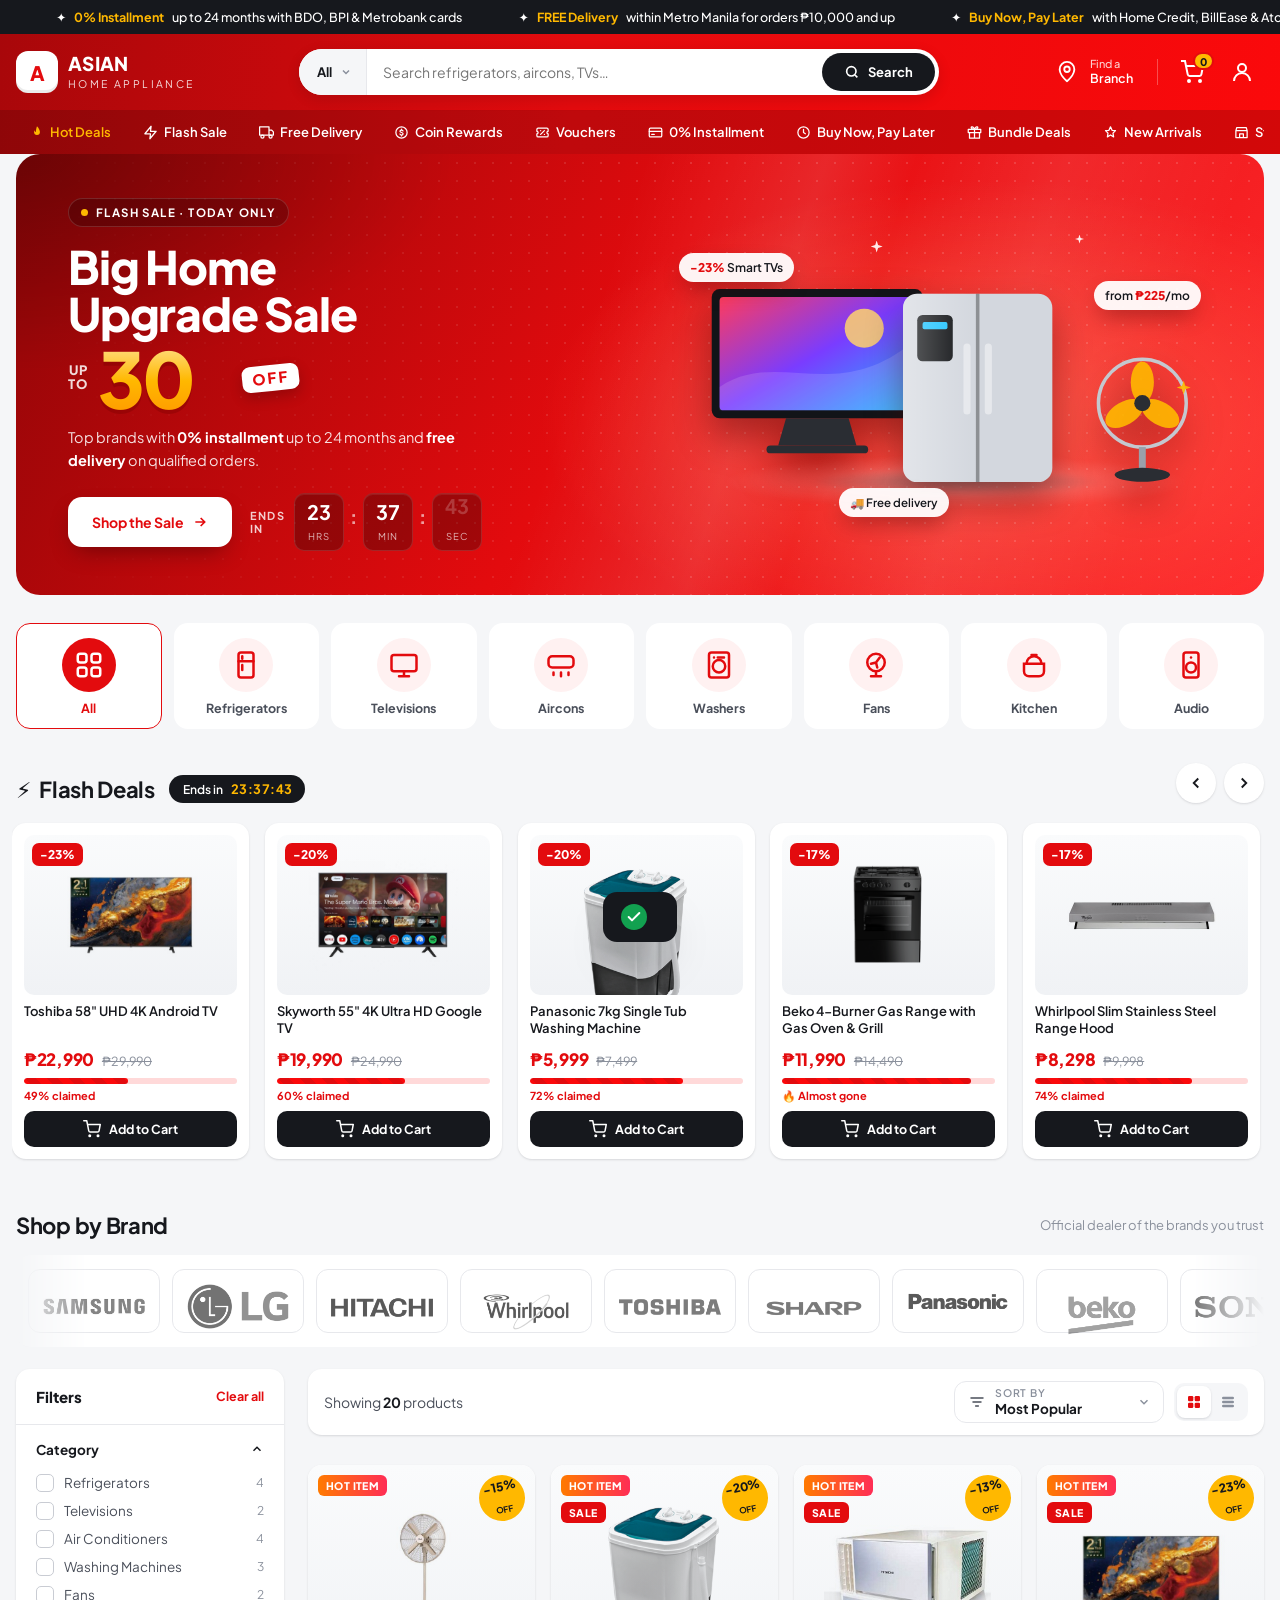
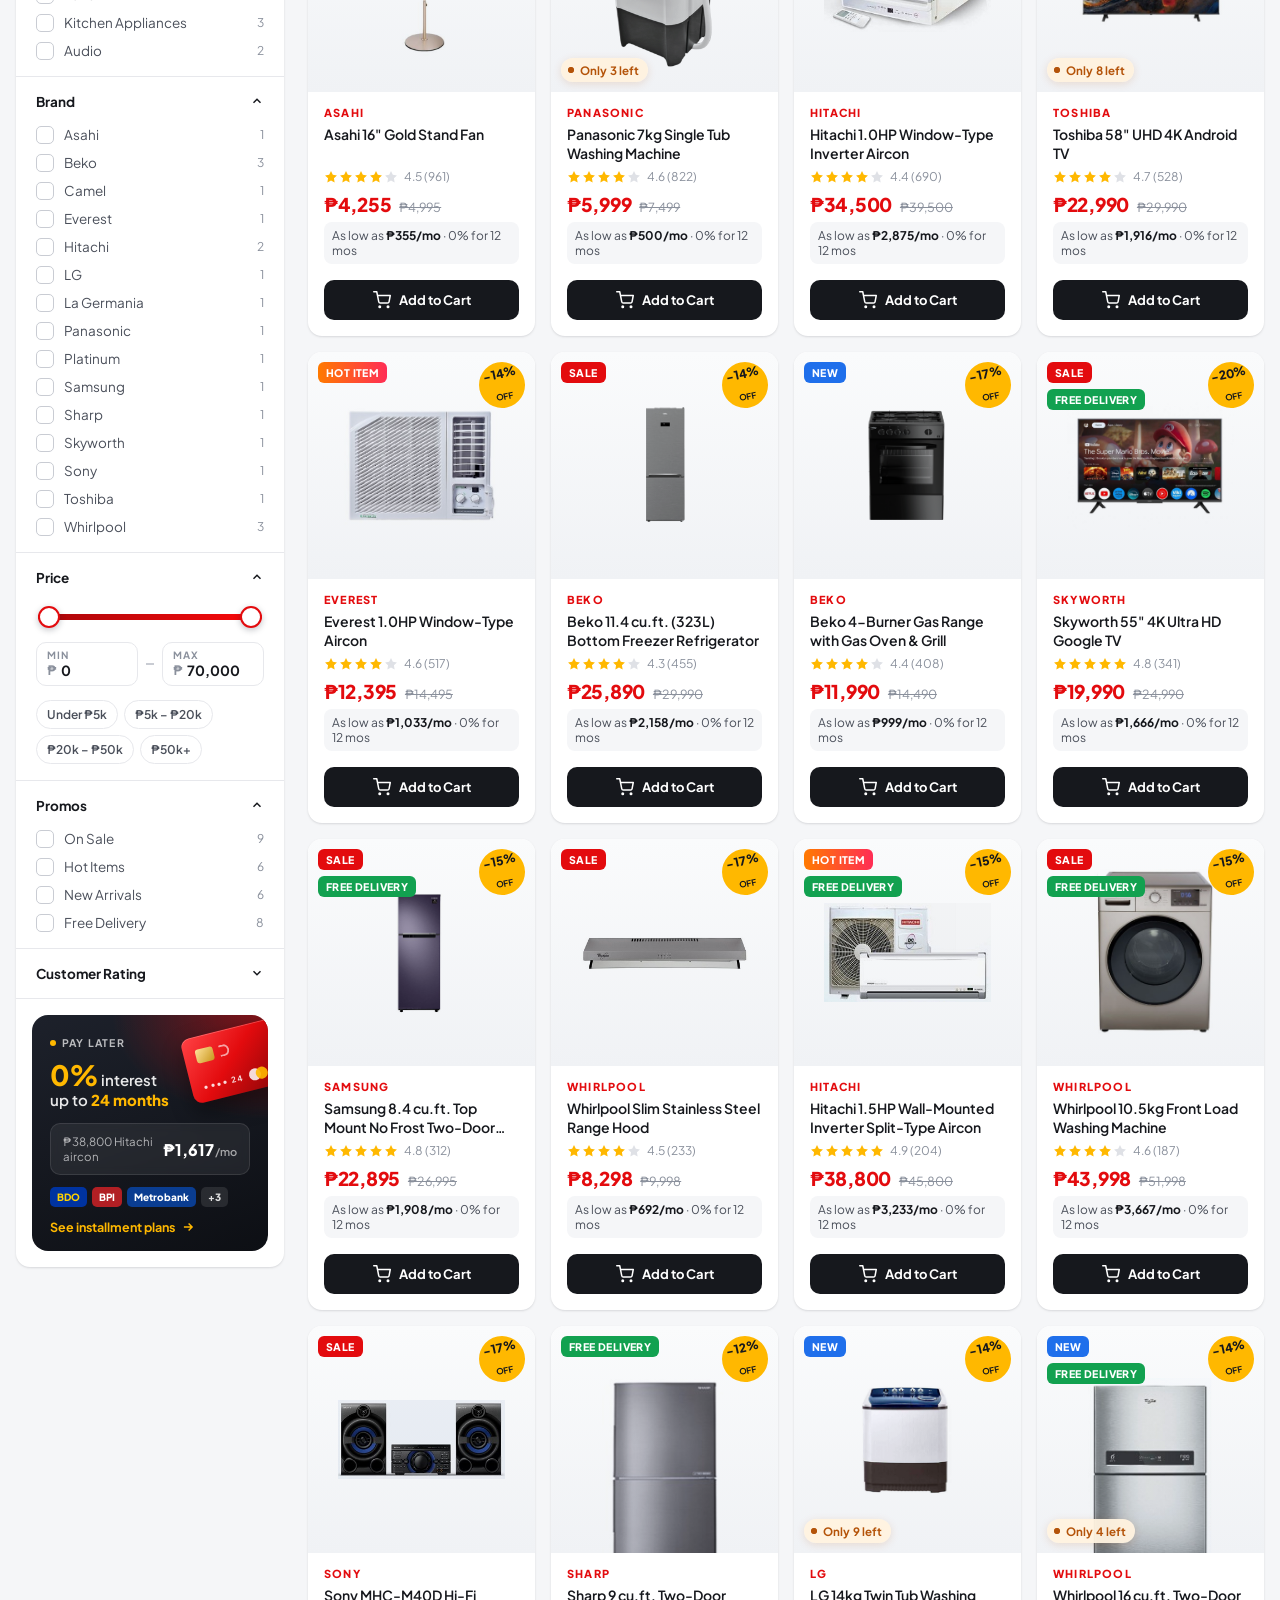
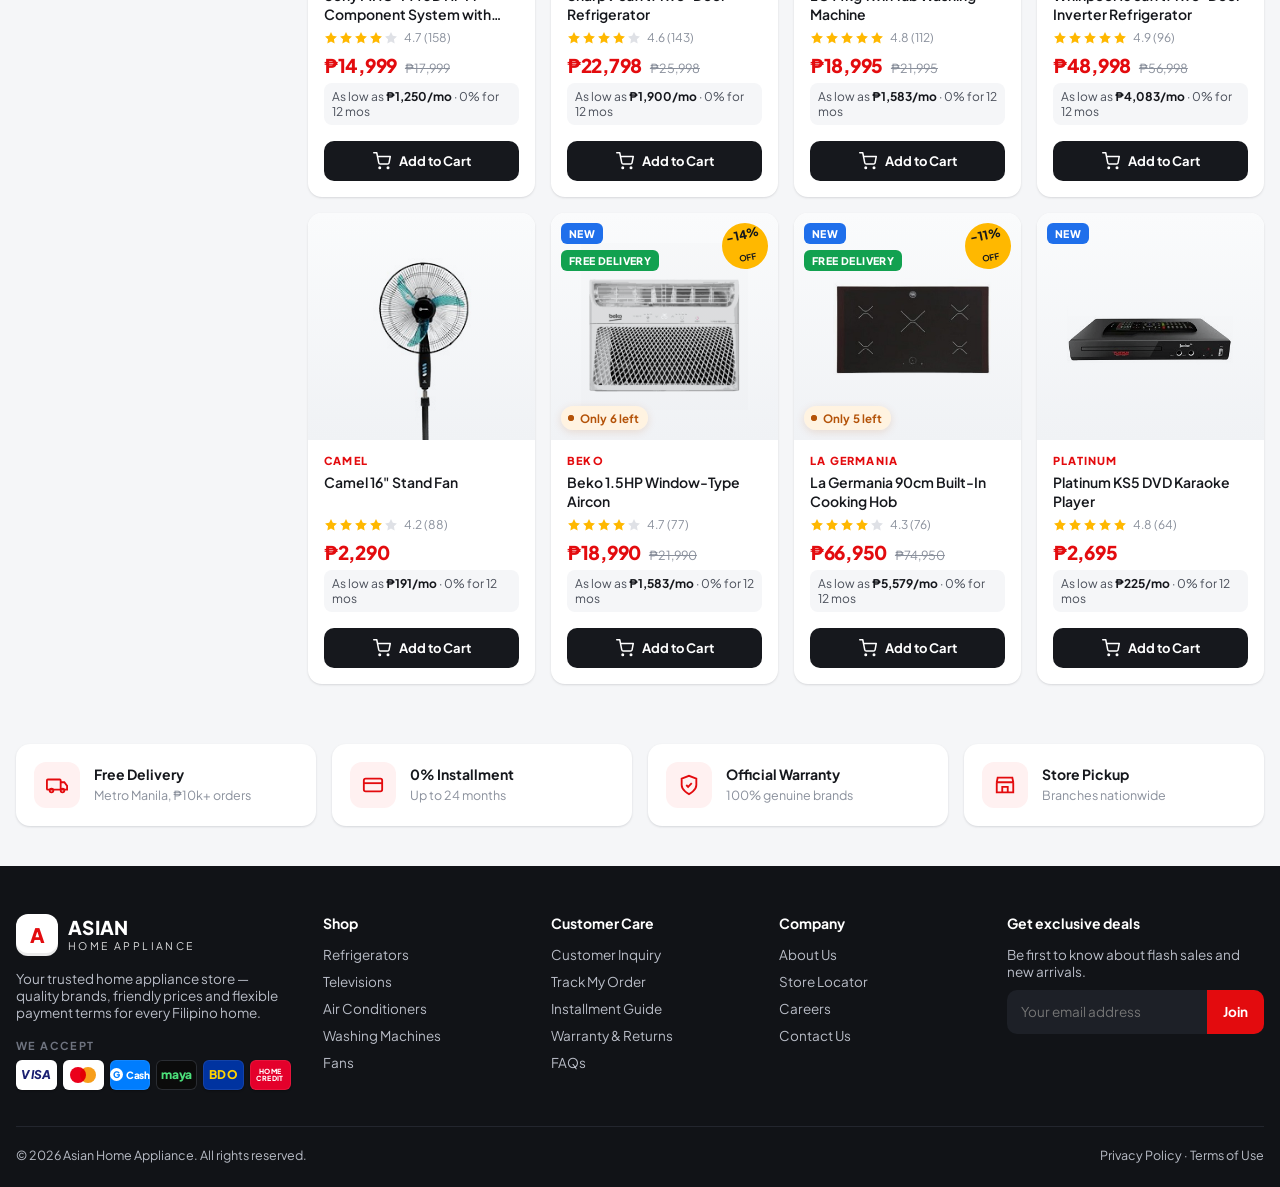
<file: asian-home-appliance/index.html>
<!DOCTYPE html>
<html lang="en">
<head>
  <meta charset="UTF-8">
  <meta name="viewport" content="width=device-width, initial-scale=1.0">
  <title>All Products | Asian Home Appliance</title>
  <link rel="preconnect" href="https://fonts.googleapis.com">
  <link href="https://fonts.googleapis.com/css2?family=Plus+Jakarta+Sans:wght@400;500;600;700;800&display=swap" rel="stylesheet">
  <link rel="stylesheet" href="styles.css">
</head>
<body>
  <div id="chrome-top"></div>

  <main class="container page-enter">
    <!-- Flash sale hero -->
    <section class="plp-hero">
      <div class="hero-copy">
        <span class="eyebrow"><i></i>Flash Sale · Today Only</span>
        <h1>Big Home<br>Upgrade Sale</h1>
        <div class="hero-deal">
          <span class="upto">Up<br>to</span>
          <span class="pct">30<sup>%</sup></span>
          <span class="off">OFF</span>
        </div>
        <p>Top brands with <b>0% installment</b> up to 24 months and <b>free delivery</b> on qualified orders.</p>
        <div class="hero-row">
          <a class="btn hero-cta" href="#listing">Shop the Sale
            <svg width="16" height="16" viewBox="0 0 24 24" fill="none" stroke="currentColor" stroke-width="2.5"><path d="M5 12h14M13 6l6 6-6 6"/></svg>
          </a>
          <div class="countdown" id="countdown" aria-label="Sale ends in">
            <span class="cd-label">Ends in</span>
            <div><b data-u="h">00</b><small>Hrs</small></div><i>:</i>
            <div><b data-u="m">00</b><small>Min</small></div><i>:</i>
            <div><b data-u="s">00</b><small>Sec</small></div>
          </div>
        </div>
      </div>
      <div class="hero-stage" id="heroArt" aria-hidden="true"></div>
    </section>

    <!-- Category tiles -->
    <section class="cat-tiles" id="catTiles"></section>
    <div class="tiles-scroll" id="tilesScroll" aria-hidden="true"><span></span></div>


    <!-- Flash deals -->
    <section class="deals reveal" aria-labelledby="dealsTitle">
      <div class="section-head">
        <div class="deals-title">
          <h2 id="dealsTitle"><span class="bolt">⚡</span> Flash Deals</h2>
          <span class="deals-timer">Ends in <b id="dealsTimer">00:00:00</b></span>
        </div>
        <div class="arrows">
          <button aria-label="Previous deals" id="dealsPrev"><svg width="18" height="18" viewBox="0 0 24 24" fill="none" stroke="currentColor" stroke-width="2.5"><path d="M15 18l-6-6 6-6"/></svg></button>
          <button aria-label="Next deals" id="dealsNext"><svg width="18" height="18" viewBox="0 0 24 24" fill="none" stroke="currentColor" stroke-width="2.5"><path d="M9 18l6-6-6-6"/></svg></button>
        </div>
      </div>
      <div class="rail deals-rail" id="dealsRail"></div>
    </section>

    <!-- Brands -->
    <section class="brands reveal" aria-labelledby="brandsTitle">
      <div class="section-head">
        <h2 id="brandsTitle">Shop by Brand</h2>
        <span class="brands-sub">Official dealer of the brands you trust</span>
      </div>
      <div class="brand-marquee"><div class="brand-track" id="brandTrack"></div></div>
    </section>

    <!-- Listing -->
    <section class="plp" id="listing">
      <aside class="filters" id="filters" aria-label="Filters">
        <div class="filters-head">
          <h3>Filters</h3>
          <button id="clearAll">Clear all</button>
        </div>

        <details class="f-group" open>
          <summary>Category <svg class="chev" width="14" height="14" viewBox="0 0 24 24" fill="none" stroke="currentColor" stroke-width="2.5"><path d="M6 9l6 6 6-6"/></svg></summary>
          <div class="f-body" id="fCat"></div>
        </details>

        <details class="f-group" open>
          <summary>Brand <svg class="chev" width="14" height="14" viewBox="0 0 24 24" fill="none" stroke="currentColor" stroke-width="2.5"><path d="M6 9l6 6 6-6"/></svg></summary>
          <div class="f-body" id="fBrand"></div>
        </details>

        <details class="f-group" open>
          <summary>Price <svg class="chev" width="14" height="14" viewBox="0 0 24 24" fill="none" stroke="currentColor" stroke-width="2.5"><path d="M6 9l6 6 6-6"/></svg></summary>
          <div class="f-body price-range">
            <div class="dual-range" id="dualRange">
              <div class="dr-track"><i class="dr-fill" id="drFill"></i></div>
              <input type="range" id="priceMin" min="0" max="70000" step="500" value="0" aria-label="Minimum price">
              <input type="range" id="priceMax" min="0" max="70000" step="500" value="70000" aria-label="Maximum price">
            </div>
            <div class="price-inputs">
              <label><small>Min</small><span>₱</span><input type="text" inputmode="numeric" id="minBox" value="0" aria-label="Minimum price"></label>
              <i class="dash"></i>
              <label><small>Max</small><span>₱</span><input type="text" inputmode="numeric" id="maxBox" value="70,000" aria-label="Maximum price"></label>
            </div>
            <div class="price-presets" id="pricePresets">
              <button type="button" data-min="0" data-max="5000">Under ₱5k</button>
              <button type="button" data-min="5000" data-max="20000">₱5k – ₱20k</button>
              <button type="button" data-min="20000" data-max="50000">₱20k – ₱50k</button>
              <button type="button" data-min="50000" data-max="70000">₱50k+</button>
            </div>
          </div>
        </details>

        <details class="f-group" open>
          <summary>Promos <svg class="chev" width="14" height="14" viewBox="0 0 24 24" fill="none" stroke="currentColor" stroke-width="2.5"><path d="M6 9l6 6 6-6"/></svg></summary>
          <div class="f-body" id="fTag"></div>
        </details>

        <details class="f-group">
          <summary>Customer Rating <svg class="chev" width="14" height="14" viewBox="0 0 24 24" fill="none" stroke="currentColor" stroke-width="2.5"><path d="M6 9l6 6 6-6"/></svg></summary>
          <div class="f-body" id="fRating"></div>
        </details>

        <a class="filter-promo" href="#" aria-label="0% installment up to 24 months — see plans">
          <div class="fp-card" aria-hidden="true">
            <span class="fp-chip"></span>
            <span class="fp-wave"></span>
            <span class="fp-num">•••• 24</span>
            <span class="fp-brand"><i></i><i></i></span>
          </div>
          <span class="fp-eyebrow"><i></i>Pay Later</span>
          <p class="fp-title"><b>0%</b> interest<br>up to <b>24 months</b></p>
          <div class="fp-calc">
            <span>₱38,800 Hitachi aircon</span>
            <strong>₱1,617<small>/mo</small></strong>
          </div>
          <div class="fp-banks"><span>BDO</span><span>BPI</span><span>Metrobank</span><span>+3</span></div>
          <span class="fp-cta">See installment plans <svg width="14" height="14" viewBox="0 0 24 24" fill="none" stroke="currentColor" stroke-width="2.5"><path d="M5 12h14M13 6l6 6-6 6"/></svg></span>
        </a>
      </aside>

      <div>
        <div class="toolbar">
          <button class="btn btn-ghost mobile-filter-btn" id="openFilters">
            <svg width="16" height="16" viewBox="0 0 24 24" fill="none" stroke="currentColor" stroke-width="2.5"><path d="M4 6h16M7 12h10M10 18h4"/></svg>Filters
          </button>
          <p class="count">Showing <b id="count">0</b> products</p>
          <div class="toolbar-right">
            <div class="dd sort" id="sort">
              <button class="dd-btn sort-btn" type="button" aria-haspopup="listbox" aria-expanded="false" aria-label="Sort products">
                <svg width="16" height="16" viewBox="0 0 24 24" fill="none" stroke="currentColor" stroke-width="2.2" stroke-linecap="round"><path d="M3 6h18M6 12h12M10 18h4"/></svg>
                <span class="sort-text"><small>Sort by</small><b class="dd-label">Most Popular</b></span>
                <svg class="dd-chev" width="14" height="14" viewBox="0 0 24 24" fill="none" stroke="currentColor" stroke-width="2.5"><path d="M6 9l6 6 6-6"/></svg>
              </button>
              <ul class="dd-menu" role="listbox" tabindex="-1" aria-label="Sort by">
                <li role="option" data-value="pop" aria-selected="true"><span class="si">🔥</span>Most Popular</li>
                <li role="option" data-value="low"><span class="si">↑</span>Price: Low to High</li>
                <li role="option" data-value="high"><span class="si">↓</span>Price: High to Low</li>
                <li role="option" data-value="disc"><span class="si">%</span>Biggest Discount</li>
                <li role="option" data-value="rating"><span class="si">★</span>Top Rated</li>
              </ul>
            </div>
            <div class="view-toggle" role="group" aria-label="View">
              <button class="on" data-view="grid" aria-label="Grid view"><svg width="16" height="16" viewBox="0 0 24 24" fill="currentColor"><rect x="3" y="3" width="8" height="8" rx="2"/><rect x="13" y="3" width="8" height="8" rx="2"/><rect x="3" y="13" width="8" height="8" rx="2"/><rect x="13" y="13" width="8" height="8" rx="2"/></svg></button>
              <button data-view="list" aria-label="List view"><svg width="16" height="16" viewBox="0 0 24 24" fill="currentColor"><rect x="3" y="4" width="18" height="4" rx="2"/><rect x="3" y="10" width="18" height="4" rx="2"/><rect x="3" y="16" width="18" height="4" rx="2"/></svg></button>
            </div>
          </div>
        </div>
        <div class="active-chips" id="chips"></div>
        <div class="grid" id="grid"></div>
      </div>
    </section>
  </main>

  <div class="scrim" id="scrim"></div>
  <!-- All categories modal -->
  <div class="modal cat-modal" id="catModal" role="dialog" aria-modal="true" aria-labelledby="catModalTitle" aria-hidden="true">
    <div class="cm-panel">
      <header class="cm-head">
        <div>
          <h2 id="catModalTitle">Browse all categories</h2>
          <p>Find what you need for every room.</p>
        </div>
        <button class="x-btn" data-close aria-label="Close categories"><svg width="18" height="18" viewBox="0 0 24 24" fill="none" stroke="currentColor" stroke-width="2.5"><path d="M18 6L6 18M6 6l12 12"/></svg></button>
      </header>
      <div class="cm-body">
        <div class="cm-sec"><h4>Shop online</h4><span id="cmTotal"></span></div>
        <div class="cm-grid" id="cmGrid"></div>
        <div class="cm-sec"><h4><svg width="13" height="13" viewBox="0 0 24 24" fill="none" stroke="currentColor" stroke-width="2.5"><path d="M12 22s-8-6.5-8-13a8 8 0 0 1 16 0c0 6.5-8 13-8 13z"/><circle cx="12" cy="9" r="3"/></svg>Available at our branches</h4></div>
        <div class="cm-depts" id="cmDepts"></div>
      </div>
    </div>
  </div>
  <div id="chrome-bottom"></div>

  <script src="data.js"></script>
  <script>
    const params = new URLSearchParams(location.search);
    const state = {
      cats: new Set(params.get("cat") ? [params.get("cat")] : []),
      brands: new Set(),
      tags: new Set(params.get("tag") ? [params.get("tag")] : []),
      minPrice: 0,
      maxPrice: 70000,
      minRating: 0,
      sort: "pop",
      q: (params.get("q") || "").toLowerCase(),
    };
    const TAG_LABEL = { sale: "On Sale", hot: "Hot Items", new: "New Arrivals", free: "Free Delivery" };

    renderChrome(params.get("cat"));

    /* Hero art */
    document.getElementById("heroArt").innerHTML = `
      <span class="podium"></span>
      <span class="spark s1"></span><span class="spark s2"></span><span class="spark s3"></span>
      <div class="hs-item hs-tv">${ART.tv()}</div>
      <div class="hs-item hs-fridge">${ART.sbs("#d3d7de")}</div>
      <div class="hs-item hs-fan">${ART.fan("#ffb800")}</div>
      <span class="hs-tag t1"><b>-23%</b> Smart TVs</span>
      <span class="hs-tag t2">from <b>₱225</b>/mo</span>
      <span class="hs-tag t3">🚚 Free delivery</span>`;

    /* Countdown to midnight */
    function tick() {
      const end = new Date(); end.setHours(23, 59, 59, 999);
      let s = Math.max(0, Math.floor((end - new Date()) / 1000));
      const parts = { h: Math.floor(s / 3600), m: Math.floor(s % 3600 / 60), s: s % 60 };
      document.getElementById("dealsTimer").textContent = [parts.h, parts.m, parts.s].map(n => String(n).padStart(2, "0")).join(":");
      document.querySelectorAll("#countdown b").forEach(b => {
        const v = String(parts[b.dataset.u]).padStart(2, "0");
        if (b.textContent !== v) { b.textContent = v; b.animate([{ transform: "translateY(-6px)", opacity: .2 }, { transform: "none", opacity: 1 }], { duration: 350, easing: "ease-out" }); }
      });
    }
    tick(); setInterval(tick, 1000);

    /* Category tiles */
    const tiles = document.getElementById("catTiles");
    tiles.innerHTML = [["all", "All"], ...CATEGORIES.map(c => [c, c.replace(" Appliances", "").replace("Washing Machines", "Washers").replace("Air Conditioners", "Aircons")])]
      .map(([key, label]) => `<button class="cat-tile" data-tile="${key}"><span class="ico">${CAT_ICON[key]}</span>${label}</button>`).join("");
    tiles.addEventListener("click", e => {
      const t = e.target.closest("[data-tile]"); if (!t) return;
      state.cats.clear();
      if (t.dataset.tile !== "all") state.cats.add(t.dataset.tile);
      syncChecks(); update(true);
    });
    /* Shopee-style scroll indicator: thumb width = visible share, position = scroll progress */
    const bar = document.getElementById("tilesScroll"), thumb = bar.firstElementChild;
    function syncTilesBar() {
      const { scrollWidth: sw, clientWidth: cw, scrollLeft: sl } = tiles;
      bar.hidden = sw <= cw + 1;
      if (bar.hidden) return;
      const w = cw / sw * 100;
      thumb.style.width = w + "%";
      thumb.style.transform = `translateX(${sl / (sw - cw) * (100 / w * (100 - w))}%)`;
    }
    tiles.addEventListener("scroll", syncTilesBar, { passive: true });
    addEventListener("resize", syncTilesBar);
    syncTilesBar();

    /* All-categories modal: compact icon list (appliance categories + sample in-store departments) */
    const ico = paths => `<svg viewBox="0 0 24 24" fill="none" stroke="#e30b0e" stroke-width="2" stroke-linecap="round" stroke-linejoin="round">${paths}</svg>`;
    const DEPTS = [
      ["Furniture", ico('<path d="M4 11V8a2 2 0 0 1 2-2h12a2 2 0 0 1 2 2v3"/><path d="M2 13a2 2 0 0 1 4 0v2h12v-2a2 2 0 0 1 4 0v5H2z"/><path d="M5 18v2M19 18v2"/>')],
      ["Mobile & Tablets", ico('<rect x="7" y="2" width="10" height="20" rx="2"/><path d="M11 18h2"/>')],
      ["Personal Care", ico('<path d="M14 6a6 6 0 1 0 0 8"/><path d="M14 6h7v8h-7"/><path d="M9 14l-2 8"/>')],
      ["Water Heaters", ico('<path d="M12 2s6 7 6 12a6 6 0 0 1-12 0c0-5 6-12 6-12z"/>')],
      ["Ventilation", ico('<circle cx="12" cy="12" r="9"/><path d="M12 12c0-4 2-6 4-6M12 12c-4 0-6 2-6 4M12 12c0 4-2 6-4 6M12 12c4 0 6-2 6-4"/>')],
    ];
    const arrow = `<svg class="cm-go" width="14" height="14" viewBox="0 0 24 24" fill="none" stroke="currentColor" stroke-width="2.5"><path d="M9 18l6-6-6-6"/></svg>`;
    const tile = (key, icon, name, count, cls = "") =>
      `<button class="cm-tile ${cls}" data-cm-cat="${key}"><span class="ico">${icon}</span><span class="cm-t"><b>${name}</b><small>${count} items</small></span>${arrow}</button>`;
    document.getElementById("cmTotal").textContent = `${PRODUCTS.length} products`;
    document.getElementById("cmGrid").innerHTML =
      tile("all", CAT_ICON.all, "All Products", PRODUCTS.length, "all") +
      CATEGORIES.map(c => tile(c, CAT_ICON[c], c, PRODUCTS.filter(p => p.cat === c).length)).join("");
    document.getElementById("cmDepts").innerHTML =
      DEPTS.map(([t, icon]) => `<button class="cm-dept" data-dept="${t}">${icon}${t}</button>`).join("");
    const catModal = document.getElementById("catModal");
    function openCatModal() {
      catModal.classList.add("open"); catModal.setAttribute("aria-hidden", "false");
      document.getElementById("overlay").classList.add("show");
      document.body.classList.add("lock");
      setTimeout(() => catModal.querySelector(".x-btn").focus(), 50);
    }
    catModal.addEventListener("click", e => {
      if (e.target === catModal) return closeOverlays();
      const pick = e.target.closest("[data-cm-cat]");
      if (pick) {
        state.cats.clear(); state.q = "";
        if (pick.dataset.cmCat !== "all") state.cats.add(pick.dataset.cmCat);
        closeOverlays(); syncChecks(); update(true);
      }
      const dept = e.target.closest("[data-dept]");
      if (dept) toast(`${dept.dataset.dept} is part of the full Asian Home Appliance catalog`);
    });

    /* Flash deals: biggest discounts */
    const deals = [...PRODUCTS].filter(p => discountOf(p) > 0).sort((a, b) => discountOf(b) - discountOf(a)).slice(0, 8);
    document.getElementById("dealsRail").innerHTML = deals.map((p, i) => {
      const claimed = Math.min(94, 38 + (p.reviews * 7) % 55);
      return `
      <article class="deal-card" style="--i:${i}">
        <a class="deal-media" href="product.html?id=${p.id}" aria-label="${p.name}">
          <span class="deal-off">-${discountOf(p)}%</span>
          ${visual(p)}
        </a>
        <a class="deal-name" href="product.html?id=${p.id}">${p.name}</a>
        <div class="price-row"><span class="price">${peso(p.price)}</span><span class="was">${peso(p.was)}</span></div>
        <div class="deal-bar"><div class="bar"><i data-w="${claimed}"></i></div><span>${claimed >= 80 ? "🔥 Almost gone" : `${claimed}% claimed`}</span></div>
        <button class="add-btn" data-add="${p.id}">${ICON.cart}<span>Add to Cart</span></button>
      </article>`;
    }).join("");
    const dealsRail = document.getElementById("dealsRail");
    document.getElementById("dealsNext").onclick = () => dealsRail.scrollBy({ left: dealsRail.clientWidth * .8 });
    document.getElementById("dealsPrev").onclick = () => dealsRail.scrollBy({ left: -dealsRail.clientWidth * .8 });
    /* fill the claimed bars when the row scrolls into view */
    new IntersectionObserver((es, o) => es.forEach(en => {
      if (!en.isIntersecting) return;
      dealsRail.querySelectorAll(".deal-bar i").forEach(i => i.style.width = i.dataset.w + "%");
      o.disconnect();
    }), { threshold: .3 }).observe(dealsRail);

    /* Brand strip (click a logo to filter by that brand) */
    const brandList = Object.keys(BRAND_LOGO).filter(b => PRODUCTS.some(p => p.brand === b));
    const brandHTML = brandList.map(b => `<button class="brand-logo" data-brand="${b}" aria-label="Shop ${b}"><img src="images/brands/${BRAND_LOGO[b]}" alt="${b}" loading="lazy"></button>`).join("");
    document.getElementById("brandTrack").innerHTML = brandHTML + brandHTML.replace(/<button /g, '<button tabindex="-1" aria-hidden="true" ');
    document.getElementById("brandTrack").addEventListener("click", e => {
      const b = e.target.closest("[data-brand]"); if (!b) return;
      const name = b.dataset.brand;
      const only = state.brands.size === 1 && state.brands.has(name);
      state.brands.clear();
      if (!only) state.brands.add(name);
      syncChecks(); update(true);
    });

    /* Filter groups */
    const countBy = key => PRODUCTS.reduce((m, p) => (m[p[key]] = (m[p[key]] || 0) + 1, m), {});
    const checkHTML = (group, val, label, n) => `
      <label class="check"><input type="checkbox" data-group="${group}" value="${val}">
        <span class="box"><svg viewBox="0 0 24 24"><path d="M5 12l5 5 9-10"/></svg></span>${label}<span class="n">${n}</span></label>`;
    const cc = countBy("cat"), bc = countBy("brand");
    document.getElementById("fCat").innerHTML = CATEGORIES.map(c => checkHTML("cats", c, c, cc[c])).join("");
    document.getElementById("fBrand").innerHTML = Object.keys(bc).sort().map(b => checkHTML("brands", b, b, bc[b])).join("");
    document.getElementById("fTag").innerHTML = Object.entries(TAG_LABEL).map(([k, l]) => checkHTML("tags", k, l, PRODUCTS.filter(p => p.tags.includes(k)).length)).join("");
    document.getElementById("fRating").innerHTML = [4.5, 4, 0].map(r =>
      `<label class="rating-opt"><input type="radio" name="rating" value="${r}" ${r === 0 ? "checked" : ""}>${r ? starsHTML(r) + ` ${r} & up` : "Any rating"}</label>`).join("");

    function syncChecks() {
      document.querySelectorAll("[data-group]").forEach(i => i.checked = state[i.dataset.group].has(i.value));
      const active = state.cats.size === 1 ? [...state.cats][0] : state.cats.size ? null : "all";
      document.querySelectorAll(".cat-tile").forEach(t => t.classList.toggle("active", t.dataset.tile === active));
      document.querySelectorAll(".cat-nav [data-tag]").forEach(a => a.classList.toggle("active", state.tags.size === 1 && state.tags.has(a.dataset.tag)));
      document.querySelectorAll(".brand-logo").forEach(b => b.classList.toggle("on", state.brands.has(b.dataset.brand)));
    }

    document.getElementById("filters").addEventListener("change", e => {
      const i = e.target;
      if (i.dataset.group) { i.checked ? state[i.dataset.group].add(i.value) : state[i.dataset.group].delete(i.value); syncChecks(); }
      if (i.name === "rating") state.minRating = +i.value;
      if (i.closest(".price-range")) return;
      update();
    });
    /* Dual-thumb price range + typed min/max + presets */
    const PMAX = 70000, GAP = 1000;
    const pMin = document.getElementById("priceMin"), pMax = document.getElementById("priceMax");
    const minBox = document.getElementById("minBox"), maxBox = document.getElementById("maxBox");
    const fmtNum = n => Math.round(n).toLocaleString("en-PH");
    const parseNum = s => +String(s).replace(/[^0-9]/g, "") || 0;
    function setPrice(min, max, fromInput) {
      min = Math.max(0, Math.min(min, PMAX - GAP));
      max = Math.min(PMAX, Math.max(max, min + GAP));
      state.minPrice = min; state.maxPrice = max;
      pMin.value = min; pMax.value = max;
      if (fromInput !== minBox) minBox.value = fmtNum(min);
      if (fromInput !== maxBox) maxBox.value = fmtNum(max);
      const fill = document.getElementById("drFill");
      fill.style.left = (min / PMAX * 100) + "%";
      fill.style.right = (100 - max / PMAX * 100) + "%";
      document.querySelectorAll("#pricePresets button").forEach(b => b.classList.toggle("on", +b.dataset.min === min && +b.dataset.max === max));
    }
    let priceTimer;
    const priceChanged = () => { clearTimeout(priceTimer); priceTimer = setTimeout(update, 150); };
    pMin.addEventListener("input", () => {
      if (+pMin.value > +pMax.value - GAP) pMin.value = +pMax.value - GAP;
      setPrice(+pMin.value, +pMax.value); priceChanged();
    });
    pMax.addEventListener("input", () => {
      if (+pMax.value < +pMin.value + GAP) pMax.value = +pMin.value + GAP;
      setPrice(+pMin.value, +pMax.value); priceChanged();
    });
    /* bring the thumb you grab to the front so overlapping thumbs stay draggable */
    [pMin, pMax].forEach(r => r.addEventListener("pointerdown", () => { pMin.style.zIndex = r === pMin ? 3 : 2; pMax.style.zIndex = r === pMax ? 3 : 2; }));
    [minBox, maxBox].forEach(box => {
      box.addEventListener("input", () => { box.value = box.value.replace(/[^0-9,]/g, ""); });
      box.addEventListener("change", () => { setPrice(parseNum(minBox.value), parseNum(maxBox.value) || PMAX); update(); });
      box.addEventListener("keydown", e => { if (e.key === "Enter") { e.preventDefault(); box.blur(); } });
    });
    document.getElementById("pricePresets").addEventListener("click", e => {
      const b = e.target.closest("button"); if (!b) return;
      setPrice(+b.dataset.min, +b.dataset.max); update();
    });
    const resetPrice = () => setPrice(0, PMAX);
    resetPrice();
    dropdown(document.getElementById("sort"), v => { state.sort = v; update(); });
    document.getElementById("clearAll").onclick = () => {
      state.cats.clear(); state.brands.clear(); state.tags.clear();
      state.minRating = 0; state.q = "";
      resetPrice();
      document.querySelector('[name=rating][value="0"]').checked = true;
      syncChecks(); update();
    };

    /* View toggle */
    document.querySelectorAll("[data-view]").forEach(b => b.onclick = () => {
      document.querySelectorAll("[data-view]").forEach(x => x.classList.toggle("on", x === b));
      document.getElementById("grid").classList.toggle("list", b.dataset.view === "list");
      update();
    });

    /* Mobile drawer */
    const filters = document.getElementById("filters"), scrim = document.getElementById("scrim");
    const drawer = open => { filters.classList.toggle("open", open); scrim.classList.toggle("show", open); };
    document.getElementById("openFilters").onclick = () => drawer(true);
    scrim.onclick = () => drawer(false);

    /* Active chips */
    function renderChips() {
      const chips = [];
      state.cats.forEach(v => chips.push(["cats", v, v]));
      state.brands.forEach(v => chips.push(["brands", v, v]));
      state.tags.forEach(v => chips.push(["tags", v, TAG_LABEL[v]]));
      if (state.minPrice > 0 || state.maxPrice < PMAX) chips.push(["price", "", state.minPrice > 0 && state.maxPrice < PMAX ? `${peso(state.minPrice)} – ${peso(state.maxPrice)}` : state.minPrice > 0 ? `${peso(state.minPrice)} & up` : `Under ${peso(state.maxPrice)}`]);
      if (state.minRating) chips.push(["rating", "", state.minRating + "★ & up"]);
      if (state.q) chips.push(["q", "", `“${state.q}”`]);
      document.getElementById("chips").innerHTML = chips.map(([g, v, l]) => `<button class="chip" data-chip="${g}" data-v="${v}">${l}<span class="x">×</span></button>`).join("");
    }
    document.getElementById("chips").addEventListener("click", e => {
      const c = e.target.closest("[data-chip]"); if (!c) return;
      const g = c.dataset.chip;
      if (g === "price") resetPrice();
      else if (g === "rating") { state.minRating = 0; document.querySelector('[name=rating][value="0"]').checked = true; }
      else if (g === "q") state.q = "";
      else state[g].delete(c.dataset.v);
      syncChecks(); update();
    });

    /* Filter + sort + render */
    let loadTimer;
    function update(scroll) {
      renderChips();
      const grid = document.getElementById("grid");
      grid.innerHTML = Array.from({ length: 4 }, () => `<div class="skeleton sk-card"></div>`).join("");
      clearTimeout(loadTimer);
      loadTimer = setTimeout(render, 280);
      if (scroll) document.querySelector(".plp").scrollIntoView({ block: "start" });
    }
    function results() {
      let list = PRODUCTS.filter(p =>
        (!state.cats.size || state.cats.has(p.cat)) &&
        (!state.brands.size || state.brands.has(p.brand)) &&
        (!state.tags.size || p.tags.some(t => state.tags.has(t))) &&
        p.price >= state.minPrice && p.price <= state.maxPrice &&
        p.rating >= state.minRating &&
        (!state.q || (p.name + p.brand + p.cat).toLowerCase().includes(state.q))
      );
      const by = { pop: (a, b) => b.reviews - a.reviews, low: (a, b) => a.price - b.price, high: (a, b) => b.price - a.price, disc: (a, b) => discountOf(b) - discountOf(a), rating: (a, b) => b.rating - a.rating };
      return list.sort(by[state.sort]);
    }
    function render() {
      const list = results();
      document.getElementById("count").textContent = list.length;
      document.getElementById("grid").innerHTML = list.length
        ? list.map(cardHTML).join("")
        : `<div class="empty"><b>No products match your filters</b>Try removing a filter or widening the price range.</div>`;
    }

    syncChecks();
    update();
  </script>
</body>
</html>
</file>
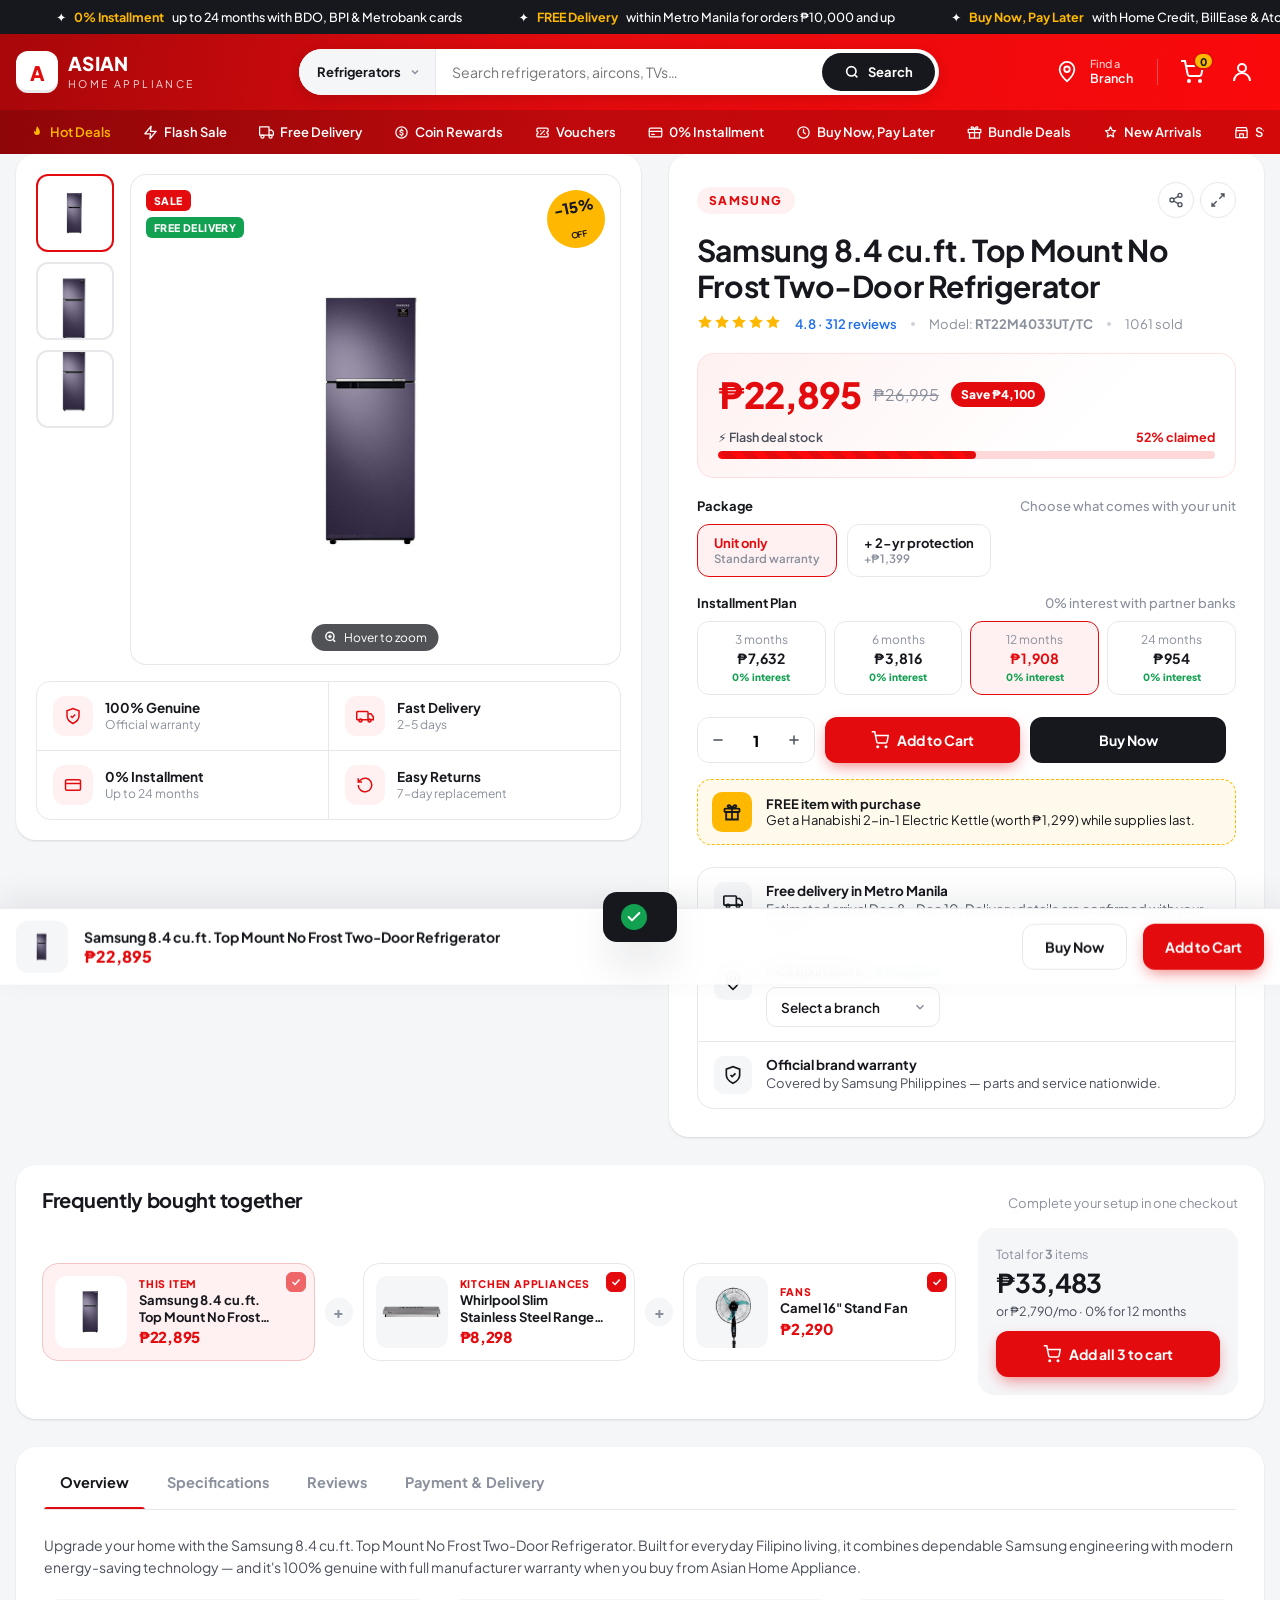
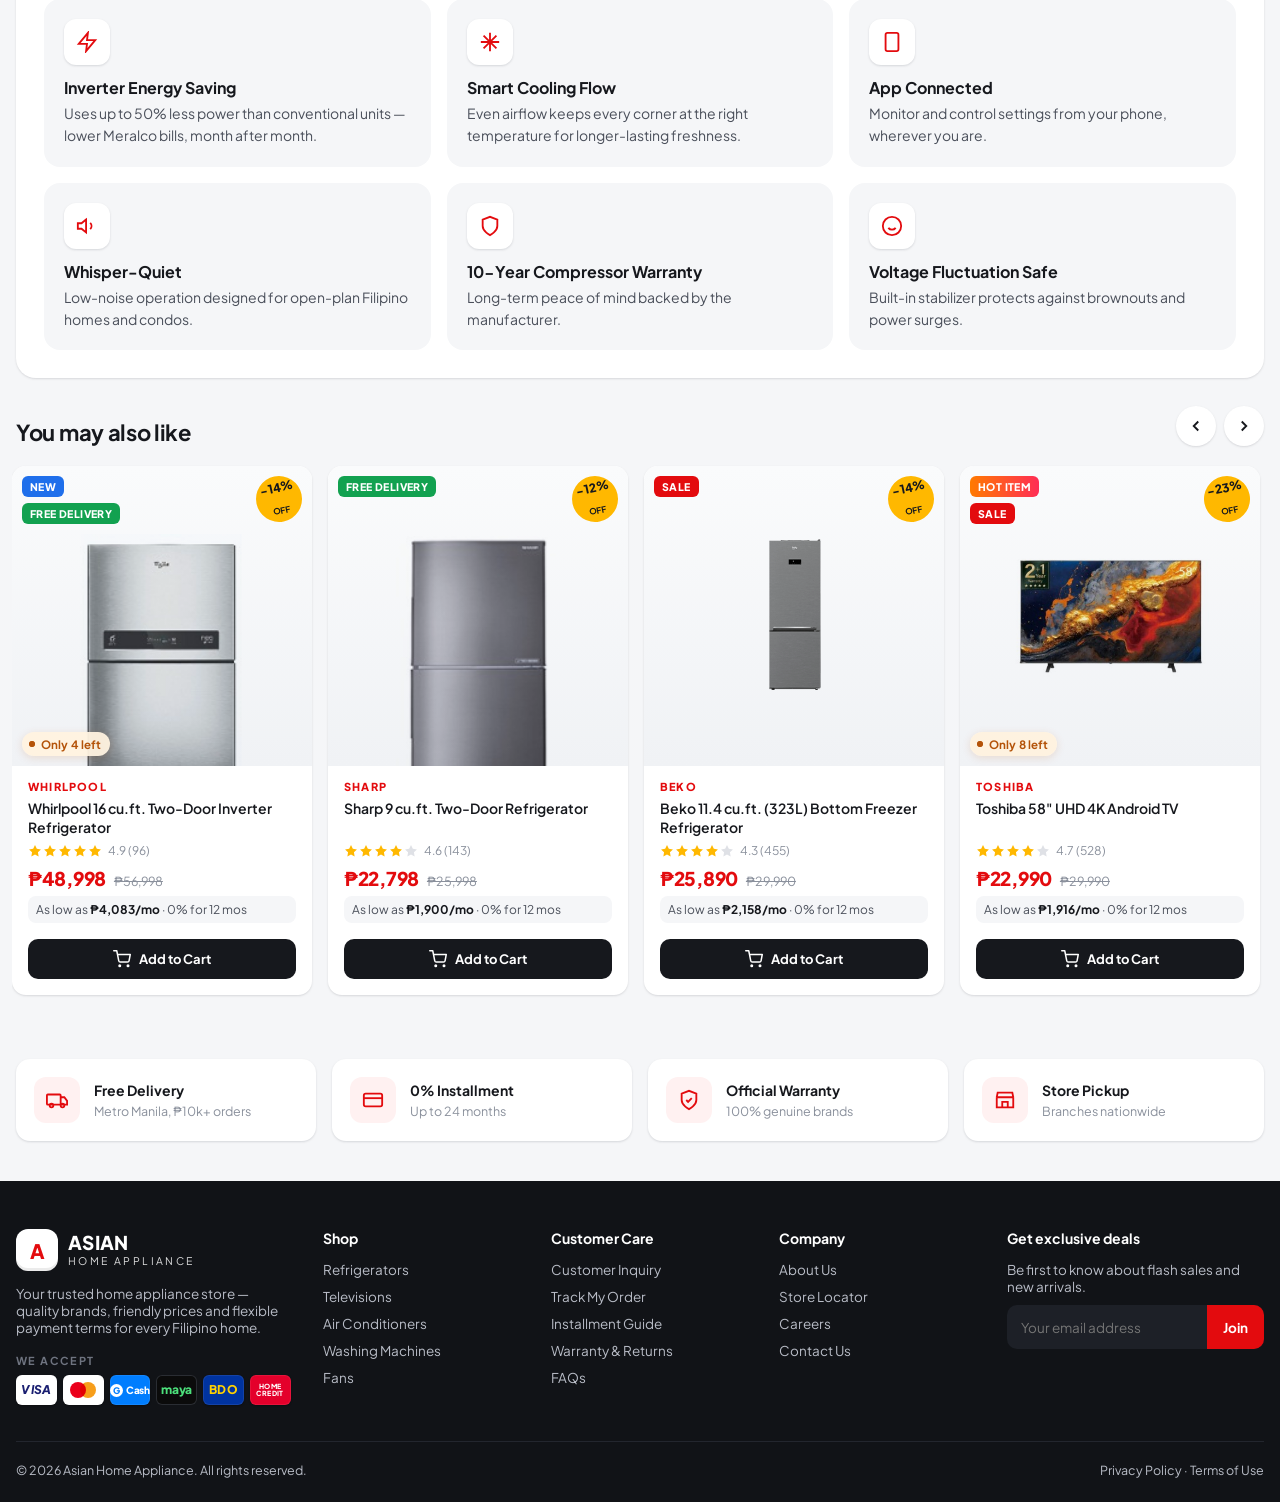
<file: asian-home-appliance/product.html>
<!DOCTYPE html>
<html lang="en">
<head>
  <meta charset="UTF-8">
  <meta name="viewport" content="width=device-width, initial-scale=1.0">
  <title>Product Details | Asian Home Appliance</title>
  <link rel="preconnect" href="https://fonts.googleapis.com">
  <link href="https://fonts.googleapis.com/css2?family=Plus+Jakarta+Sans:wght@400;500;600;700;800&display=swap" rel="stylesheet">
  <link rel="stylesheet" href="styles.css">
</head>
<body>
  <div id="chrome-top"></div>

  <main class="container page-enter">
    <section class="pdp">
      <!-- Gallery -->
      <div class="panel gallery">
        <div class="thumbs" id="thumbs"></div>
        <div class="stage" id="stage">
          <div class="card-badges" id="stageBadges"></div>
          <div class="discount-burst" id="stageBurst"></div>
          <div id="stageArt" style="display:contents"></div>
          <span class="stage-hint"><svg width="14" height="14" viewBox="0 0 24 24" fill="none" stroke="currentColor" stroke-width="2.5"><circle cx="11" cy="11" r="7"/><path d="M20 20l-3.5-3.5M11 8v6M8 11h6"/></svg>Hover to zoom</span>
        </div>
        <ul class="why-buy">
          <li><span><svg aria-hidden="true" width="18" height="18" viewBox="0 0 24 24" fill="none" stroke="currentColor" stroke-width="2"><path d="M12 22s8-4 8-10V5l-8-3-8 3v7c0 6 8 10 8 10z"/><path d="M9 12l2 2 4-4"/></svg></span><div><b>100% Genuine</b><small>Official warranty</small></div></li>
          <li><span><svg aria-hidden="true" width="18" height="18" viewBox="0 0 24 24" fill="none" stroke="currentColor" stroke-width="2"><rect x="1" y="6" width="15" height="11" rx="1"/><path d="M16 9h4l3 4v4h-7"/><circle cx="6" cy="18" r="2"/><circle cx="18" cy="18" r="2"/></svg></span><div><b>Fast Delivery</b><small>2–5 days</small></div></li>
          <li><span><svg aria-hidden="true" width="18" height="18" viewBox="0 0 24 24" fill="none" stroke="currentColor" stroke-width="2"><rect x="2" y="5" width="20" height="14" rx="2"/><path d="M2 10h20"/></svg></span><div><b>0% Installment</b><small>Up to 24 months</small></div></li>
          <li><span><svg aria-hidden="true" width="18" height="18" viewBox="0 0 24 24" fill="none" stroke="currentColor" stroke-width="2"><path d="M3 12a9 9 0 1 0 3-6.7L3 8"/><path d="M3 3v5h5"/></svg></span><div><b>Easy Returns</b><small>7-day replacement</small></div></li>
        </ul>
      </div>

      <!-- Product info -->
      <div class="panel info">
        <div class="brand-row">
          <span class="brand-pill" id="brand"></span>
          <div class="share">
            <button aria-label="Share" onclick="toast('Product link copied')"><svg width="16" height="16" viewBox="0 0 24 24" fill="none" stroke="currentColor" stroke-width="2"><circle cx="18" cy="5" r="3"/><circle cx="6" cy="12" r="3"/><circle cx="18" cy="19" r="3"/><path d="M8.6 13.5l6.8 4M15.4 6.5l-6.8 4"/></svg></button>
            <button aria-label="Compare" onclick="toast('Added to compare')"><svg width="16" height="16" viewBox="0 0 24 24" fill="none" stroke="currentColor" stroke-width="2"><path d="M16 3h5v5M8 21H3v-5M21 3l-7 7M3 21l7-7"/></svg></button>
          </div>
        </div>
        <h1 id="name"></h1>
        <div class="meta">
          <span id="rating"></span>
          <a href="#tabs" data-jump="reviews" id="reviewLink"></a>
          <span class="dot"></span>
          <span>Model: <b id="sku"></b></span>
          <span class="dot"></span>
          <span id="sold"></span>
        </div>

        <div class="price-box">
          <div class="row">
            <span class="big" id="price"></span>
            <span class="was" id="was" style="font-size:16px"></span>
            <span class="save-pill" id="save"></span>
          </div>
          <div class="flash-bar">
            <div class="lbl"><span>⚡ Flash deal stock</span><b id="claimedLbl"></b></div>
            <div class="bar"><i id="claimedBar"></i></div>
          </div>
        </div>

        <div class="opt-label">Package <span>Choose what comes with your unit</span></div>
        <div class="variants" id="variants"></div>

        <div class="opt-label">Installment Plan <span>0% interest with partner banks</span></div>
        <div class="inst-grid" id="inst"></div>

        <div class="buy-row">
          <div class="qty">
            <button aria-label="Decrease" id="minus"><svg width="14" height="14" viewBox="0 0 24 24" fill="none" stroke="currentColor" stroke-width="2.5" stroke-linecap="round"><path d="M5 12h14"/></svg></button>
            <input id="qty" value="1" inputmode="numeric" aria-label="Quantity">
            <button aria-label="Increase" id="plus"><svg width="14" height="14" viewBox="0 0 24 24" fill="none" stroke="currentColor" stroke-width="2.5" stroke-linecap="round"><path d="M12 5v14M5 12h14"/></svg></button>
          </div>
          <button class="btn btn-primary" id="addCart"><svg width="18" height="18" viewBox="0 0 24 24" fill="none" stroke="currentColor" stroke-width="2"><circle cx="9" cy="21" r="1"/><circle cx="20" cy="21" r="1"/><path d="M1 1h4l2.7 13.4a2 2 0 0 0 2 1.6h9.7a2 2 0 0 0 2-1.6L23 6H6"/></svg>Add to Cart</button>
          <button class="btn btn-dark" id="buyNow">Buy Now</button>
        </div>

        <div class="freebie">
          <span class="gift"><svg width="20" height="20" viewBox="0 0 24 24" fill="none" stroke="#16181d" stroke-width="2.2"><rect x="3" y="8" width="18" height="4" rx="1"/><path d="M12 8v13M5 12v9h14v-9M12 8S10 3 7.5 4 9 8 12 8zM12 8s2-5 4.5-4S15 8 12 8z"/></svg></span>
          <span><b>FREE item with purchase</b>Get a Hanabishi 2-in-1 Electric Kettle (worth ₱1,299) while supplies last.</span>
        </div>

        <div class="delivery">
          <div>
            <span class="di"><svg width="20" height="20" viewBox="0 0 24 24" fill="none" stroke="currentColor" stroke-width="2"><rect x="1" y="6" width="15" height="11" rx="1"/><path d="M16 9h4l3 4v4h-7"/><circle cx="6" cy="18" r="2"/><circle cx="18" cy="18" r="2"/></svg></span>
            <span><b>Free delivery in Metro Manila</b>Estimated arrival <span id="eta"></span>. Delivery details are confirmed with your order.</span>
          </div>
          <div>
            <span class="di"><svg width="20" height="20" viewBox="0 0 24 24" fill="none" stroke="currentColor" stroke-width="2"><path d="M12 22s-8-6.5-8-13a8 8 0 0 1 16 0c0 6.5-8 13-8 13z"/><circle cx="12" cy="9" r="3"/></svg></span>
            <span><b>Pick up in store <span class="branch-status" id="branchStatus">● Available</span></b>
              <div class="dd branch-dd" id="branch">
                <button class="dd-btn branch-btn" type="button" aria-haspopup="listbox" aria-expanded="false" aria-label="Select a branch">
                  <span class="dd-label">Select a branch</span>
                  <svg class="dd-chev" width="14" height="14" viewBox="0 0 24 24" fill="none" stroke="currentColor" stroke-width="2.5"><path d="M6 9l6 6 6-6"/></svg>
                </button>
                <ul class="dd-menu" role="listbox" tabindex="-1" aria-label="Branches" id="branchMenu"></ul>
              </div>
            </span>
          </div>
          <div>
            <span class="di"><svg width="20" height="20" viewBox="0 0 24 24" fill="none" stroke="currentColor" stroke-width="2"><path d="M12 22s8-4 8-10V5l-8-3-8 3v7c0 6 8 10 8 10z"/><path d="M9 12l2 2 4-4"/></svg></span>
            <span><b>Official brand warranty</b>Covered by <span id="warrantyBrand"></span> Philippines — parts and service nationwide.</span>
          </div>
        </div>
      </div>
    </section>

    <!-- Frequently bought together -->
    <section class="panel fbt reveal" aria-labelledby="fbtTitle">
      <div class="fbt-head">
        <h2 id="fbtTitle">Frequently bought together</h2>
        <span>Complete your setup in one checkout</span>
      </div>
      <div class="fbt-body">
        <div class="fbt-items" id="fbtItems"></div>
        <div class="fbt-total">
          <small>Total for <b id="fbtCount">3</b> items</small>
          <strong id="fbtPrice"></strong>
          <span id="fbtMonthly"></span>
          <button class="btn btn-primary" id="fbtAdd"><svg width="18" height="18" viewBox="0 0 24 24" fill="none" stroke="currentColor" stroke-width="2"><circle cx="9" cy="21" r="1"/><circle cx="20" cy="21" r="1"/><path d="M1 1h4l2.7 13.4a2 2 0 0 0 2 1.6h9.7a2 2 0 0 0 2-1.6L23 6H6"/></svg><span id="fbtBtnText">Add all 3 to cart</span></button>
        </div>
      </div>
    </section>

    <!-- Tabs -->
    <section class="panel tabs-wrap reveal" id="tabs">
      <div class="tabs" role="tablist">
        <button class="on" data-tab="overview" role="tab">Overview</button>
        <button data-tab="specs" role="tab">Specifications</button>
        <button data-tab="reviews" role="tab">Reviews</button>
        <button data-tab="payment" role="tab">Payment & Delivery</button>
        <span class="tab-ink" id="tabInk"></span>
      </div>

      <div class="tab-pane on" data-pane="overview">
        <p class="desc-lead" id="lead"></p>
        <div class="features">
          <div class="feature"><span class="fi"><svg width="22" height="22" viewBox="0 0 24 24" fill="none" stroke="currentColor" stroke-width="2"><path d="M13 2L3 14h9l-1 8 10-12h-9z"/></svg></span><b>Inverter Energy Saving</b><p>Uses up to 50% less power than conventional units — lower Meralco bills, month after month.</p></div>
          <div class="feature"><span class="fi"><svg width="22" height="22" viewBox="0 0 24 24" fill="none" stroke="currentColor" stroke-width="2"><path d="M12 2v20M2 12h20M5 5l14 14M19 5L5 19"/></svg></span><b>Smart Cooling Flow</b><p>Even airflow keeps every corner at the right temperature for longer-lasting freshness.</p></div>
          <div class="feature"><span class="fi"><svg width="22" height="22" viewBox="0 0 24 24" fill="none" stroke="currentColor" stroke-width="2"><rect x="5" y="2" width="14" height="20" rx="2"/><path d="M12 18h.01"/></svg></span><b>App Connected</b><p>Monitor and control settings from your phone, wherever you are.</p></div>
          <div class="feature"><span class="fi"><svg width="22" height="22" viewBox="0 0 24 24" fill="none" stroke="currentColor" stroke-width="2"><path d="M11 5L6 9H2v6h4l5 4zM15.5 8.5a5 5 0 0 1 0 7"/></svg></span><b>Whisper-Quiet</b><p>Low-noise operation designed for open-plan Filipino homes and condos.</p></div>
          <div class="feature"><span class="fi"><svg width="22" height="22" viewBox="0 0 24 24" fill="none" stroke="currentColor" stroke-width="2"><path d="M12 22s8-4 8-10V5l-8-3-8 3v7c0 6 8 10 8 10z"/></svg></span><b>10-Year Compressor Warranty</b><p>Long-term peace of mind backed by the manufacturer.</p></div>
          <div class="feature"><span class="fi"><svg width="22" height="22" viewBox="0 0 24 24" fill="none" stroke="currentColor" stroke-width="2"><circle cx="12" cy="12" r="10"/><path d="M8 14s1.5 2 4 2 4-2 4-2M9 9h.01M15 9h.01"/></svg></span><b>Voltage Fluctuation Safe</b><p>Built-in stabilizer protects against brownouts and power surges.</p></div>
        </div>
      </div>

      <div class="tab-pane" data-pane="specs">
        <table class="spec-table" id="specs"></table>
      </div>

      <div class="tab-pane" data-pane="reviews">
        <div class="reviews">
          <div class="score">
            <div class="big" id="scoreBig"></div>
            <div id="scoreStars" style="display:flex;justify-content:center;margin:8px 0"></div>
            <small id="scoreCount" style="color:var(--ink-3)"></small>
            <div class="dist" id="dist"></div>
            <button class="btn btn-ghost" style="width:100%;margin-top:18px" onclick="toast('Thanks! Review form coming soon')">Write a Review</button>
          </div>
          <div>
            <div class="rv-tools">
              <div class="rv-filters" id="rvFilters" role="group" aria-label="Filter reviews"></div>
              <div class="rv-sort" role="group" aria-label="Sort reviews">
                <button class="on" data-sort="helpful">Most helpful</button><button data-sort="newest">Newest</button>
              </div>
            </div>
            <div id="reviewList"></div>
          </div>
        </div>
      </div>

      <div class="tab-pane" data-pane="payment">
        <table class="spec-table">
          <tr><td>Credit Card Installment</td><td>0% for 3, 6, 12 & 24 months — BDO, BPI, Metrobank, RCBC, Security Bank</td></tr>
          <tr><td>Buy Now, Pay Later</td><td>Home Credit, BillEase, Atome</td></tr>
          <tr><td>E-Wallets</td><td>GCash, Maya</td></tr>
          <tr><td>Cash / Debit</td><td>Pay in store upon pickup</td></tr>
          <tr><td>Delivery</td><td>Free within Metro Manila for orders ₱10,000 and up · Provincial rates apply</td></tr>
          <tr><td>Returns</td><td>7-day replacement for factory defects</td></tr>
        </table>
      </div>
    </section>

    <!-- Related -->
    <section class="reveal" style="margin-bottom:40px">
      <div class="section-head">
        <h2>You may also like</h2>
        <div class="arrows">
          <button aria-label="Previous" id="prev"><svg width="18" height="18" viewBox="0 0 24 24" fill="none" stroke="currentColor" stroke-width="2.5"><path d="M15 18l-6-6 6-6"/></svg></button>
          <button aria-label="Next" id="next"><svg width="18" height="18" viewBox="0 0 24 24" fill="none" stroke="currentColor" stroke-width="2.5"><path d="M9 18l6-6-6-6"/></svg></button>
        </div>
      </div>
      <div class="rail" id="rail"></div>
    </section>
  </main>

  <!-- Sticky buy bar -->
  <div class="sticky-buy" id="stickyBuy">
    <div class="container">
      <span class="mini" id="miniArt"></span>
      <div class="t"><b id="miniName"></b><span id="miniPrice"></span></div>
      <button class="btn btn-ghost" onclick="document.getElementById('buyNow').click()">Buy Now</button>
      <button class="btn btn-primary" id="stickyAdd">Add to Cart</button>
    </div>
  </div>

  <div id="chrome-bottom"></div>

  <script src="data.js"></script>
  <script>
    const id = +new URLSearchParams(location.search).get("id") || 1;
    const p = PRODUCTS.find(x => x.id === id) || PRODUCTS[0];
    renderChrome(p.cat);
    document.title = `${p.name} | Asian Home Appliance`;

    const $ = s => document.getElementById(s);
    const d = discountOf(p);
    let price = p.price, was = p.was;

    /* Header info */
    $("brand").textContent = p.brand;
    $("warrantyBrand").textContent = p.brand;
    $("name").textContent = p.name;
    $("rating").innerHTML = `${starsHTML(p.rating)}`;
    $("reviewLink").textContent = `${p.rating} · ${p.reviews} reviews`;
    $("sku").textContent = p.model || `AHA-${String(p.id).padStart(5, "0")}`;
    $("sold").textContent = `${(p.reviews * 3.4).toFixed(0)} sold`;

    /* Price with count-up */
    function setPrice() {
      const from = +($("price").dataset.v || price * .85);
      $("price").dataset.v = price;
      const t0 = performance.now();
      (function step(t) {
        const k = Math.min(1, (t - t0) / 600), e = 1 - Math.pow(1 - k, 3);
        $("price").textContent = peso(from + (price - from) * e);
        if (k < 1) requestAnimationFrame(step);
      })(t0);
      $("was").textContent = was > price ? peso(was) : "";
      $("save").textContent = was > price ? `Save ${peso(was - price)}` : "Best Price";
      $("miniPrice").textContent = peso(price);
      renderInst();
    }

    /* Flash deal progress */
    const claimed = Math.min(92, 40 + (p.reviews % 50));
    $("claimedLbl").textContent = `${claimed}% claimed`;
    setTimeout(() => $("claimedBar").style.width = claimed + "%", 400);

    /* Gallery: full product shot + close-up crops of the real photo (illustration if no photo) */
    const views = p.img
      ? [["Front", 1, "50% 50%"], ["Top close-up", 1.5, "50% 25%"], ["Bottom close-up", 1.5, "50% 80%"]]
      : [["Front", 1, "50% 50%"]];
    const viewHTML = ([label, s, o], cls = "") =>
      `<span class="view-wrap" style="transform:scale(${s});transform-origin:${o}">${visual(p, cls)}</span>`;
    $("thumbs").innerHTML = views.map((v, i) => `<button class="${i ? "" : "on"}" data-view="${i}" aria-label="${v[0]}">${viewHTML(v)}</button>`).join("");
    function showView(i) {
      $("stageArt").innerHTML = viewHTML(views[i], "swap");
      document.querySelectorAll("#thumbs button").forEach((b, j) => b.classList.toggle("on", i === j));
    }
    $("thumbs").addEventListener("click", e => { const b = e.target.closest("[data-view]"); if (b) showView(+b.dataset.view); });
    showView(0);
    $("stageBadges").innerHTML = p.tags.map(t => `<span class="tag ${t}">${{ sale: "Sale", hot: "Hot Item", new: "New", free: "Free Delivery" }[t]}</span>`).join("");
    if (d > 0) $("stageBurst").innerHTML = `-${d}%<small>OFF</small>`; else $("stageBurst").remove();

    /* Hover zoom following the cursor */
    const stage = $("stage");
    stage.addEventListener("mousemove", e => {
      const r = stage.getBoundingClientRect();
      const art = stage.querySelector(".art");
      art.style.transformOrigin = `${(e.clientX - r.left) / r.width * 100}% ${(e.clientY - r.top) / r.height * 100}%`;
      stage.classList.add("zoom");
    });
    stage.addEventListener("mouseleave", () => stage.classList.remove("zoom"));

    /* Package options (add-on services change the price) */
    const installFee = { "Air Conditioners": 2500, "Washing Machines": 800, "Kitchen Appliances": 1500, Televisions: 1200 }[p.cat] || 0;
    const warrantyFee = Math.round(p.price * .06 / 100) * 100 - 1;
    const packages = [
      ["Unit only", "Standard warranty", 0],
      ...(installFee ? [["With installation", p.cat === "Televisions" ? "Wall-mount setup" : "Certified technician", installFee]] : []),
      [installFee ? "Install + 2-yr protection" : "+ 2-yr protection", "Extended warranty", installFee + warrantyFee],
    ];
    $("variants").innerHTML = packages.map(([t, sub, add], i) =>
      `<button class="variant ${i ? "" : "on"}" data-extra="${add}">${t}<small>${add ? "+" + peso(add) : sub}</small></button>`).join("");
    $("variants").addEventListener("click", e => {
      const v = e.target.closest(".variant"); if (!v) return;
      document.querySelectorAll(".variant").forEach(x => x.classList.toggle("on", x === v));
      price = p.price + +v.dataset.extra; was = p.was + +v.dataset.extra;
      setPrice();
    });
    const sizeFromName = (p.name.match(/\d+(\.\d+)?\s?(cu\.ft\.|kg|HP|")/i) || ["—"])[0];

    /* Installment options */
    let months = 12;
    function renderInst() {
      $("inst").innerHTML = [3, 6, 12, 24].map(m => `<button class="inst ${m === months ? "on" : ""}" data-m="${m}">${m} months<b>${peso(price / m)}</b><span class="zero">0% interest</span></button>`).join("");
    }
    $("inst").addEventListener("click", e => { const b = e.target.closest(".inst"); if (b) { months = +b.dataset.m; renderInst(); } });
    setPrice();

    /* Quantity */
    const qty = $("qty");
    const clamp = v => Math.max(1, Math.min(p.stock, v || 1));
    $("minus").onclick = () => qty.value = clamp(+qty.value - 1);
    $("plus").onclick = () => qty.value = clamp(+qty.value + 1);
    qty.onchange = () => qty.value = clamp(+qty.value);

    /* Cart / buy */
    $("addCart").onclick = e => addToCart(p, e.currentTarget, +qty.value);
    $("stickyAdd").onclick = e => addToCart(p, e.currentTarget, +qty.value);
    $("buyNow").onclick = () => toast("Proceeding to secure checkout…");

    /* Delivery ETA + branch stock */
    const eta = new Date(); eta.setDate(eta.getDate() + 3);
    const eta2 = new Date(); eta2.setDate(eta2.getDate() + 5);
    const fmt = x => x.toLocaleDateString("en-PH", { month: "short", day: "numeric" });
    $("eta").textContent = `${fmt(eta)} – ${fmt(eta2)}`;
    /* Branch picker: custom dropdown with per-branch stock */
    const BRANCHES = [
      ["Cubao", "Quezon City", "Aurora Blvd."], ["Sta. Cruz", "Manila", "Rizal Ave."], ["Monumento", "Caloocan", "EDSA cor. Rizal Ave."],
      ["Ortigas", "Pasig", "Ortigas Ave."], ["Guadalupe", "Makati", "EDSA Guadalupe"], ["Marcos Hwy", "Antipolo", "Marcos Highway"],
    ];
    const stockAt = i => (i + p.id) % 3 === 0 ? 2 : 0;   // 2 = only a few left, 0 = in stock (sample data)
    $("branchMenu").innerHTML = BRANCHES.map(([b, city, street], i) => `
      <li role="option" data-value="${i}" data-short="${b}, ${city}">
        <span class="si"><svg width="14" height="14" viewBox="0 0 24 24" fill="none" stroke="currentColor" stroke-width="2.2"><path d="M12 22s-8-6.5-8-13a8 8 0 0 1 16 0c0 6.5-8 13-8 13z"/><circle cx="12" cy="9" r="3"/></svg></span>
        <span class="bt"><b>${b}</b><small>${city} · ${street}</small></span>
        <span class="bs ${stockAt(i) ? "low" : ""}">${stockAt(i) ? "2 left" : "In stock"}</span>
      </li>`).join("");
    dropdown($("branch"), v => {
      const low = stockAt(+v);
      const s = $("branchStatus");
      s.textContent = low ? "● Only 2 left here" : "● Ready for pickup today";
      s.style.color = low ? "#b45309" : "";
      s.animate([{ transform: "scale(.7)", opacity: 0 }, { transform: "none", opacity: 1 }], { duration: 300, easing: "ease-out" });
    });

    /* Tabs with sliding ink */
    const ink = $("tabInk");
    function selectTab(name) {
      document.querySelectorAll("[data-tab]").forEach(b => {
        const on = b.dataset.tab === name;
        b.classList.toggle("on", on);
        if (on) { ink.style.left = b.offsetLeft + "px"; ink.style.width = b.offsetWidth + "px"; }
      });
      document.querySelectorAll("[data-pane]").forEach(x => x.classList.toggle("on", x.dataset.pane === name));
      if (name === "reviews") animateDist();
    }
    document.querySelectorAll("[data-tab]").forEach(b => b.onclick = () => selectTab(b.dataset.tab));
    $("reviewLink").onclick = () => selectTab("reviews");
    addEventListener("load", () => selectTab("overview"));
    addEventListener("resize", () => selectTab(document.querySelector("[data-tab].on").dataset.tab));

    /* Overview + specs */
    $("lead").textContent = `Upgrade your home with the ${p.name}. Built for everyday Filipino living, it combines dependable ${p.brand} engineering with modern energy-saving technology — and it's 100% genuine with full manufacturer warranty when you buy from Asian Home Appliance.`;
    const specs = [
      ["Brand", p.brand], ["Model", p.model], ["Category", p.cat],
      ["Capacity / Size", sizeFromName], ["Energy Efficiency", "5-Star EEF Rating"],
      ["Power Supply", "220V / 60Hz"], ["Color", "As pictured"], ["Warranty", "2 years parts & labor · 10 years compressor/motor"],
      ["Dimensions (W×H×D)", "60 × 165 × 65 cm"], ["Net Weight", "48 kg"],
    ];
    $("specs").innerHTML = specs.map(([k, v]) => `<tr><td>${k}</td><td>${v}</td></tr>`).join("");

    /* Reviews */
    $("scoreBig").textContent = p.rating.toFixed(1);
    $("scoreStars").innerHTML = starsHTML(p.rating);
    $("scoreCount").textContent = `Based on ${p.reviews} reviews`;
    const dist = [72, 18, 6, 3, 1];
    $("dist").innerHTML = dist.map((v, i) => `<button data-star="${5 - i}" aria-label="Show ${5 - i}-star reviews"><span>${5 - i}★</span><span class="bar"><i data-w="${v}"></i></span><span>${v}%</span></button>`).join("");
    function animateDist() { setTimeout(() => document.querySelectorAll("#dist i").forEach(i => i.style.width = i.dataset.w + "%"), 80); }
    /* Sample reviews with filter (stars / photos), sort and "helpful" votes */
    const REVIEWS = [
      { n: "Maria S.", c: "#e30b0e", r: 5, d: 12, h: 48, photo: true, t: "Delivered on time and the installers were very professional. Super tipid sa kuryente — our bill dropped noticeably the first month!" },
      { n: "Jun R.", c: "#1f6feb", r: 5, d: 30, h: 31, t: "Got it on 0% installment with my BDO card, very easy process. The unit is quiet and works perfectly." },
      { n: "Carla D.", c: "#12a150", r: 4, d: 34, h: 22, photo: true, t: "Good value for the price. Picked it up at the Cubao branch — staff were helpful. Would have loved more color options." },
      { n: "Paolo M.", c: "#7a3cff", r: 5, d: 3, h: 9, t: "Second unit we bought from Asian Home Appliance. Same quality, same smooth delivery. Highly recommended!" },
      { n: "Grace L.", c: "#ff7a00", r: 4, d: 60, h: 14, t: "Works great so far. Delivery took 4 days to Antipolo but they kept me updated through SMS the whole time." },
      { n: "Ramon T.", c: "#0e7a3e", r: 3, d: 75, h: 6, t: "Product is fine but the box arrived a bit dented. Customer service replaced the accessory pack quickly though." },
    ];
    const voted = new Set();
    let rvFilter = "all", rvSort = "helpful";
    const ago = days => days < 7 ? `${days} days ago` : days < 30 ? `${Math.round(days / 7)} weeks ago` : `${Math.round(days / 30)} month${days >= 45 ? "s" : ""} ago`;
    const FILTERS = [["all", "All"], ["5", "5★"], ["4", "4★"], ["3", "3★ & below"], ["photo", "With photos"]];
    const countFor = f => REVIEWS.filter(rv => f === "all" || (f === "photo" ? rv.photo : f === "3" ? rv.r <= 3 : rv.r === +f)).length;
    $("rvFilters").innerHTML = FILTERS.map(([k, l]) => `<button data-f="${k}" class="${k === "all" ? "on" : ""}">${l} <em>${countFor(k)}</em></button>`).join("");
    function renderReviews() {
      let list = REVIEWS.filter(rv => rvFilter === "all" || (rvFilter === "photo" ? rv.photo : rvFilter === "3" ? rv.r <= 3 : rv.r === +rvFilter));
      list = [...list].sort(rvSort === "helpful" ? (a, b) => b.h - a.h : (a, b) => a.d - b.d);
      $("reviewList").innerHTML = list.length ? list.map((rv, i) => `
        <div class="review" style="--i:${i}">
          <div class="review-head"><span class="avatar" style="background:${rv.c}">${rv.n[0]}</span><span><b>${rv.n}</b><small>${ago(rv.d)}</small></span><span class="verified">✓ Verified Purchase</span></div>
          ${starsHTML(rv.r)}<p style="margin-top:8px">${rv.t}</p>
          ${rv.photo ? `<div class="rv-photos"><span>${visual(p)}</span><span class="rv-photo-2">${visual(p)}</span></div>` : ""}
          <button class="rv-helpful ${voted.has(rv.n) ? "on" : ""}" data-help="${rv.n}">
            <svg width="14" height="14" viewBox="0 0 24 24" fill="none" stroke="currentColor" stroke-width="2"><path d="M7 10v12M15 5.9L14 10h5.8a2 2 0 0 1 2 2.3l-1.4 8A2 2 0 0 1 18.5 22H7V10l4-8a3 3 0 0 1 4 3.9z"/></svg>
            Helpful (${rv.h + (voted.has(rv.n) ? 1 : 0)})
          </button>
        </div>`).join("") : `<p class="rv-empty">No reviews match this filter yet.</p>`;
    }
    $("rvFilters").addEventListener("click", e => {
      const b = e.target.closest("[data-f]"); if (!b) return;
      rvFilter = b.dataset.f;
      $("rvFilters").querySelectorAll("button").forEach(x => x.classList.toggle("on", x === b));
      renderReviews();
    });
    document.querySelector(".rv-sort").addEventListener("click", e => {
      const b = e.target.closest("[data-sort]"); if (!b) return;
      rvSort = b.dataset.sort;
      document.querySelectorAll(".rv-sort button").forEach(x => x.classList.toggle("on", x === b));
      renderReviews();
    });
    $("reviewList").addEventListener("click", e => {
      const b = e.target.closest("[data-help]"); if (!b) return;
      voted.has(b.dataset.help) ? voted.delete(b.dataset.help) : voted.add(b.dataset.help);
      renderReviews();
    });
    /* clicking a star row in the breakdown filters the list */
    $("dist").addEventListener("click", e => {
      const row = e.target.closest("[data-star]"); if (!row) return;
      const f = row.dataset.star >= 4 ? row.dataset.star : "3";
      $("rvFilters").querySelector(`[data-f="${f}"]`).click();
    });
    renderReviews();

    /* Frequently bought together: this product + the most affordable picks from complementary categories */
    const COMPLEMENT = {
      Refrigerators: ["Kitchen Appliances", "Fans"], Televisions: ["Audio", "Fans"], "Air Conditioners": ["Fans", "Audio"],
      "Washing Machines": ["Fans", "Kitchen Appliances"], Fans: ["Audio", "Kitchen Appliances"],
      "Kitchen Appliances": ["Fans", "Refrigerators"], Audio: ["Televisions", "Fans"],
    };
    const bundle = [p, ...COMPLEMENT[p.cat].map(c => PRODUCTS.filter(x => x.cat === c && x.id !== p.id).sort((a, b) => a.price - b.price)[0]).filter(Boolean)];
    const picked = new Set(bundle.map(x => x.id));
    $("fbtItems").innerHTML = bundle.map((x, i) => `
      ${i ? '<span class="fbt-plus" aria-hidden="true">+</span>' : ""}
      <label class="fbt-item ${i ? "" : "this"}">
        <input type="checkbox" checked data-fbt="${x.id}" ${i ? "" : "disabled"} aria-label="Include ${x.name}">
        <span class="fbt-check"><svg viewBox="0 0 24 24"><path d="M5 12l5 5 9-10"/></svg></span>
        <a class="fbt-img" href="product.html?id=${x.id}">${visual(x)}</a>
        <span class="fbt-info">
          <small>${i ? x.cat : "This item"}</small>
          <b>${x.name}</b>
          <span class="price">${peso(x.price)}</span>
        </span>
      </label>`).join("");
    function fbtTotals() {
      const items = bundle.filter(x => picked.has(x.id));
      const total = items.reduce((s, x) => s + x.price, 0);
      $("fbtCount").textContent = items.length;
      $("fbtPrice").textContent = peso(total);
      $("fbtMonthly").textContent = `or ${peso(total / 12)}/mo · 0% for 12 months`;
      $("fbtBtnText").textContent = items.length > 1 ? `Add all ${items.length} to cart` : "Add to cart";
      $("fbtPrice").animate([{ transform: "translateY(-4px)", opacity: .4 }, { transform: "none", opacity: 1 }], { duration: 300, easing: "ease-out" });
    }
    $("fbtItems").addEventListener("change", e => {
      const id = +e.target.dataset.fbt; if (!id) return;
      e.target.checked ? picked.add(id) : picked.delete(id);
      e.target.closest(".fbt-item").classList.toggle("off", !e.target.checked);
      fbtTotals();
    });
    $("fbtAdd").addEventListener("click", e => {
      const btn = e.currentTarget;
      bundle.filter(x => picked.has(x.id)).forEach((x, i) => setTimeout(() => addToCart(x, btn), i * 180));
    });
    fbtTotals();

    /* Related products rail */
    const related = [...PRODUCTS.filter(x => x.cat === p.cat && x.id !== p.id), ...PRODUCTS.filter(x => x.cat !== p.cat)].slice(0, 8);
    $("rail").innerHTML = related.map(cardHTML).join("");
    const rail = $("rail");
    $("next").onclick = () => rail.scrollBy({ left: rail.clientWidth * .75 });
    $("prev").onclick = () => rail.scrollBy({ left: -rail.clientWidth * .75 });

    /* Sticky buy bar appears once the main buy buttons scroll out of view */
    $("miniArt").innerHTML = visual(p);
    $("miniName").textContent = p.name;
    new IntersectionObserver(([en]) => $("stickyBuy").classList.toggle("show", !en.isIntersecting && en.boundingClientRect.top < 0))
      .observe(document.querySelector(".buy-row"));
  </script>
</body>
</html>
</file>
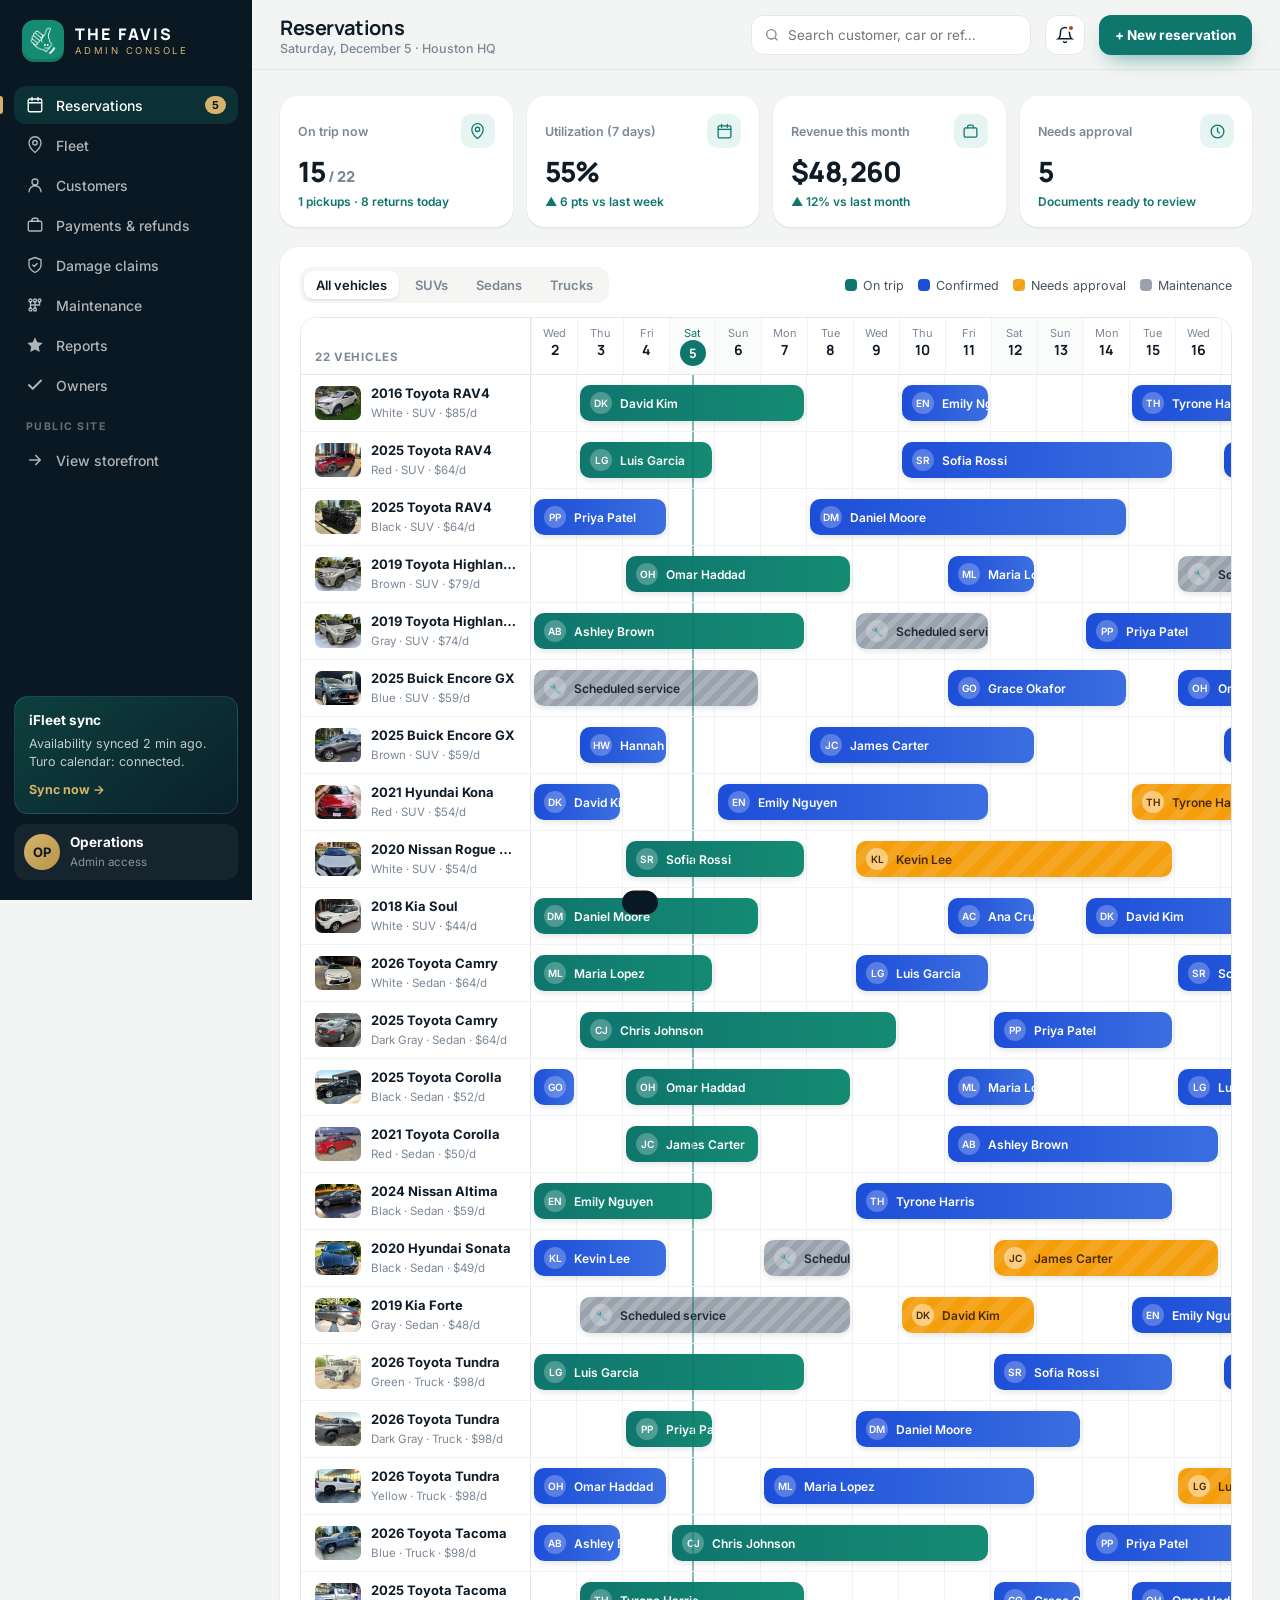
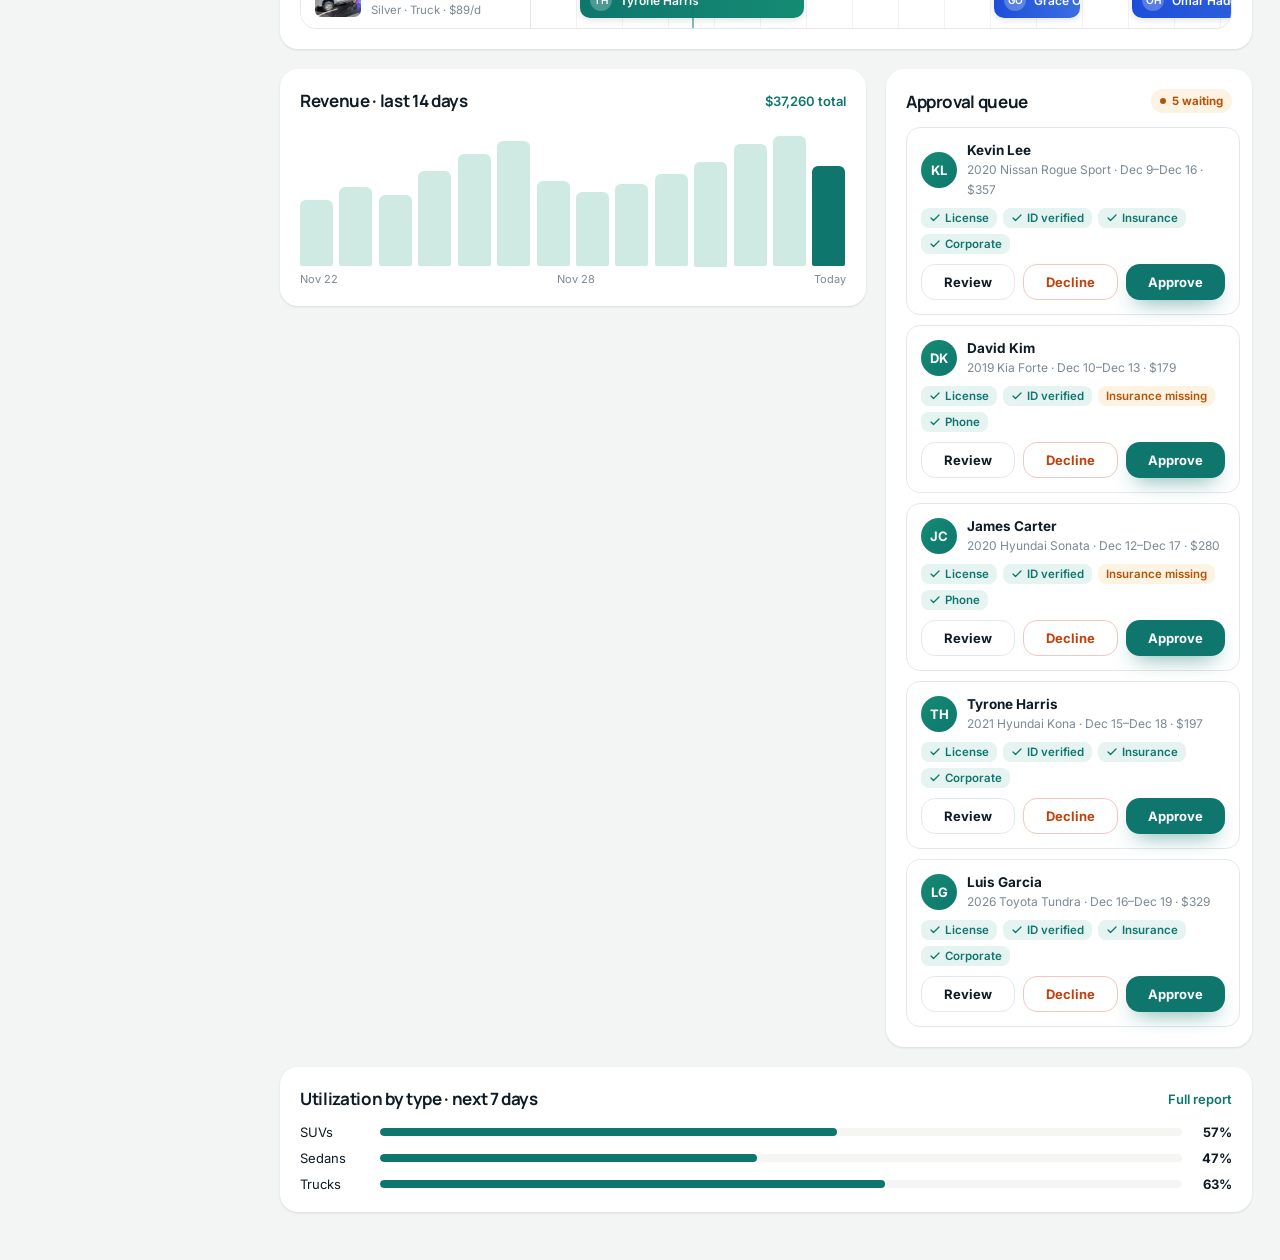
<file: Favis/admin.html>
<!DOCTYPE html>
<html lang="en">
<head>
  <meta charset="UTF-8">
  <meta name="viewport" content="width=device-width, initial-scale=1.0">
  <title>Reservations | Favis Admin</title>
  <link rel="preconnect" href="https://fonts.googleapis.com">
  <link href="https://fonts.googleapis.com/css2?family=Inter:wght@400;500;600;700&family=Manrope:wght@600;700;800&display=swap" rel="stylesheet">
  <link rel="icon" type="image/jpeg" href="images/brand/favis-logo.jpg">
  <link rel="stylesheet" href="favis.css">
  <link rel="stylesheet" href="app.css">
</head>
<body class="app-body">
  <div class="app">
    <aside class="side" id="side">
      <a class="brand" href="admin.html"><span class="mark"><img src="images/brand/favis-hand.png" alt=""></span><span class="word"><b>THE FAVIS</b><small>ADMIN CONSOLE</small></span></a>
      <nav class="side-nav" id="sideNav"></nav>
      <div class="side-foot">
        <div class="side-card"><b>iFleet sync</b>Availability synced 2 min ago. Turo calendar: connected.<br><a href="#" onclick="toast('Sync started');return false">Sync now →</a></div>
        <div class="side-user"><span class="avatar" style="background:linear-gradient(135deg,#d5b36a,#b8954a);color:#0a1823">OP</span><div><b>Operations</b><small>Admin access</small></div></div>
      </div>
    </aside>

    <div class="app-main">
      <header class="topbar">
        <button class="t-icon menu-btn" id="menuBtn" aria-label="Open menu"><svg viewBox="0 0 24 24" fill="none" stroke="currentColor" stroke-width="2" stroke-linecap="round"><path d="M4 7h16M4 12h16M4 17h16"/></svg></button>
        <h1>Reservations<small id="todayLbl"></small></h1>
        <label class="t-search"><svg viewBox="0 0 24 24" fill="none" stroke="currentColor" stroke-width="2"><circle cx="11" cy="11" r="7"/><path d="m20 20-3.5-3.5"/></svg><input id="q" placeholder="Search customer, car or ref…" aria-label="Search reservations"></label>
        <button class="t-icon" aria-label="Notifications"><svg viewBox="0 0 24 24" fill="none" stroke="currentColor" stroke-width="2" stroke-linecap="round"><path d="M6 8a6 6 0 0 1 12 0c0 7 3 9 3 9H3s3-2 3-9M10.3 21a1.9 1.9 0 0 0 3.4 0"/></svg><span class="dot"></span></button>
        <button class="btn btn-primary btn-sm" onclick="toast('New reservation form (coming soon)')">+ New reservation</button>
      </header>

      <main class="app-content">
        <section class="kpis" id="kpis"></section>

        <section class="card">
          <div class="adm-tools">
            <div class="tabs-mini" id="typeTabs"></div>
            <div class="legend">
              <span><i style="background:#0f766e"></i>On trip</span>
              <span><i style="background:#1d4ed8"></i>Confirmed</span>
              <span><i style="background:repeating-linear-gradient(135deg,#f59e0b 0 4px,#f5a623 4px 8px)"></i>Needs approval</span>
              <span><i style="background:#9aa3ad"></i>Maintenance</span>
            </div>
          </div>
          <div class="gantt-wrap"><div class="gantt" id="gantt"></div></div>
        </section>

        <div class="grid-2">
          <section class="card">
            <div class="card-head"><h2>Revenue · last 14 days</h2><span class="link" id="revTotal"></span></div>
            <div class="rev-chart" id="revChart"></div>
            <div class="rev-axis" id="revAxis"></div>
          </section>
          <section class="card">
            <div class="card-head"><h2>Approval queue</h2><span class="badge b-pending" id="apprCount"></span></div>
            <div class="approvals" id="approvals"></div>
          </section>
        </div>

        <section class="card">
          <div class="card-head"><h2>Utilization by type · next 7 days</h2><a href="#">Full report</a></div>
          <div class="util" id="util"></div>
        </section>
      </main>
    </div>
  </div>

  <!-- Booking drawer -->
  <div class="drawer-scrim" id="scrim"></div>
  <aside class="drawer" id="drawer" role="dialog" aria-modal="true" aria-label="Reservation details">
    <div class="dr-img"><img id="drImg" alt=""><span class="badge" id="drBadge"></span><button class="x-btn" id="drClose" aria-label="Close">✕</button></div>
    <div class="dr-body" id="drBody"></div>
    <div class="dr-foot" id="drFoot"></div>
  </aside>

  <script src="fleet.js"></script>
  <script>
    document.body.insertAdjacentHTML("beforeend", '<div class="toast" id="toast" role="status"></div>');
    const $ = id => document.getElementById(id);
    const today = parseISO(iso(new Date()));
    const DAYS = 21, START = -3;   // calendar window: 3 days back, 18 ahead
    const dayAt = i => { const d = new Date(today); d.setDate(d.getDate() + START + i); return d; };
    $("todayLbl").textContent = today.toLocaleDateString("en-US", { weekday: "long", month: "long", day: "numeric" }) + " · Houston HQ";

    /* ---------- Sidebar ---------- */
    $("sideNav").innerHTML = [
      [I.cal, "Reservations", 1, "3"], [I.pin, "Fleet"], [I.user, "Customers"], [I.bag, "Payments & refunds"], [I.shield, "Damage claims"],
      [I.gear, "Maintenance"], [I.star, "Reports"], [I.check, "Owners"],
    ].map(([ico, l, on, n]) => `<a href="#" class="${on ? "on" : ""}">${ico}${l}${n ? `<em id="navCount">${n}</em>` : ""}</a>`).join("")
      + `<div class="side-label">Public site</div><a href="cars.html">${I.arrow}View storefront</a>`;
    $("menuBtn").onclick = () => $("side").classList.toggle("open");

    /* ---------- Sample reservations (deterministic) ---------- */
    const NAMES = ["Ana Cruz", "James Carter", "Maria Lopez", "David Kim", "Ashley Brown", "Luis Garcia", "Emily Nguyen", "Chris Johnson", "Sofia Rossi", "Tyrone Harris", "Priya Patel", "Kevin Lee", "Grace Okafor", "Daniel Moore", "Hannah White", "Omar Haddad"];
    const SOURCES = ["Website", "Website", "Turo", "Corporate", "Website", "Phone"];
    let BOOKINGS = [];
    CARS.forEach((c, i) => {
      let cursor = START + ((i * 3) % 5) - 2;
      let k = 0;
      while (cursor < START + DAYS) {
        const len = 2 + ((i + k * 3) % 6);
        const gap = 1 + ((i * 7 + k) % 4);
        const s = cursor, e = s + len;
        let status = s <= 0 && e > 0 ? "active" : s > 0 ? "confirmed" : "done";
        if (s > 0 && s < 12 && (i + k) % 4 === 1) status = "pending";
        if ((i + k) % 11 === 5) status = "maint";
        if (e > START) BOOKINGS.push({
          id: `FV-${(1000 + i * 37 + k * 11).toString(36).toUpperCase()}${i}`, car: c.id, s, e, status,
          name: status === "maint" ? "Scheduled service" : NAMES[(i * 5 + k * 3) % NAMES.length],
          source: SOURCES[(i + k) % SOURCES.length], loc: ["hq", "iah", "hq", "delivery"][(i + k) % 4],
          docs: (i + k) % 5 !== 2,
        });
        cursor = e + gap; k++;
      }
    });
    const carOf = b => CARS.find(c => c.id === b.car);
    const dateOf = off => { const d = new Date(today); d.setDate(d.getDate() + off); return d; };
    const fmt = d => d.toLocaleDateString("en-US", { month: "short", day: "numeric" });
    const totalOf = b => { const c = carOf(b), n = b.e - b.s; return dayRate(c, n) * n + (LOCATIONS.find(l => l.id === b.loc).fee); };
    let typeFilter = "All", query = "";

    /* ---------- KPIs ---------- */
    function renderKpis() {
      const live = BOOKINGS.filter(b => b.status !== "maint");
      const pickups = live.filter(b => b.s === 0).length, returns = live.filter(b => b.e === 0 || b.e === 1).length;
      const onTrip = BOOKINGS.filter(b => b.status === "active").length;
      let used = 0; BOOKINGS.forEach(b => { if (b.status === "maint") return; for (let d = Math.max(b.s, 0); d < Math.min(b.e, 7); d++) used++; });
      const util = Math.round(used / (CARS.length * 7) * 100);
      const pend = BOOKINGS.filter(b => b.status === "pending").length;
      $("kpis").innerHTML = [
        ["On trip now", `${onTrip}<small style="font-size:15px;color:var(--ink-3)"> / ${CARS.length}</small>`, `${pickups} pickups · ${returns} returns today`, I.pin],
        ["Utilization (7 days)", util + "%", "▲ 6 pts vs last week", I.cal],
        ["Revenue this month", usd(48260), "▲ 12% vs last month", I.bag],
        ["Needs approval", pend, pend ? "Documents ready to review" : "All clear", I.clock],
      ].map(([l, v, d, ico]) => `<div class="kpi"><div class="kpi-top"><small>${l}</small><span class="kpi-ico">${ico}</span></div><b>${v}</b><span class="delta">${d}</span></div>`).join("");
      $("navCount").textContent = pend; $("navCount").style.display = pend ? "" : "none";
    }

    /* ---------- Gantt calendar ---------- */
    const TYPES = ["All", "SUV", "Sedan", "Truck"];
    $("typeTabs").innerHTML = TYPES.map(t => `<button data-type="${t}" class="${t === "All" ? "on" : ""}">${t === "All" ? "All vehicles" : t + "s"}</button>`).join("");
    $("typeTabs").addEventListener("click", e => {
      const b = e.target.closest("[data-type]"); if (!b) return;
      typeFilter = b.dataset.type; $("typeTabs").querySelectorAll("button").forEach(x => x.classList.toggle("on", x === b)); renderGantt();
    });
    $("q").addEventListener("input", e => { query = e.target.value.trim().toLowerCase(); renderGantt(); });

    function renderGantt() {
      const head = Array.from({ length: DAYS }, (_, i) => {
        const d = dayAt(i), wk = d.getDay() === 0 || d.getDay() === 6;
        return `<div class="g-day ${wk ? "wknd" : ""} ${START + i === 0 ? "today" : ""}">${d.toLocaleDateString("en-US", { weekday: "short" })}<b>${d.getDate()}</b></div>`;
      }).join("");
      const cars = CARS.filter(c => typeFilter === "All" || c.type === typeFilter).filter(c => !query ||
        `${c.name} ${c.color}`.toLowerCase().includes(query) || BOOKINGS.some(b => b.car === c.id && `${b.name} ${b.id}`.toLowerCase().includes(query)));
      const rows = cars.map((c, ri) => {
        const bars = BOOKINGS.filter(b => b.car === c.id && b.e > START && b.s < START + DAYS).map(b => {
          const from = Math.max(b.s, START) - START, to = Math.min(b.e, START + DAYS) - START;
          const match = !query || `${b.name} ${b.id}`.toLowerCase().includes(query) || `${c.name}`.toLowerCase().includes(query);
          const ini = b.status === "maint" ? "🔧" : b.name.split(" ").map(w => w[0]).join("");
          return `<button class="bar ${b.status === "done" ? "confirmed" : b.status}" data-b="${b.id}" style="left:calc(var(--col) * ${from} + 3px);width:calc(var(--col) * ${to - from} - 6px);opacity:${match ? 1 : .25};animation-delay:${ri * 25}ms"
            title="${b.name} · ${fmt(dateOf(b.s))}–${fmt(dateOf(b.e))}"><span class="bav">${ini}</span>${to - from > 1 ? b.name : ""}</button>`;
        }).join("");
        return `<div class="g-row"><div class="g-car"><img src="${c.photos[0]}" alt=""><div style="min-width:0"><b>${c.name}</b><small>${c.color} · ${c.type} · ${usd(c.rate)}/d</small></div></div>
          <div class="g-track"><span class="g-today" style="left:calc(var(--col) * ${-START} + var(--col) / 2)"></span>${bars}</div></div>`;
      }).join("");
      $("gantt").innerHTML = `<div class="g-head"><div class="g-car">${cars.length} vehicles</div><div class="g-days">${head}</div></div>${rows || '<p class="empty-sm">No matches</p>'}`;
    }
    $("gantt").addEventListener("click", e => { const b = e.target.closest("[data-b]"); if (b) openDrawer(b.dataset.b); });

    /* ---------- Approval queue ---------- */
    function renderApprovals() {
      const list = BOOKINGS.filter(b => b.status === "pending").sort((a, b) => a.s - b.s);
      $("apprCount").textContent = `${list.length} waiting`;
      $("approvals").innerHTML = list.length ? list.map((b, i) => {
        const c = carOf(b);
        return `<div class="appr" data-appr="${b.id}" style="animation-delay:${i * 50}ms">
          <div class="appr-top"><span class="avatar">${b.name.split(" ").map(w => w[0]).join("")}</span><div style="min-width:0"><b>${b.name}</b><small>${c.name} · ${fmt(dateOf(b.s))}–${fmt(dateOf(b.e))} · ${usd(totalOf(b))}</small></div></div>
          <div class="appr-checks"><span>${I.check}License</span><span>${I.check}ID verified</span><span class="${b.docs ? "" : "warn"}">${b.docs ? I.check + "Insurance" : "Insurance missing"}</span><span>${I.check}${b.source}</span></div>
          <div class="appr-actions"><button class="btn btn-ghost" data-view="${b.id}">Review</button><button class="btn btn-danger" data-decline="${b.id}">Decline</button><button class="btn btn-primary" data-approve="${b.id}">Approve</button></div>
        </div>`;
      }).join("") : `<p class="empty-sm">🎉 Queue clear. Every request has been reviewed.</p>`;
    }
    function setStatus(id, status) {
      const b = BOOKINGS.find(x => x.id === id);
      const card = document.querySelector(`[data-appr="${id}"]`);
      const done = () => {
        if (status === "declined") BOOKINGS = BOOKINGS.filter(x => x.id !== id); else b.status = status;
        renderAll();
        if (status !== "declined") document.querySelector(`[data-b="${id}"]`)?.classList.add("flash");
      };
      card ? (card.classList.add("leaving"), setTimeout(done, 280)) : done();
      toast(status === "declined" ? `Declined ${b.name}'s request · customer notified` : `Approved · confirmation sent to ${b.name}`);
    }
    document.addEventListener("click", e => {
      const a = e.target.closest("[data-approve]"), d = e.target.closest("[data-decline]"), v = e.target.closest("[data-view]");
      if (a) { setStatus(a.dataset.approve, "confirmed"); closeDrawer(); }
      if (d) { setStatus(d.dataset.decline, "declined"); closeDrawer(); }
      if (v) openDrawer(v.dataset.view);
    });

    /* ---------- Drawer ---------- */
    const STATUS = { active: ["b-active", "On trip"], confirmed: ["b-confirmed", "Confirmed"], pending: ["b-pending", "Needs approval"], maint: ["b-maint", "Maintenance"], done: ["b-done", "Completed"] };
    let current;
    function openDrawer(id) {
      const b = BOOKINGS.find(x => x.id === id); if (!b) return;
      current = b; const c = carOf(b), loc = LOCATIONS.find(l => l.id === b.loc);
      $("drImg").src = c.photos[0];
      $("drBadge").className = "badge " + STATUS[b.status][0]; $("drBadge").textContent = STATUS[b.status][1];
      $("drBody").innerHTML = `
        <h3>${c.name}<small>${c.color} · ${b.id} · via ${b.source}</small></h3>
        ${b.status === "maint" ? "" : `<div class="dr-person"><span class="avatar">${b.name.split(" ").map(w => w[0]).join("")}</span><div><b>${b.name}</b><small>(281) 555-0${100 + b.car} · ${b.name.split(" ")[0].toLowerCase()}@example.com</small></div><a class="t-icon" href="tel:2815550100" aria-label="Call">${I.phone}</a></div>`}
        <div class="dr-grid">
          <div><small>Pickup</small><b>${fmt(dateOf(b.s))} · 10:00 AM</b></div>
          <div><small>Return</small><b>${fmt(dateOf(b.e))} · 10:00 AM</b></div>
          <div><small>Location</small><b>${loc.name}</b></div>
          <div><small>${b.status === "maint" ? "Service" : "Total"}</small><b>${b.status === "maint" ? "Oil · tires · inspection" : usd(totalOf(b))}</b></div>
        </div>
        ${b.status === "maint" ? "" : `<div class="appr-checks"><span>${I.check}License verified</span><span>${I.check}ID verified</span><span class="${b.docs ? "" : "warn"}">${b.docs ? I.check + "Insurance on file" : "Insurance missing"}</span><span>${I.check}Agreement ${b.status === "pending" ? "pending" : "signed"}</span></div>`}`;
      const sameType = CARS.filter(x => x.type === c.type && x.id !== c.id && BOOKINGS.every(o => o.car !== x.id || o.e <= b.s || o.s >= b.e));
      $("drFoot").innerHTML = b.status === "pending"
        ? `<div class="row"><button class="btn btn-danger" data-decline="${b.id}">Decline</button><button class="btn btn-primary" data-approve="${b.id}">Approve</button></div>`
        : b.status === "maint" ? `<button class="btn btn-dark" id="drDone">Mark service complete</button>`
        : `<label style="font-size:12.5px;font-weight:600;color:var(--ink-2)">Reassign vehicle</label>
           <div class="row"><select id="reassign" style="flex:1">${sameType.length ? sameType.map(x => `<option value="${x.id}">${x.name} · ${x.color}</option>`).join("") : "<option>No free vehicles of this type</option>"}</select>
           <button class="btn btn-dark" id="doReassign" ${sameType.length ? "" : "disabled"} style="flex:none">Move</button></div>
           <button class="btn btn-ghost" onclick="toast('Receipt re-sent to customer')">Resend confirmation</button>`;
      $("drawer").classList.add("open"); $("scrim").classList.add("show");
      setTimeout(() => $("drClose").focus(), 50);
    }
    function closeDrawer() { $("drawer").classList.remove("open"); $("scrim").classList.remove("show"); }
    $("drClose").onclick = closeDrawer; $("scrim").onclick = closeDrawer;
    addEventListener("keydown", e => { if (e.key === "Escape") closeDrawer(); });
    $("drFoot").addEventListener("click", e => {
      if (e.target.id === "doReassign") {
        const to = +$("reassign").value, from = carOf(current);
        current.car = to; closeDrawer(); renderAll();
        document.querySelector(`[data-b="${current.id}"]`)?.classList.add("flash");
        document.querySelector(`[data-b="${current.id}"]`)?.scrollIntoView({ block: "center", behavior: "smooth" });
        toast(`Moved ${current.name} from ${from.model} to ${carOf(current).name}`);
      }
      if (e.target.id === "drDone") { BOOKINGS = BOOKINGS.filter(x => x !== current); closeDrawer(); renderAll(); toast("Service complete · vehicle back in rotation"); }
    });

    /* ---------- Revenue + utilization ---------- */
    const REV = [1840, 2210, 1990, 2640, 3120, 3480, 2380, 2050, 2290, 2560, 2910, 3390, 3620, 2780];
    $("revChart").innerHTML = REV.map((v, i) => `<div style="height:${v / Math.max(...REV) * 100}%;animation-delay:${i * 35}ms" data-v="${usd(v)}"></div>`).join("");
    $("revAxis").innerHTML = `<span>${fmt(dateOf(-13))}</span><span>${fmt(dateOf(-7))}</span><span>Today</span>`;
    $("revTotal").textContent = usd(REV.reduce((a, b) => a + b, 0)) + " total";
    function renderUtil() {
      $("util").innerHTML = ["SUV", "Sedan", "Truck"].map(t => {
        const cs = CARS.filter(c => c.type === t); let used = 0;
        BOOKINGS.forEach(b => { if (b.status === "maint" || !cs.some(c => c.id === b.car)) return; for (let d = Math.max(b.s, 0); d < Math.min(b.e, 7); d++) used++; });
        const pct = Math.round(used / (cs.length * 7) * 100);
        return `<div><span>${t}s</span><span class="bar-bg"><i data-w="${pct}"></i></span><b>${pct}%</b></div>`;
      }).join("");
      requestAnimationFrame(() => $("util").querySelectorAll("i").forEach(i => i.style.width = i.dataset.w + "%"));
    }

    function renderAll() { renderKpis(); renderGantt(); renderApprovals(); renderUtil(); }
    renderAll();
  </script>
</body>
</html>
</file>
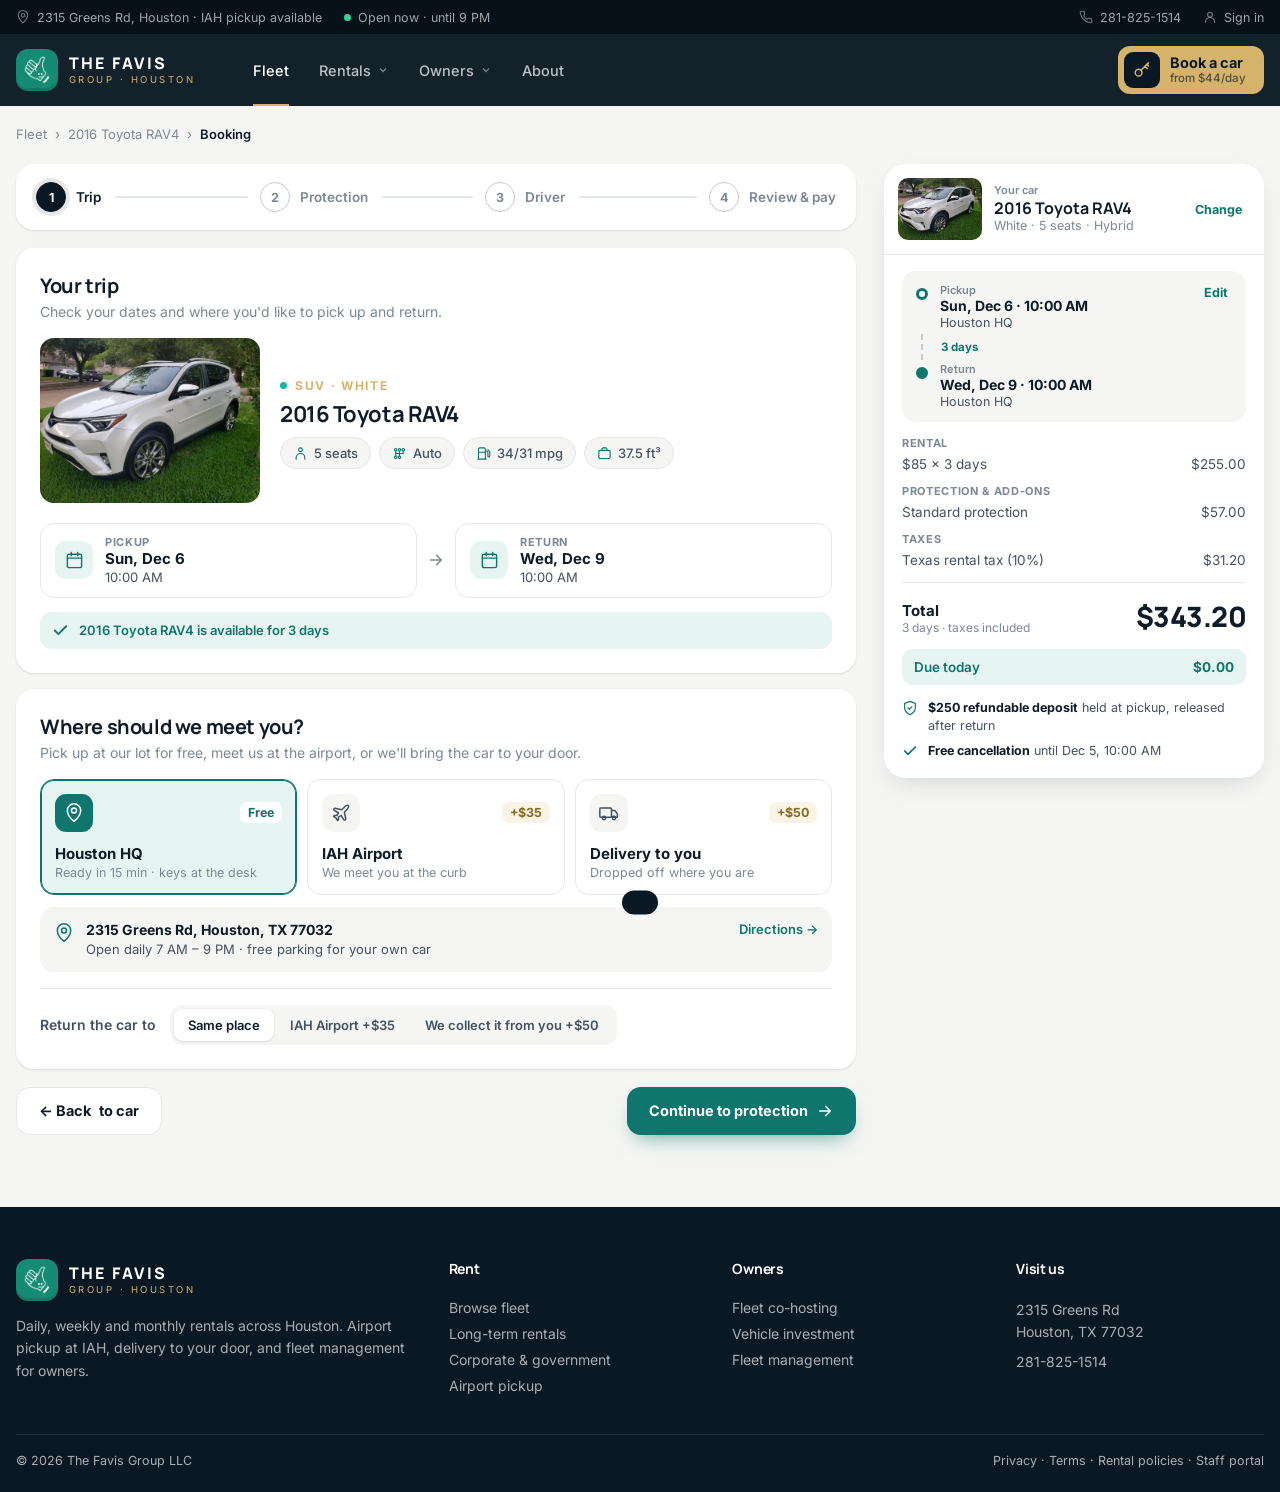
<file: Favis/booking.html>
<!DOCTYPE html>
<html lang="en">
<head>
  <meta charset="UTF-8">
  <meta name="viewport" content="width=device-width, initial-scale=1.0">
  <title>Complete your booking | The Favis Group</title>
  <link rel="preconnect" href="https://fonts.googleapis.com">
  <link href="https://fonts.googleapis.com/css2?family=Inter:wght@400;500;600;700&family=Manrope:wght@600;700;800&display=swap" rel="stylesheet">
  <link rel="icon" type="image/jpeg" href="images/brand/favis-logo.jpg">
  <link rel="stylesheet" href="favis.css">
</head>
<body>
  <div id="top"></div>

  <main class="wrap">
    <nav class="crumbs" aria-label="Breadcrumb"><a href="cars.html">Fleet</a><span>›</span><a id="crumbCar" href="#"></a><span>›</span><span>Booking</span></nav>

    <div class="bk-layout">
      <div>
        <div class="steps" role="tablist" aria-label="Booking steps" id="steps">
          <button class="step-tab on" data-step="0" role="tab"><span class="n">1</span><span class="lbl">Trip</span></button>
          <button class="step-tab" data-step="1" role="tab" disabled><span class="n">2</span><span class="lbl">Protection</span></button>
          <button class="step-tab" data-step="2" role="tab" disabled><span class="n">3</span><span class="lbl">Driver</span></button>
          <button class="step-tab" data-step="3" role="tab" disabled><span class="n">4</span><span class="lbl">Review & pay</span></button>
        </div>

        <!-- STEP 1: Trip -->
        <section class="step-pane on" data-pane="0">
          <div class="panel">
            <h2>Your trip</h2>
            <p class="sub">Check your dates and where you'd like to pick up and return.</p>
            <div class="trip-review">
              <img id="tripImg" alt="">
              <div>
                <span class="eyebrow" id="tripType"></span>
                <h3 id="tripName" style="font-size:22px;margin:6px 0 8px"></h3>
                <div class="trip-specs" id="tripSpecs"></div>
              </div>
            </div>
            <div class="date-pair" id="datePair">
              <button type="button" class="dpair" id="fStartBtn" aria-haspopup="dialog" aria-expanded="false"><span class="dpi">${cal}</span><span><small>Pickup</small><b id="fStartVal"></b><em id="fStartTime"></em></span></button>
              <span class="dpair-arrow" id="dpairArrow"></span>
              <button type="button" class="dpair" id="fEndBtn" aria-haspopup="dialog" aria-expanded="false"><span class="dpi">${cal}</span><span><small>Return</small><b id="fEndVal"></b><em id="fEndTime"></em></span></button>
            </div>
            <div id="availNote" style="margin-top:14px"></div>
          </div>
          <div class="panel">
            <h2>Where should we meet you?</h2>
            <p class="sub">Pick up at our lot for free, meet us at the airport, or we'll bring the car to your door.</p>
            <div class="loc-cards" id="locOpts" role="radiogroup" aria-label="Pickup location"></div>
            <div class="loc-detail" id="locDetail"></div>
            <div class="ret-row">
              <span>Return the car to</span>
              <div class="seg ret-seg" id="retSeg" role="radiogroup" aria-label="Return location"></div>
            </div>
          </div>
          <div class="step-actions"><a class="btn btn-ghost" id="backToCar" href="#">← Back<span class="m-hide"> to car</span></a><button class="btn btn-primary" data-next>Continue to protection</button></div>
        </section>

        <!-- STEP 2: Protection -->
        <section class="step-pane" data-pane="1">
          <div class="panel">
            <h2>How do you want to be covered?</h2>
            <p class="sub">Every trip needs coverage. Compare what you'd pay if something happens to the car.</p>
            <div class="plans" id="protOpts" role="radiogroup" aria-label="Protection plan"></div>
          </div>
          <div class="panel">
            <h2>Add-ons <small class="h-note" id="extraNote"></small></h2>
            <p class="sub">Tap to add. Prices are for your whole trip.</p>
            <div class="addons" id="extraOpts"></div>
          </div>
          <div class="step-actions"><button class="btn btn-ghost" data-prev>← Back</button><button class="btn btn-primary" data-next>Continue to driver details</button></div>
        </section>

        <!-- STEP 3: Driver -->
        <section class="step-pane" data-pane="2">
          <div class="panel">
            <h2>Primary driver</h2>
            <p class="sub">Must match the driver's license. The driver needs to be 21 or older.</p>
            <form class="form-grid" id="driverForm" novalidate>
              <div class="field"><label for="dFirst">First name</label><input id="dFirst" autocomplete="given-name" required><span class="msg">Required</span></div>
              <div class="field"><label for="dLast">Last name</label><input id="dLast" autocomplete="family-name" required><span class="msg">Required</span></div>
              <div class="field"><label for="dEmail">Email</label><input id="dEmail" type="email" autocomplete="email" required><span class="msg">Enter a valid email</span></div>
              <div class="field"><label for="dPhone">Mobile number</label><input id="dPhone" type="tel" autocomplete="tel" placeholder="(281) 555-0100" required><span class="msg">Enter a 10-digit number</span></div>
              <div class="field"><label for="dDob_m">Date of birth</label><div class="dparts" data-for="dDob"></div><input id="dDob" type="hidden"><span class="hint" id="dobHint">Drivers must be 21 or older</span><span class="msg">Driver must be 21+</span></div>
              <div class="field"><label for="dLic">Driver's license number</label><input id="dLic" required><span class="msg">Required</span></div>
              <div class="field"><label for="dState">License state</label>
                <select id="dState" aria-label="License state"></select></div>
              <div class="field"><label for="dExp_m">License expiration</label><div class="dparts" data-for="dExp"></div><input id="dExp" type="hidden"><span class="hint" id="expHint">Printed on the front of your license</span><span class="msg">License must be valid through your trip</span></div>
            </form>
          </div>
          <div class="panel">
            <h2>Documents</h2>
            <p class="sub">Upload clear photos. They're encrypted and only used to verify your rental.</p>
            <div class="upload-grid">
              <label class="upload" data-upload="license">
                <input type="file" accept="image/*,.pdf" aria-label="Upload driver's license">
                <span class="u-empty"><span class="u-ico"></span><b>Driver's license</b><small>Front side · JPG, PNG or PDF</small></span>
                <span class="u-preview"></span>
              </label>
              <label class="upload" data-upload="insurance" id="insUpload">
                <input type="file" accept="image/*,.pdf" aria-label="Upload insurance card">
                <span class="u-empty"><span class="u-ico"></span><b>Insurance card</b><small id="insHint">Optional with a Favis plan</small></span>
                <span class="u-preview"></span>
              </label>
            </div>
          </div>
          <div class="step-actions"><button class="btn btn-ghost" data-prev>← Back</button><button class="btn btn-primary" data-next>Review & pay</button></div>
        </section>

        <!-- STEP 4: Review & pay -->
        <section class="step-pane" data-pane="3">
          <div class="panel">
            <h2>Payment</h2>
            <p class="sub">Nothing is charged until Favis confirms your car.</p>
            <div class="money-when" id="moneyWhen"></div>
            <div class="pay-tabs" id="payMethods" role="radiogroup" aria-label="Payment method">
              <button type="button" class="on" data-pay="card" role="radio" aria-checked="true"><span class="pt-ico" id="ptCard"></span>Card</button>
              <button type="button" data-pay="paypal" role="radio" aria-checked="false"><span class="pt-ico pt-pp">P</span>PayPal</button>
              <button type="button" data-pay="apple" role="radio" aria-checked="false"><span class="pt-ico pt-ap"></span>Apple Pay</button>
            </div>
            <div id="cardBox" class="card-box">
              <div class="field"><label for="cNum">Card number</label>
                <div class="cnum"><input id="cNum" inputmode="numeric" autocomplete="cc-number" placeholder="1234 1234 1234 1234" maxlength="19"><span class="brands" id="brands"><i data-b="visa">VISA</i><i data-b="mc"><b></b><b></b></i><i data-b="amex">AMEX</i></span></div>
              </div>
              <div class="card-row">
                <div class="field"><label for="cExp">Expiry</label><input id="cExp" inputmode="numeric" autocomplete="cc-exp" placeholder="MM / YY" maxlength="7"></div>
                <div class="field"><label for="cCvc">Security code <span class="tip" tabindex="0" aria-label="3 digits on the back, 4 on the front for Amex">?<em>3 digits on the back of your card (4 on the front for Amex)</em></span></label><input id="cCvc" inputmode="numeric" autocomplete="cc-csc" placeholder="CVC" maxlength="4"></div>
                <div class="field"><label for="cZip">Billing ZIP</label><input id="cZip" inputmode="numeric" autocomplete="postal-code" placeholder="77032" maxlength="5"></div>
              </div>
              <div class="field"><label for="cName">Name on card</label><input id="cName" autocomplete="cc-name" placeholder="As printed on the card"></div>
            </div>
            <div id="altPay" class="alt-pay" style="display:none"></div>
          </div>
          <div class="panel">
            <h2>Rental agreement</h2>
            <p class="sub">The key terms, in plain English. Read them, then sign.</p>
            <ul class="terms" id="terms"></ul>
            <div class="sig-head">
              <span>Your signature</span>
              <div class="seg sig-mode" id="sigMode"><button type="button" class="on" data-m="draw">Draw</button><button type="button" data-m="type">Type</button></div>
            </div>
            <div class="sig-wrap" id="sigWrap">
              <canvas id="sig" aria-label="Signature pad"></canvas>
              <input id="sigType" class="sig-type" placeholder="Type your full name" aria-label="Type your full name" style="display:none">
              <span class="sig-line"></span>
              <span class="sig-hint" id="sigHint">Sign here with your mouse or finger</span>
              <span class="sig-date" id="sigDate"></span>
              <button type="button" class="sig-clear" id="sigClear">Clear</button>
            </div>
            <label class="agree"><input type="checkbox" id="agree"><span>I agree to the full <a href="#">Rental Agreement</a> and <a href="#">Cancellation Policy</a>, and confirm the driver details are accurate.</span></label>
          </div>
          <div class="step-actions">
            <button class="btn btn-ghost" data-prev>← Back</button>
            <button class="btn btn-primary" id="payBtn" disabled>Confirm & reserve</button>
          </div>
          <p class="secure" style="justify-content:flex-end;margin-top:10px"><span id="lockIco"></span>Secure checkout · 256-bit encryption · Powered by Stripe</p>
        </section>

        <!-- DONE -->
        <section class="step-pane" data-pane="4">
          <div class="panel confirm">
            <div class="confirm-ico"><svg viewBox="0 0 24 24"><path d="M5 12.5l4.5 4.5L19 7.5"/></svg></div>
            <h2>Reservation request received</h2>
            <span class="ref"><small>REF</small><span id="refNo"></span></span>
            <p style="color:var(--ink-2);max-width:520px;margin:6px auto 0;line-height:1.55" id="confirmText"></p>
            <div class="next-steps">
              <div><i>1</i><b>ID verification</b><p>We'll text you a secure link to verify your identity (about 2 minutes).</p></div>
              <div><i>2</i><b>Favis confirms</b><p>Our team checks your documents and confirms the car, usually within 2 hours.</p></div>
              <div><i>3</i><b>Pick up & go</b><p id="pickupStep"></p></div>
            </div>
            <div style="display:flex;gap:10px;justify-content:center;flex-wrap:wrap;margin-top:18px">
              <a class="btn btn-dark" href="cars.html">Back to fleet</a>
              <button class="btn btn-ghost" onclick="toast('Added to your calendar')">Add to calendar</button>
            </div>
          </div>
        </section>
      </div>

      <!-- Summary -->
      <aside class="summary" aria-label="Order summary">
        <div class="sum-head">
          <img id="sumImg" alt="">
          <div><small>Your car</small><b id="sumName"></b><span id="sumSub"></span></div>
          <a class="sum-edit" id="sumCarLink" href="#">Change</a>
        </div>
        <div class="sum-body">
          <div class="sum-trip" id="sumTrip"></div>
          <div class="sum-lines" id="sumLines"></div>
          <div class="sum-total"><div><span>Total</span><small id="sumDays"></small></div><b id="sumTotal"></b></div>
          <div class="sum-due"><span>Due today</span><b>$0.00</b></div>
          <div class="sum-notes">
            <div>${shield}<span><b>$250 refundable deposit</b> held at pickup, released after return</span></div>
            <div id="cancelNote"></div>
          </div>
        </div>
      </aside>
    </div>
  </main>

  <div id="bottom"></div>

  <script src="fleet.js"></script>
  <script>
    renderChrome("fleet");
    const $ = id => document.getElementById(id);
    const car = CARS.find(c => c.id === +new URLSearchParams(location.search).get("id")) || CARS[0];
    let trip = loadTrip();
    if (trip.loc === "iah" && !car.airport) trip.loc = "hq";
    if (trip.ret === "iah" && !car.airport) trip.ret = trip.loc;
    let step = 0, maxStep = 0;
    const order = { prot: "standard", extras: new Set(), pay: "card", docs: {} };
    const CARD_ICON = '<svg width="18" height="18" viewBox="0 0 24 24" fill="none" stroke="currentColor" stroke-width="2"><rect x="2" y="5" width="20" height="14" rx="2"/><path d="M2 10h20"/></svg>';
    const UPLOAD_ICON = '<svg viewBox="0 0 24 24" fill="none" stroke="currentColor" stroke-width="2" stroke-linecap="round" stroke-linejoin="round"><path d="M21 15v4a2 2 0 0 1-2 2H5a2 2 0 0 1-2-2v-4M17 8l-5-5-5 5M12 3v12"/></svg>';

    /* static icons */
    document.querySelectorAll("[data-next]")[0].innerHTML = `Continue to protection ${I.arrow}`;
    $("ptCard").innerHTML = CARD_ICON;
    $("terms").innerHTML = [
      ["Mileage", "200 miles a day included, then $0.35 per mile."],
      ["Fuel", "Return it with the same fuel level, or add prepaid fuel."],
      ["Late return", "30-minute grace period, then billed by the hour."],
      ["Cancellation", "Free until 24 hours before pickup."],
      ["Smoking & pets", "No smoking. Pets only with the pet add-on."],
    ].map(([k, v]) => `<li><b>${k}</b><span>${v}</span></li>`).join("");
    $("sigDate").textContent = new Date().toLocaleDateString("en-US", { month: "short", day: "numeric", year: "numeric" });
    document.querySelectorAll(".u-ico").forEach(el => el.innerHTML = UPLOAD_ICON);
    $("lockIco").innerHTML = I.shield;

    /* ---------- Car + trip ---------- */
    $("crumbCar").textContent = car.name; $("crumbCar").href = `car.html?id=${car.id}&${tripQuery(trip)}`;
    $("backToCar").href = $("crumbCar").href;
    $("tripImg").src = $("sumImg").src = car.photos[0]; $("tripImg").alt = $("sumImg").alt = car.name;
    $("tripType").innerHTML = `<i></i>${car.type} · ${car.color}`;
    $("tripName").textContent = $("sumName").textContent = car.name;
    $("sumSub").textContent = `${car.color} · ${car.seats} seats · ${car.fuel}`;
    $("sumCarLink").href = `car.html?id=${car.id}&${tripQuery(trip)}`;
    document.querySelector(".sum-notes > div").innerHTML = document.querySelector(".sum-notes > div").innerHTML.replace("${shield}", I.shield);
    $("tripSpecs").innerHTML = `<span>${I.seat}${car.seats} seats</span><span>${I.gear}Auto</span><span>${I.fuel}${car.mpg[0]}/${car.mpg[1]} mpg</span><span>${I.bag}${car.cargo.replace(" cu ft", " ft³")}</span>`;

    document.querySelectorAll(".dpi").forEach(x => x.innerHTML = I.cal); $("dpairArrow").innerHTML = I.arrow;
    const showDates = () => {
      const d = s => fmtDate(s, { weekday: "short", month: "short", day: "numeric" });
      $("fStartVal").textContent = d(trip.start); $("fEndVal").textContent = d(trip.end);
      $("fStartTime").textContent = fmtTime(trip.stime); $("fEndTime").textContent = fmtTime(trip.etime);
    };
    /* shared picker (fleet.js), with this car's booked days blocked */
    rangePicker({
      host: $("datePair"), triggers: { start: $("fStartBtn"), end: $("fEndBtn") }, blocked: bookedDays(car),
      get: () => trip, set: t => { trip = t; }, onChange: showDates, onApply: () => update(),
    });

    /* ---------- Pickup + return location ---------- */
    const TRUCK_ICON = '<svg viewBox="0 0 24 24" fill="none" stroke="currentColor" stroke-width="1.8" stroke-linecap="round" stroke-linejoin="round"><rect x="1" y="6" width="14" height="11" rx="1"/><path d="M15 9h4l3 4v4h-7"/><circle cx="6" cy="18" r="2"/><circle cx="18" cy="18" r="2"/></svg>';
    const LOC_META = {
      hq: { ico: I.pin, short: "Houston HQ", line: "Ready in 15 min · keys at the desk" },
      iah: { ico: I.plane, short: "IAH Airport", line: "We meet you at the curb" },
      delivery: { ico: TRUCK_ICON, short: "We collect it from you", line: "Dropped off where you are" },
    };
    const canUse = l => l.id !== "iah" || car.airport;
    let deliveryAddr = "", flightNo = "";
    function renderLocs() {
      $("locOpts").innerHTML = LOCATIONS.map(l => {
        const m = LOC_META[l.id], ok = canUse(l), on = trip.loc === l.id;
        return `<button type="button" role="radio" aria-checked="${on}" class="lcard ${on ? "on" : ""}" data-loc="${l.id}" ${ok ? "" : "disabled"}>
          <span class="lcard-top"><span class="lcard-ico">${m.ico}</span><span class="lcard-fee ${l.fee ? "" : "free"}">${ok ? (l.fee ? "+" + usd(l.fee) : "Free") : "N/A"}</span></span>
          <b>${l.name}</b><small>${ok ? m.line : "Not offered for this vehicle"}</small>
        </button>`;
      }).join("");
      const l = LOCATIONS.find(x => x.id === trip.loc);
      $("locDetail").innerHTML = l.id === "hq"
        ? `<div class="ld-row">${I.pin}<div><b>2315 Greens Rd, Houston, TX 77032</b><small>Open daily 7 AM – 9 PM · free parking for your own car</small></div><a class="ld-link" href="https://maps.google.com/?q=2315+Greens+Rd+Houston+TX+77032" target="_blank" rel="noopener">Directions →</a></div>`
        : l.id === "iah"
        ? `<div class="ld-row">${I.plane}<div><b>George Bush Intercontinental (IAH)</b><small>Text us when you land. We track your flight if it's delayed.</small></div></div>
           <div class="field" style="margin-top:12px"><label for="flightNo">Flight number <span style="color:var(--ink-3);font-weight:500">(optional)</span></label><input id="flightNo" placeholder="e.g. UA 1532" value="${flightNo}"></div>`
        : `<div class="ld-row">${TRUCK_ICON}<div><b>Delivered to your door</b><small>Anywhere within 25 miles of our Houston HQ. A driver hands you the keys.</small></div></div>
           <div class="field" style="margin-top:12px"><label for="delAddr">Delivery address</label><input id="delAddr" placeholder="Street, city, ZIP" value="${deliveryAddr}" autocomplete="street-address"></div>`;
      $("locDetail").querySelector("#flightNo")?.addEventListener("input", e => flightNo = e.target.value);
      $("locDetail").querySelector("#delAddr")?.addEventListener("input", e => deliveryAddr = e.target.value);
      const opts = [["same", "Same place"], ...LOCATIONS.filter(canUse).filter(x => x.id !== trip.loc).map(x => [x.id, LOC_META[x.id].short + (x.fee ? ` +${usd(x.fee)}` : "")])];
      const cur = trip.ret === trip.loc ? "same" : trip.ret;
      $("retSeg").innerHTML = opts.map(([v, t]) => `<button type="button" role="radio" aria-checked="${cur === v}" class="${cur === v ? "on" : ""}" data-ret="${v}">${t}</button>`).join("");
    }
    $("locOpts").addEventListener("click", e => {
      const b = e.target.closest("[data-loc]"); if (!b || b.disabled) return;
      const sameBefore = trip.ret === trip.loc;
      trip.loc = b.dataset.loc; if (sameBefore) trip.ret = trip.loc;
      renderLocs(); update();
    });
    $("retSeg").addEventListener("click", e => {
      const b = e.target.closest("[data-ret]"); if (!b) return;
      trip.ret = b.dataset.ret === "same" ? trip.loc : b.dataset.ret; renderLocs(); update();
    });

    /* ---------- Protection + extras ---------- */
    const PROT = [
      { id: "own", name: "My own insurance", short: "Bring your policy", desc: "Upload proof of a policy that covers rental cars. Favis staff verifies it before pickup.", day: 0, risk: "Your policy's deductible", cov: [1, 0, 0, 0] },
      { id: "standard", name: "Standard", short: "Balanced cover", desc: "Covers damage to the car with a $1,000 deductible. Includes 24/7 roadside assistance.", day: 19, tag: "Most popular", risk: "Up to $1,000", cov: [1, 1, 0, 0] },
      { id: "premium", name: "Premium", short: "Worry-free", desc: "Damage covered with a $0 deductible, plus tire, glass and lost-key coverage.", day: 29, risk: "$0", cov: [1, 1, 1, 1] },
    ];
    const EXTRAS = [
      { id: "driver", name: "Second driver", desc: "Share the driving (21+)", day: 10, ico: I.user },
      { id: "seat", name: "Child seat", desc: "Booster or forward-facing, installed", day: 8, cap: 60, ico: I.seat },
      { id: "toll", name: "EZ TAG toll pass", desc: "Skip toll booths · tolls at cost", day: 5, ico: '<svg viewBox="0 0 24 24" fill="none" stroke="currentColor" stroke-width="1.8" stroke-linecap="round"><rect x="3" y="6" width="18" height="12" rx="2"/><path d="M7 10h4M7 14h7"/></svg>' },
      { id: "fuel", name: "Prepaid fuel", desc: "Return it at any fuel level", flat: 45, ico: I.fuel },
      { id: "pet", name: "Bring a pet", desc: "Includes after-trip deep clean", flat: 35, ico: '<svg viewBox="0 0 24 24" fill="none" stroke="currentColor" stroke-width="1.8" stroke-linecap="round" stroke-linejoin="round"><circle cx="11" cy="4" r="2"/><circle cx="18" cy="8" r="2"/><circle cx="20" cy="16" r="2"/><path d="M9 10a5 5 0 0 1 5 5v3.5a3.5 3.5 0 0 1-6.84 1.045Q6.52 17.48 4.46 16.84A3.5 3.5 0 0 1 5.5 10Z"/></svg>' },
    ];
    const extraCost = (x, days) => x.flat || Math.min(x.day * days, x.cap || Infinity);
    const COVER = ["Damage to the car", "24/7 roadside help", "Tires & windshield", "Lost keys & lockout"];
    function renderProt() {
      const days = tripDays(trip);
      const YES = `<i class="y">${I.check}</i>`, NO = '<i class="n"><svg viewBox="0 0 24 24" fill="none" stroke="currentColor" stroke-width="2.5" stroke-linecap="round"><path d="M6 12h12"/></svg></i>';
      $("protOpts").innerHTML = PROT.map(p => {
        const on = order.prot === p.id;
        return `<button type="button" role="radio" aria-checked="${on}" class="plan ${on ? "on" : ""} ${p.tag ? "pop" : ""}" data-prot="${p.id}">
          ${p.tag ? `<span class="plan-tag">${p.tag}</span>` : ""}
          <span class="plan-head"><b>${p.name}</b><small>${p.short}</small></span>
          <span class="plan-price">${p.day ? `${usd(p.day * days)}<em>${usd(p.day)}/day × ${days}</em>` : `Free<em>Upload proof in step 3</em>`}</span>
          <span class="plan-risk"><small>If the car is damaged, you pay</small><b>${p.risk}</b></span>
          <span class="plan-cov">${COVER.map((c, i) => `<span class="${p.cov[i] ? "" : "off"}">${p.cov[i] ? YES : NO}${c}</span>`).join("")}</span>
          <span class="plan-pick">${on ? `${I.check} Selected` : "Choose"}</span>
        </button>`;
      }).join("");
      const add = EXTRAS.filter(x => order.extras.has(x.id)).reduce((s, x) => s + extraCost(x, days), 0);
      $("extraNote").textContent = order.extras.size ? `${order.extras.size} added · ${usd(add)}` : "";
      $("extraOpts").innerHTML = EXTRAS.map(x => {
        const on = order.extras.has(x.id);
        return `<button type="button" class="addon ${on ? "on" : ""}" data-extra="${x.id}" aria-pressed="${on}">
          <span class="ad-ico">${x.ico}</span>
          <span class="ad-text"><b>${x.name}</b><small>${x.desc}</small></span>
          <span class="ad-price">${usd(extraCost(x, days))}<small>${x.flat ? "one-time" : `${usd(x.day)}/day${x.cap && x.day * days > x.cap ? " · capped" : ""}`}</small></span>
          <span class="ad-toggle">${on ? I.check : '<svg viewBox="0 0 24 24" fill="none" stroke="currentColor" stroke-width="2.5" stroke-linecap="round"><path d="M12 5v14M5 12h14"/></svg>'}</span>
        </button>`;
      }).join("");
    }
    $("protOpts").addEventListener("click", e => { const b = e.target.closest("[data-prot]"); if (b) { order.prot = b.dataset.prot; update(); } });
    $("extraOpts").addEventListener("click", e => {
      const b = e.target.closest("[data-extra]"); if (!b) return;
      const id = b.dataset.extra; order.extras.has(id) ? order.extras.delete(id) : order.extras.add(id); update();
    });

    /* ---------- Totals ---------- */
    function totals() {
      const days = tripDays(trip), rate = dayRate(car, days);
      const lines = [[`${usd(car.rate)} × ${days} day${days > 1 ? "s" : ""}`, car.rate * days]];
      const disc = (car.rate - rate) * days;
      if (disc > 0) lines.push([`${TERMS[termFor(days)].label} discount`, -disc, "disc"]);
      const pick = LOCATIONS.find(l => l.id === trip.loc), ret = LOCATIONS.find(l => l.id === trip.ret);
      if (pick.fee) lines.push([`${pick.name} pickup`, pick.fee]);
      if (ret.fee && trip.ret !== trip.loc) lines.push([`${ret.name} return`, ret.fee]);
      const prot = PROT.find(p => p.id === order.prot);
      lines.push([prot.id === "own" ? "Own insurance" : `${prot.name} protection`, prot.day * days]);
      EXTRAS.filter(x => order.extras.has(x.id)).forEach(x => lines.push([x.name, extraCost(x, days)]));
      const sub = lines.reduce((s, l) => s + l[1], 0);
      const taxRate = days > 30 ? .0625 : .10;   // Texas motor vehicle rental tax: 10% for 30 days or less, 6.25% longer
      lines.push([`Texas rental tax (${taxRate * 100}%)`, Math.round(sub * taxRate * 100) / 100]);
      return { lines, total: lines.reduce((s, l) => s + l[1], 0), days };
    }

    function update() {
      saveTrip(trip);
      const { lines, total, days } = totals();
      showDates();
      const pick = LOCATIONS.find(l => l.id === trip.loc), ret = LOCATIONS.find(l => l.id === trip.ret);
      const dd = s => fmtDate(s, { weekday: "short", month: "short", day: "numeric" });
      $("sumTrip").innerHTML = `
        <div class="st-row"><i class="st-dot"></i><div><small>Pickup</small><b>${dd(trip.start)} · ${fmtTime(trip.stime)}</b><span>${pick.name}</span></div></div>
        <div class="st-len">${days} day${days > 1 ? "s" : ""}</div>
        <div class="st-row"><i class="st-dot end"></i><div><small>Return</small><b>${dd(trip.end)} · ${fmtTime(trip.etime)}</b><span>${ret.name}</span></div></div>
        ${step < 4 ? '<button type="button" class="sum-edit st-edit" data-goto="0">Edit</button>' : ""}`;
      const money = v => v < 0 ? "−" + usd(-v, true) : v === 0 ? "Free" : usd(v, true);
      const extraIds = Object.fromEntries(EXTRAS.map(x => [x.name, x.id]));
      const groups = [["Rental", []], ["Protection & add-ons", []], ["Taxes", []]];
      lines.forEach(l => { const k = l[0]; (/tax/i.test(k) ? groups[2] : /protection|insurance/i.test(k) || extraIds[k] ? groups[1] : groups[0])[1].push(l); });
      $("sumLines").innerHTML = groups.filter(([, ls]) => ls.length).map(([g, ls]) => `<div class="sl-group"><h5>${g}</h5>${ls.map(([k, v, cls]) =>
        `<div class="${cls || ""}"><span>${k}${extraIds[k] && step < 4 ? `<button type="button" class="sl-x" data-unextra="${extraIds[k]}" aria-label="Remove ${k}">×</button>` : ""}</span><span>${money(v)}</span></div>`).join("")}</div>`).join("");
      $("sumDays").textContent = `${days} day${days > 1 ? "s" : ""} · taxes included`;
      $("sumTotal").textContent = usd(total, true);
      $("sumTotal").animate([{ opacity: .3, transform: "translateY(-3px)" }, { opacity: 1, transform: "none" }], { duration: 300, easing: "ease-out" });
      const cancelBy = parseISO(trip.start); cancelBy.setDate(cancelBy.getDate() - 1);
      $("cancelNote").innerHTML = `${I.check}<span><b>Free cancellation</b> until ${cancelBy.toLocaleDateString("en-US", { month: "short", day: "numeric" })}, ${fmtTime(trip.stime)}</span>`;
      const avail = isAvailable(car, trip);
      $("availNote").innerHTML = avail
        ? `<div class="bk-alert ok">${I.check}${car.name} is available for ${days} day${days > 1 ? "s" : ""}${termFor(days) !== "daily" ? ` · ${TERMS[termFor(days)].label.toLowerCase()} rate applied` : ""}</div>`
        : `<div class="bk-alert no">${I.cal}This car is booked on some of these days. Choose other dates.</div>`;
      document.querySelector('[data-pane="0"] [data-next]').disabled = !avail;
      $("insHint").textContent = order.prot === "own" ? "Required for your own insurance" : "Optional with a Favis plan";
      renderProt();
      checkPay();
    }

    /* ---------- Steps ---------- */
    function go(n) {
      step = n; maxStep = Math.max(maxStep, n);
      if (n === 3) {
        if (!$("cName").value) $("cName").value = `${$("dFirst").value} ${$("dLast").value}`.trim();
        $("moneyWhen").innerHTML = `
          <div><small>Today</small><b>$0.00</b><span>Card is only verified</span></div>
          <div><small>When Favis confirms</small><b>${$("sumTotal").textContent}</b><span>Usually within 2 hours</span></div>
          <div><small>At pickup</small><b>$250 hold</b><span>Released after return</span></div>`;
      }
      document.querySelectorAll(".step-pane").forEach(p => p.classList.toggle("on", +p.dataset.pane === n));
      document.querySelectorAll(".step-tab").forEach(t => {
        const i = +t.dataset.step;
        t.classList.toggle("on", i === n); t.classList.toggle("done", i < n || n === 4);
        t.disabled = i > maxStep || n === 4;
        t.querySelector(".n").innerHTML = (i < n || n === 4) ? I.check : i + 1;
      });
      scrollTo({ top: 0, behavior: "smooth" });
    }
    function validDriver() {
      let ok = true;
      const set = (id, bad) => { $(id).closest(".field").classList.toggle("err", bad); if (bad) ok = false; };
      ["dFirst", "dLast", "dLic"].forEach(id => set(id, !$(id).value.trim()));
      set("dEmail", !/^\S+@\S+\.\S+$/.test($("dEmail").value));
      set("dPhone", $("dPhone").value.replace(/\D/g, "").length !== 10);
      const dob = $("dDob").value ? parseISO($("dDob").value) : null, age21 = new Date(); age21.setFullYear(age21.getFullYear() - 21);
      set("dDob", !dob || dob > age21);
      set("dExp", !$("dExp").value || parseISO($("dExp").value) < parseISO(trip.end));
      if (!order.docs.license) { ok = false; toast("Please upload your driver's license"); }
      else if (order.prot === "own" && !order.docs.insurance) { ok = false; toast("Upload your insurance card to use your own coverage"); }
      if (!ok) document.querySelector(".field.err input")?.focus();
      return ok;
    }
    document.addEventListener("click", e => {
      if (e.target.closest("[data-next]")) {
        if (step === 2 && !validDriver()) return;
        go(step + 1);
      }
      if (e.target.closest("[data-prev]")) go(step - 1);
      const tab = e.target.closest(".step-tab");
      if (tab && !tab.disabled) go(+tab.dataset.step);
    });
    document.querySelector(".summary").addEventListener("click", e => {
      const x = e.target.closest("[data-unextra]"); if (x) { order.extras.delete(x.dataset.unextra); update(); return; }
      const g = e.target.closest("[data-goto]"); if (g) go(+g.dataset.goto);
    });
    $("driverForm").addEventListener("input", e => e.target.closest(".field")?.classList.remove("err"));
    $("dPhone").addEventListener("input", e => {
      const d = e.target.value.replace(/\D/g, "").slice(0, 10);
      e.target.value = d.length > 6 ? `(${d.slice(0, 3)}) ${d.slice(3, 6)}-${d.slice(6)}` : d.length > 3 ? `(${d.slice(0, 3)}) ${d.slice(3)}` : d;
    });

    /* ---------- Uploads with preview ---------- */
    /* Month / Day / Year entry (faster than a calendar for birthdays and expiry dates) */
    const MONTHS = ["Jan", "Feb", "Mar", "Apr", "May", "Jun", "Jul", "Aug", "Sep", "Oct", "Nov", "Dec"];
    document.querySelectorAll(".dparts").forEach(w => {
      const id = w.dataset.for;
      w.innerHTML = `<select id="${id}_m" aria-label="Month"><option value="">Month</option>${MONTHS.map((m, i) => `<option value="${i + 1}">${m}</option>`).join("")}</select>
        <input id="${id}_d" inputmode="numeric" maxlength="2" placeholder="DD" aria-label="Day">
        <input id="${id}_y" inputmode="numeric" maxlength="4" placeholder="YYYY" aria-label="Year">`;
      const [m, d, y] = ["m", "d", "y"].map(k => $(`${id}_${k}`));
      const sync = () => {
        d.value = d.value.replace(/\D/g, ""); y.value = y.value.replace(/\D/g, "");
        const mm = +m.value, dd = +d.value, yy = +y.value;
        const ok = mm && dd >= 1 && dd <= new Date(yy || 2000, mm, 0).getDate() && yy > 1900 && yy < 2100;
        $(id).value = ok ? `${yy}-${String(mm).padStart(2, "0")}-${String(dd).padStart(2, "0")}` : "";
        w.closest(".field").classList.remove("err");
        dateHint(id);
      };
      [m, d, y].forEach(x => x.addEventListener("input", sync));
      m.addEventListener("change", sync);
      customSelect(m, { columns: 3, placeholder: "Month" });
      d.addEventListener("input", () => { if (d.value.length === 2) y.focus(); });
      m.addEventListener("change", () => setTimeout(() => d.focus(), 0));
    });
    function dateHint(id) {
      const v = $(id).value;
      if (id === "dDob") {
        if (!v) return $("dobHint").innerHTML = "Drivers must be 21 or older";
        const b = parseISO(v), t = new Date(); let age = t.getFullYear() - b.getFullYear(); if (t < new Date(t.getFullYear(), b.getMonth(), b.getDate())) age--;
        $("dobHint").innerHTML = age >= 21 && age < 100 ? `<span class="ok">✓ Age ${age}, eligible to drive</span>` : `<span class="bad">Age ${age} · drivers must be 21+</span>`;
      } else {
        if (!v) return $("expHint").innerHTML = "Printed on the front of your license";
        $("expHint").innerHTML = parseISO(v) >= parseISO(trip.end) ? `<span class="ok">✓ Valid through your return on ${fmtDate(trip.end)}</span>` : `<span class="bad">Expires before your return on ${fmtDate(trip.end)}</span>`;
      }
    }

    const STATES = ["Alabama","Alaska","Arizona","Arkansas","California","Colorado","Connecticut","Delaware","Florida","Georgia","Hawaii","Idaho","Illinois","Indiana","Iowa","Kansas","Kentucky","Louisiana","Maine","Maryland","Massachusetts","Michigan","Minnesota","Mississippi","Missouri","Montana","Nebraska","Nevada","New Hampshire","New Jersey","New Mexico","New York","North Carolina","North Dakota","Ohio","Oklahoma","Oregon","Pennsylvania","Rhode Island","South Carolina","South Dakota","Tennessee","Texas","Utah","Vermont","Virginia","Washington","West Virginia","Wisconsin","Wyoming","District of Columbia","International license"];
    $("dState").innerHTML = STATES.map(s => `<option ${s === "Texas" ? "selected" : ""}>${s}</option>`).join("");
    customSelect($("dState"), { search: true });

    /* long camera/UUID filenames: keep the start and the extension */
    const shortName = n => { const dot = n.lastIndexOf("."), base = dot > 0 ? n.slice(0, dot) : n, ext = dot > 0 ? n.slice(dot) : ""; return base.length > 18 ? base.slice(0, 14) + "…" + ext : n; };
    document.querySelectorAll("[data-upload]").forEach(box => {
      const input = box.querySelector("input");
      const show = file => {
        if (!file) return;
        order.docs[box.dataset.upload] = file.name;
        const isImg = file.type.startsWith("image/");
        box.querySelector(".u-preview").innerHTML = `${isImg ? `<img src="${URL.createObjectURL(file)}" alt="">` : `<span class="u-file">PDF</span>`}
          <div><small>${box.dataset.upload === "license" ? "Driver's license" : "Insurance card"}</small><b title="${file.name}">${shortName(file.name)}</b><em>${file.size > 1048576 ? (file.size / 1048576).toFixed(1) + " MB" : Math.round(file.size / 1024) + " KB"} · Uploaded ✓</em></div><span class="chip chip-teal">Replace</span>`;
        box.classList.add("done");
      };
      input.addEventListener("change", () => show(input.files[0]));
      ["dragenter", "dragover"].forEach(ev => box.addEventListener(ev, e => { e.preventDefault(); box.classList.add("drag"); }));
      ["dragleave", "drop"].forEach(ev => box.addEventListener(ev, e => { e.preventDefault(); box.classList.remove("drag"); }));
      box.addEventListener("drop", e => show(e.dataTransfer.files[0]));
    });

    /* ---------- Payment ---------- */
    $("payMethods").addEventListener("click", e => {
      const b = e.target.closest("[data-pay]"); if (!b) return;
      order.pay = b.dataset.pay;
      $("payMethods").querySelectorAll("button").forEach(x => { x.classList.toggle("on", x === b); x.setAttribute("aria-checked", x === b); });
      $("cardBox").style.display = order.pay === "card" ? "" : "none";
      $("altPay").style.display = order.pay === "card" ? "none" : "flex";
      $("altPay").innerHTML = order.pay === "paypal"
        ? `<span class="pt-ico pt-pp">P</span><div><b>Pay with PayPal</b><small>After you confirm, a PayPal window opens to approve the payment.</small></div>`
        : `<span class="pt-ico pt-ap"></span><div><b>Pay with Apple Pay</b><small>Confirm with Face ID or Touch ID after you press Confirm & reserve.</small></div>`;
      checkPay();
    });
    $("cNum").addEventListener("input", e => {
      const d = e.target.value.replace(/\D/g, "");
      const brand = /^4/.test(d) ? "visa" : /^(5[1-5]|2[2-7])/.test(d) ? "mc" : /^3[47]/.test(d) ? "amex" : "";
      e.target.value = brand === "amex" ? d.slice(0, 15).replace(/^(\d{4})(\d{0,6})(\d{0,5}).*/, (m, a, b, c) => [a, b, c].filter(Boolean).join(" ")) : d.slice(0, 16).replace(/(.{4})/g, "$1 ").trim();
      $("brands").dataset.brand = brand;
      checkPay();
    });
    $("cZip").addEventListener("input", e => { e.target.value = e.target.value.replace(/\D/g, "").slice(0, 5); checkPay(); });
    $("cExp").addEventListener("input", e => { const d = e.target.value.replace(/\D/g, "").slice(0, 4); e.target.value = d.length > 2 ? `${d.slice(0, 2)} / ${d.slice(2)}` : d; checkPay(); });
    $("cCvc").addEventListener("input", e => { e.target.value = e.target.value.replace(/\D/g, "").slice(0, 4); checkPay(); });
    $("cName").addEventListener("input", checkPay);
    $("agree").addEventListener("change", checkPay);
    let signed = false;
    function checkPay() {
      const cardOk = order.pay !== "card" || ($("cName").value.trim() && $("cNum").value.replace(/\D/g, "").length >= 15 && /^\d{2} \/ \d{2}$/.test($("cExp").value) && $("cCvc").value.length >= 3 && $("cZip").value.length === 5);
      const ready = cardOk && signed && $("agree").checked;
      $("payBtn").disabled = !ready;
      $("payBtn").innerHTML = ready ? `Confirm & reserve · ${$("sumTotal").textContent}` : "Confirm & reserve";
    }

    /* Draw or type signature */
    $("sigMode").addEventListener("click", e => {
      const b = e.target.closest("[data-m]"); if (!b) return;
      $("sigMode").querySelectorAll("button").forEach(x => x.classList.toggle("on", x === b));
      const typed = b.dataset.m === "type";
      canvas.style.display = typed ? "none" : ""; $("sigType").style.display = typed ? "" : "none";
      $("sigHint").textContent = typed ? "Your typed name counts as your signature" : "Sign here with your mouse or finger";
      $("sigClear").click();
      if (typed) { $("sigType").value = `${$("dFirst").value} ${$("dLast").value}`.trim(); $("sigType").dispatchEvent(new Event("input")); $("sigType").focus(); }
    });
    $("sigType").addEventListener("input", e => { signed = e.target.value.trim().length > 2; $("sigWrap").classList.toggle("signed", signed); checkPay(); });

    /* ---------- Signature pad ---------- */
    const canvas = $("sig"), ctx = canvas.getContext("2d");
    function sizeCanvas() {
      const r = canvas.getBoundingClientRect(), dpr = devicePixelRatio || 1;
      canvas.width = r.width * dpr; canvas.height = r.height * dpr; ctx.scale(dpr, dpr);
      ctx.lineWidth = 2.4; ctx.lineCap = "round"; ctx.lineJoin = "round"; ctx.strokeStyle = "#0a1823";
    }
    let drawing = false, last;
    const pt = e => { const r = canvas.getBoundingClientRect(); return { x: e.clientX - r.left, y: e.clientY - r.top }; };
    canvas.addEventListener("pointerdown", e => { if (!canvas.width) sizeCanvas(); drawing = true; last = pt(e); canvas.setPointerCapture(e.pointerId); });
    canvas.addEventListener("pointermove", e => {
      if (!drawing) return;
      const p = pt(e);
      ctx.beginPath(); ctx.moveTo(last.x, last.y); ctx.quadraticCurveTo(last.x, last.y, p.x, p.y); ctx.stroke();
      last = p;
      if (!signed) { signed = true; $("sigWrap").classList.add("signed"); checkPay(); }
    });
    ["pointerup", "pointercancel"].forEach(ev => canvas.addEventListener(ev, () => drawing = false));
    $("sigClear").onclick = () => { $("sigType").value = ""; ctx.clearRect(0, 0, canvas.width, canvas.height); signed = false; $("sigWrap").classList.remove("signed"); checkPay(); };
    new ResizeObserver(() => { if (canvas.getBoundingClientRect().width) { const had = signed; sizeCanvas(); if (had) $("sigClear").click(); } }).observe(canvas);

    $("payBtn").onclick = () => {
      $("payBtn").disabled = true; $("payBtn").textContent = "Processing…";
      setTimeout(() => {
        const ref = "FV-" + Math.random().toString(36).slice(2, 8).toUpperCase();
        $("refNo").textContent = ref;
        const pick = LOCATIONS.find(l => l.id === trip.loc);
        $("confirmText").innerHTML = `Thanks, ${$("dFirst").value.trim() || "there"}! Your request for the <b>${car.name}</b>, ${fmtDate(trip.start)} – ${fmtDate(trip.end)}, is in. We've emailed a copy to ${$("dEmail").value || "you"}. You won't be charged until Favis confirms.`;
        $("pickupStep").textContent = `${pick.name}: ${pick.detail}. ${fmtDate(trip.start, { weekday: "long", month: "short", day: "numeric" })} at ${fmtTime(trip.stime)}.`;
        go(4);
      }, 1100);
    };

    renderLocs(); update(); go(0);
  </script>
</body>
</html>
</file>
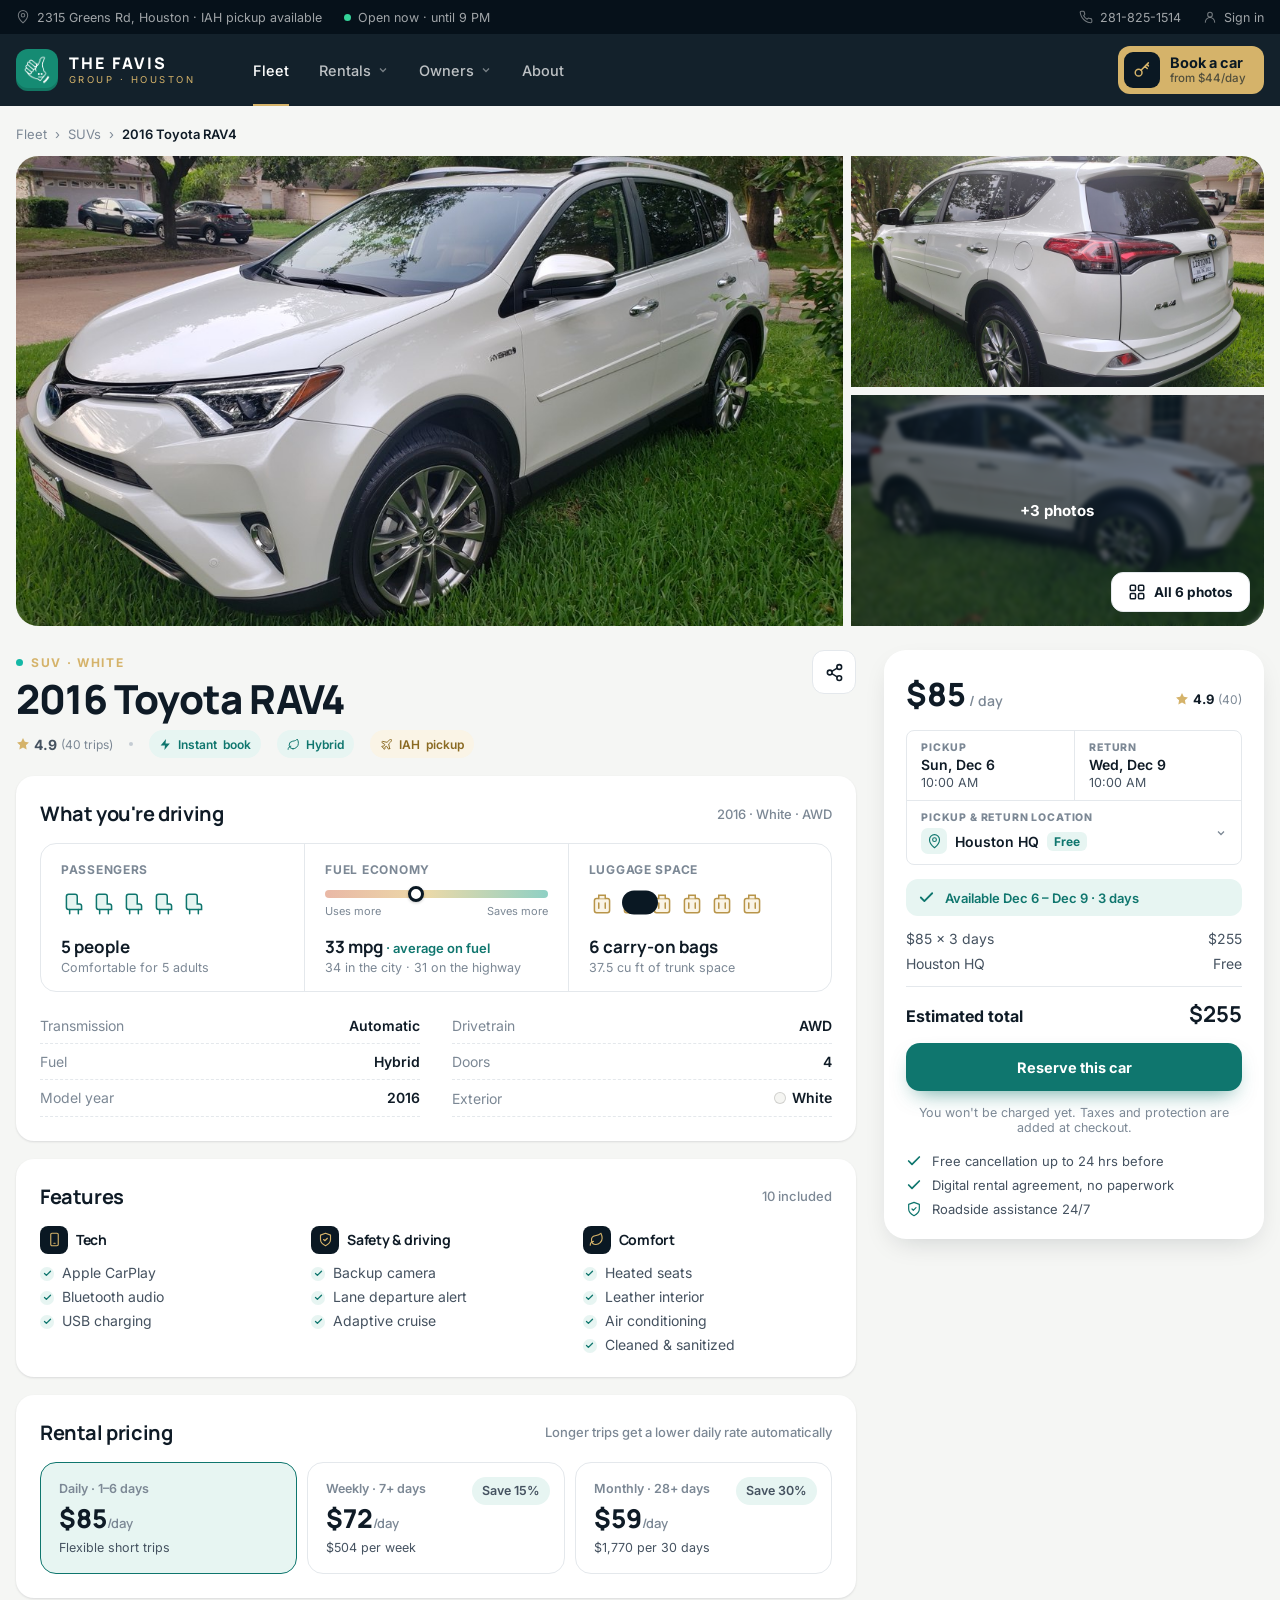
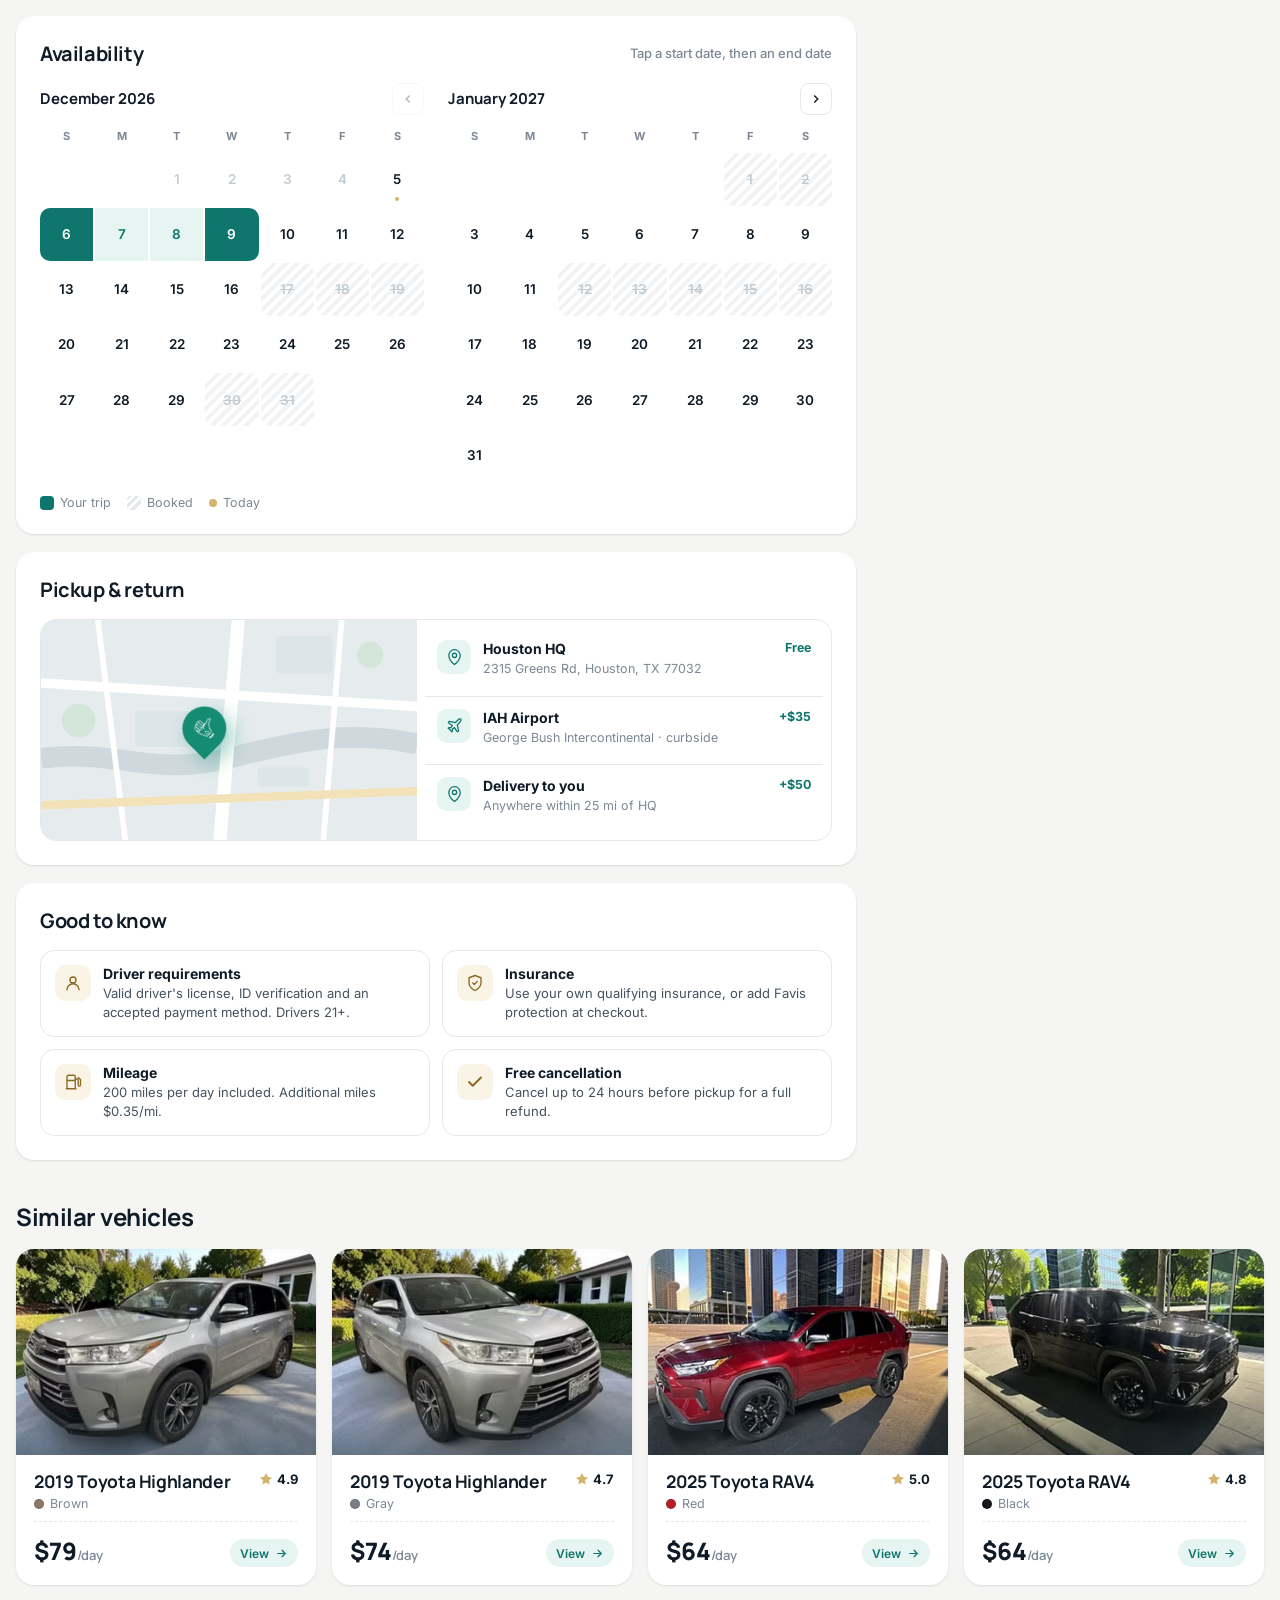
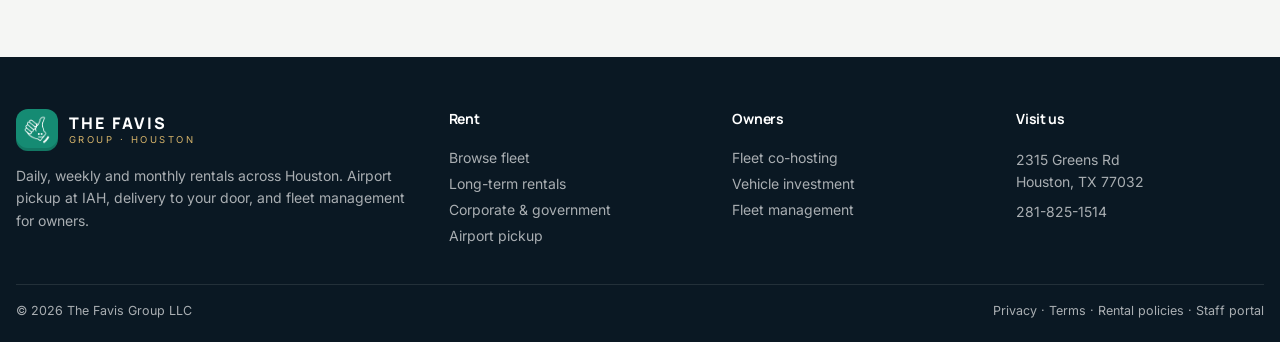
<file: Favis/car.html>
<!DOCTYPE html>
<html lang="en">
<head>
  <meta charset="UTF-8">
  <meta name="viewport" content="width=device-width, initial-scale=1.0">
  <title>Vehicle Details | The Favis Group</title>
  <link rel="preconnect" href="https://fonts.googleapis.com">
  <link href="https://fonts.googleapis.com/css2?family=Inter:wght@400;500;600;700&family=Manrope:wght@600;700;800&display=swap" rel="stylesheet">
  <link rel="icon" type="image/jpeg" href="images/brand/favis-logo.jpg">
  <link rel="stylesheet" href="favis.css">
</head>
<body>
  <div id="top"></div>

  <main class="wrap">
    <nav class="crumbs" aria-label="Breadcrumb"><a href="cars.html">Fleet</a><span>›</span><a id="crumbType" href="cars.html"></a><span>›</span><span id="crumbName"></span></nav>

    <div class="gallery-actions">
      <div class="gallery" id="gallery"></div>
      <button class="btn btn-ghost btn-sm all" id="allPhotos"></button>
    </div>

    <div class="detail-layout">
      <div>
        <div class="title-row">
          <div>
            <span class="eyebrow" id="eyebrow"></span>
            <h1 id="title" style="margin-top:8px"></h1>
            <div class="title-meta" id="meta"></div>
          </div>
          <div class="share-row">
            <button class="icon-btn" id="shareBtn" aria-label="Share vehicle"><svg viewBox="0 0 24 24" fill="none" stroke="currentColor" stroke-width="2" stroke-linecap="round"><circle cx="18" cy="5" r="3"/><circle cx="6" cy="12" r="3"/><circle cx="18" cy="19" r="3"/><path d="m8.6 13.5 6.8 4M15.4 6.5l-6.8 4"/></svg></button>
          </div>
        </div>

        <section class="section reveal">
          <h2>What you're driving <small id="specSub"></small></h2>
          <div class="gauges" id="gauges"></div>
          <dl class="sheet" id="sheet"></dl>
        </section>

        <section class="section reveal">
          <h2>Features <small id="featCount"></small></h2>
          <div class="feat-groups" id="feats"></div>
        </section>

        <section class="section reveal">
          <h2>Rental pricing <small>Longer trips get a lower daily rate automatically</small></h2>
          <div class="price-tiers" id="tiers"></div>
        </section>

        <section class="section reveal" id="availability">
          <h2>Availability <small>Tap a start date, then an end date</small></h2>
          <div class="cal-wrap" id="calWrap"></div>
          <div class="cal-legend">
            <span><i style="background:var(--teal)"></i>Your trip</span>
            <span><i style="background:repeating-linear-gradient(135deg,#e4e8ec 0 3px,#fff 3px 6px)"></i>Booked</span>
            <span><i style="background:var(--gold);width:8px;height:8px;border-radius:50%"></i>Today</span>
          </div>
        </section>

        <section class="section reveal">
          <h2>Pickup & return</h2>
          <div class="loc-card">
            <div class="loc-map" aria-hidden="true">
              <svg viewBox="0 0 400 240" preserveAspectRatio="xMidYMid slice">
                <rect width="400" height="240" fill="#e6ecee"/>
                <path d="M0 150 C80 140 120 170 200 150 S330 120 400 135" stroke="#cfd9dd" stroke-width="22" fill="none"/>
                <path d="M210 0 L190 240" stroke="#fff" stroke-width="14"/>
                <path d="M0 70 L400 95" stroke="#fff" stroke-width="10"/>
                <path d="M60 0 L90 240 M320 0 L300 240" stroke="#fff" stroke-width="6"/>
                <path d="M0 200 L400 185" stroke="#f3e2b8" stroke-width="9"/>
                <rect x="250" y="20" width="60" height="40" rx="4" fill="#dce5e8"/><rect x="100" y="100" width="70" height="38" rx="4" fill="#dce5e8"/>
                <rect x="230" y="160" width="55" height="20" rx="4" fill="#dce5e8"/><circle cx="350" cy="40" r="14" fill="#d4e5da"/><circle cx="40" cy="110" r="18" fill="#d4e5da"/>
              </svg>
              <span class="loc-pin"><img src="images/brand/favis-hand.png" alt=""></span>
            </div>
            <div class="loc-list" id="locList"></div>
          </div>
        </section>

        <section class="section reveal">
          <h2>Good to know</h2>
          <div class="policy-list">
            <div class="policy"><span id="pIco1"></span><div><b>Driver requirements</b><p>Valid driver's license, ID verification and an accepted payment method. Drivers 21+.</p></div></div>
            <div class="policy"><span id="pIco2"></span><div><b>Insurance</b><p>Use your own qualifying insurance, or add Favis protection at checkout.</p></div></div>
            <div class="policy"><span id="pIco3"></span><div><b>Mileage</b><p>200 miles per day included. Additional miles $0.35/mi.</p></div></div>
            <div class="policy"><span id="pIco4"></span><div><b>Free cancellation</b><p>Cancel up to 24 hours before pickup for a full refund.</p></div></div>
          </div>
        </section>
      </div>

      <!-- Booking widget -->
      <aside class="book-card" aria-label="Reserve this vehicle">
        <div class="bk-price"><b id="bkRate"></b><span class="cc-rating" id="bkRating"></span></div>
        <div class="bk-fields">
          <div class="bk-row">
            <button type="button" class="bk-field bk-date" id="bkStartBtn" aria-haspopup="dialog" aria-expanded="false"><span class="bk-lbl">Pickup</span><b id="bkStartVal"></b><small id="bkStartTime"></small></button>
            <button type="button" class="bk-field bk-date" id="bkEndBtn" aria-haspopup="dialog" aria-expanded="false"><span class="bk-lbl">Return</span><b id="bkEndVal"></b><small id="bkEndTime"></small></button>
          </div>
          <div class="bk-field full loc-dd" id="locDD">
            <button type="button" class="loc-btn" id="locBtn" aria-haspopup="listbox" aria-expanded="false">
              <span class="bk-lbl">Pickup & return location</span>
              <span class="loc-cur" id="locCur"></span>
              <svg class="chev" viewBox="0 0 24 24" fill="none" stroke="currentColor" stroke-width="2.5"><path d="M6 9l6 6 6-6"/></svg>
            </button>
            <ul class="loc-menu" id="locMenu" role="listbox" aria-label="Pickup and return location"></ul>
          </div>
        </div>
        <div id="bkAlert"></div>
        <div class="bk-lines" id="bkLines"></div>
        <div class="bk-total"><span>Estimated total</span><b id="bkTotal"></b></div>
        <a class="btn btn-primary" id="reserveBtn" href="#">Reserve this car</a>
        <p class="bk-note">You won't be charged yet. Taxes and protection are added at checkout.</p>
        <div class="perks" id="perks"></div>
      </aside>
    </div>

    <section class="reveal" style="margin-top:40px">
      <h2 style="font-size:24px;margin-bottom:16px">Similar vehicles</h2>
      <div class="similar" id="similar"></div>
    </section>
  </main>

  <!-- Lightbox -->
  <div class="lightbox" id="lightbox" role="dialog" aria-modal="true" aria-label="Photo viewer">
    <div class="lb-top"><span id="lbCount"></span><button class="x-btn" id="lbClose" aria-label="Close">✕</button></div>
    <div class="lb-stage">
      <button class="lb-nav lb-prev" id="lbPrev" aria-label="Previous photo"></button>
      <img id="lbImg" alt="">
      <button class="lb-nav lb-next" id="lbNext" aria-label="Next photo"></button>
    </div>
    <div class="lb-thumbs" id="lbThumbs"></div>
  </div>

  <div id="bottom"></div>

  <script src="fleet.js"></script>
  <script>
    renderChrome("fleet");
    const $ = id => document.getElementById(id);
    const car = CARS.find(c => c.id === +new URLSearchParams(location.search).get("id")) || CARS[0];
    let trip = loadTrip();
    const booked = bookedDays(car);
    document.title = `${car.name} for rent in Houston | The Favis Group`;

    /* ---------- Header ---------- */
    $("crumbType").textContent = car.type === "Truck" ? "Pickup trucks" : car.type + "s";
    $("crumbName").textContent = car.name;
    $("eyebrow").innerHTML = `<i></i>${car.type} · ${car.color}`;
    $("title").textContent = car.name;
    $("meta").innerHTML = `<span class="cc-rating">${stars(car.rating)}<span>(${car.trips}<span class="m-hide"> trips</span>)</span></span><span class="dot m-hide"></span>
      ${car.instant ? `<span class="chip chip-teal">${I.bolt} Instant<span class="m-hide"> book</span></span>` : `<span class="chip chip-gold">Approval in 2 hrs</span>`}
      ${car.fuel === "Hybrid" ? `<span class="chip chip-teal">${I.leaf} Hybrid</span>` : ""}
      ${car.airport ? `<span class="chip chip-gold">${I.plane} IAH<span class="m-hide"> pickup</span></span>` : ""}`;

    /* ---------- Gallery + lightbox ---------- */
    const P = car.photos;
    $("gallery").innerHTML = P.slice(0, 3).map((src, i) => `<button data-photo="${i}" aria-label="Open photo ${i + 1}"><img src="${src}" alt="${car.name} photo ${i + 1}">${i === 2 && P.length > 3 ? `<span class="more">+${P.length - 3} photo${P.length - 3 > 1 ? "s" : ""}</span>` : ""}</button>`).join("");
    if (P.length < 3) $("gallery").style.gridTemplateColumns = P.length === 1 ? "1fr" : "1.4fr 1fr", $("gallery").querySelectorAll("button").forEach(b => b.style.gridRow = "1 / 3");
    $("allPhotos").innerHTML = `<svg width="16" height="16" viewBox="0 0 24 24" fill="none" stroke="currentColor" stroke-width="2"><rect x="3" y="3" width="7" height="7" rx="1.5"/><rect x="14" y="3" width="7" height="7" rx="1.5"/><rect x="3" y="14" width="7" height="7" rx="1.5"/><rect x="14" y="14" width="7" height="7" rx="1.5"/></svg>All ${P.length} photos`;
    let lb = 0;
    function showLB(i) {
      lb = (i + P.length) % P.length;
      $("lbImg").src = P[lb]; $("lbImg").alt = `${car.name} photo ${lb + 1}`;
      $("lbImg").style.animation = "none"; void $("lbImg").offsetWidth; $("lbImg").style.animation = "";
      $("lbCount").textContent = `${car.name} · ${lb + 1} / ${P.length}`;
      $("lbThumbs").querySelectorAll("button").forEach((b, j) => b.classList.toggle("on", j === lb));
    }
    $("lbThumbs").innerHTML = P.map((s, i) => `<button data-lb="${i}" aria-label="Photo ${i + 1}"><img src="${s}" alt=""></button>`).join("");
    $("lbPrev").innerHTML = $("lbNext").innerHTML = I.arrow;
    const openLB = i => { showLB(i); $("lightbox").classList.add("open"); document.body.style.overflow = "hidden"; $("lbClose").focus(); };
    const closeLB = () => { $("lightbox").classList.remove("open"); document.body.style.overflow = ""; };
    $("gallery").addEventListener("click", e => { const b = e.target.closest("[data-photo]"); if (b) openLB(+b.dataset.photo); });
    $("allPhotos").onclick = () => openLB(0);
    $("lbThumbs").addEventListener("click", e => { const b = e.target.closest("[data-lb]"); if (b) showLB(+b.dataset.lb); });
    $("lbPrev").onclick = () => showLB(lb - 1); $("lbNext").onclick = () => showLB(lb + 1); $("lbClose").onclick = closeLB;
    addEventListener("keydown", e => {
      if (!$("lightbox").classList.contains("open")) return;
      if (e.key === "Escape") closeLB(); if (e.key === "ArrowRight") showLB(lb + 1); if (e.key === "ArrowLeft") showLB(lb - 1);
    });

    /* ---------- Specs + features ---------- */
    /* Three "gauges" that answer real questions: who fits, what it burns, what it carries */
    const comb = Math.round((car.mpg[0] + car.mpg[1]) / 2), fleetBest = Math.max(...CARS.map(c => (c.mpg[0] + c.mpg[1]) / 2));
    const seatIcon = on => `<svg viewBox="0 0 24 24" class="${on ? "on" : ""}"><path d="M7 3h6a2 2 0 0 1 2 2v7h2a2 2 0 0 1 2 2v3H7a2 2 0 0 1-2-2V5a2 2 0 0 1 2-2z"/><path d="M8 17v4M16 17v4"/></svg>`;
    const isBed = car.type === "Truck", cuft = parseFloat(car.cargo), bags = isBed ? 0 : Math.max(1, Math.min(6, Math.round(cuft / 4)));
    const bagIcon = '<svg viewBox="0 0 24 24"><rect x="5" y="7" width="14" height="13" rx="2"/><path d="M9 7V4h6v3M9 11v5M15 11v5"/></svg>';
    $("specSub").textContent = `${car.year} · ${car.color} · ${car.drive}`;
    const mpgs = CARS.map(c => (c.mpg[0] + c.mpg[1]) / 2), lo = Math.min(...mpgs), hi = Math.max(...mpgs);
    const pos = Math.round((comb - lo) / (hi - lo) * 100);
    const fuelWord = pos >= 70 ? "Very fuel efficient" : pos >= 35 ? "Average on fuel" : "Uses more fuel";
    $("gauges").innerHTML = `
      <div class="gauge">
        <span class="g-lbl">Passengers</span>
        <div class="g-vis seats">${Array.from({ length: car.seats }, () => seatIcon(true)).join("")}</div>
        <b>${car.seats} people</b><small>${car.seats >= 7 ? "Third row, good for families and groups" : car.type === "Truck" ? "Crew cab with 4 full doors" : "Comfortable for 5 adults"}</small>
      </div>
      <div class="gauge">
        <span class="g-lbl">Fuel economy</span>
        <div class="g-vis meter"><div class="m-bar"><i style="left:${pos}%"></i></div><div class="m-ends"><span>Uses more</span><span>Saves more</span></div></div>
        <b>${comb} mpg <em class="${pos < 35 ? "warn" : ""}">· ${fuelWord.toLowerCase()}</em></b><small>${car.mpg[0]} in the city · ${car.mpg[1]} on the highway</small>
      </div>
      <div class="gauge">
        <span class="g-lbl">${isBed ? "Truck bed" : "Luggage space"}</span>
        <div class="g-vis bags">${isBed ? `<span class="on">${I.bag}</span>` : Array.from({ length: bags }, () => `<span class="on">${bagIcon}</span>`).join("")}</div>
        <b>${isBed ? car.cargo.replace(" bed", " long bed") : `${bags} carry-on bag${bags > 1 ? "s" : ""}`}</b><small>${isBed ? "Fits furniture, bikes and gear · tow package" : `${car.cargo} of trunk space`}</small>
      </div>`;
    const SHEET = [["Transmission", car.transmission], ["Drivetrain", car.drive], ["Fuel", car.fuel], ["Doors", car.doors], ["Model year", car.year], ["Exterior", `<i class="sw" style="background:${COLOR_HEX[car.color]}"></i>${car.color}`]];
    $("sheet").innerHTML = SHEET.map(([k, v]) => `<div><dt>${k}</dt><dd>${v}</dd></div>`).join("");

    /* Features grouped the way renters scan for them */
    const all = [...car.feats, "Bluetooth audio", "USB charging", "Air conditioning", "Cleaned & sanitized"];
    const GROUPS = [
      ["Tech", /carplay|android|touchscreen|bluetooth|usb|wireless/i, '<svg viewBox="0 0 24 24" fill="none" stroke="currentColor" stroke-width="1.8" stroke-linecap="round"><rect x="6" y="2" width="12" height="20" rx="2"/><path d="M11 18h2"/></svg>'],
      ["Safety & driving", /camera|blind|lane|cruise|collision|braking|propilot/i, I.shield],
      ["Comfort", /heated|leather|climate|air cond|remote|keyless|liftgate|clean/i, I.leaf],
      ["Hauling", /tow|bed/i, I.bag],
    ];
    const grouped = GROUPS.map(([g, re, ico]) => [g, ico, all.filter(f => re.test(f))]).filter(([, , l]) => l.length);
    $("featCount").textContent = `${all.length} included`;
    $("feats").innerHTML = grouped.map(([g, ico, list]) => `<div class="fg"><h3><span>${ico}</span>${g}</h3><ul>${list.map(f => `<li>${f}</li>`).join("")}</ul></div>`).join("");

    /* ---------- Pricing tiers ---------- */
    function renderTiers() {
      const cur = termFor(tripDays(trip));
      $("tiers").innerHTML = Object.entries(TERMS).map(([k, t]) => {
        const r = Math.round(car.rate * t.factor);
        return `<div class="tier ${k === cur ? "on" : ""}">
          ${t.factor < 1 ? `<span class="chip chip-teal save">Save ${Math.round((1 - t.factor) * 100)}%</span>` : ""}
          <small>${t.label}${t.min ? ` · ${t.min}+ days` : " · 1–6 days"}</small>
          <b>${usd(r)}<em>/day</em></b>
          <span>${k === "daily" ? "Flexible short trips" : k === "weekly" ? `${usd(r * 7)} per week` : `${usd(r * 30)} per 30 days`}</span>
        </div>`;
      }).join("");
    }

    /* ---------- Availability calendar (2 months, range select) ---------- */
    const today = parseISO(iso(new Date()));
    let view = new Date(today.getFullYear(), today.getMonth(), 1);
    let picking = null; // first click of a new range
    function monthHTML(first, nav) {
      const days = new Date(first.getFullYear(), first.getMonth() + 1, 0).getDate();
      const lead = first.getDay();
      let cells = "SMTWTFS".split("").map(d => `<span class="dow">${d}</span>`).join("") + "<span></span>".repeat(lead);
      for (let d = 1; d <= days; d++) {
        const dt = new Date(first.getFullYear(), first.getMonth(), d), s = iso(dt);
        const past = dt < today, isBooked = booked.has(s);
        const st = s === trip.start, en = s === trip.end, inR = dt > parseISO(trip.start) && dt < parseISO(trip.end);
        cells += `<button type="button" data-day="${s}" ${past || isBooked ? "disabled" : ""} class="${isBooked ? "booked" : ""} ${st ? "start" : ""} ${en ? "end" : ""} ${inR ? "in" : ""} ${s === iso(today) ? "today" : ""}" aria-label="${dt.toDateString()}${isBooked ? " (booked)" : ""}">${d}</button>`;
      }
      return `<div>
        <div class="cal-head"><b>${first.toLocaleDateString("en-US", { month: "long", year: "numeric" })}</b>${nav}</div>
        <div class="cal">${cells}</div></div>`;
    }
    function renderCal() {
      const next = new Date(view.getFullYear(), view.getMonth() + 1, 1);
      const chev = d => `<svg viewBox="0 0 24 24" fill="none" stroke="currentColor" stroke-width="2.5"><path d="${d}"/></svg>`;
      $("calWrap").innerHTML = monthHTML(view, `<div class="cal-nav"><button type="button" id="calPrev" aria-label="Previous month" ${view <= new Date(today.getFullYear(), today.getMonth(), 1) ? "disabled" : ""}>${chev("M15 18l-6-6 6-6")}</button></div>`)
        + monthHTML(next, `<div class="cal-nav"><button type="button" id="calNext" aria-label="Next month">${chev("M9 18l6-6-6-6")}</button></div>`);
    }
    $("calWrap").addEventListener("click", e => {
      if (e.target.closest("#calPrev")) { view.setMonth(view.getMonth() - 1); return renderCal(); }
      if (e.target.closest("#calNext")) { view.setMonth(view.getMonth() + 1); return renderCal(); }
      const b = e.target.closest("[data-day]"); if (!b || b.disabled) return;
      const s = b.dataset.day;
      if (!picking || parseISO(s) <= parseISO(picking)) {
        picking = s; trip.start = s; const e2 = parseISO(s); e2.setDate(e2.getDate() + 1); trip.end = iso(e2);
      } else { trip.end = s; picking = null; }
      update();
    });

    /* ---------- Booking widget ---------- */
    /* Location picker: every option visible with detail + fee; IAH shown but disabled when this car can't go there */
    const LOC_ICON = { hq: I.pin, iah: I.plane, delivery: '<svg viewBox="0 0 24 24" fill="none" stroke="currentColor" stroke-width="1.8" stroke-linecap="round" stroke-linejoin="round"><rect x="1" y="6" width="14" height="11" rx="1"/><path d="M15 9h4l3 4v4h-7"/><circle cx="6" cy="18" r="2"/><circle cx="18" cy="18" r="2"/></svg>' };
    const fee = l => l.fee ? "+" + usd(l.fee) : "Free";
    function renderLoc() {
      const cur = LOCATIONS.find(l => l.id === trip.loc);
      $("locCur").innerHTML = `<span class="lc-ico">${LOC_ICON[cur.id]}</span><b>${cur.name}</b><em class="${cur.fee ? "" : "free"}">${fee(cur)}</em>`;
      $("locMenu").innerHTML = LOCATIONS.map(l => {
        const off = l.id === "iah" && !car.airport;
        return `<li role="option" data-loc="${l.id}" aria-selected="${l.id === trip.loc}" aria-disabled="${off}" class="${off ? "off" : ""}">
          <span class="lc-ico">${LOC_ICON[l.id]}</span>
          <span class="lm-text"><b>${l.name}</b><small>${off ? "Not available for this vehicle" : l.detail}</small></span>
          ${off ? "" : `<em class="${l.fee ? "" : "free"}">${fee(l)}</em>`}</li>`;
      }).join("");
    }
    const locOpen = on => { $("locDD").classList.toggle("open", on); $("locBtn").setAttribute("aria-expanded", on); };
    $("locBtn").addEventListener("click", e => { e.stopPropagation(); locOpen(!$("locDD").classList.contains("open")); });
    $("locMenu").addEventListener("click", e => {
      e.stopPropagation();
      const li = e.target.closest("[data-loc]"); if (!li || li.classList.contains("off")) return;
      trip = { ...trip, loc: li.dataset.loc, ret: li.dataset.loc }; locOpen(false); update();
    });
    document.addEventListener("click", () => locOpen(false));
    addEventListener("keydown", e => { if (e.key === "Escape") locOpen(false); });
    if (trip.loc === "iah" && !car.airport) trip.loc = "hq";
    $("bkRating").innerHTML = `${stars(car.rating)}<span>(${car.trips})</span>`;
    const showDates = () => {
      const d = s => fmtDate(s, { weekday: "short", month: "short", day: "numeric" });
      $("bkStartVal").textContent = d(trip.start); $("bkEndVal").textContent = d(trip.end);
      $("bkStartTime").textContent = fmtTime(trip.stime); $("bkEndTime").textContent = fmtTime(trip.etime);
    };
    /* shared picker (fleet.js), with this car's booked days blocked */
    rangePicker({
      host: document.querySelector(".bk-fields"), cls: "dp-right",
      triggers: { start: $("bkStartBtn"), end: $("bkEndBtn") }, blocked: booked,
      get: () => trip, set: t => { trip = t; }, onChange: showDates,
      onApply: () => { picking = null; update(); },
    });

    function update() {
      saveTrip(trip);
      const days = tripDays(trip), rate = dayRate(car, days), base = car.rate * days, disc = base - rate * days;
      const loc = LOCATIONS.find(l => l.id === trip.loc), avail = isAvailable(car, trip);
      renderLoc(); showDates();
      $("bkRate").innerHTML = `${usd(rate)}<small> / day</small>`;
      $("bkLines").innerHTML = `
        <div><span>${usd(car.rate)} × ${days} day${days > 1 ? "s" : ""}</span><span>${usd(base)}</span></div>
        ${disc > 0 ? `<div class="disc"><span>${TERMS[termFor(days)].label} discount</span><span>−${usd(disc)}</span></div>` : ""}
        <div><span>${loc.name}</span><span>${loc.fee ? usd(loc.fee) : "Free"}</span></div>`;
      $("bkTotal").textContent = usd(rate * days + loc.fee);
      $("bkTotal").animate([{ opacity: .3, transform: "translateY(-3px)" }, { opacity: 1, transform: "none" }], { duration: 300, easing: "ease-out" });
      $("bkAlert").innerHTML = avail
        ? `<div class="bk-alert ok">${I.check}Available ${fmtDate(trip.start)} – ${fmtDate(trip.end)} · ${days} day${days > 1 ? "s" : ""}</div>`
        : `<div class="bk-alert no">${I.cal}Booked on some of these days. Pick other dates.</div>`;
      const btn = $("reserveBtn");
      btn.href = `booking.html?id=${car.id}&${tripQuery(trip)}`;
      btn.classList.toggle("btn-primary", avail); btn.classList.toggle("btn-ghost", !avail);
      btn.textContent = avail ? "Reserve this car" : "Choose available dates";
      if (!avail) btn.href = "#availability";
      renderTiers(); renderCal();
    }
    $("perks").innerHTML = [["Free cancellation up to 24 hrs before", I.check], ["Digital rental agreement, no paperwork", I.check], ["Roadside assistance 24/7", I.shield]].map(([t, ico]) => `<div>${ico}${t}</div>`).join("");

    /* ---------- Locations ---------- */
    $("locList").innerHTML = LOCATIONS.map(l => `<div class="loc-row"><span class="li">${l.id === "iah" ? I.plane : I.pin}</span><p><b>${l.name}</b><small>${l.detail}</small></p><em>${l.id === "iah" && !car.airport ? "Not for this car" : l.fee ? "+" + usd(l.fee) : "Free"}</em></div>`).join("");
    ["pIco1", "pIco2", "pIco3", "pIco4"].forEach((id, i) => $(id).innerHTML = [I.user, I.shield, I.fuel, I.check][i]);

    /* ---------- Share ---------- */
    $("shareBtn").onclick = () => { navigator.clipboard?.writeText(location.href).catch(() => {}); toast("Link copied"); };

    /* ---------- Similar ---------- */
    const sim = CARS.filter(c => c.id !== car.id && c.type === car.type).sort((a, b) => Math.abs(a.rate - car.rate) - Math.abs(b.rate - car.rate)).slice(0, 4);
    $("similar").innerHTML = sim.map((c, i) => `
      <a class="car-card" style="--i:${i}" href="car.html?id=${c.id}&${tripQuery(trip)}">
        <div class="cc-media"><img src="${c.photos[0]}" alt="${c.name}" loading="lazy">${c.photos[1] ? `<img class="alt" src="${c.photos[1]}" alt="" loading="lazy">` : ""}</div>
        <div class="cc-body">
          <div class="cc-title"><div><h3>${c.name}</h3><small><i style="background:${COLOR_HEX[c.color]}"></i>${c.color}</small></div><span class="cc-rating">${stars(c.rating)}</span></div>
          <div class="cc-foot"><div class="cc-price"><b>${usd(dayRate(c, tripDays(trip)))}<small>/day</small></b></div><span class="chip chip-teal">View ${I.arrow}</span></div>
        </div>
      </a>`).join("");

    update(); reveal();
  </script>
</body>
</html>
</file>
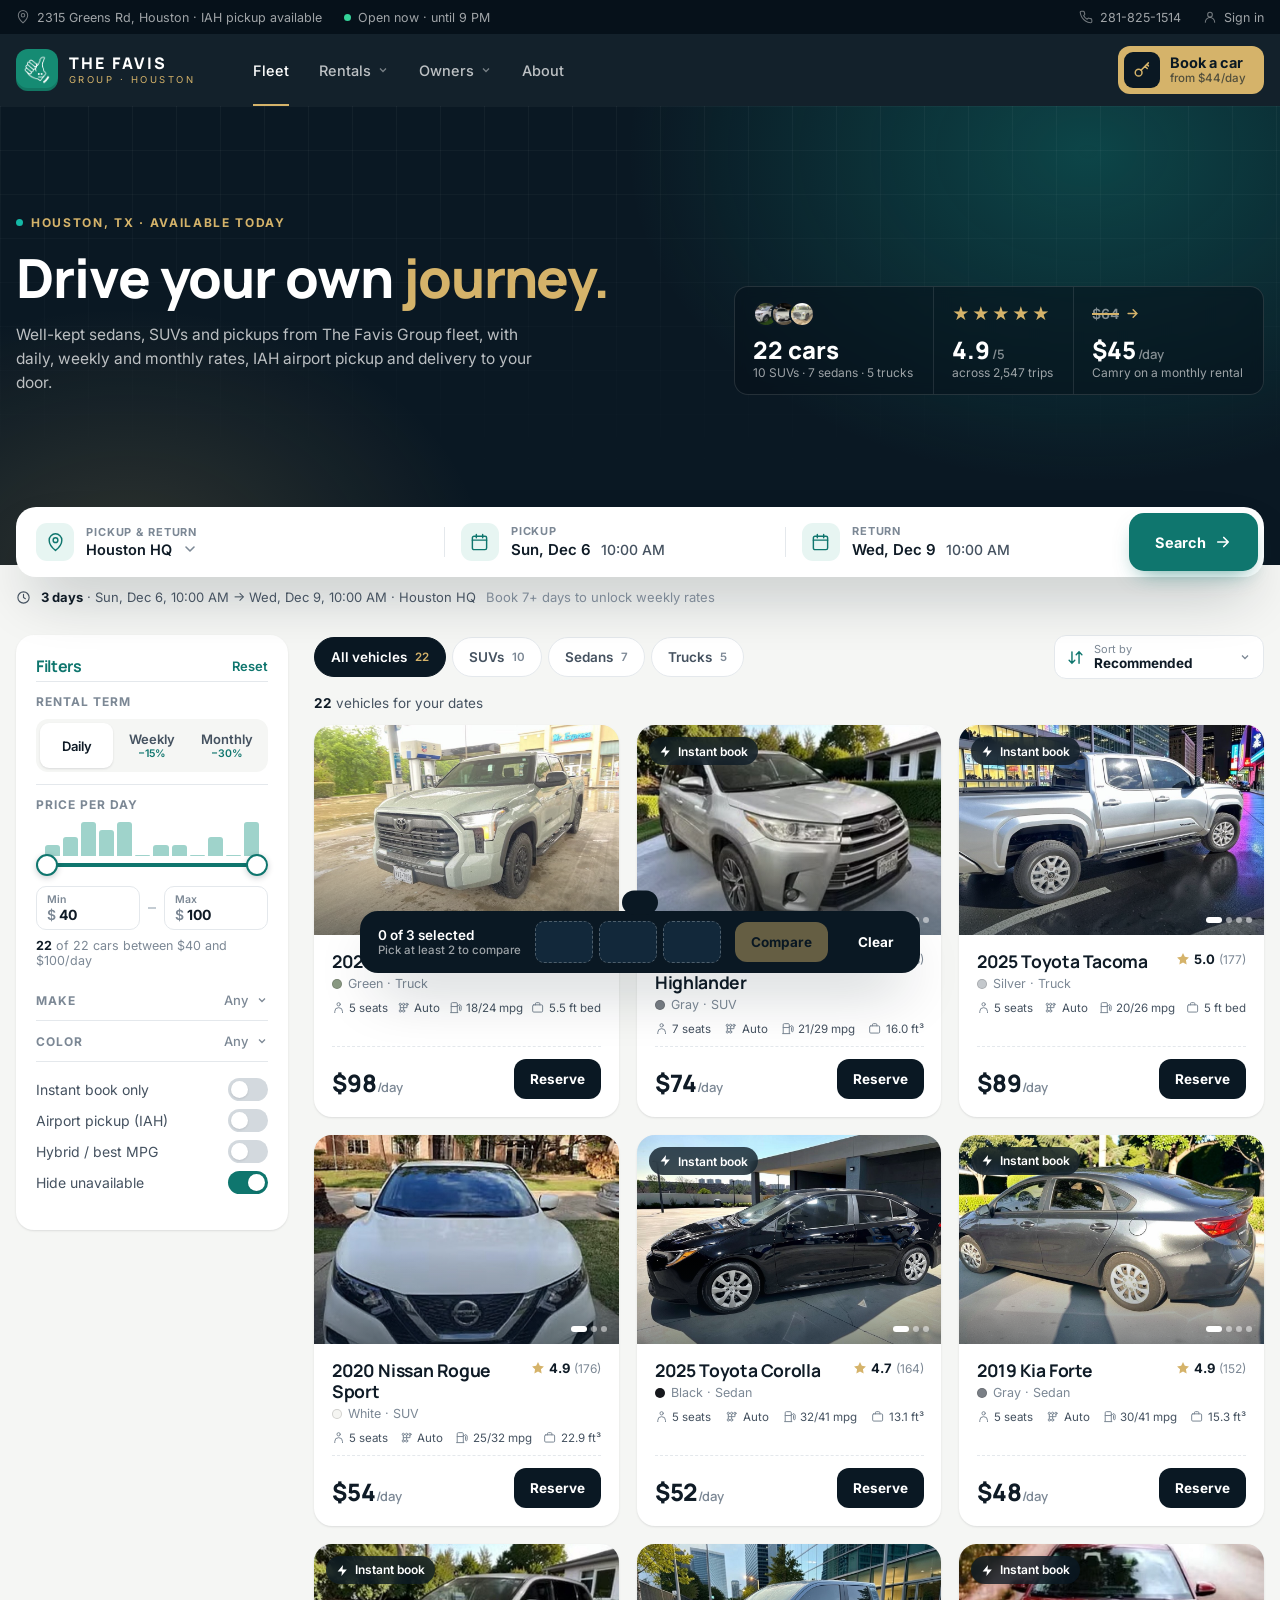
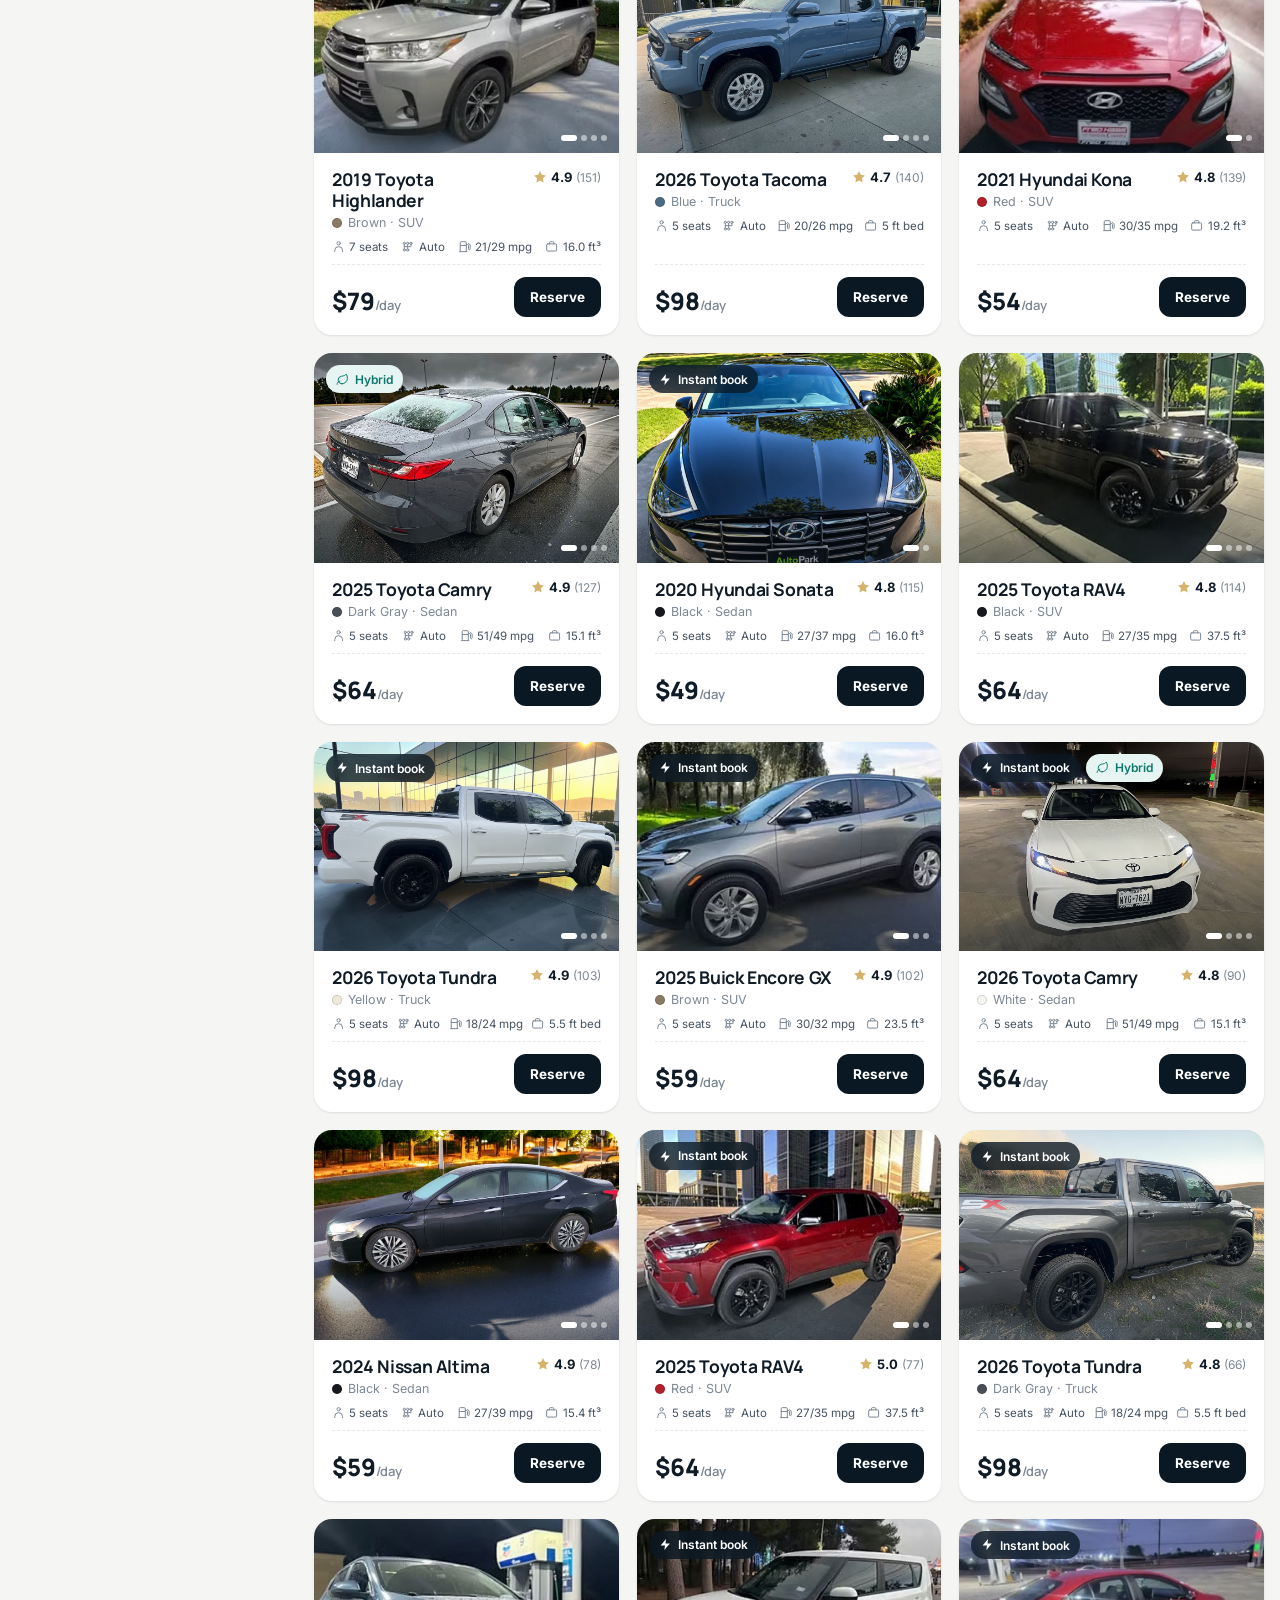
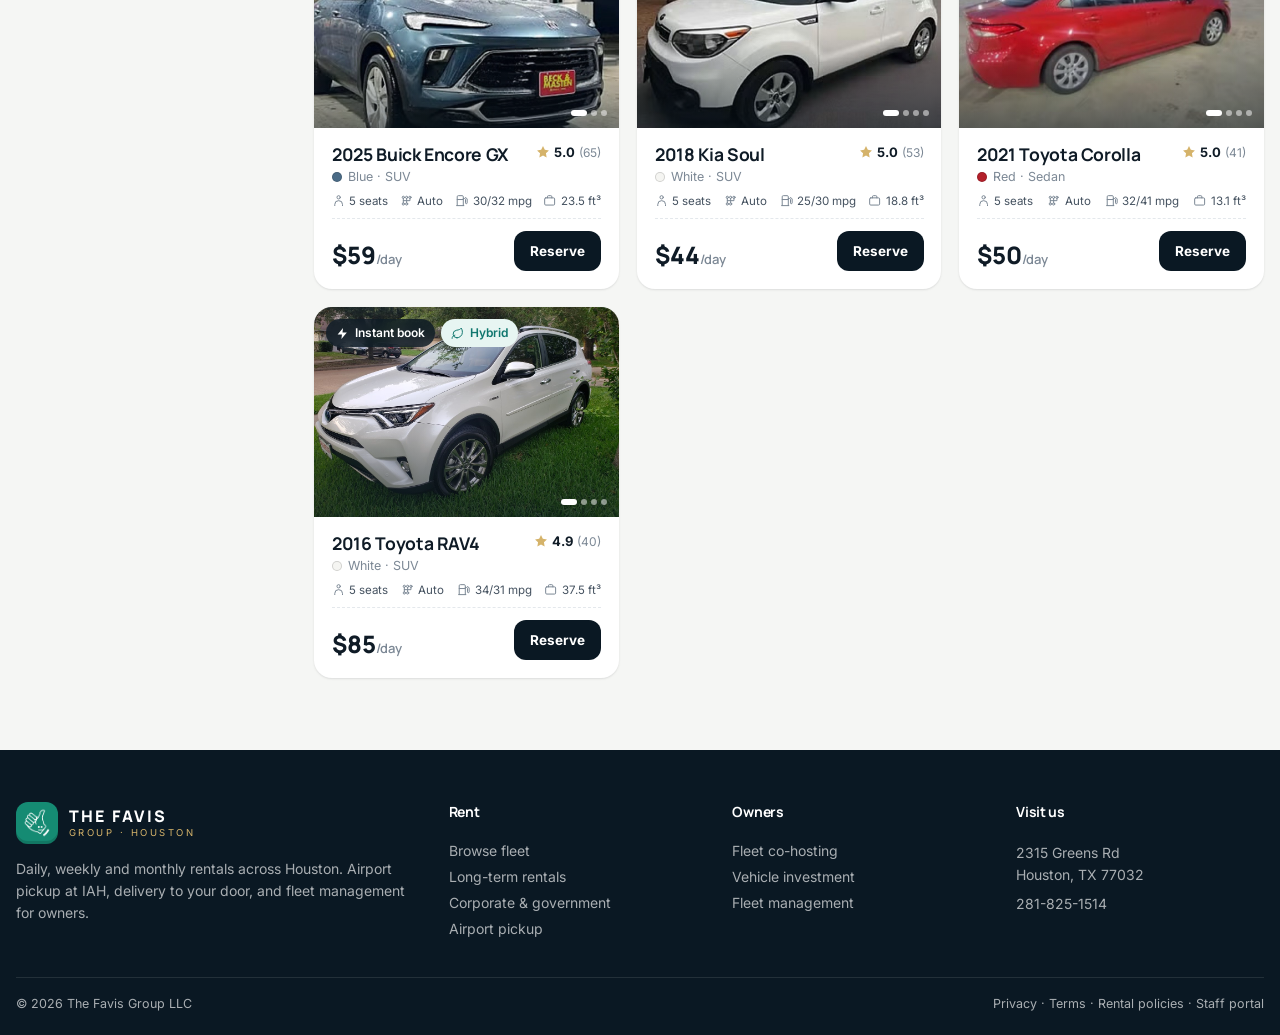
<file: Favis/cars.html>
<!DOCTYPE html>
<html lang="en">
<head>
  <meta charset="UTF-8">
  <meta name="viewport" content="width=device-width, initial-scale=1.0">
  <title>Rent a Car in Houston | The Favis Group</title>
  <meta name="description" content="Browse The Favis Group fleet of sedans, SUVs and pickup trucks in Houston, TX. Daily, weekly and monthly rentals with IAH airport pickup and delivery.">
  <link rel="preconnect" href="https://fonts.googleapis.com">
  <link href="https://fonts.googleapis.com/css2?family=Inter:wght@400;500;600;700&family=Manrope:wght@600;700;800&display=swap" rel="stylesheet">
  <link rel="icon" type="image/jpeg" href="images/brand/favis-logo.jpg">
  <link rel="stylesheet" href="favis.css">
</head>
<body>
  <div id="top"></div>

  <section class="fleet-hero">
    <div class="wrap">
      <div class="hero-top">
        <div>
          <span class="eyebrow"><i></i>Houston, TX · Available today</span>
          <h1>Drive your own <em>journey.</em></h1>
          <p>Well-kept sedans, SUVs and pickups from The Favis Group fleet, with daily, weekly and monthly rates, IAH airport pickup and delivery to your door.</p>
        </div>
        <div class="fleet-board" id="fleetBoard" aria-label="Fleet at a glance"></div>
      </div>
    </div>
  </section>

  <div class="wrap search-dock">
    <form class="searchbar" id="searchbar" role="search" aria-label="Search available cars">
      <div class="sb-field">
        <span class="sb-ico"></span>
        <div class="sb-text">
          <label for="sbLoc">Pickup & return</label>
          <select id="sbLoc"></select>
        </div>
      </div>
      <button type="button" class="sb-field sb-date" data-open="start" aria-haspopup="dialog" aria-expanded="false">
        <span class="sb-ico"></span>
        <span class="sb-text"><span class="sb-lbl">Pickup</span><span class="sb-val" id="sbStartVal"></span></span>
      </button>
      <button type="button" class="sb-field sb-date" data-open="end" aria-haspopup="dialog" aria-expanded="false">
        <span class="sb-ico"></span>
        <span class="sb-text"><span class="sb-lbl">Return</span><span class="sb-val" id="sbEndVal"></span></span>
      </button>
      <button class="btn btn-primary sb-go" type="submit">Search</button>
    </form>
    <div class="trip-line" id="tripLine"></div>
  </div>

  <main class="wrap list-layout">
    <aside class="filters" aria-label="Filters">
      <div class="f-head"><button class="f-toggle" id="fToggle" type="button" aria-expanded="false"><span class="f-ico"><svg viewBox="0 0 24 24" fill="none" stroke="currentColor" stroke-width="2" stroke-linecap="round"><path d="M4 6h16M7 12h10M10 18h4"/></svg></span><h3>Filters</h3><svg class="f-chev" width="14" height="14" viewBox="0 0 24 24" fill="none" stroke="currentColor" stroke-width="2.5"><path d="M6 9l6 6 6-6"/></svg></button><button id="reset" type="button">Reset</button></div>

      <div class="f-sec">
        <h4>Rental term</h4>
        <div class="seg" id="termSeg">
          <button type="button" data-term="1">Daily</button>
          <button type="button" data-term="7">Weekly<small>−15%</small></button>
          <button type="button" data-term="30">Monthly<small>−30%</small></button>
        </div>
      </div>

      <div class="f-sec">
        <h4>Price per day</h4>
        <div class="hist" id="hist" aria-hidden="true"></div>
        <div class="dual">
          <div class="dual-track"><i id="dualFill"></i></div>
          <input type="range" id="pMin" min="40" max="100" step="1" value="40" aria-label="Minimum price per day">
          <input type="range" id="pMax" min="40" max="100" step="1" value="100" aria-label="Maximum price per day">
        </div>
        <div class="range-boxes">
          <label><small>Min</small><span>$</span><input id="minBox" inputmode="numeric" value="40" aria-label="Minimum price"></label>
          <i></i>
          <label><small>Max</small><span>$</span><input id="maxBox" inputmode="numeric" value="100" aria-label="Maximum price"></label>
        </div>
        <p class="range-note" id="rangeNote"></p>
      </div>

      <details class="f-sec f-drop" id="makeSec">
        <summary><h4>Make</h4><span class="fd-val" id="makeVal">Any</span><svg class="fd-chev" viewBox="0 0 24 24" fill="none" stroke="currentColor" stroke-width="2.5"><path d="M6 9l6 6 6-6"/></svg></summary>
        <div class="checks" id="makes"></div>
      </details>

      <details class="f-sec f-drop" id="colorSec">
        <summary><h4>Color</h4><span class="fd-val" id="colorVal">Any</span><svg class="fd-chev" viewBox="0 0 24 24" fill="none" stroke="currentColor" stroke-width="2.5"><path d="M6 9l6 6 6-6"/></svg></summary>
        <div class="checks" id="colors"></div>
      </details>

      <div class="f-sec">
        <label class="toggle">Instant book only<input type="checkbox" id="instant"><span class="tg"></span></label>
        <label class="toggle">Airport pickup (IAH)<input type="checkbox" id="airport"><span class="tg"></span></label>
        <label class="toggle">Hybrid / best MPG<input type="checkbox" id="hybrid"><span class="tg"></span></label>
        <label class="toggle">Hide unavailable<input type="checkbox" id="avail" checked><span class="tg"></span></label>
      </div>
    </aside>

    <section aria-label="Results">
      <div class="toolbar">
        <div class="type-tabs" id="typeTabs"></div>
        <div class="sorter" id="sorter">
          <button type="button" class="sorter-btn" aria-haspopup="listbox" aria-expanded="false">
            <svg viewBox="0 0 24 24" fill="none" stroke="currentColor" stroke-width="2" stroke-linecap="round"><path d="M7 4v16M3 16l4 4 4-4M17 20V4M13 8l4-4 4 4"/></svg>
            <span><small>Sort by</small><b id="sortLabel">Recommended</b></span>
            <svg class="chev" viewBox="0 0 24 24" fill="none" stroke="currentColor" stroke-width="2.5"><path d="M6 9l6 6 6-6"/></svg>
          </button>
          <ul class="sorter-menu" role="listbox" aria-label="Sort vehicles" id="sortMenu"></ul>
        </div>
      </div>
      <p class="result-note" id="resultNote"></p>
      <div class="car-grid" id="grid"></div>
    </section>
  </main>

  <!-- Compare -->
  <div class="compare-tray" id="tray" aria-live="polite">
    <span class="ct-label" id="trayLabel"></span>
    <div class="ct-thumbs" id="trayThumbs"></div>
    <button class="btn btn-gold btn-sm" id="compareBtn">Compare</button>
    <button class="btn btn-sm" style="color:#fff" id="trayClear">Clear</button>
  </div>
  <div class="modal" id="cmpModal" role="dialog" aria-modal="true" aria-labelledby="cmpTitle">
    <div class="modal-panel">
      <div class="modal-head"><h3 id="cmpTitle">Compare vehicles</h3><button class="x-btn" data-close aria-label="Close">✕</button></div>
      <div style="padding:8px 8px 16px;overflow-x:auto"><table class="cmp-table" id="cmpTable"></table></div>
    </div>
  </div>

  <div id="bottom"></div>

  <script src="fleet.js"></script>
  <script>
    renderChrome("fleet");
    /* fill inline icons used in the static markup */
    document.querySelectorAll(".sb-ico").forEach((el, i) => el.innerHTML = i ? I.cal : I.pin);
    document.querySelector(".sb-go").innerHTML = `Search ${I.arrow}`;

    const $ = id => document.getElementById(id);
    let trip = loadTrip();
    const state = { type: "All", makes: new Set(), colors: new Set(), minPrice: 40, maxPrice: 100, instant: false, airport: false, hybrid: false, avail: true, sort: "rec" };
    const compare = new Set();

    /* ---------- Search bar ---------- */
    const times = Array.from({ length: 29 }, (_, i) => { const m = 7 * 60 + i * 30; return `${String(m / 60 | 0).padStart(2, "0")}:${m % 60 ? "30" : "00"}`; });
    $("sbLoc").innerHTML = LOCATIONS.map(l => `<option value="${l.id}">${l.name}</option>`).join("");
    const LOC_ICON = { hq: I.pin, iah: I.plane, delivery: '<svg viewBox="0 0 24 24" fill="none" stroke="currentColor" stroke-width="1.8" stroke-linecap="round" stroke-linejoin="round"><rect x="1" y="6" width="14" height="11" rx="1"/><path d="M15 9h4l3 4v4h-7"/><circle cx="6" cy="18" r="2"/><circle cx="18" cy="18" r="2"/></svg>' };
    const locOf = o => LOCATIONS.find(l => l.id === o.value);
    const feeTag = l => l.fee ? `+${usd(l.fee)}` : "Free";
    const locSel = customSelect($("sbLoc"), {
      label: o => { const l = locOf(o); return `${l.name}${l.fee ? `<em>${feeTag(l)}</em>` : ""}`; },
      item: o => { const l = locOf(o); return `<span class="lo-ico">${LOC_ICON[l.id]}</span><span class="lo-txt"><b>${l.name}</b><small>${l.detail}</small></span><span class="lo-fee ${l.fee ? "" : "free"}">${feeTag(l)}</span>`; },
    });
    const short = s => fmtDate(s, { weekday: "short", month: "short", day: "numeric" });
    function fillSearch() {
      $("sbLoc").value = trip.loc; locSel.paint();
      $("sbStartVal").innerHTML = `${short(trip.start)}<em>${fmtTime(trip.stime)}</em>`;
      $("sbEndVal").innerHTML = `${short(trip.end)}<em>${fmtTime(trip.etime)}</em>`;
    }
    $("sbLoc").addEventListener("change", () => { trip = { ...trip, loc: $("sbLoc").value, ret: $("sbLoc").value }; saveTrip(trip); render(); });

    /* ---------- Date range picker (shared, see fleet.js) ---------- */
    const picker = rangePicker({
      host: document.querySelector(".search-dock"), cls: "dp-center",
      triggers: { start: document.querySelector('[data-open="start"]'), end: document.querySelector('[data-open="end"]') },
      get: () => trip, set: t => { trip = t; }, onChange: fillSearch,
      onApply: () => { saveTrip(trip); fillSearch(); render(); },
    });
    $("searchbar").addEventListener("submit", e => { e.preventDefault(); if (picker.isOpen()) picker.close(true); document.querySelector(".list-layout").scrollIntoView({ behavior: "smooth" }); });

    /* ---------- Filters ---------- */
    const TYPES = ["All", "SUV", "Sedan", "Truck"];
    const count = (k, v) => CARS.filter(c => c[k] === v).length;
    $("typeTabs").innerHTML = TYPES.map(t => `<button type="button" data-type="${t}" class="${t === "All" ? "on" : ""}">${t === "All" ? "All vehicles" : t + "s"} <em>${t === "All" ? CARS.length : count("type", t)}</em></button>`).join("");
    scrollHint($("typeTabs"));
    $("typeTabs").addEventListener("click", e => {
      const b = e.target.closest("[data-type]"); if (!b) return;
      state.type = b.dataset.type;
      $("typeTabs").querySelectorAll("button").forEach(x => x.classList.toggle("on", x === b));
      render();
    });
    const box = `<span class="box">${I.check}</span>`;
    $("makes").innerHTML = [...new Set(CARS.map(c => c.make))].sort().map(m => `<label class="check"><input type="checkbox" data-make="${m}">${box}${m}<em>${count("make", m)}</em></label>`).join("");
    const colorList = [...new Set(CARS.map(c => c.color))].sort((a, b) => count("color", b) - count("color", a));
    $("colors").innerHTML = colorList.map(c => `<label class="check"><input type="checkbox" data-color="${c}">${box}<span class="sw" style="background:${COLOR_HEX[c]}"></span>${c}<em>${count("color", c)}</em></label>`).join("");
    document.querySelector(".filters").addEventListener("change", e => {
      const t = e.target;
      if (t.dataset.make) t.checked ? state.makes.add(t.dataset.make) : state.makes.delete(t.dataset.make);
      if (t.dataset.color) t.checked ? state.colors.add(t.dataset.color) : state.colors.delete(t.dataset.color);
      if (["instant", "airport", "hybrid", "avail"].includes(t.id)) state[t.id] = t.checked;
      render();
    });
    /* Min/max price with histogram */
    const PLO = 40, PHI = 100, GAP = 5;
    function setPrice(lo, hi, from) {
      lo = Math.max(PLO, Math.min(lo, PHI - GAP)); hi = Math.min(PHI, Math.max(hi, lo + GAP));
      state.minPrice = lo; state.maxPrice = hi;
      $("pMin").value = lo; $("pMax").value = hi;
      if (from !== "minBox") $("minBox").value = lo;
      if (from !== "maxBox") $("maxBox").value = hi;
      $("dualFill").style.left = (lo - PLO) / (PHI - PLO) * 100 + "%";
      $("dualFill").style.right = (PHI - hi) / (PHI - PLO) * 100 + "%";
      renderHist();
    }
    function renderHist() {
      const days = tripDays(trip), buckets = Array(12).fill(0);
      CARS.forEach(c => { const r = dayRate(c, days); buckets[Math.min(11, Math.max(0, Math.floor((r - PLO) / 5)))]++; });
      const mx = Math.max(...buckets, 1);
      $("hist").innerHTML = buckets.map((n, i) => { const lo = PLO + i * 5; const on = lo + 5 > state.minPrice && lo <= state.maxPrice;
        return `<i class="${on ? "on" : ""}" style="height:${n ? 12 + n / mx * 88 : 4}%"></i>`; }).join("");
      const n = CARS.filter(c => { const r = dayRate(c, days); return r >= state.minPrice && r <= state.maxPrice; }).length;
      $("rangeNote").innerHTML = `<b>${n}</b> of ${CARS.length} cars between ${usd(state.minPrice)} and ${usd(state.maxPrice)}/day`;
    }
    $("pMin").addEventListener("input", () => { setPrice(+$("pMin").value, state.maxPrice); render(); });
    $("pMax").addEventListener("input", () => { setPrice(state.minPrice, +$("pMax").value); render(); });
    [$("pMin"), $("pMax")].forEach(r => r.addEventListener("pointerdown", () => { $("pMin").style.zIndex = r.id === "pMin" ? 3 : 2; $("pMax").style.zIndex = r.id === "pMax" ? 3 : 2; }));
    ["minBox", "maxBox"].forEach(id => {
      $(id).addEventListener("input", e => e.target.value = e.target.value.replace(/\D/g, "").slice(0, 3));
      $(id).addEventListener("change", () => { setPrice(+$("minBox").value || PLO, +$("maxBox").value || PHI); render(); });
      $(id).addEventListener("keydown", e => { if (e.key === "Enter") e.target.blur(); });
    });
    /* Sort menu */
    const SORTS = [
      ["rec", "Recommended", "Most-booked cars first", I.star],
      ["low", "Lowest price", "Cheapest daily rate first", '<svg viewBox="0 0 24 24" fill="none" stroke="currentColor" stroke-width="2" stroke-linecap="round"><path d="M12 5v14M5 12l7 7 7-7"/></svg>'],
      ["high", "Highest price", "Premium and trucks first", '<svg viewBox="0 0 24 24" fill="none" stroke="currentColor" stroke-width="2" stroke-linecap="round"><path d="M12 19V5M5 12l7-7 7 7"/></svg>'],
      ["new", "Newest first", "2026 models at the top", I.cal],
      ["mpg", "Best fuel economy", "Hybrids and high MPG first", I.leaf],
    ];
    const sorter = $("sorter"), sBtn = sorter.querySelector(".sorter-btn");
    let sFocus = 0;
    function renderSort() {
      $("sortLabel").textContent = SORTS.find(s => s[0] === state.sort)[1];
      $("sortMenu").innerHTML = SORTS.map(([v, l, d, ico], i) => `<li role="option" data-sort="${v}" aria-selected="${state.sort === v}" class="${i === sFocus ? "focus" : ""}">
        <span class="si">${ico}</span><span class="st"><b>${l}</b><small>${d}</small></span><span class="sc">${I.check}</span></li>`).join("");
    }
    const sOpen = on => { sorter.classList.toggle("open", on); sBtn.setAttribute("aria-expanded", on); if (on) { sFocus = SORTS.findIndex(s => s[0] === state.sort); renderSort(); } };
    const sPick = v => { state.sort = v; sOpen(false); renderSort(); render(); sBtn.focus(); };
    sBtn.addEventListener("click", e => { e.stopPropagation(); sOpen(!sorter.classList.contains("open")); });
    $("sortMenu").addEventListener("click", e => { const li = e.target.closest("[data-sort]"); if (li) sPick(li.dataset.sort); });
    $("sortMenu").addEventListener("mouseover", e => { const li = e.target.closest("[data-sort]"); if (li) { sFocus = SORTS.findIndex(s => s[0] === li.dataset.sort); $("sortMenu").querySelectorAll("li").forEach((x, i) => x.classList.toggle("focus", i === sFocus)); } });
    sorter.addEventListener("keydown", e => {
      const open = sorter.classList.contains("open");
      if (e.key === "ArrowDown" || e.key === "ArrowUp") { e.preventDefault(); if (!open) return sOpen(true); sFocus = (sFocus + (e.key === "ArrowDown" ? 1 : -1) + SORTS.length) % SORTS.length; renderSort(); }
      else if ((e.key === "Enter" || e.key === " ") && open) { e.preventDefault(); sPick(SORTS[sFocus][0]); }
      else if (e.key === "Escape") sOpen(false);
    });
    document.addEventListener("click", e => { if (!sorter.contains(e.target)) sOpen(false); });
    renderSort();
    $("termSeg").addEventListener("click", e => {
      const b = e.target.closest("[data-term]"); if (!b) return;
      const days = +b.dataset.term;
      const s = parseISO(trip.start), en = new Date(s); en.setDate(en.getDate() + days);
      trip.end = iso(en); saveTrip(trip); fillSearch(); render();
    });
    $("reset").onclick = () => {
      Object.assign(state, { type: "All", makes: new Set(), colors: new Set(), maxPrice: 100, instant: false, airport: false, hybrid: false, avail: true });
      document.querySelectorAll(".filters input[type=checkbox]").forEach(i => i.checked = i.id === "avail");
      setPrice(PLO, PHI);
      $("typeTabs").querySelectorAll("button").forEach((x, i) => x.classList.toggle("on", !i));
      render();
    };

    /* ---------- Cards ---------- */
    function cardHTML(c, i, days) {
      const rate = dayRate(c, days), avail = isAvailable(c, trip);
      return `
      <article class="car-card ${avail ? "" : "unavailable"}" style="--i:${i}">
        <a class="cc-media" href="car.html?id=${c.id}&${tripQuery(trip)}" aria-label="${c.name} details">
          <img src="${c.photos[0]}" alt="${c.name} in ${c.color}" loading="lazy">
          ${c.photos[1] ? `<img class="alt" src="${c.photos[1]}" alt="" loading="lazy">` : ""}
          <span class="cc-tags">
            ${c.instant ? `<span class="chip chip-dark">${I.bolt} Instant book</span>` : ""}
            ${c.fuel === "Hybrid" ? `<span class="chip chip-teal">${I.leaf} Hybrid</span>` : ""}
          </span>
          <span class="cc-photos">${c.photos.slice(0, 4).map(() => "<i></i>").join("")}</span>
        </a>
        <label class="cc-compare ${compare.has(c.id) ? "on" : ""}"><input type="checkbox" data-compare="${c.id}" ${compare.has(c.id) ? "checked" : ""} aria-label="Compare ${c.name}"><span class="box">${I.check}</span>Compare</label>
        <div class="cc-body">
          <div class="cc-title">
            <div>
              <h3><a href="car.html?id=${c.id}&${tripQuery(trip)}">${c.name}</a></h3>
              <small><i style="background:${COLOR_HEX[c.color]}"></i>${c.color} · ${c.type}</small>
            </div>
            <span class="cc-rating">${stars(c.rating)}<span>(${c.trips})</span></span>
          </div>
          <div class="cc-specs">
            <span>${I.seat}${c.seats} seats</span>
            <span>${I.gear}Auto</span>
            <span>${I.fuel}${c.mpg[0]}/${c.mpg[1]} mpg</span>
            <span>${I.bag}${c.cargo.replace(" cu ft", " ft³")}</span>
          </div>
          <div class="cc-foot">
            <div class="cc-price">
              <b>${usd(rate)}<small>/day</small></b>${rate < c.rate ? `<s>${usd(c.rate)}</s>` : ""}
              ${avail ? "" : `<span class="cc-unavail">Booked for these dates</span>`}
            </div>
            <a class="btn btn-${avail ? "dark" : "ghost"} btn-sm" href="${avail ? `booking.html?id=${c.id}&${tripQuery(trip)}` : `car.html?id=${c.id}&${tripQuery(trip)}`}">${avail ? "Reserve" : "See dates"}</a>
          </div>
        </div>
      </article>`;
    }

    function render() {
      const days = tripDays(trip), term = termFor(days);
      const summ = set => !set.size ? "Any" : set.size <= 2 ? [...set].join(", ") : `${set.size} selected`;
      $("makeVal").textContent = summ(state.makes); $("colorVal").textContent = summ(state.colors);
      $("makeVal").classList.toggle("set", state.makes.size > 0); $("colorVal").classList.toggle("set", state.colors.size > 0);
      if ($("hist").children.length) renderHist();
      $("termSeg").querySelectorAll("button").forEach(b => b.classList.toggle("on", termFor(+b.dataset.term) === term));
      const loc = LOCATIONS.find(l => l.id === trip.loc);
      $("tripLine").innerHTML = `<span>${I.clock.replace("<svg", '<svg width="15" height="15"')}</span>
        <span><b>${days} day${days > 1 ? "s" : ""}</b> · ${fmtDate(trip.start, { weekday: "short", month: "short", day: "numeric" })}, ${fmtTime(trip.stime)} → ${fmtDate(trip.end, { weekday: "short", month: "short", day: "numeric" })}, ${fmtTime(trip.etime)} · ${loc.name}</span>
        ${term !== "daily" ? `<span class="term-badge">${TERMS[term].label} rate applied · save ${Math.round((1 - TERMS[term].factor) * 100)}%</span>` : `<span style="color:var(--ink-3)">Book 7+ days to unlock weekly rates</span>`}`;

      let list = CARS.filter(c =>
        (state.type === "All" || c.type === state.type) &&
        (!state.makes.size || state.makes.has(c.make)) &&
        (!state.colors.size || state.colors.has(c.color)) &&
        dayRate(c, days) >= state.minPrice && dayRate(c, days) <= state.maxPrice &&
        (!state.instant || c.instant) &&
        (!state.airport || c.airport) &&
        (!state.hybrid || c.fuel === "Hybrid") &&
        (!state.avail || isAvailable(c, trip)));
      const by = { rec: (a, b) => b.trips - a.trips, low: (a, b) => a.rate - b.rate, high: (a, b) => b.rate - a.rate, new: (a, b) => b.year - a.year, mpg: (a, b) => (b.mpg[0] + b.mpg[1]) - (a.mpg[0] + a.mpg[1]) };
      list.sort(by[state.sort]);
      const unavailable = CARS.filter(c => !isAvailable(c, trip)).length;
      $("resultNote").innerHTML = `<b>${list.length}</b> vehicle${list.length === 1 ? "" : "s"} for your dates${state.avail && unavailable ? ` · ${unavailable} already booked (hidden)` : ""}`;
      $("grid").innerHTML = list.length ? list.map((c, i) => cardHTML(c, i, days)).join("")
        : `<div class="empty"><b>No vehicles match</b>Try another date range or remove a filter.</div>`;
    }

    /* ---------- Compare ---------- */
    $("grid").addEventListener("change", e => {
      const id = +e.target.dataset.compare; if (!id) return;
      if (e.target.checked && compare.size >= 3) { e.target.checked = false; toast("You can compare up to 3 vehicles"); return; }
      e.target.checked ? compare.add(id) : compare.delete(id);
      e.target.closest(".cc-compare").classList.toggle("on", e.target.checked);
      renderTray();
    });
    function renderTray() {
      const cars = [...compare].map(id => CARS.find(c => c.id === id));
      $("tray").classList.toggle("show", cars.length > 0);
      $("trayLabel").innerHTML = `${cars.length} of 3 selected<small>${cars.length < 2 ? "Pick at least 2 to compare" : "Ready to compare"}</small>`;
      $("trayThumbs").innerHTML = cars.map(c => `<span><img src="${c.photos[0]}" alt="${c.name}"><button data-unpick="${c.id}" aria-label="Remove ${c.name}">×</button></span>`).join("") + "<span class='slot'></span>".repeat(3 - cars.length);
      $("compareBtn").disabled = cars.length < 2;
    }
    $("trayThumbs").addEventListener("click", e => { const b = e.target.closest("[data-unpick]"); if (b) { compare.delete(+b.dataset.unpick); renderTray(); render(); } });
    $("trayClear").onclick = () => { compare.clear(); renderTray(); render(); };
    $("compareBtn").onclick = () => {
      const cars = [...compare].map(id => CARS.find(c => c.id === id)), days = tripDays(trip);
      const best = (vals, low) => { const v = low ? Math.min(...vals) : Math.max(...vals); return vals.map(x => x === v); };
      const rates = cars.map(c => dayRate(c, days)), mpg = cars.map(c => c.mpg[0] + c.mpg[1]), seats = cars.map(c => c.seats), yr = cars.map(c => c.year);
      const row = (label, vals, flags) => `<tr><th>${label}</th>${vals.map((v, i) => `<td class="${flags && flags[i] && new Set(flags).size > 1 ? "cmp-best" : ""}">${v}</td>`).join("")}</tr>`;
      $("cmpTable").innerHTML = `
        <thead><tr><th></th>${cars.map(c => `<td class="cmp-car"><img src="${c.photos[0]}" alt=""><b>${c.name}</b><small style="color:var(--ink-3)">${c.color} · ${c.type}</small></td>`).join("")}</tr></thead>
        <tbody>
          ${row("Price per day", rates.map(usd), best(rates, true))}
          ${row(`Trip total (${days} days)`, rates.map(r => usd(r * days)), best(rates, true))}
          ${row("Fuel economy", cars.map(c => `${c.mpg[0]} city / ${c.mpg[1]} hwy`), best(mpg))}
          ${row("Seats", seats, best(seats))}
          ${row("Cargo", cars.map(c => c.cargo))}
          ${row("Drive", cars.map(c => c.drive))}
          ${row("Fuel", cars.map(c => c.fuel))}
          ${row("Model year", yr, best(yr))}
          ${row("Rating", cars.map(c => `★ ${c.rating.toFixed(1)} (${c.trips} trips)`))}
          ${row("Availability", cars.map(c => isAvailable(c, trip) ? '<span style="color:var(--teal);font-weight:700">Available</span>' : '<span style="color:var(--red);font-weight:700">Booked</span>'))}
          <tr><th></th>${cars.map(c => `<td><a class="btn btn-primary btn-sm" href="booking.html?id=${c.id}&${tripQuery(trip)}">Reserve</a></td>`).join("")}</tr>
        </tbody>`;
      $("cmpModal").classList.add("open");
    };
    $("cmpModal").addEventListener("click", e => { if (e.target.id === "cmpModal" || e.target.closest("[data-close]")) $("cmpModal").classList.remove("open"); });
    addEventListener("keydown", e => { if (e.key === "Escape") $("cmpModal").classList.remove("open"); });

    $("fToggle").onclick = () => { const f = document.querySelector(".filters"); f.classList.toggle("open"); $("fToggle").setAttribute("aria-expanded", f.classList.contains("open")); };
    /* ---------- Hero fleet board ---------- */
    (() => {
      const by = t => CARS.filter(c => c.type === t).length;
      const thumbs = [CARS.find(c => c.type === "SUV"), CARS.find(c => c.type === "Sedan"), CARS.find(c => c.type === "Truck")];
      const trips = CARS.reduce((s, c) => s + c.trips, 0);
      const avg = CARS.reduce((s, c) => s + c.rating, 0) / CARS.length;
      const camry = CARS.find(c => c.model === "Camry");
      $("fleetBoard").innerHTML = `
        <button class="fb-cell" type="button" data-jump>
          <span class="fb-thumbs">${thumbs.map(c => `<img src="${c.photos[0]}" alt="">`).join("")}</span>
          <b>${CARS.length} cars</b>
          <small>${by("SUV")} SUVs · ${by("Sedan")} sedans · ${by("Truck")} trucks</small>
        </button>
        <div class="fb-cell">
          <span class="fb-stars" style="--fill:${avg / 5 * 100}%" aria-hidden="true">★★★★★</span>
          <b>${avg.toFixed(1)}<em>/5</em></b>
          <small>across ${trips.toLocaleString()} trips</small>
        </div>
        <div class="fb-cell">
          <span class="fb-ladder"><s>${usd(camry.rate)}</s><svg viewBox="0 0 24 24" fill="none" stroke="currentColor" stroke-width="2.4" stroke-linecap="round"><path d="M5 12h14M13 6l6 6-6 6"/></svg></span>
          <b>${usd(Math.round(camry.rate * TERMS.monthly.factor))}<em>/day</em></b>
          <small>Camry on a monthly rental</small>
        </div>`;
      document.querySelector("[data-jump]").onclick = () => document.querySelector(".list-layout").scrollIntoView({ behavior: "smooth" });
    })();

    setPrice(PLO, PHI);
    /* Tall filter panel: pin it by its bottom edge so every filter stays reachable without an inner scroll */
    const fPanel = document.querySelector(".filters");
    const pinFilters = () => { fPanel.style.top = Math.min(92, innerHeight - fPanel.offsetHeight - 20) + "px"; };
    addEventListener("resize", pinFilters);
    new ResizeObserver(pinFilters).observe(fPanel);
    fillSearch(); render(); renderTray();
    pinFilters();
  </script>
</body>
</html>
</file>
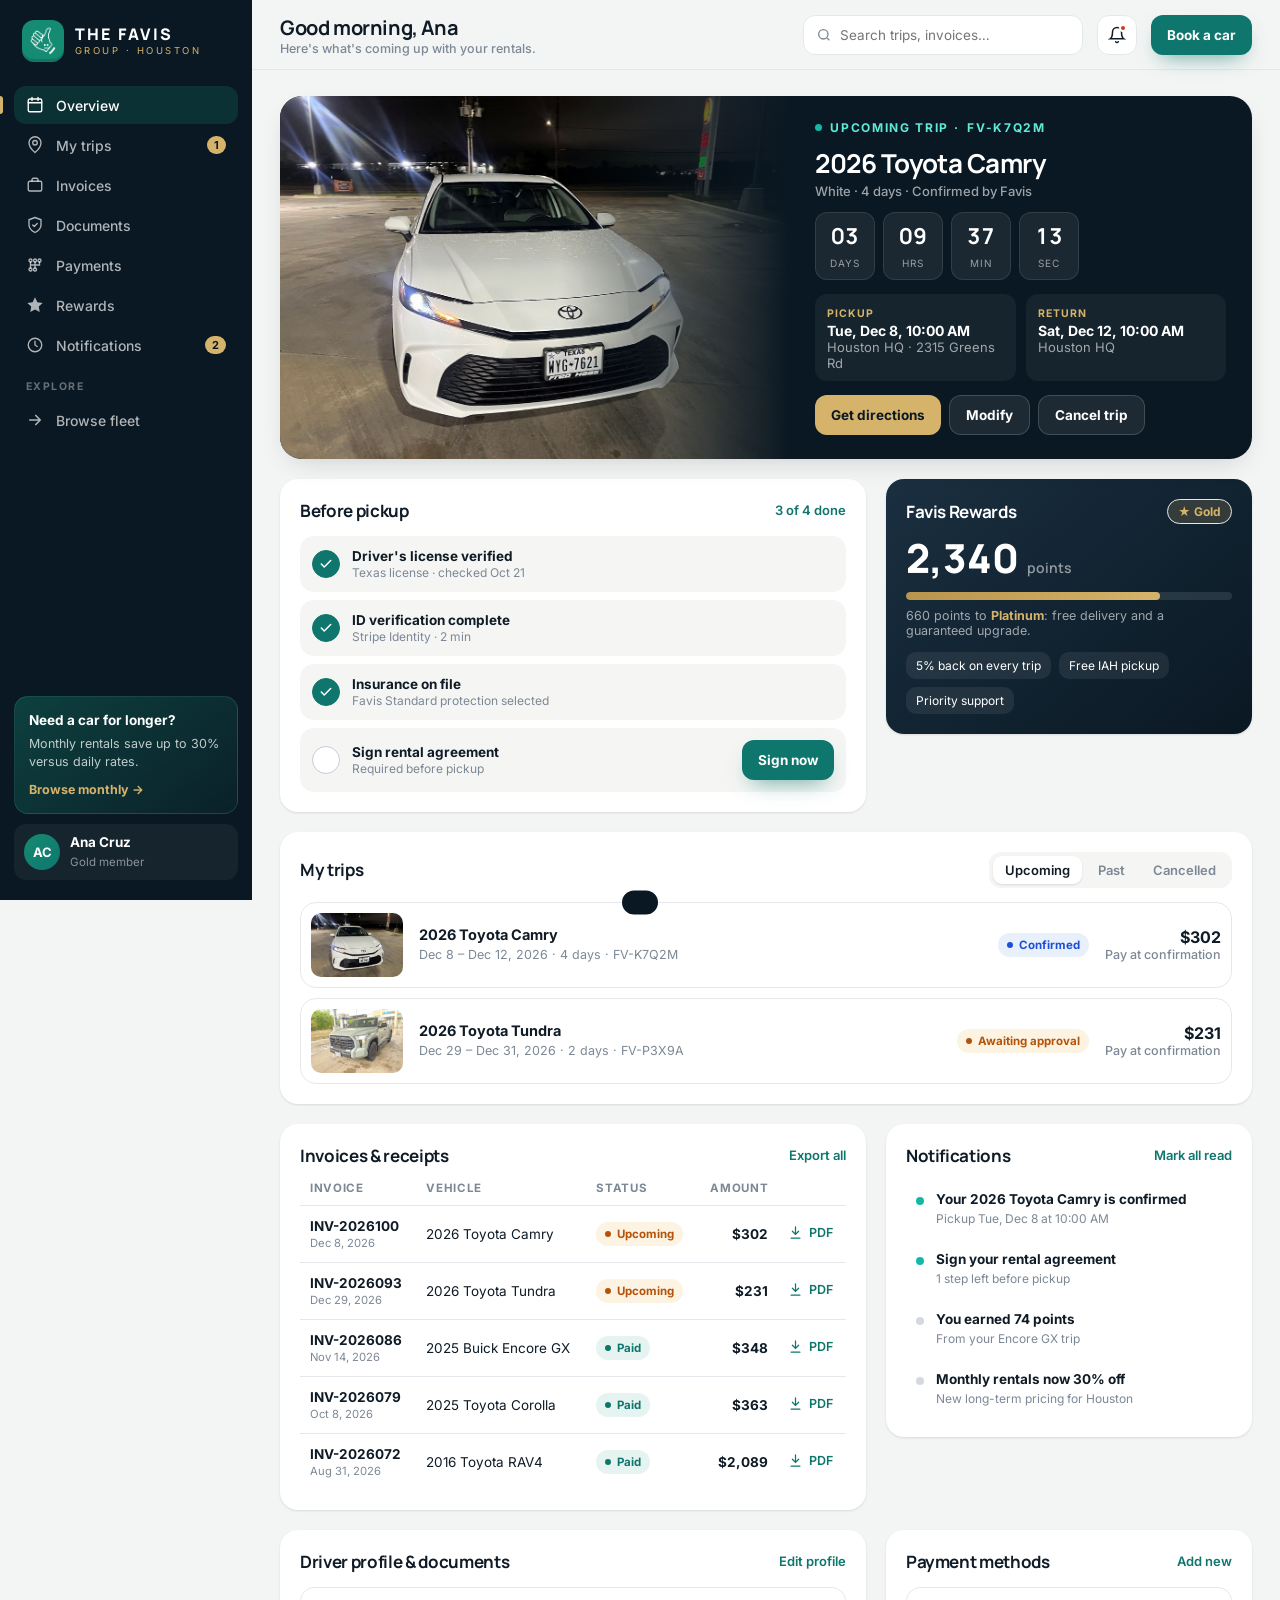
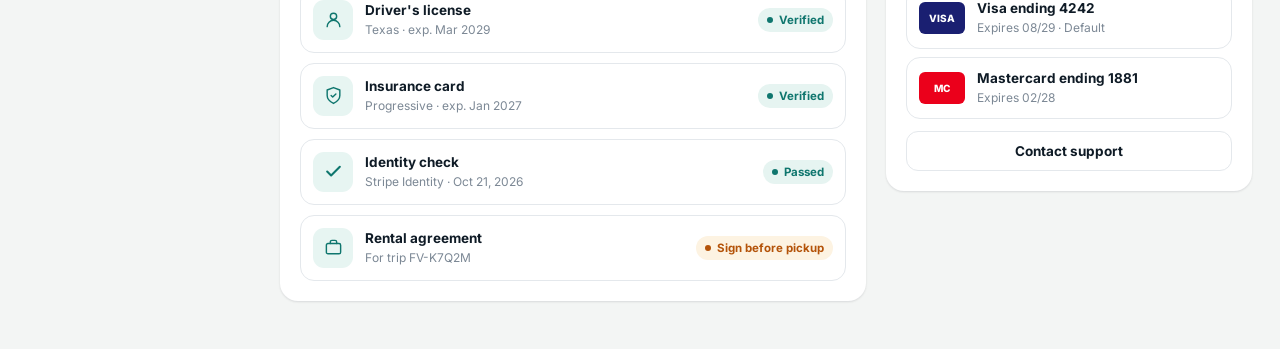
<file: Favis/dashboard.html>
<!DOCTYPE html>
<html lang="en">
<head>
  <meta charset="UTF-8">
  <meta name="viewport" content="width=device-width, initial-scale=1.0">
  <title>My Trips | The Favis Group</title>
  <link rel="preconnect" href="https://fonts.googleapis.com">
  <link href="https://fonts.googleapis.com/css2?family=Inter:wght@400;500;600;700&family=Manrope:wght@600;700;800&display=swap" rel="stylesheet">
  <link rel="icon" type="image/jpeg" href="images/brand/favis-logo.jpg">
  <link rel="stylesheet" href="favis.css">
  <link rel="stylesheet" href="app.css">
</head>
<body class="app-body">
  <div class="app">
    <aside class="side" id="side">
      <a class="brand" href="cars.html"><span class="mark"><img src="images/brand/favis-hand.png" alt=""></span><span class="word"><b>THE FAVIS</b><small>GROUP · HOUSTON</small></span></a>
      <nav class="side-nav" id="sideNav"></nav>
      <div class="side-foot">
        <div class="side-card"><b>Need a car for longer?</b>Monthly rentals save up to 30% versus daily rates.<br><a href="cars.html">Browse monthly →</a></div>
        <div class="side-user"><span class="avatar">AC</span><div><b>Ana Cruz</b><small>Gold member</small></div></div>
      </div>
    </aside>

    <div class="app-main">
      <header class="topbar">
        <button class="t-icon menu-btn" id="menuBtn" aria-label="Open menu"><svg viewBox="0 0 24 24" fill="none" stroke="currentColor" stroke-width="2" stroke-linecap="round"><path d="M4 7h16M4 12h16M4 17h16"/></svg></button>
        <h1><span id="greet"></span><small>Here's what's coming up with your rentals.</small></h1>
        <label class="t-search"><svg viewBox="0 0 24 24" fill="none" stroke="currentColor" stroke-width="2"><circle cx="11" cy="11" r="7"/><path d="m20 20-3.5-3.5"/></svg><input placeholder="Search trips, invoices…" aria-label="Search"></label>
        <button class="t-icon" aria-label="Notifications" onclick="document.getElementById('notifCard').scrollIntoView({behavior:'smooth'})"><svg viewBox="0 0 24 24" fill="none" stroke="currentColor" stroke-width="2" stroke-linecap="round"><path d="M6 8a6 6 0 0 1 12 0c0 7 3 9 3 9H3s3-2 3-9M10.3 21a1.9 1.9 0 0 0 3.4 0"/></svg><span class="dot"></span></button>
        <a class="btn btn-primary btn-sm" href="cars.html">Book a car</a>
      </header>

      <main class="app-content">
        <!-- Upcoming trip -->
        <section class="trip-hero" id="overview">
          <div class="th-img"><img id="thImg" alt=""></div>
          <div class="th-body">
            <span class="eyebrow"><i></i>Upcoming trip · <span id="thRef"></span></span>
            <h2 id="thName"></h2>
            <div class="countdown" id="countdown"></div>
            <div class="th-legs" id="thLegs"></div>
            <div class="th-actions">
              <a class="btn btn-gold btn-sm" href="https://maps.google.com/?q=2315+Greens+Rd+Houston+TX+77032" target="_blank" rel="noopener">Get directions</a>
              <button class="btn btn-ghost btn-sm" onclick="toast('Modify request sent to Favis')">Modify</button>
              <button class="btn btn-ghost btn-sm" id="cancelBtn">Cancel trip</button>
            </div>
          </div>
        </section>

        <div class="grid-2">
          <section class="card">
            <div class="card-head"><h2>Before pickup</h2><span class="link" id="readyCount"></span></div>
            <div class="checklist" id="checklist"></div>
          </section>
          <section class="card loyalty" id="loyalty">
            <div class="card-head"><h2>Favis Rewards</h2><span class="tier">★ Gold</span></div>
            <div class="pts" id="pts">0 <small>points</small></div>
            <div class="tier-bar"><i id="tierBar"></i></div>
            <p>660 points to <b style="color:var(--gold)">Platinum</b>: free delivery and a guaranteed upgrade.</p>
            <div class="perk-row"><span>5% back on every trip</span><span>Free IAH pickup</span><span>Priority support</span></div>
          </section>
        </div>

        <section class="card" id="trips">
          <div class="card-head"><h2>My trips</h2>
            <div class="tabs-mini" id="tripTabs"><button class="on" data-t="upcoming">Upcoming</button><button data-t="past">Past</button><button data-t="cancelled">Cancelled</button></div>
          </div>
          <div class="trip-list" id="tripList"></div>
        </section>

        <div class="grid-2">
          <section class="card" id="invoices">
            <div class="card-head"><h2>Invoices & receipts</h2><a href="#">Export all</a></div>
            <table class="tbl" id="invTable"></table>
          </section>
          <section class="card" id="notifCard">
            <div class="card-head"><h2>Notifications</h2><button class="link" id="markRead">Mark all read</button></div>
            <div class="notif" id="notif"></div>
          </section>
        </div>

        <div class="grid-2">
          <section class="card" id="documents">
            <div class="card-head"><h2>Driver profile & documents</h2><a href="#">Edit profile</a></div>
            <div class="docs" id="docs"></div>
          </section>
          <section class="card" id="payments">
            <div class="card-head"><h2>Payment methods</h2><a href="#">Add new</a></div>
            <div class="pay-card"><span class="cc" style="background:#1a1f71">VISA</span><div><b>Visa ending 4242</b><small>Expires 08/29 · Default</small></div></div>
            <div class="pay-card"><span class="cc" style="background:#eb001b">MC</span><div><b>Mastercard ending 1881</b><small>Expires 02/28</small></div></div>
            <button class="btn btn-ghost btn-sm" style="width:100%;margin-top:12px" onclick="toast('Support ticket opened, we reply within 1 hour')">Contact support</button>
          </section>
        </div>
      </main>
    </div>
  </div>

  <script src="fleet.js"></script>
  <script>
    document.body.insertAdjacentHTML("beforeend", '<div class="toast" id="toast" role="status"></div>');
    const $ = id => document.getElementById(id);
    const today = parseISO(iso(new Date()));
    const addDays = (d, n) => { const x = new Date(d); x.setDate(x.getDate() + n); return x; };

    /* ---------- Sidebar ---------- */
    const NAV = [["overview", "Overview", I.cal], ["trips", "My trips", I.pin, "1"], ["invoices", "Invoices", I.bag], ["documents", "Documents", I.shield], ["payments", "Payments", I.gear], ["loyalty", "Rewards", I.star], ["notifCard", "Notifications", I.clock, "2"]];
    $("sideNav").innerHTML = NAV.map(([id, l, ico, n], i) => `<a href="#${id}" class="${i ? "" : "on"}">${ico}${l}${n ? `<em>${n}</em>` : ""}</a>`).join("")
      + `<div class="side-label">Explore</div><a href="cars.html">${I.arrow}Browse fleet</a>`;
    $("sideNav").querySelectorAll('a[href^="#"]').forEach(a => a.addEventListener("click", () => $("side").classList.remove("open")));
    $("menuBtn").onclick = () => $("side").classList.toggle("open");
    const spy = new IntersectionObserver(es => es.forEach(e => {
      if (e.isIntersecting) $("sideNav").querySelectorAll("a").forEach(a => a.classList.toggle("on", a.getAttribute("href") === "#" + e.target.id));
    }), { rootMargin: "-40% 0px -55% 0px" });
    NAV.forEach(([id]) => $(id) && spy.observe($(id)));
    const h = new Date().getHours();
    $("greet").textContent = `Good ${h < 12 ? "morning" : h < 18 ? "afternoon" : "evening"}, Ana`;

    /* ---------- Sample trips ---------- */
    const mk = (carId, startIn, len, status, ref, total) => {
      const c = CARS.find(x => x.id === carId), s = addDays(today, startIn), e = addDays(s, len);
      return { car: c, start: s, end: e, len, status, ref, total: total ?? Math.round(dayRate(c, len) * len * 1.18) };
    };
    const TRIPS = [
      mk(11, 3, 4, "confirmed", "FV-K7Q2M"),
      mk(18, 24, 2, "pending", "FV-P3X9A"),
      mk(6, -21, 5, "done", "FV-H2B8C"),
      mk(13, -58, 7, "done", "FV-D9L4R"),
      mk(1, -96, 30, "done", "FV-A1Z6T"),
      mk(15, -130, 3, "cancelled", "FV-C0N2E", 0),
    ];
    const next = TRIPS[0];
    const fmt = (d, o = { weekday: "short", month: "short", day: "numeric" }) => d.toLocaleDateString("en-US", o);

    /* ---------- Upcoming hero ---------- */
    $("thImg").src = next.car.photos[0]; $("thImg").alt = next.car.name;
    $("thRef").textContent = next.ref;
    $("thName").innerHTML = `${next.car.name}<small>${next.car.color} · ${next.len} days · Confirmed by Favis</small>`;
    $("thLegs").innerHTML = `<div><small>Pickup</small><b>${fmt(next.start)}, 10:00 AM</b><span>Houston HQ · 2315 Greens Rd</span></div>
      <div><small>Return</small><b>${fmt(next.end)}, 10:00 AM</b><span>Houston HQ</span></div>`;
    const pickupAt = new Date(next.start); pickupAt.setHours(10, 0, 0, 0);
    function tick() {
      let s = Math.max(0, (pickupAt - new Date()) / 1000 | 0);
      const parts = [["days", s / 86400 | 0], ["hrs", s % 86400 / 3600 | 0], ["min", s % 3600 / 60 | 0], ["sec", s % 60]];
      $("countdown").innerHTML = parts.map(([l, v]) => `<div><b>${String(v).padStart(2, "0")}</b><small>${l}</small></div>`).join("");
    }
    tick(); setInterval(tick, 1000);
    $("cancelBtn").onclick = () => {
      if (confirm(`Cancel your ${next.car.name} trip? You're still inside the free cancellation window.`)) toast("Trip cancelled. Full refund in 3–5 business days");
    };

    /* ---------- Checklist ---------- */
    const CHECKS = [
      ["Driver's license verified", "Texas license · checked Oct 21", true],
      ["ID verification complete", "Stripe Identity · 2 min", true],
      ["Insurance on file", "Favis Standard protection selected", true],
      ["Sign rental agreement", "Required before pickup", false],
    ];
    function renderChecks() {
      $("checklist").innerHTML = CHECKS.map(([t, s, ok], i) => `<div class="check-item ${ok ? "done" : ""}"><span class="ci">${I.check}</span><div><b>${t}</b><small>${s}</small></div>${ok ? "" : `<button class="btn btn-primary btn-sm" data-sign="${i}">Sign now</button>`}</div>`).join("");
      const done = CHECKS.filter(c => c[2]).length;
      $("readyCount").textContent = `${done} of ${CHECKS.length} done`;
    }
    $("checklist").addEventListener("click", e => {
      const b = e.target.closest("[data-sign]"); if (!b) return;
      CHECKS[+b.dataset.sign][2] = true; CHECKS[+b.dataset.sign][1] = "Signed just now";
      renderChecks(); toast("Agreement signed. You're all set for pickup!");
    });
    renderChecks();

    /* ---------- Loyalty (count up) ---------- */
    const PTS = 2340;
    new IntersectionObserver((es, o) => es.forEach(e => {
      if (!e.isIntersecting) return; o.disconnect();
      const t0 = performance.now();
      (function step(t) { const k = Math.min(1, (t - t0) / 1200), v = Math.round(PTS * (1 - Math.pow(1 - k, 3)));
        $("pts").innerHTML = `${v.toLocaleString()} <small>points</small>`; if (k < 1) requestAnimationFrame(step); })(t0);
      $("tierBar").style.width = (PTS / 3000 * 100) + "%";
    }), { threshold: .4 }).observe($("loyalty"));

    /* ---------- Trips list ---------- */
    const BADGE = { confirmed: ["b-confirmed", "Confirmed"], pending: ["b-pending", "Awaiting approval"], done: ["b-done", "Completed"], cancelled: ["b-due", "Cancelled"] };
    function renderTrips(tab) {
      const list = TRIPS.filter(t => tab === "upcoming" ? ["confirmed", "pending"].includes(t.status) : tab === "past" ? t.status === "done" : t.status === "cancelled");
      $("tripList").innerHTML = list.map((t, i) => `<div class="trip-row" style="animation-delay:${i * 50}ms">
        <img src="${t.car.photos[0]}" alt="">
        <div><b>${t.car.name}</b><small>${fmt(t.start, { month: "short", day: "numeric" })} – ${fmt(t.end, { month: "short", day: "numeric", year: "numeric" })} · ${t.len} days · ${t.ref}</small></div>
        <span class="badge ${BADGE[t.status][0]}">${BADGE[t.status][1]}</span>
        <div class="amt">${t.total ? usd(t.total) : "—"}<small>${t.status === "done" ? `+${Math.round(t.total * .05 * 10)} pts` : t.status === "cancelled" ? "Refunded" : "Pay at confirmation"}</small></div>
      </div>`).join("") || `<p class="empty-sm">No ${tab} trips.</p>`;
    }
    $("tripTabs").addEventListener("click", e => {
      const b = e.target.closest("[data-t]"); if (!b) return;
      $("tripTabs").querySelectorAll("button").forEach(x => x.classList.toggle("on", x === b));
      renderTrips(b.dataset.t);
    });
    renderTrips("upcoming");

    /* ---------- Invoices ---------- */
    const DL = '<svg viewBox="0 0 24 24" fill="none" stroke="currentColor" stroke-width="2" stroke-linecap="round"><path d="M12 3v12m-5-5 5 5 5-5M5 21h14"/></svg>';
    $("invTable").innerHTML = `<thead><tr><th>Invoice</th><th>Vehicle</th><th>Status</th><th class="num">Amount</th><th></th></tr></thead><tbody>`
      + TRIPS.filter(t => t.status !== "cancelled").map((t, i) => `<tr>
        <td><b>INV-${2026100 - i * 7}</b><br><small style="color:var(--ink-3)">${fmt(t.start, { month: "short", day: "numeric", year: "numeric" })}</small></td>
        <td>${t.car.name}</td>
        <td><span class="badge ${t.status === "done" ? "b-paid" : "b-pending"}">${t.status === "done" ? "Paid" : "Upcoming"}</span></td>
        <td class="num">${usd(t.total)}</td>
        <td><button class="dl" onclick="toast('Downloading INV-${2026100 - i * 7}.pdf')">${DL}PDF</button></td></tr>`).join("") + "</tbody>";

    /* ---------- Notifications ---------- */
    const NOTES = [
      [`Your ${next.car.name} is confirmed`, "Pickup " + fmt(next.start) + " at 10:00 AM", false],
      ["Sign your rental agreement", "1 step left before pickup", false],
      ["You earned 74 points", "From your Encore GX trip", true],
      ["Monthly rentals now 30% off", "New long-term pricing for Houston", true],
    ];
    const renderNotes = () => $("notif").innerHTML = NOTES.map(([t, s, r]) => `<div><i class="${r ? "read" : ""}"></i><span><b>${t}</b><small>${s}</small></span></div>`).join("");
    $("markRead").onclick = () => { NOTES.forEach(n => n[2] = true); renderNotes(); document.querySelector(".t-icon .dot")?.remove(); toast("All caught up"); };
    renderNotes();

    /* ---------- Documents ---------- */
    $("docs").innerHTML = [
      [I.user, "Driver's license", "Texas · exp. Mar 2029", "b-active", "Verified"],
      [I.shield, "Insurance card", "Progressive · exp. Jan 2027", "b-active", "Verified"],
      [I.check, "Identity check", "Stripe Identity · Oct 21, 2026", "b-active", "Passed"],
      [I.bag, "Rental agreement", `For trip ${next.ref}`, "b-pending", "Sign before pickup"],
    ].map(([ico, t, s, b, l]) => `<div class="doc"><span class="di">${ico}</span><div><b>${t}</b><small>${s}</small></div><span class="badge ${b}">${l}</span></div>`).join("");
  </script>
</body>
</html>
</file>
<file: asian-home-appliance/styles.css>
/* ==========================================================
   Asian Home Appliance — Storefront concept
   Shared styles for Product List + Product Details pages
   ========================================================== */

:root {
  --red: #e30b0e;
  --red-bright: #fb090b;
  --red-dark: #a8070a;
  --red-tint: #fff1f1;
  --ink: #16181d;
  --ink-2: #4a4f5a;
  --ink-3: #8a909c;
  --line: #e7e8ec;
  --bg: #f5f6f8;
  --card: #ffffff;
  --gold: #ffb800;
  --green: #12a150;
  --blue: #1f6feb;
  --radius: 14px;
  --radius-sm: 8px;
  --shadow-sm: 0 1px 2px rgba(16, 24, 40, .06), 0 1px 3px rgba(16, 24, 40, .08);
  --shadow-md: 0 8px 24px -6px rgba(16, 24, 40, .14);
  --shadow-lg: 0 24px 48px -12px rgba(16, 24, 40, .22);
  --ease: cubic-bezier(.2, .8, .2, 1);
  --font: "Plus Jakarta Sans", system-ui, -apple-system, "Segoe UI", sans-serif;
}

* { box-sizing: border-box; margin: 0; padding: 0; }
html { scroll-behavior: smooth; }
body {
  font-family: var(--font);
  color: var(--ink);
  background: var(--bg);
  -webkit-font-smoothing: antialiased;
  overflow-x: hidden;
}
a { color: inherit; text-decoration: none; }
button { font: inherit; cursor: pointer; border: 0; background: none; color: inherit; }
img, svg { display: block; }
input, select { font: inherit; }

.container { width: min(1320px, 100% - 32px); margin-inline: auto; }

/* ---------- Top promo marquee ---------- */
.promo-strip {
  background: var(--ink);
  color: #fff;
  font-size: 12.5px;
  font-weight: 500;
  overflow: hidden;
  white-space: nowrap;
  height: 34px;
  display: flex;
  align-items: center;
}
.promo-track {
  display: inline-flex;
  gap: 56px;
  padding-left: 56px;
  animation: marquee 32s linear infinite;
}
.promo-track span { display: inline-flex; align-items: center; gap: 8px; }
.promo-track b { color: var(--gold); }
.promo-strip:hover .promo-track { animation-play-state: paused; }
@keyframes marquee { to { transform: translateX(-50%); } }

/* the header is injected into #chrome-top; let it stick relative to the page, not the wrapper */
#chrome-top { display: contents; }

/* ---------- Header ---------- */
.header {
  background: linear-gradient(100deg, var(--red-dark) 0%, var(--red) 45%, var(--red-bright) 100%);
  color: #fff;
  position: sticky;
  top: 0;
  z-index: 50;
  transition: box-shadow .3s var(--ease);
}
.header.scrolled { box-shadow: 0 6px 20px rgba(120, 0, 0, .25); }
.header-main {
  position: relative; z-index: 2; /* keeps search dropdown above the category bar */
  display: grid;
  grid-template-columns: auto 1fr auto;
  align-items: center;
  gap: 28px;
  height: 76px;
}
.logo { display: flex; align-items: center; gap: 10px; }
.logo-mark {
  width: 42px; height: 42px;
  border-radius: 12px;
  background: #fff;
  color: var(--red);
  display: grid; place-items: center;
  font-weight: 800; font-size: 20px;
  box-shadow: inset 0 -3px 0 rgba(0,0,0,.08);
  transition: transform .5s var(--ease);
}
.logo:hover .logo-mark { transform: rotate(-8deg) scale(1.06); }
.logo-text { line-height: 1.05; }
.logo-text strong { display: block; font-size: 19px; font-weight: 800; letter-spacing: .3px; }
.logo-text small { font-size: 10.5px; letter-spacing: 2.4px; text-transform: uppercase; opacity: .85; }

.search {
  position: relative;
  display: flex;
  background: #fff;
  border-radius: 999px;
  height: 46px;
  max-width: 640px;
  width: 100%;
  justify-self: center;
  box-shadow: 0 4px 14px rgba(0,0,0,.12);
  transition: box-shadow .25s, transform .25s var(--ease);
}
.search:focus-within { box-shadow: 0 0 0 4px rgba(255,255,255,.35), 0 8px 24px rgba(0,0,0,.18); transform: translateY(-1px); }
.search input {
  flex: 1; border: 0; outline: 0; padding: 0 16px; font-size: 14px; color: var(--ink); min-width: 0;
}
.search > button {
  margin: 4px; padding: 0 22px; border-radius: 999px;
  background: var(--ink); color: #fff; font-weight: 700; font-size: 13px;
  display: flex; align-items: center; gap: 8px;
  transition: background .2s;
}
.search > button:hover { background: #000; }

.header-actions { display: flex; align-items: center; gap: 6px; }
.icon-btn {
  position: relative;
  display: flex; align-items: center; gap: 12px;
  padding: 8px 12px; border-radius: 12px;
  font-size: 12.5px; font-weight: 600;
  transition: background .2s;
}
.icon-btn:hover { background: rgba(255,255,255,.14); }
.icon-btn svg { width: 22px; height: 22px; }
.icon-btn .lbl { line-height: 1.15; }
.icon-btn .lbl small { display: block; font-weight: 500; opacity: .8; font-size: 11px; }
.icon-btn .ib { position: relative; display: block; margin-right: 6px; }
.icon-btn.icon-only { padding: 10px; }
.icon-btn.icon-only .ib { margin-right: 0; }
.icon-btn.icon-only svg { width: 24px; height: 24px; }
.ha-sep { width: 1px; height: 26px; background: rgba(255,255,255,.28); margin: 0 6px; }

/* Account (Shopee-style: icon at the far right, sign-in options on hover) */
.acct { position: relative; }
.acct-menu {
  position: absolute; top: calc(100% + 10px); right: 0; width: 248px;
  background: var(--card); color: var(--ink); border-radius: var(--radius);
  box-shadow: var(--shadow-lg); padding: 16px;
  opacity: 0; visibility: hidden; transform: translateY(-6px);
  transition: opacity .2s, transform .25s var(--ease), visibility .2s;
}
.acct-menu::before { content: ""; position: absolute; top: -12px; left: 0; right: 0; height: 12px; } /* hover bridge */
.acct:hover .acct-menu, .acct:focus-within .acct-menu { opacity: 1; visibility: visible; transform: none; }
.acct-hello { font-size: 13px; font-weight: 600; color: var(--ink-2); margin: 0 0 12px; }
.acct-cta { display: grid; grid-template-columns: 1fr 1fr; gap: 8px; margin-bottom: 12px; }
.acct-cta a { height: 38px; border-radius: 10px; display: grid; place-items: center; font-size: 13px; font-weight: 700; }
.acct-login { background: var(--red); color: #fff; }
.acct-login:hover { background: var(--red-dark); }
.acct-signup { border: 1.5px solid var(--line); color: var(--ink); }
.acct-signup:hover { border-color: var(--red); color: var(--red); }
.acct-menu ul { list-style: none; margin: 0; padding: 10px 0 0; border-top: 1px solid var(--line); }
.acct-menu li a { display: flex; align-items: center; justify-content: space-between; padding: 8px 6px; border-radius: 8px; font-size: 13px; font-weight: 500; }
.acct-menu li a:hover { background: var(--red-tint); color: var(--red); }
.acct-count { min-width: 20px; height: 20px; padding: 0 6px; border-radius: 99px; background: var(--red-tint); color: var(--red); font-size: 11px; font-weight: 800; display: grid; place-items: center; }
.acct-count.bump { animation: bump .5s var(--ease); }
.badge-count {
  position: absolute; top: -8px; right: -10px;
  min-width: 18px; height: 18px; padding: 0 5px;
  border-radius: 99px; background: var(--gold); color: var(--ink);
  font-size: 10.5px; font-weight: 800;
  display: grid; place-items: center;
  border: 2px solid var(--red);
}
.badge-count.bump { animation: bump .5s var(--ease); }
@keyframes bump { 0%{transform:scale(1)} 40%{transform:scale(1.5)} 100%{transform:scale(1)} }

/* Category nav */
.cat-nav { background: rgba(0,0,0,.16); position: relative; z-index: 1; }
.cat-nav ul {
  list-style: none; display: flex; gap: 4px; height: 44px; align-items: center;
  overflow-x: auto; scrollbar-width: none;
}
.cat-nav ul::-webkit-scrollbar { display: none; }
.cat-nav a {
  display: flex; align-items: center; gap: 6px;
  padding: 7px 14px; border-radius: 99px;
  font-size: 13px; font-weight: 600; white-space: nowrap;
  position: relative; transition: background .2s;
}
.cat-nav a:hover { background: rgba(255,255,255,.14); }
.cat-nav a.active { background: #fff; color: var(--red); }
.cat-nav .hot { color: var(--gold); }
.cat-nav .hot svg { animation: flicker 1.4s ease-in-out infinite; }
@keyframes flicker { 0%,100%{transform:scale(1) rotate(0)} 50%{transform:scale(1.2) rotate(-8deg)} }

/* ---------- Breadcrumb ---------- */
.crumbs {
  display: flex; flex-wrap: wrap; gap: 8px; align-items: center;
  font-size: 13px; color: var(--ink-3); padding: 18px 0;
}
.crumbs a:hover { color: var(--red); }
.crumbs span:last-child { color: var(--ink); font-weight: 600; }

/* ---------- Generic UI ---------- */
.btn {
  display: inline-flex; align-items: center; justify-content: center; gap: 8px;
  height: 46px; padding: 0 22px; border-radius: 12px;
  font-weight: 700; font-size: 14px;
  transition: transform .2s var(--ease), box-shadow .2s, background .2s, color .2s;
  position: relative; overflow: hidden;
}
.btn:active { transform: scale(.97); }
.btn-primary { background: var(--red); color: #fff; box-shadow: 0 6px 16px -4px rgba(227, 11, 14, .55); }
.btn-primary:hover { background: var(--red-dark); box-shadow: 0 10px 22px -6px rgba(227, 11, 14, .6); }
.btn-dark { background: var(--ink); color: #fff; }
.btn-dark:hover { background: #000; }
.btn-ghost { background: #fff; border: 1.5px solid var(--line); color: var(--ink); }
.btn-ghost:hover { border-color: var(--ink); }
.btn .ripple {
  position: absolute; border-radius: 50%; background: rgba(255,255,255,.45);
  transform: scale(0); animation: ripple .6s linear; pointer-events: none;
}
@keyframes ripple { to { transform: scale(4); opacity: 0; } }

.chip {
  display: inline-flex; align-items: center; gap: 6px;
  padding: 6px 12px; border-radius: 99px;
  background: #fff; border: 1px solid var(--line);
  font-size: 12.5px; font-weight: 600; color: var(--ink-2);
  transition: all .2s var(--ease);
}
.chip:hover { border-color: var(--red); color: var(--red); }
.chip .x { font-size: 15px; line-height: 1; }

.stars { display: inline-flex; gap: 1px; color: var(--gold); }
.stars svg { width: 14px; height: 14px; }
.stars .off { color: #dfe1e6; }

/* Reveal on scroll */
.reveal { opacity: 0; transform: translateY(24px); transition: opacity .7s var(--ease), transform .7s var(--ease); }
.reveal.in { opacity: 1; transform: none; }

/* ---------- PLP: Hero banner ---------- */
.plp-hero {
  position: relative; overflow: hidden; isolation: isolate;
  border-radius: 24px; color: #fff;
  padding: 44px 52px;
  display: grid; grid-template-columns: 1.1fr 1fr; align-items: center; gap: 24px;
  min-height: 320px;
  background:
    radial-gradient(60% 90% at 78% 60%, rgba(255, 120, 90, .55) 0%, transparent 60%),
    radial-gradient(50% 70% at 0% 0%, rgba(0, 0, 0, .25) 0%, transparent 70%),
    linear-gradient(120deg, #8e0507 0%, var(--red) 48%, #ff2a2d 100%);
}
/* dotted texture + diagonal light beams */
.plp-hero::before {
  content: ""; position: absolute; inset: 0; z-index: -1;
  background-image: radial-gradient(rgba(255,255,255,.14) 1px, transparent 1.2px);
  background-size: 18px 18px;
  -webkit-mask-image: linear-gradient(90deg, transparent 0%, #000 55%, #000 100%);
          mask-image: linear-gradient(90deg, transparent 0%, #000 55%, #000 100%);
}
.plp-hero::after {
  content: ""; position: absolute; z-index: -1; top: -40%; right: 8%; width: 46%; height: 180%;
  background: linear-gradient(90deg, transparent, rgba(255,255,255,.10) 30%, transparent 45%, rgba(255,255,255,.07) 70%, transparent);
  transform: rotate(18deg); animation: beams 8s ease-in-out infinite;
}
@keyframes beams { 0%,100% { opacity: .6; transform: rotate(18deg) translateX(0); } 50% { opacity: 1; transform: rotate(18deg) translateX(-30px); } }

.hero-copy { position: relative; z-index: 1; }
.plp-hero .eyebrow {
  display: inline-flex; align-items: center; gap: 8px;
  background: rgba(0,0,0,.22); border: 1px solid rgba(255,255,255,.14);
  padding: 6px 12px; border-radius: 99px;
  font-size: 11.5px; font-weight: 700; letter-spacing: 1.4px; text-transform: uppercase;
}
.plp-hero .eyebrow i { width: 7px; height: 7px; border-radius: 50%; background: var(--gold); animation: dotPulse 1.6s infinite; }
.plp-hero h1 { font-size: clamp(30px, 3.6vw, 48px); line-height: 1.02; font-weight: 800; margin: 16px 0 6px; letter-spacing: -1.2px; }

.hero-deal { display: flex; align-items: center; gap: 10px; line-height: .9; margin-bottom: 14px; }
.hero-deal .upto { font-size: 13px; font-weight: 800; text-transform: uppercase; letter-spacing: 1px; opacity: .85; text-align: right; line-height: 1.05; }
.hero-deal .pct {
  font-size: clamp(54px, 6vw, 80px); font-weight: 800; letter-spacing: -3px;
  background: linear-gradient(180deg, #ffe08a 0%, var(--gold) 55%, #ff9d00 100%);
  -webkit-background-clip: text; background-clip: text; color: transparent;
  filter: drop-shadow(0 4px 0 rgba(120, 0, 0, .35));
}
.hero-deal .pct sup { font-size: .45em; vertical-align: top; position: relative; top: .25em; margin-left: 2px; letter-spacing: 0; }
.hero-deal .off {
  font-size: 15px; font-weight: 800; letter-spacing: 2px;
  background: #fff; color: var(--red); padding: 6px 10px; border-radius: 8px;
  transform: rotate(-6deg); box-shadow: 0 6px 14px rgba(0,0,0,.2);
}
.plp-hero p { font-size: 14.5px; line-height: 1.55; max-width: 420px; color: rgba(255,255,255,.88); }
.plp-hero p b { color: #fff; }

.hero-row { display: flex; flex-wrap: wrap; align-items: center; gap: 18px; margin-top: 22px; }
.hero-cta { background: #fff; color: var(--red); height: 50px; padding: 0 24px; border-radius: 14px; box-shadow: 0 10px 24px -8px rgba(0,0,0,.4); }
.hero-cta:hover { background: var(--ink); color: #fff; }
.hero-cta svg { transition: transform .3s var(--ease); }
.hero-cta:hover svg { transform: translateX(4px); }
.hero-cta .ripple { background: rgba(227, 11, 14, .25); }

.countdown { display: flex; align-items: center; gap: 6px; }
.cd-label { font-size: 11px; font-weight: 700; letter-spacing: 1.2px; text-transform: uppercase; opacity: .8; margin-right: 4px; line-height: 1.2; width: 34px; }
.countdown div {
  min-width: 50px; padding: 7px 6px 6px; text-align: center; border-radius: 10px;
  background: rgba(0, 0, 0, .28); border: 1px solid rgba(255,255,255,.12);
  box-shadow: inset 0 1px 0 rgba(255,255,255,.08);
}
.countdown b { display: block; font-size: 20px; line-height: 1.1; font-variant-numeric: tabular-nums; }
.countdown small { font-size: 9.5px; text-transform: uppercase; letter-spacing: 1px; opacity: .7; }
.countdown > i { font-style: normal; font-weight: 800; font-size: 18px; opacity: .6; margin-top: -12px; animation: blink 1s steps(2) infinite; }
@keyframes blink { 50% { opacity: .15; } }

/* product stage */
.hero-stage { position: relative; z-index: 1; height: 280px; }
.podium {
  position: absolute; left: 8%; right: 4%; bottom: 6px; height: 54px; border-radius: 50%;
  background: radial-gradient(closest-side, rgba(255,255,255,.55), rgba(255,255,255,.12) 60%, transparent);
  filter: blur(2px);
}
.podium::after {
  content: ""; position: absolute; inset: 14px 18%; border-radius: 50%;
  background: radial-gradient(closest-side, rgba(0,0,0,.35), transparent);
}
.hs-item { position: absolute; bottom: 26px; filter: drop-shadow(0 18px 18px rgba(80, 0, 0, .45)); animation: bob 5s ease-in-out infinite; }
.hs-item .art { width: 100%; height: auto; }
.hs-tv { left: 4%; width: 44%; bottom: 30px; z-index: 1; animation-delay: -1.6s; }
.hs-fridge { left: 36%; width: 40%; z-index: 2; bottom: 18px; }
.hs-fan { right: 0; width: 26%; z-index: 3; animation-delay: -3.2s; }
@keyframes bob { 0%,100% { transform: translateY(0); } 50% { transform: translateY(-8px); } }

.hs-tag {
  position: absolute; z-index: 4; white-space: nowrap;
  background: rgba(255,255,255,.95); color: var(--ink);
  font-size: 12px; font-weight: 600; padding: 7px 11px; border-radius: 99px;
  box-shadow: 0 10px 22px -6px rgba(60, 0, 0, .45);
  animation: tagFloat 4.5s ease-in-out infinite;
}
.hs-tag b { color: var(--red); font-weight: 800; }
.hs-tag.t1 { left: 0; top: 18px; }
.hs-tag.t2 { right: 2%; top: 46px; animation-delay: -1.5s; }
.hs-tag.t3 { left: 30%; bottom: -2px; animation-delay: -3s; font-size: 11.5px; }
@keyframes tagFloat { 0%,100% { transform: translateY(0) rotate(-2deg); } 50% { transform: translateY(-6px) rotate(1deg); } }

.spark { position: absolute; width: 12px; height: 12px; z-index: 4; background: #fff; opacity: .9;
  clip-path: polygon(50% 0, 62% 38%, 100% 50%, 62% 62%, 50% 100%, 38% 62%, 0 50%, 38% 38%);
  animation: twinkle 2.4s ease-in-out infinite; }
.spark.s1 { left: 36%; top: 6px; }
.spark.s2 { right: 24%; top: 0; width: 9px; height: 9px; animation-delay: -.8s; }
.spark.s3 { right: 4%; bottom: 120px; width: 14px; height: 14px; animation-delay: -1.6s; background: var(--gold); }
@keyframes twinkle { 0%,100% { transform: scale(.4) rotate(0); opacity: .3; } 50% { transform: scale(1) rotate(45deg); opacity: 1; } }

/* Category quick tiles */
.cat-tiles {
  display: flex; gap: 12px; margin: 22px 0 8px;
  overflow-x: auto; scroll-snap-type: x proximity; scrollbar-width: none;
  padding: 6px 2px; margin-inline: -2px; /* room for the hover lift + border */
}
.cat-tiles::-webkit-scrollbar { display: none; }
.tiles-scroll { width: 64px; height: 4px; margin: 4px auto 8px; border-radius: 99px; background: var(--line); overflow: hidden; }
.tiles-scroll[hidden] { display: none; }
.tiles-scroll span { display: block; height: 100%; border-radius: inherit; background: var(--red); transition: transform .08s linear; }
.cat-tile {
  flex: 1 0 96px; scroll-snap-align: start; white-space: nowrap;
  background: #fff; border-radius: var(--radius); padding: 14px 8px 12px;
  text-align: center; font-size: 12.5px; font-weight: 700; color: var(--ink-2);
  border: 1.5px solid transparent;
  transition: transform .3s var(--ease), border-color .2s, box-shadow .3s;
}
.cat-tile .ico {
  width: 54px; height: 54px; margin: 0 auto 8px; border-radius: 50%;
  background: var(--red-tint); display: grid; place-items: center;
  transition: transform .4s var(--ease), background .3s;
}
.cat-tile .ico svg { width: 30px; height: 30px; }
.cat-tile:hover { transform: translateY(-4px); box-shadow: var(--shadow-md); }
.cat-tile:hover .ico { transform: scale(1.1) rotate(-6deg); }
.cat-tile.active { border-color: var(--red); color: var(--red); }
.cat-tile.active .ico { background: var(--red); }
.cat-tile.active .ico svg * { stroke: #fff; }

/* ---------- PLP layout ---------- */
.plp { scroll-margin-top: 140px; display: grid; grid-template-columns: 268px 1fr; gap: 24px; margin: 22px 0 60px; align-items: start; }

.filters {
  background: #fff; border-radius: var(--radius); box-shadow: var(--shadow-sm);
  overflow: hidden;
}
.filters-head {
  display: flex; justify-content: space-between; align-items: center;
  padding: 18px 20px; border-bottom: 1px solid var(--line);
}
.filters-head h3 { font-size: 15px; font-weight: 800; }
.filters-head button { font-size: 12.5px; color: var(--red); font-weight: 700; }
.f-group { border-bottom: 1px solid var(--line); }
.f-group summary {
  list-style: none; cursor: pointer;
  display: flex; justify-content: space-between; align-items: center;
  padding: 16px 20px; font-size: 13.5px; font-weight: 700;
}
.f-group summary::-webkit-details-marker { display: none; }
.f-group summary .chev { transition: transform .3s var(--ease); }
.f-group[open] summary .chev { transform: rotate(180deg); }
.f-body { padding: 0 20px 16px; display: grid; gap: 10px; animation: slideDown .35s var(--ease); }
@keyframes slideDown { from { opacity: 0; transform: translateY(-6px); } }

.check { display: flex; align-items: center; gap: 10px; font-size: 13.5px; color: var(--ink-2); cursor: pointer; }
.check input { position: absolute; opacity: 0; pointer-events: none; }
.check .box {
  width: 18px; height: 18px; border-radius: 5px; border: 1.5px solid #c9ccd3;
  display: grid; place-items: center; transition: all .2s var(--ease); flex: none;
}
.check .box svg { width: 12px; height: 12px; stroke: #fff; stroke-width: 3; fill: none; stroke-dasharray: 20; stroke-dashoffset: 20; transition: stroke-dashoffset .25s .05s; }
.check input:checked + .box { background: var(--red); border-color: var(--red); }
.check input:checked + .box svg { stroke-dashoffset: 0; }
.check input:focus-visible + .box { outline: 2px solid var(--red); outline-offset: 2px; }
.check .n { margin-left: auto; font-size: 12px; color: var(--ink-3); }
.check:hover { color: var(--ink); }

.price-range { display: grid; gap: 14px; }
.dual-range { position: relative; height: 22px; margin: 4px 2px 0; }
.dr-track { position: absolute; left: 0; right: 0; top: 50%; height: 6px; transform: translateY(-50%); border-radius: 99px; background: #e6e8ec; }
.dr-fill { position: absolute; top: 0; bottom: 0; border-radius: inherit; background: linear-gradient(90deg, var(--red-dark), var(--red-bright)); transition: left .08s, right .08s; }
.dual-range input[type=range] {
  position: absolute; inset: 0; width: 100%; height: 100%; margin: 0;
  -webkit-appearance: none; appearance: none; background: none; pointer-events: none; z-index: 2;
}
.dual-range input[type=range]:focus { outline: 0; }
.dual-range input[type=range]::-webkit-slider-runnable-track { background: none; height: 22px; }
.dual-range input[type=range]::-moz-range-track { background: none; }
.dual-range input[type=range]::-webkit-slider-thumb {
  -webkit-appearance: none; pointer-events: auto; cursor: grab;
  width: 22px; height: 22px; border-radius: 50%; background: #fff;
  border: 2px solid var(--red); box-shadow: 0 2px 6px rgba(16,24,40,.25);
  transition: transform .2s var(--ease), box-shadow .2s;
}
.dual-range input[type=range]::-moz-range-thumb {
  pointer-events: auto; cursor: grab;
  width: 18px; height: 18px; border-radius: 50%; background: #fff;
  border: 2px solid var(--red); box-shadow: 0 2px 6px rgba(16,24,40,.25);
}
.dual-range input[type=range]:active::-webkit-slider-thumb { cursor: grabbing; transform: scale(1.15); box-shadow: 0 0 0 6px rgba(227,11,14,.15), 0 2px 6px rgba(16,24,40,.25); }
.dual-range input[type=range]:focus-visible::-webkit-slider-thumb { box-shadow: 0 0 0 4px rgba(227,11,14,.25); }

.price-inputs { display: flex; align-items: center; gap: 8px; }
.price-inputs label {
  flex: 1; min-width: 0; display: grid; grid-template-columns: auto 1fr; align-items: center; column-gap: 4px;
  border: 1.5px solid var(--line); border-radius: 10px; padding: 6px 10px; cursor: text;
  transition: border-color .2s, box-shadow .2s;
}
.price-inputs label:focus-within { border-color: var(--red); box-shadow: 0 0 0 3px rgba(227,11,14,.1); }
.price-inputs small { grid-column: 1 / -1; font-size: 10px; font-weight: 700; letter-spacing: .8px; text-transform: uppercase; color: var(--ink-3); }
.price-inputs span { font-size: 13px; font-weight: 700; color: var(--ink-3); }
.price-inputs input { width: 100%; min-width: 0; border: 0; outline: 0; font-size: 14px; font-weight: 700; color: var(--ink); background: none; }
.price-inputs .dash { width: 8px; height: 2px; background: #c9ccd3; flex: none; }

.price-presets { display: flex; flex-wrap: wrap; gap: 6px; }
.price-presets button {
  padding: 6px 10px; border-radius: 99px; border: 1px solid var(--line); background: #fff;
  font-size: 12px; font-weight: 600; color: var(--ink-2); transition: all .2s var(--ease);
}
.price-presets button:hover { border-color: var(--red); color: var(--red); }
.price-presets button.on { background: var(--red); border-color: var(--red); color: #fff; }

.rating-opt { display: flex; align-items: center; gap: 8px; font-size: 13px; color: var(--ink-2); cursor: pointer; padding: 4px 0; }
.rating-opt input { accent-color: var(--red); }

.filter-promo {
  display: block; margin: 16px; border-radius: 16px; padding: 18px 18px 16px;
  background:
    radial-gradient(120% 80% at 100% 0%, rgba(227, 11, 14, .55) 0%, transparent 55%),
    linear-gradient(160deg, #1d212b 0%, #0d0f14 100%);
  color: #fff; font-size: 13px; position: relative; overflow: hidden; isolation: isolate;
  transition: transform .35s var(--ease), box-shadow .35s var(--ease);
}
.filter-promo:hover { transform: translateY(-3px); box-shadow: 0 16px 30px -12px rgba(120, 0, 0, .55); }
.filter-promo::after {
  content: ""; position: absolute; inset: 0; z-index: 3; pointer-events: none;
  background: linear-gradient(110deg, transparent 30%, rgba(255,255,255,.12) 50%, transparent 70%);
  transform: translateX(-100%); animation: sheen 4s ease-in-out infinite;
}

/* mini credit card */
.fp-card {
  position: absolute; top: 12px; right: -22px; z-index: -1;
  width: 104px; height: 66px; border-radius: 9px;
  background: linear-gradient(135deg, #ff4245 0%, var(--red) 45%, #7a0507 100%);
  box-shadow: 0 10px 22px rgba(0,0,0,.45), inset 0 1px 0 rgba(255,255,255,.25);
  transform: rotate(-14deg);
  animation: cardFloat 5s ease-in-out infinite;
  transition: transform .5s var(--ease);
}
.filter-promo:hover .fp-card { animation-play-state: paused; transform: rotate(-4deg) translate(-10px, 2px); }
@keyframes cardFloat { 0%,100% { transform: rotate(-14deg) translateY(0); } 50% { transform: rotate(-10deg) translateY(-5px); } }
.fp-chip { position: absolute; left: 12px; top: 13px; width: 18px; height: 14px; border-radius: 3px; background: linear-gradient(135deg, #ffe29a, #c9971c); }
.fp-wave { position: absolute; left: 36px; top: 14px; width: 10px; height: 12px; border: 2px solid rgba(255,255,255,.6); border-left: 0; border-radius: 0 10px 10px 0; }
.fp-num { position: absolute; left: 12px; bottom: 10px; font-size: 8px; letter-spacing: 1.5px; color: rgba(255,255,255,.85); font-weight: 700; }
.fp-brand { position: absolute; right: 26px; bottom: 9px; display: flex; }
.fp-brand i { width: 12px; height: 12px; border-radius: 50%; background: rgba(255,255,255,.85); }
.fp-brand i + i { margin-left: -5px; background: rgba(255,184,0,.9); }

.fp-eyebrow {
  display: inline-flex; align-items: center; gap: 6px;
  font-size: 10.5px; font-weight: 700; letter-spacing: 1.2px; text-transform: uppercase; color: rgba(255,255,255,.7);
}
.fp-eyebrow i { width: 6px; height: 6px; border-radius: 50%; background: var(--gold); animation: dotPulse 1.6s infinite; }
@keyframes dotPulse { 0% { box-shadow: 0 0 0 0 rgba(255,184,0,.6); } 70%,100% { box-shadow: 0 0 0 6px rgba(255,184,0,0); } }
.fp-title { margin: 12px 0 14px; font-size: 15px; line-height: 1.3; font-weight: 600; color: rgba(255,255,255,.9); }
.fp-title b { color: var(--gold); font-weight: 800; }
.fp-title b:first-child { font-size: 28px; letter-spacing: -1px; line-height: 1; }

.fp-calc {
  display: flex; align-items: center; justify-content: space-between; gap: 8px;
  padding: 10px 12px; border-radius: 10px;
  background: rgba(255,255,255,.07); border: 1px solid rgba(255,255,255,.1);
  backdrop-filter: blur(4px);
}
.fp-calc span { font-size: 11.5px; color: rgba(255,255,255,.65); }
.fp-calc strong { font-size: 16px; font-weight: 800; color: #fff; }
.fp-calc small { font-size: 11px; font-weight: 600; color: rgba(255,255,255,.6); margin-left: 1px; }

.fp-banks { display: flex; flex-wrap: wrap; gap: 5px; margin: 12px 0; }
.fp-banks span {
  font-size: 10px; font-weight: 800; padding: 4px 7px; border-radius: 5px;
  background: rgba(255,255,255,.1); color: rgba(255,255,255,.85);
}
.fp-banks span:first-child { background: #0033a0; color: #ffd200; }
.fp-banks span:nth-child(2) { background: #b11f24; color: #fff; }
.fp-banks span:nth-child(3) { background: #0a3d91; color: #fff; }

.fp-cta {
  display: flex; align-items: center; gap: 6px;
  font-size: 12.5px; font-weight: 700; color: var(--gold);
}
.fp-cta svg { transition: transform .3s var(--ease); }
.filter-promo:hover .fp-cta svg { transform: translateX(4px); }
@keyframes sheen { 60%,100% { transform: translateX(100%); } }

/* Toolbar */
.toolbar {
  display: flex; flex-wrap: wrap; align-items: center; justify-content: space-between; gap: 12px;
  background: #fff; border-radius: var(--radius); padding: 12px 16px; box-shadow: var(--shadow-sm);
}
.toolbar .count { font-size: 14px; color: var(--ink-2); }
.toolbar .count b { color: var(--ink); }
.toolbar-right { display: flex; align-items: center; gap: 10px; }
/* Custom dropdown (shared by sort + header search category) */
.dd { position: relative; z-index: 20; }
.dd-chev { transition: transform .3s var(--ease); color: var(--ink-3); flex: none; }
.dd.open .dd-chev { transform: rotate(180deg); color: var(--red); }
.dd-menu {
  position: absolute; right: 0; top: calc(100% + 8px); min-width: 100%; width: max-content;
  list-style: none; padding: 6px; margin: 0;
  background: #fff; border-radius: 14px; border: 1px solid var(--line);
  box-shadow: var(--shadow-lg);
  opacity: 0; visibility: hidden; transform: translateY(-6px) scale(.97); transform-origin: top right;
  transition: opacity .2s var(--ease), transform .25s var(--ease), visibility .25s;
}
.dd.open .dd-menu { opacity: 1; visibility: visible; transform: none; }
.dd-menu li {
  display: flex; align-items: center; gap: 10px;
  padding: 9px 12px; border-radius: 10px; cursor: pointer;
  font-size: 13.5px; font-weight: 600; color: var(--ink-2);
  transition: background .15s, color .15s;
}
.dd-menu li.focus { background: var(--bg); color: var(--ink); }
.dd-menu .si {
  width: 28px; height: 28px; border-radius: 8px; background: var(--bg); flex: none;
  display: grid; place-items: center; font-size: 12px; font-weight: 800; color: var(--ink-2);
  transition: background .15s, color .15s;
}
.dd-menu .si svg { width: 16px; height: 16px; }
.dd-menu li.focus .si { background: #fff; }
.dd-menu li[aria-selected="true"] { color: var(--red); }
.dd-menu li[aria-selected="true"] .si { background: var(--red); color: #fff; }
.dd-menu li[aria-selected="true"] .si svg * { stroke: #fff; }
.dd-menu li[aria-selected="true"]::after {
  content: ""; margin-left: auto; padding-left: 0; width: 12px; height: 7px; flex: none;
  border-left: 2.5px solid var(--red); border-bottom: 2.5px solid var(--red);
  transform: rotate(-45deg) translateY(-2px);
}
.dd-menu li::after { margin-left: auto; }
.dd-menu li { padding-right: 14px; }
.dd.open .dd-menu li { animation: menuItem .3s var(--ease) both; }
.dd.open .dd-menu li:nth-child(2) { animation-delay: 0.025s; }
.dd.open .dd-menu li:nth-child(3) { animation-delay: 0.050s; }
.dd.open .dd-menu li:nth-child(4) { animation-delay: 0.075s; }
.dd.open .dd-menu li:nth-child(5) { animation-delay: 0.100s; }
.dd.open .dd-menu li:nth-child(6) { animation-delay: 0.125s; }
.dd.open .dd-menu li:nth-child(7) { animation-delay: 0.150s; }
.dd.open .dd-menu li:nth-child(8) { animation-delay: 0.175s; }
.dd.open .dd-menu li:nth-child(9) { animation-delay: 0.200s; }
@keyframes menuItem { from { opacity: 0; transform: translateY(-4px); } }

/* Sort variant */
.sort-btn {
  height: 42px; display: flex; align-items: center; gap: 10px;
  padding: 0 12px 0 14px; min-width: 210px;
  border: 1.5px solid var(--line); border-radius: 12px; background: #fff;
  color: var(--ink-2); text-align: left;
  transition: border-color .2s, box-shadow .2s;
}
.sort-btn:hover { border-color: #c9ccd3; }
.sort-btn:focus-visible, .sort.open .sort-btn { outline: 0; border-color: var(--red); box-shadow: 0 0 0 4px rgba(227, 11, 14, .1); }
.sort-text { flex: 1; line-height: 1.1; }
.sort-text small { display: block; font-size: 10.5px; font-weight: 600; color: var(--ink-3); text-transform: uppercase; letter-spacing: .8px; }
.sort-text b { font-size: 13.5px; font-weight: 700; color: var(--ink); }

/* Header search category variant */
.search-cat { flex: none; z-index: 60; }
.search-cat .dd-btn {
  height: 100%; display: flex; align-items: center; gap: 8px;
  padding: 0 14px 0 18px; border-radius: 999px 0 0 999px;
  background: var(--bg); color: var(--ink); font-size: 13px; font-weight: 700;
  max-width: 190px; transition: background .2s;
  border-right: 1px solid var(--line);
}
.search-cat .dd-btn:hover, .search-cat.open .dd-btn { background: #eceef2; }
.search-cat .dd-btn:focus { outline: 0; }
.search-cat .dd-btn:focus-visible { background: #e4e6eb; }
.search-cat .dd-label { white-space: nowrap; overflow: hidden; text-overflow: ellipsis; }
.search-cat .dd-menu { left: 0; right: auto; transform-origin: top left; top: calc(100% + 10px); min-width: 250px; }
.view-toggle { display: flex; background: var(--bg); border-radius: 10px; padding: 3px; }
.view-toggle button { width: 34px; height: 32px; border-radius: 8px; display: grid; place-items: center; color: var(--ink-3); transition: all .2s; }
.view-toggle button.on { background: #fff; color: var(--red); box-shadow: var(--shadow-sm); }
.mobile-filter-btn { display: none; }

.active-chips { display: flex; flex-wrap: wrap; gap: 8px; margin: 14px 0 0; min-height: 0; }
.active-chips .chip { animation: pop .3s var(--ease); background: var(--red-tint); border-color: #ffd0d0; color: var(--red); }
@keyframes pop { from { transform: scale(.6); opacity: 0; } }

/* Product grid */
.grid { display: grid; grid-template-columns: repeat(4, 1fr); gap: 16px; margin-top: 16px; }
.grid.list { grid-template-columns: 1fr; }

.card {
  background: var(--card); border-radius: var(--radius);
  box-shadow: var(--shadow-sm);
  position: relative; overflow: hidden;
  display: flex; flex-direction: column;
  transition: transform .35s var(--ease), box-shadow .35s var(--ease);
  animation: cardIn .6s var(--ease) both;
  animation-delay: calc(var(--i, 0) * 45ms);
}
@keyframes cardIn { from { opacity: 0; transform: translateY(26px) scale(.98); } }
.card:hover { transform: translateY(-6px); box-shadow: var(--shadow-lg); }
.card-media {
  position: relative; aspect-ratio: 1 / 1;
  background: linear-gradient(180deg, #fafbfc, #f0f2f5);
  display: grid; place-items: center; overflow: hidden;
}
.card-media .art { width: 62%; height: 62%; transition: transform .6s var(--ease); }
.card:hover .card-media .art { transform: scale(1.08) translateY(-4px); }
/* real product photos: white backgrounds melt into the soft grey stage */
.art.photo { object-fit: contain; mix-blend-mode: multiply; }
.card-media .art.photo { width: 74%; height: 74%; }
.card-badges { position: absolute; top: 10px; left: 10px; display: flex; flex-direction: column; gap: 6px; z-index: 2; }
.tag {
  font-size: 10.5px; font-weight: 800; letter-spacing: .4px; text-transform: uppercase;
  padding: 4px 8px; border-radius: 6px; color: #fff; width: fit-content;
}
.tag.sale { background: var(--red); }
.tag.hot { background: linear-gradient(90deg, #ff7a00, #ff2d55); }
.tag.new { background: var(--blue); }
.tag.free { background: var(--green); }
.discount-burst {
  position: absolute; top: 10px; right: 10px; z-index: 2;
  width: 46px; height: 46px; border-radius: 50%;
  background: var(--gold); color: var(--ink);
  display: grid; place-items: center; text-align: center;
  font-size: 12px; font-weight: 800; line-height: 1;
  transform: rotate(-12deg);
  animation: wobble 3s ease-in-out infinite;
}
.discount-burst small { display: block; font-size: 8.5px; font-weight: 700; }
@keyframes wobble { 0%,100%{transform:rotate(-12deg) scale(1)} 50%{transform:rotate(6deg) scale(1.06)} }

.card-actions {
  position: absolute; right: 10px; top: 66px; z-index: 2;
  display: flex; flex-direction: column; gap: 8px;
}
.card-actions .act {
  width: 36px; height: 36px; border-radius: 50%; background: #fff; box-shadow: var(--shadow-md);
  display: grid; place-items: center; color: var(--ink-2);
  opacity: 0; transform: translateX(14px);
  transition: opacity .3s var(--ease), transform .3s var(--ease), color .2s, background .2s;
}
.card-actions .act:nth-child(2) { transition-delay: .05s; }
.card:hover .card-actions .act, .card-actions .act.on { opacity: 1; transform: none; }
.card-actions .act:hover { color: var(--red); }
.card-actions .act.on { color: #fff; background: var(--red); }
.card-actions .act.on svg { animation: heart .45s var(--ease); }
@keyframes heart { 30%{transform:scale(1.4)} 60%{transform:scale(.9)} }

.card-body { padding: 14px 16px 16px; display: flex; flex-direction: column; gap: 6px; flex: 1; }
.card-brand { font-size: 11px; font-weight: 800; letter-spacing: 1.2px; text-transform: uppercase; color: var(--red); }
.card-title {
  font-size: 14px; font-weight: 600; line-height: 1.35; color: var(--ink);
  display: -webkit-box; -webkit-line-clamp: 2; -webkit-box-orient: vertical; overflow: hidden; min-height: 38px;
}
.card-title:hover { color: var(--red); }
.card-rating { display: flex; align-items: center; gap: 6px; font-size: 12px; color: var(--ink-3); }
.price-row { display: flex; align-items: baseline; flex-wrap: wrap; gap: 8px; margin-top: 2px; }
.price { font-size: 19px; font-weight: 800; color: var(--red); letter-spacing: -.3px; }
.was { font-size: 12.5px; color: var(--ink-3); text-decoration: line-through; }
.installment {
  font-size: 12px; color: var(--ink-2);
  background: var(--bg); border-radius: 8px; padding: 6px 8px;
}
.installment b { color: var(--ink); }
.card-foot { margin-top: auto; padding-top: 10px; }
.stock {
  display: inline-flex; align-items: center; gap: 6px;
  height: 24px; padding: 0 9px 0 7px; border-radius: 99px;
  font-size: 11.5px; font-weight: 700; letter-spacing: .1px; white-space: nowrap;
  color: #0e7a3e; background: #e8f6ee;
}
.stock svg { width: 13px; height: 13px; flex: none; }
.stock.low { color: #b45309; background: #fff3e0; }
.card-media .stock {
  position: absolute; left: 10px; bottom: 10px; z-index: 2;
  background: rgba(255, 243, 224, .95); box-shadow: 0 2px 8px rgba(180, 83, 9, .15);
}
/* low stock: small dot with a clean expanding ring */
.stock .dot { position: relative; width: 6px; height: 6px; border-radius: 50%; background: currentColor; flex: none; }
.stock .dot::after {
  content: ""; position: absolute; inset: 0; border-radius: 50%;
  border: 1.5px solid currentColor; animation: ring 1.8s ease-out infinite;
}
@keyframes ring { from { transform: scale(1); opacity: .7; } to { transform: scale(2.6); opacity: 0; } }
.add-btn {
  width: 100%; justify-content: center;
  height: 40px; padding: 0 14px; border-radius: 10px;
  background: var(--ink); color: #fff; font-size: 13px; font-weight: 700;
  display: flex; align-items: center; gap: 8px;
  transition: background .2s, transform .2s var(--ease);
}
.add-btn:hover { background: var(--red); }
.add-btn:active { transform: scale(.94); }
.add-btn.done { background: var(--green); }

/* List view */
.grid.list .card { flex-direction: row; }
.grid.list .card-media { width: 240px; flex: none; aspect-ratio: auto; }
.grid.list .card-body { padding: 20px 24px; }
.grid.list .card-title { font-size: 16px; -webkit-line-clamp: 1; min-height: 0; }
.grid.list .card-desc { display: block; }
.grid.list .add-btn { width: auto; padding: 0 22px; }
.grid.list .card-foot { display: flex; justify-content: flex-end; }
.card-desc { display: none; font-size: 13px; color: var(--ink-2); line-height: 1.5; }

.empty {
  grid-column: 1 / -1; text-align: center; padding: 60px 20px; background: #fff; border-radius: var(--radius);
  color: var(--ink-2);
}
.empty b { display: block; font-size: 18px; color: var(--ink); margin-bottom: 6px; }

/* ---------- Search suggestions ---------- */
.suggest {
  position: absolute; left: 0; right: 0; top: calc(100% + 10px); z-index: 70;
  background: #fff; color: var(--ink); border-radius: 16px; box-shadow: var(--shadow-lg); border: 1px solid var(--line);
  padding: 8px; max-height: 70vh; overflow: auto;
  opacity: 0; visibility: hidden; transform: translateY(-6px); transition: opacity .2s, transform .25s var(--ease), visibility .25s;
}
.suggest.show { opacity: 1; visibility: visible; transform: none; }
.sg-label { font-size: 11px; font-weight: 800; letter-spacing: 1px; text-transform: uppercase; color: var(--ink-3); padding: 8px 10px 6px; }
.sg-chips { display: flex; flex-wrap: wrap; gap: 6px; padding: 2px 8px 8px; }
.sg-chips button { padding: 7px 12px; border-radius: 99px; background: var(--bg); font-size: 12.5px; font-weight: 600; color: var(--ink-2); transition: all .2s; }
.sg-chips button:hover { background: var(--red-tint); color: var(--red); }
.sg-item { display: grid; grid-template-columns: 46px 1fr auto; align-items: center; gap: 12px; padding: 8px 10px; border-radius: 12px; transition: background .15s; }
.sg-item:hover, .sg-item.active { background: var(--bg); }
.sg-img { width: 46px; height: 46px; border-radius: 10px; background: var(--bg); display: grid; place-items: center; overflow: hidden; }
.sg-item:hover .sg-img, .sg-item.active .sg-img { background: #fff; }
.sg-img .art { width: 80%; height: 80%; }
.sg-text { display: grid; min-width: 0; }
.sg-text b { font-size: 13.5px; font-weight: 600; white-space: nowrap; overflow: hidden; text-overflow: ellipsis; }
.sg-text mark { background: none; color: var(--red); font-weight: 800; }
.sg-text small { font-size: 12px; color: var(--ink-3); }
.sg-price { font-size: 13.5px; font-weight: 800; color: var(--red); }
.sg-all { width: 100%; margin-top: 4px; padding: 11px; border-top: 1px solid var(--line); font-size: 13px; font-weight: 700; color: var(--red); text-align: left; border-radius: 0 0 10px 10px; }
.sg-all:hover { background: var(--red-tint); }
.sg-empty { padding: 18px 12px; font-size: 13.5px; color: var(--ink-3); }

/* ---------- Flash deals row ---------- */
.deals { margin: 28px 0 8px; }
.deals-title { display: flex; align-items: center; flex-wrap: wrap; gap: 14px; }
.deals .section-head h2 { display: flex; align-items: center; gap: 8px; }
.bolt { display: inline-block; animation: zap 2.4s ease-in-out infinite; }
@keyframes zap { 0%,88%,100% { transform: none; } 92% { transform: scale(1.3) rotate(-12deg); } 96% { transform: scale(1.1) rotate(8deg); } }
.deals-timer {
  display: inline-flex; align-items: center; gap: 8px;
  background: var(--ink); color: #fff; border-radius: 99px; padding: 6px 12px 6px 14px;
  font-size: 12px; font-weight: 600;
}
.deals-timer b { font-variant-numeric: tabular-nums; color: var(--gold); font-size: 13px; letter-spacing: .5px; }
.rail.deals-rail { grid-auto-columns: calc((100% - 64px) / 5); }
.deal-card {
  scroll-snap-align: start;
  background: #fff; border-radius: var(--radius); box-shadow: var(--shadow-sm);
  padding: 12px; display: flex; flex-direction: column; gap: 8px;
  transition: transform .35s var(--ease), box-shadow .35s var(--ease);
  animation: cardIn .6s var(--ease) both; animation-delay: calc(var(--i, 0) * 60ms);
}
.deal-card:hover { transform: translateY(-5px); box-shadow: var(--shadow-lg); }
.deal-media {
  position: relative; aspect-ratio: 4 / 3; border-radius: 10px; overflow: hidden;
  background: linear-gradient(180deg, #fafbfc, #f0f2f5); display: grid; place-items: center;
}
.deal-media .art { width: 70%; height: 78%; transition: transform .5s var(--ease); }
.deal-card:hover .deal-media .art { transform: scale(1.07); }
.deal-off {
  position: absolute; top: 8px; left: 8px; z-index: 1;
  background: var(--red); color: #fff; font-size: 12px; font-weight: 800; padding: 4px 8px; border-radius: 7px;
}
.deal-name {
  font-size: 13px; font-weight: 600; line-height: 1.35; min-height: 35px;
  display: -webkit-box; -webkit-line-clamp: 2; -webkit-box-orient: vertical; overflow: hidden;
}
.deal-name:hover { color: var(--red); }
.deal-card .price { font-size: 17px; }
.deal-bar { display: grid; gap: 5px; }
.deal-bar .bar { height: 6px; }
.deal-bar span { font-size: 11px; font-weight: 700; color: var(--red); }
.deal-card .add-btn { height: 36px; font-size: 12.5px; margin-top: auto; }

/* ---------- Brand strip ---------- */
.brands { margin: 28px 0 4px; }
.brands .section-head { align-items: center; }
.brands-sub { font-size: 13px; color: var(--ink-3); }
.brand-marquee {
  overflow: hidden; border-radius: var(--radius); background: #fff; box-shadow: var(--shadow-sm); padding: 14px 0;
  -webkit-mask-image: linear-gradient(90deg, transparent, #000 6%, #000 94%, transparent);
          mask-image: linear-gradient(90deg, transparent, #000 6%, #000 94%, transparent);
}
.brand-track { display: flex; gap: 12px; width: max-content; animation: marquee 40s linear infinite; padding-left: 12px; }
.brand-marquee:hover .brand-track, .brand-marquee:focus-within .brand-track { animation-play-state: paused; }
.brand-logo {
  width: 132px; height: 64px; flex: none; border-radius: 12px; border: 1.5px solid var(--line); background: #fff;
  display: grid; place-items: center; padding: 8px 14px;
  transition: border-color .2s, transform .3s var(--ease), box-shadow .3s;
}
.brand-logo img { max-width: 100%; max-height: 100%; object-fit: contain; mix-blend-mode: multiply; filter: grayscale(1) opacity(.65); transition: filter .3s; }
.brand-logo:hover { border-color: var(--red); transform: translateY(-3px); box-shadow: var(--shadow-md); }
.brand-logo:hover img, .brand-logo.on img { filter: none; }
.brand-logo.on { border-color: var(--red); background: var(--red-tint); }
.brand-logo:focus-visible { outline: 2px solid var(--red); outline-offset: 2px; }

/* ---------- Overlay, drawer, quick view ---------- */
body.lock { overflow: hidden; }
.overlay { position: fixed; inset: 0; z-index: 110; background: rgba(16, 18, 24, .5); backdrop-filter: blur(2px); opacity: 0; pointer-events: none; transition: opacity .3s; }
.overlay.show { opacity: 1; pointer-events: auto; }
.x-btn { width: 38px; height: 38px; border-radius: 50%; display: grid; place-items: center; background: var(--bg); color: var(--ink-2); transition: background .2s, color .2s, transform .3s var(--ease); }
.x-btn:focus-visible { outline: 2px solid var(--red); outline-offset: 2px; }
.x-btn:hover { background: var(--red); color: #fff; transform: rotate(90deg); }

.cart-drawer {
  position: fixed; top: 0; right: 0; bottom: 0; z-index: 120; width: min(420px, 100%);
  background: #fff; display: flex; flex-direction: column; box-shadow: -20px 0 50px rgba(16, 24, 40, .2);
  transform: translateX(105%); transition: transform .45s var(--ease); visibility: hidden;
}
.cart-drawer.open { transform: none; visibility: visible; }
.cd-head { display: flex; align-items: center; justify-content: space-between; padding: 20px 22px; border-bottom: 1px solid var(--line); }
.cd-head h3 { font-size: 18px; }
.cd-head h3 span { color: var(--ink-3); font-weight: 600; }
.cd-free { padding: 0 22px; }
.cd-free:not(:empty) { padding: 14px 22px; background: var(--red-tint); font-size: 13px; color: var(--ink-2); display: grid; gap: 8px; }
.cd-free b { color: var(--red); }
.cd-free .bar { height: 7px; }
.cd-free .bar i { transition: width .6s var(--ease); }
.cd-body { flex: 1; overflow: auto; padding: 6px 22px; }
.cd-item {
  display: grid; grid-template-columns: 76px 1fr auto; gap: 14px; align-items: start;
  padding: 16px 0; border-bottom: 1px solid var(--line);
  animation: fadeUp .35s var(--ease) both; transition: opacity .28s, transform .28s var(--ease);
}
.cd-item.leaving { opacity: 0; transform: translateX(40px); }
.cd-thumb { width: 76px; height: 76px; border-radius: 12px; background: var(--bg); display: grid; place-items: center; overflow: hidden; }
.cd-thumb .art { width: 80%; height: 80%; }
.cd-info { display: grid; gap: 4px; min-width: 0; }
.cd-info small { font-size: 10.5px; font-weight: 800; letter-spacing: 1px; text-transform: uppercase; color: var(--red); }
.cd-info a { font-size: 13.5px; font-weight: 600; line-height: 1.35; display: -webkit-box; -webkit-line-clamp: 2; -webkit-box-orient: vertical; overflow: hidden; }
.cd-info a:hover { color: var(--red); }
.cd-row { display: flex; align-items: center; justify-content: space-between; margin-top: 6px; }
.cd-row b { font-size: 15px; }
.cd-qty { display: flex; align-items: center; border: 1.5px solid var(--line); border-radius: 10px; height: 32px; }
.cd-qty button { width: 30px; height: 100%; display: grid; place-items: center; color: var(--ink-2); }
.cd-qty button:hover:not(:disabled) { color: var(--red); }
.cd-qty button:disabled { opacity: .3; cursor: default; }
.cd-qty span { min-width: 22px; text-align: center; font-weight: 800; font-size: 13.5px; }
.cd-remove { width: 32px; height: 32px; border-radius: 8px; display: grid; place-items: center; color: var(--ink-3); transition: all .2s; }
.cd-remove:hover { color: var(--red); background: var(--red-tint); }
.cd-empty { text-align: center; padding: 60px 10px; display: grid; justify-items: center; gap: 8px; color: var(--ink-2); font-size: 14px; }
.cd-empty > span { width: 72px; height: 72px; border-radius: 50%; background: var(--bg); display: grid; place-items: center; color: var(--ink-3); margin-bottom: 6px; animation: bob 3s ease-in-out infinite; }
.cd-empty > span svg { width: 30px; height: 30px; }
.cd-empty b { color: var(--ink); font-size: 16px; }
.cd-empty .btn { margin-top: 10px; }
.cd-foot:not(:empty) { padding: 18px 22px 22px; border-top: 1px solid var(--line); display: grid; gap: 10px; }
.cd-sum { display: flex; justify-content: space-between; align-items: baseline; font-size: 14px; color: var(--ink-2); }
.cd-sum b { font-size: 22px; color: var(--ink); letter-spacing: -.5px; }
.cd-inst { font-size: 12.5px; color: var(--ink-3); margin-top: -6px; }
.cd-inst b { color: var(--ink); }

.qv { position: fixed; inset: 0; z-index: 120; display: grid; place-items: center; padding: 20px; pointer-events: none; visibility: hidden; }
.qv.open { pointer-events: auto; visibility: visible; }
.qv-panel {
  position: relative; width: min(880px, 100%); max-height: calc(100vh - 40px); overflow: auto;
  background: #fff; border-radius: 22px; box-shadow: var(--shadow-lg);
  display: grid; grid-template-columns: 1fr 1fr;
  opacity: 0; transform: translateY(24px) scale(.96); transition: opacity .3s var(--ease), transform .4s var(--ease);
}
.qv.open .qv-panel { opacity: 1; transform: none; }
.qv-close { position: absolute; top: 14px; right: 14px; z-index: 3; }
.qv-media { position: relative; background: linear-gradient(180deg, #fafbfc, #eef0f4); display: grid; place-items: center; min-height: 380px; border-radius: 22px 0 0 22px; }
.qv-media .art { width: 74%; height: 74%; max-height: 360px; }
.qv-media .discount-burst { right: auto; left: auto; top: auto; bottom: 16px; left: 16px; }
.qv-info { padding: 32px 30px 28px; display: grid; gap: 10px; align-content: start; }
.qv-info h3 { font-size: 22px; line-height: 1.25; letter-spacing: -.3px; padding-right: 30px; }
.qv-info .price { font-size: 28px; }
.qv-info .price-row { align-items: center; }
.qv-points { list-style: none; display: grid; gap: 8px; margin: 6px 0; font-size: 13.5px; color: var(--ink-2); }
.qv-points li { display: flex; align-items: center; gap: 8px; }
.qv-points svg { width: 16px; height: 16px; color: var(--green); flex: none; }
.qv-points .low { color: #b45309; font-weight: 700; }
.qv-actions { display: flex; gap: 10px; margin-top: 4px; }
.qv-actions .add-btn { height: 48px; font-size: 14px; border-radius: 12px; }
.act-sq { width: 48px; height: 48px; flex: none; border-radius: 12px; border: 1.5px solid var(--line); display: grid; place-items: center; color: var(--ink-2); transition: all .2s; }
.act-sq:hover { border-color: var(--red); color: var(--red); }
.act-sq.on { background: var(--red); border-color: var(--red); color: #fff; }
.qv-more { font-size: 13.5px; font-weight: 700; color: var(--red); justify-self: start; margin-top: 4px; }
.qv-more:hover { text-decoration: underline; }

/* ---------- "More" tile + all-categories modal ---------- */
.cat-tile.more .ico { background: var(--ink); }
.cat-tile.more .ico svg { transition: transform .4s var(--ease); }
.cat-tile.more:hover { color: var(--red); }
.cat-tile.more:hover .ico { background: var(--red); transform: none; }
.cat-tile.more:hover .ico svg { transform: rotate(90deg); }

.modal { position: fixed; inset: 0; z-index: 120; display: grid; place-items: center; padding: 20px; visibility: hidden; pointer-events: none; }
.modal.open { visibility: visible; pointer-events: auto; }
.cm-panel {
  width: min(1040px, 100%); max-height: calc(100vh - 40px); display: flex; flex-direction: column;
  background: #fff; border-radius: 22px; box-shadow: var(--shadow-lg); overflow: hidden;
  opacity: 0; transform: translateY(24px) scale(.97); transition: opacity .3s var(--ease), transform .4s var(--ease);
}
.modal.open .cm-panel { opacity: 1; transform: none; }
.cm-head { display: flex; justify-content: space-between; align-items: flex-start; gap: 16px; padding: 24px 28px 18px; border-bottom: 1px solid var(--line); }
.cm-head h2 { font-size: 22px; letter-spacing: -.3px; }
.cm-head p { font-size: 13.5px; color: var(--ink-3); margin-top: 4px; }
.cm-body { overflow: auto; padding: 22px 28px 28px; }
.cm-panel { width: min(960px, 100%); }
.cm-head { padding: 18px 22px 14px; }
.cm-head h2 { font-size: 19px; }
.cm-body { padding: 6px 22px 22px; }
.cm-sec { display: flex; align-items: center; justify-content: space-between; margin: 14px 2px 10px; }
.cm-sec h4 { display: flex; align-items: center; gap: 6px; font-size: 11.5px; font-weight: 800; letter-spacing: 1.2px; text-transform: uppercase; color: var(--ink-3); }
.cm-sec span { font-size: 12px; color: var(--ink-3); }

.cm-grid { display: grid; grid-template-columns: repeat(4, 1fr); gap: 8px; }
.cm-tile {
  position: relative; display: flex; align-items: center; gap: 10px; padding: 10px 24px 10px 10px; border-radius: 14px;
  background: #f6f7f9; text-align: left; border: 1.5px solid transparent;
  transition: background .2s, border-color .2s, box-shadow .25s var(--ease), transform .25s var(--ease);
}
.modal.open .cm-tile { animation: fadeUp .35s var(--ease) both; }
.cm-tile .ico {
  width: 38px; height: 38px; flex: none; border-radius: 11px; background: #fff; display: grid; place-items: center;
  box-shadow: 0 1px 2px rgba(16,24,40,.08); transition: background .2s, transform .3s var(--ease);
}
.cm-tile .ico svg { width: 19px; height: 19px; }
.cm-t { display: grid; line-height: 1.25; min-width: 0; }
.cm-t b { font-size: 13px; white-space: nowrap; overflow: hidden; text-overflow: ellipsis; }
.cm-t small { font-size: 11.5px; color: var(--ink-3); }
.cm-go { position: absolute; right: 10px; color: var(--red); opacity: 0; transform: translateX(-4px); transition: opacity .2s, transform .25s var(--ease); }
.cm-tile:hover { background: #fff; border-color: #f3c4c4; box-shadow: var(--shadow-md); transform: translateY(-2px); }
.cm-tile:hover .ico { background: var(--red); transform: rotate(-6deg); }
.cm-tile:hover .ico svg * { stroke: #fff; }
.cm-tile:hover b { color: var(--red); }
.cm-tile:hover .cm-go { opacity: 1; transform: none; }
.cm-tile:focus-visible { outline: 2px solid var(--red); outline-offset: 2px; }
.cm-tile.all { background: var(--red-tint); }
.cm-tile.all .ico { background: var(--red); }
.cm-tile.all .ico svg * { stroke: #fff; }
.cm-tile.all b { color: var(--red); }

.cm-depts { display: flex; flex-wrap: wrap; gap: 8px; }
.cm-dept {
  display: inline-flex; align-items: center; gap: 8px; padding: 8px 14px 8px 10px; border-radius: 99px;
  border: 1.5px solid var(--line); background: #fff; font-size: 13px; font-weight: 600; color: var(--ink-2);
  transition: border-color .2s, color .2s, background .2s;
}
.cm-dept svg { width: 16px; height: 16px; }
.cm-dept svg * { stroke: var(--ink-3); transition: stroke .2s; }
.cm-dept:hover { border-color: var(--red); color: var(--red); background: var(--red-tint); }
.cm-dept:hover svg * { stroke: var(--red); }

@media (max-width: 980px) { .cm-grid { grid-template-columns: repeat(3, 1fr); } }
@media (max-width: 640px) {
  .modal { padding: 0; align-items: end; }
  .cm-panel { border-radius: 22px 22px 0 0; max-height: 92vh; }
  .cm-head, .cm-body { padding-left: 16px; padding-right: 16px; }
  .cm-grid { grid-template-columns: repeat(2, 1fr); gap: 8px; }
}

/* ---------- Trust strip ---------- */
.trust { display: grid; grid-template-columns: repeat(4, 1fr); gap: 16px; margin-top: 0; margin-bottom: 40px; }
.trust div {
  background: #fff; border-radius: var(--radius); padding: 18px; display: flex; gap: 14px; align-items: center;
  box-shadow: var(--shadow-sm);
}
.trust .ti { width: 46px; height: 46px; border-radius: 12px; background: var(--red-tint); color: var(--red); display: grid; place-items: center; flex: none; }
.trust b { display: block; font-size: 14px; }
.trust small { color: var(--ink-3); font-size: 12.5px; }

/* ---------- Footer ---------- */
.footer { background: #111317; color: #b9bdc7; padding: 48px 0 24px; font-size: 13.5px; }
.footer-grid { display: grid; grid-template-columns: 1.4fr 1fr 1fr 1fr 1.3fr; gap: 32px; }
.footer h4 { color: #fff; font-size: 14px; margin-bottom: 14px; }
.footer ul { list-style: none; display: grid; gap: 10px; }
.footer a:hover { color: #fff; }
.footer .logo { color: #fff; margin-bottom: 14px; }
.newsletter { display: flex; margin-top: 10px; background: #1d2027; border-radius: 10px; overflow: hidden; }
.newsletter input { flex: 1; background: none; border: 0; outline: 0; color: #fff; padding: 0 14px; height: 44px; min-width: 0; }
.newsletter button { background: var(--red); color: #fff; font-weight: 700; padding: 0 16px; }
.pay-label { margin-top: 18px; font-size: 11px; font-weight: 700; letter-spacing: 1.4px; text-transform: uppercase; color: #6f7480; }
.pay-icons { display: grid; grid-template-columns: repeat(6, 1fr); gap: 6px; margin-top: 8px; max-width: 300px; }
.pay {
  height: 30px; border-radius: 6px; background: #fff;
  display: grid; place-items: center; overflow: hidden;
  font-weight: 800; font-size: 11px; line-height: 1; letter-spacing: -.2px;
  box-shadow: inset 0 0 0 1px rgba(255,255,255,.08), 0 1px 2px rgba(0,0,0,.3);
  transition: transform .25s var(--ease), box-shadow .25s;
  cursor: default;
}
.pay:hover { transform: translateY(-3px); box-shadow: 0 6px 14px rgba(0,0,0,.45); }
.pay.visa b { color: #1a1f71; font-style: italic; font-size: 12px; font-weight: 900; letter-spacing: .3px; }
.pay.mc { display: flex; justify-content: center; align-items: center; }
.pay.mc i { width: 16px; height: 16px; border-radius: 50%; background: #eb001b; }
.pay.mc i + i { background: #f79e1b; margin-left: -6px; mix-blend-mode: multiply; }
.pay.gcash { background: #007dfe; color: #fff; font-size: 10px; display: flex; justify-content: center; align-items: center; gap: 1px; }
.pay.gcash em { font-style: normal; width: 13px; height: 13px; border-radius: 50%; background: #fff; color: #007dfe; display: grid; place-items: center; font-size: 9px; margin-right: 2px; }
.pay.maya { background: #0b0b0b; color: #4ce07b; font-size: 12px; letter-spacing: -.4px; box-shadow: inset 0 0 0 1px #2a2d33; }
.pay.bdo { background: #0033a0; color: #ffd200; font-size: 12px; letter-spacing: .5px; }
.pay.hc { background: #e4002b; color: #fff; font-size: 7px; letter-spacing: .4px; text-align: center; }
.footer-bottom { border-top: 1px solid #23262e; margin-top: 36px; padding-top: 20px; display: flex; justify-content: space-between; flex-wrap: wrap; gap: 10px; font-size: 12.5px; }

/* ---------- Toast + fly-to-cart ---------- */
.toast {
  position: fixed; left: 50%; bottom: 28px; z-index: 100;
  transform: translate(-50%, 140%);
  background: var(--ink); color: #fff; border-radius: 14px;
  padding: 12px 18px; display: flex; align-items: center; gap: 12px;
  font-size: 14px; font-weight: 600; box-shadow: var(--shadow-lg);
  transition: transform .45s var(--ease);
}
.toast.show { transform: translate(-50%, 0); }
.toast .ok { width: 26px; height: 26px; border-radius: 50%; background: var(--green); display: grid; place-items: center; }
.toast a { color: var(--gold); margin-left: 6px; }
.fly {
  position: fixed; z-index: 200; width: 56px; height: 56px; border-radius: 50%;
  background: #fff; box-shadow: var(--shadow-lg); display: grid; place-items: center;
  pointer-events: none;
  transition: transform .8s cubic-bezier(.5,-0.4,.6,1), opacity .8s;
}
.fly .art { width: 36px; height: 36px; }

/* Back to top */
.to-top {
  position: fixed; right: 22px; bottom: 22px; z-index: 60;
  width: 46px; height: 46px; border-radius: 50%;
  background: var(--red); color: #fff; box-shadow: var(--shadow-md);
  display: grid; place-items: center;
  opacity: 0; transform: translateY(20px) scale(.8); pointer-events: none;
  transition: all .35s var(--ease);
}
.to-top.show { opacity: 1; transform: none; pointer-events: auto; }
.to-top:hover { background: var(--red-dark); }

/* ==========================================================
   PDP
   ========================================================== */
.pdp { position: relative; z-index: 2; /* keeps dropdowns above the tabs section below */ display: grid; grid-template-columns: 1.05fr 1fr; gap: 28px; align-items: start; }
.panel { background: #fff; border-radius: 20px; box-shadow: var(--shadow-sm); }

.gallery { padding: 20px; display: grid; grid-template-columns: 78px 1fr; gap: 16px; align-content: start; position: sticky; top: calc(var(--header-h, 154px) + 16px); }
.why-buy {
  grid-column: 1 / -1; list-style: none; display: grid; grid-template-columns: repeat(2, 1fr);
  background: var(--card); border: 1px solid var(--line); border-radius: var(--radius); overflow: hidden;
}
.why-buy li { display: flex; align-items: center; gap: 12px; padding: 14px 16px; min-width: 0; transition: background .2s; }
.why-buy li:nth-child(even) { border-left: 1px solid var(--line); }
.why-buy li:nth-child(n + 3) { border-top: 1px solid var(--line); }
.why-buy li:hover { background: #fcfcfd; }
.why-buy span {
  flex: none; width: 40px; height: 40px; border-radius: 12px;
  background: var(--red-tint); color: var(--red); display: grid; place-items: center;
  transition: background .25s, color .25s, transform .3s var(--ease);
}
.why-buy li:hover span { background: var(--red); color: #fff; transform: rotate(-6deg); }
.why-buy div { min-width: 0; }
.why-buy b { display: block; font-size: 13.5px; line-height: 1.3; color: var(--ink); white-space: nowrap; }
.why-buy small { display: block; font-size: 12px; line-height: 1.35; color: var(--ink-3); white-space: nowrap; overflow: hidden; text-overflow: ellipsis; }
.thumbs { display: flex; flex-direction: column; gap: 10px; }
.thumbs button {
  aspect-ratio: 1; border-radius: 12px; background: #fff; border: 2px solid var(--line);
  display: grid; place-items: center; transition: border-color .2s, transform .2s var(--ease);
}
.thumbs button { overflow: hidden; }
.view-wrap { display: block; }
.thumbs .view-wrap { width: 78%; height: 78%; }
.thumbs .view-wrap .art { width: 100%; height: 100%; }
.stage .view-wrap { width: 72%; height: 72%; }
.stage .view-wrap .art { width: 100%; height: 100%; }
.thumbs button:hover { transform: scale(1.05); }
.thumbs button.on { border-color: var(--red); background: #fff; }
.stage {
  position: relative; aspect-ratio: 1; border-radius: 16px; overflow: hidden;
  background: #fff; box-shadow: inset 0 0 0 1px var(--line);
  display: grid; place-items: center; cursor: zoom-in;
}
.stage .art { transition: transform .25s ease-out, opacity .3s; }
.stage.zoom .art { transform: scale(1.8); }
.stage .art.swap { animation: swapIn .5s var(--ease); }
@keyframes swapIn { from { opacity: 0; transform: scale(.9) rotate(-2deg); } }
.stage .card-badges { top: 16px; left: 16px; }
.stage .discount-burst { top: 16px; right: 16px; width: 58px; height: 58px; font-size: 15px; }
.stage-hint {
  position: absolute; bottom: 14px; left: 50%; transform: translateX(-50%);
  background: rgba(22,24,29,.75); color: #fff; font-size: 12px; padding: 6px 12px; border-radius: 99px;
  display: flex; gap: 6px; align-items: center; transition: opacity .3s;
}
.stage.zoom .stage-hint { opacity: 0; }
.stage-360 {
  position: absolute; bottom: 14px; right: 14px; width: 42px; height: 42px; border-radius: 50%;
  background: #fff; box-shadow: var(--shadow-md); display: grid; place-items: center; font-size: 11px; font-weight: 800;
}

.info { padding: 28px; }
.info .brand-row { display: flex; align-items: center; justify-content: space-between; gap: 10px; }
.brand-pill {
  display: inline-flex; align-items: center; gap: 8px;
  font-size: 12px; font-weight: 800; letter-spacing: 1.4px; text-transform: uppercase; color: var(--red);
  background: var(--red-tint); padding: 6px 12px; border-radius: 99px;
}
.share { display: flex; gap: 6px; }
.share button { width: 36px; height: 36px; border-radius: 50%; border: 1.5px solid var(--line); display: grid; place-items: center; color: var(--ink-2); transition: all .2s; }
.share button:hover { border-color: var(--red); color: var(--red); }
.share button.on { background: var(--red); color: #fff; border-color: var(--red); }
.info h1 { font-size: clamp(22px, 2.4vw, 30px); line-height: 1.2; margin: 14px 0 10px; letter-spacing: -.4px; }
.meta { display: flex; flex-wrap: wrap; align-items: center; gap: 14px; font-size: 13px; color: var(--ink-3); }
.meta .stars svg { width: 16px; height: 16px; }
.meta a { color: var(--blue); font-weight: 600; }
.meta .dot { width: 4px; height: 4px; border-radius: 50%; background: #cfd2d8; }

.price-box {
  margin: 20px 0; padding: 18px 20px; border-radius: 16px;
  background: linear-gradient(135deg, var(--red-tint), #fff 70%);
  border: 1px solid #ffe0e0;
  position: relative; overflow: hidden;
}
.price-box .big { font-size: 36px; font-weight: 800; color: var(--red); letter-spacing: -1px; }
.price-box .row { display: flex; align-items: center; flex-wrap: wrap; gap: 12px; }
.save-pill { background: var(--red); color: #fff; font-size: 12px; font-weight: 800; padding: 5px 10px; border-radius: 99px; }
.flash-bar { margin-top: 12px; }
.flash-bar .lbl { display: flex; justify-content: space-between; font-size: 12.5px; font-weight: 600; color: var(--ink-2); margin-bottom: 6px; }
.flash-bar .lbl b { color: var(--red); }
.bar { height: 8px; border-radius: 99px; background: #ffd9d9; overflow: hidden; }
.bar i {
  display: block; height: 100%; width: 0; border-radius: inherit;
  background: repeating-linear-gradient(45deg, var(--red), var(--red) 8px, var(--red-bright) 8px, var(--red-bright) 16px);
  background-size: 22px 22px;
  animation: stripes 1s linear infinite;
  transition: width 1.4s var(--ease);
}
@keyframes stripes { to { background-position: 22px 0; } }

.opt-label { font-size: 13px; font-weight: 700; margin: 18px 0 10px; display: flex; justify-content: space-between; }
.opt-label span { font-weight: 500; color: var(--ink-3); }
.swatches { display: flex; gap: 10px; }
.swatch {
  width: 40px; height: 40px; border-radius: 50%; border: 2px solid #fff;
  box-shadow: 0 0 0 1.5px var(--line); transition: box-shadow .2s, transform .2s var(--ease);
}
.swatch:hover { transform: scale(1.08); }
.swatch.on { box-shadow: 0 0 0 2.5px var(--red); }
.variants { display: flex; flex-wrap: wrap; gap: 10px; }
.variant {
  padding: 10px 16px; border-radius: 12px; border: 1.5px solid var(--line);
  font-size: 13px; font-weight: 700; background: #fff; transition: all .2s var(--ease);
  text-align: left;
}
.variant small { display: block; font-weight: 600; font-size: 11.5px; color: var(--ink-3); }
.variant:hover { border-color: var(--ink); }
.variant.on { border-color: var(--red); background: var(--red-tint); color: var(--red); }

.inst-grid { display: grid; grid-template-columns: repeat(4, 1fr); gap: 8px; }
.inst {
  border: 1.5px solid var(--line); border-radius: 12px; padding: 10px; text-align: center;
  font-size: 12px; color: var(--ink-3); transition: all .2s var(--ease); background: #fff;
}
.inst b { display: block; color: var(--ink); font-size: 14px; margin: 2px 0; }
.inst.on { border-color: var(--red); background: var(--red-tint); }
.inst.on b { color: var(--red); }
.inst .zero { display: inline-block; font-size: 10px; font-weight: 800; color: var(--green); }

.buy-row { display: grid; grid-template-columns: auto 1fr 1fr auto; gap: 10px; margin-top: 22px; }
.qty { display: flex; align-items: center; border: 1.5px solid var(--line); border-radius: 12px; height: 46px; }
.qty button { width: 40px; height: 100%; display: grid; place-items: center; color: var(--ink-2); transition: color .2s; }
.qty button:hover { color: var(--red); }
.qty input { width: 36px; text-align: center; border: 0; outline: 0; font-weight: 800; font-size: 15px; }
.wish-btn { width: 46px; height: 46px; border-radius: 12px; border: 1.5px solid var(--line); display: grid; place-items: center; transition: all .2s; }
.wish-btn:hover { border-color: var(--red); color: var(--red); }
.wish-btn.on { background: var(--red); color: #fff; border-color: var(--red); }
.wish-btn.on svg { animation: heart .45s var(--ease); }

.delivery { margin-top: 22px; border: 1px solid var(--line); border-radius: 16px; }
.delivery > div { display: flex; gap: 14px; padding: 14px 16px; align-items: flex-start; font-size: 13px; color: var(--ink-2); }
.delivery > div + div { border-top: 1px solid var(--line); }
.delivery .di { width: 38px; height: 38px; border-radius: 10px; background: var(--bg); display: grid; place-items: center; flex: none; color: var(--ink); }
.delivery b { display: block; color: var(--ink); font-size: 13.5px; margin-bottom: 2px; }
.branch-dd { margin-top: 8px; width: min(300px, 100%); }
.branch-btn {
  width: 100%; height: 40px; display: flex; align-items: center; justify-content: space-between; gap: 10px;
  padding: 0 12px 0 14px; border: 1.5px solid var(--line); border-radius: 10px; background: #fff;
  font-size: 13.5px; font-weight: 600; color: var(--ink); text-align: left; transition: border-color .2s, box-shadow .2s;
}
.branch-btn:hover { border-color: #c9ccd3; }
.branch-dd.open .branch-btn, .branch-btn:focus-visible { outline: 0; border-color: var(--red); box-shadow: 0 0 0 4px rgba(227, 11, 14, .1); }
.branch-dd .dd-menu { left: 0; right: auto; width: 340px; max-width: 86vw; transform-origin: top left; }
.branch-dd .dd-menu li { gap: 10px; }
.branch-dd .si svg { width: 14px; height: 14px; }
.branch-dd .bt { flex: 1; display: grid; line-height: 1.25; min-width: 0; }
.branch-dd .bt b { font-size: 13.5px; }
.branch-dd .bt small { font-size: 11.5px; font-weight: 500; color: var(--ink-3); }
.branch-dd .bs { flex: none; font-size: 11px; font-weight: 700; padding: 3px 8px; border-radius: 99px; color: #0e7a3e; background: #e8f6ee; }
.branch-dd .bs.low { color: #b45309; background: #fff3e0; }
.branch-dd .dd-menu li[aria-selected="true"]::after { display: none; }
.branch-dd .dd-menu li[aria-selected="true"] { background: var(--red-tint); }
.branch-status { display: inline-flex; align-items: center; gap: 6px; margin-left: 8px; font-weight: 700; font-size: 12px; color: var(--green); transition: color .3s; }

.freebie {
  margin-top: 16px; display: flex; align-items: center; gap: 14px;
  border: 1.5px dashed var(--gold); background: #fffaeb; border-radius: 14px; padding: 12px 14px; font-size: 13px;
}
.freebie .gift { width: 40px; height: 40px; border-radius: 10px; background: var(--gold); display: grid; place-items: center; animation: wiggle 2.4s ease-in-out infinite; flex: none; }
@keyframes wiggle { 0%,80%,100%{transform:rotate(0)} 85%{transform:rotate(-12deg)} 90%{transform:rotate(10deg)} 95%{transform:rotate(-6deg)} }
.freebie b { display: block; }

/* Tabs */
.tabs-wrap { margin: 28px 0; padding: 8px 28px 28px; }
.tabs { display: flex; gap: 6px; border-bottom: 1px solid var(--line); position: relative; overflow-x: auto; scrollbar-width: none; }
.tabs button { padding: 18px 16px; font-weight: 700; font-size: 14.5px; color: var(--ink-3); white-space: nowrap; transition: color .2s; }
.tabs button.on { color: var(--ink); }
.tab-ink { position: absolute; bottom: -1px; height: 3px; border-radius: 3px 3px 0 0; background: var(--red); transition: left .35s var(--ease), width .35s var(--ease); }
.tab-pane { display: none; padding-top: 24px; animation: fadeUp .45s var(--ease); }
.tab-pane.on { display: block; }
@keyframes fadeUp { from { opacity: 0; transform: translateY(10px); } }

.features { display: grid; grid-template-columns: repeat(3, 1fr); gap: 16px; margin-top: 20px; }
.feature { border-radius: 16px; background: var(--bg); padding: 20px; transition: transform .3s var(--ease), background .3s; }
.feature:hover { transform: translateY(-4px); background: var(--red-tint); }
.feature .fi { width: 46px; height: 46px; border-radius: 12px; background: #fff; color: var(--red); display: grid; place-items: center; margin-bottom: 12px; box-shadow: var(--shadow-sm); }
.feature b { display: block; margin-bottom: 4px; }
.feature p, .desc-lead { color: var(--ink-2); font-size: 14px; line-height: 1.6; }

.spec-table { width: 100%; border-collapse: collapse; font-size: 14px; }
.spec-table tr:nth-child(odd) td { background: var(--bg); }
.spec-table td { padding: 12px 16px; }
.spec-table td:first-child { width: 36%; color: var(--ink-3); font-weight: 600; border-radius: 10px 0 0 10px; }
.spec-table td:last-child { border-radius: 0 10px 10px 0; font-weight: 600; }

.reviews { display: grid; grid-template-columns: 280px 1fr; gap: 32px; }
.score { text-align: center; padding: 24px; border-radius: 16px; background: var(--bg); }
.score .big { font-size: 52px; font-weight: 800; line-height: 1; }
.score .stars svg { width: 20px; height: 20px; }
.dist { display: grid; gap: 8px; margin-top: 18px; text-align: left; }
.dist button { display: grid; grid-template-columns: 28px 1fr 30px; align-items: center; gap: 8px; font-size: 12.5px; color: var(--ink-2); padding: 3px 6px; margin: 0 -6px; border-radius: 8px; transition: background .2s; text-align: left; }
.dist button:hover { background: #fff; color: var(--red); }
.dist .bar { height: 7px; background: #e3e5ea; }
.dist .bar i { background: var(--gold); animation: none; }
.review { padding: 18px 0; border-bottom: 1px solid var(--line); }
.review-head { display: flex; align-items: center; gap: 12px; margin-bottom: 8px; }
.avatar { width: 38px; height: 38px; border-radius: 50%; display: grid; place-items: center; font-weight: 800; color: #fff; font-size: 14px; }
.review-head b { display: block; font-size: 14px; }
.review-head small { color: var(--ink-3); font-size: 12px; }
.verified { margin-left: auto; font-size: 11.5px; font-weight: 700; color: var(--green); }
.review p { font-size: 14px; color: var(--ink-2); line-height: 1.6; }

/* Frequently bought together */
.fbt { margin-top: 28px; padding: 22px 26px 24px; }
.fbt-head { display: flex; align-items: baseline; justify-content: space-between; flex-wrap: wrap; gap: 6px; margin-bottom: 16px; }
.fbt-head h2 { font-size: 20px; letter-spacing: -.3px; }
.fbt-head span { font-size: 13px; color: var(--ink-3); }
.fbt-body { display: grid; grid-template-columns: 1fr 260px; gap: 22px; align-items: center; }
.fbt-items { display: flex; align-items: center; gap: 10px; min-width: 0; }
.fbt-plus { flex: none; width: 28px; height: 28px; border-radius: 50%; background: var(--bg); display: grid; place-items: center; font-weight: 800; color: var(--ink-3); }
.fbt-item {
  position: relative; flex: 1; min-width: 0; display: grid; grid-template-columns: 72px 1fr; gap: 12px; align-items: center;
  padding: 12px; border-radius: 16px; border: 1.5px solid var(--line); cursor: pointer;
  transition: border-color .2s, opacity .3s, filter .3s, background .2s;
}
.fbt-item:hover { border-color: #f3c4c4; }
.fbt-item.this { background: var(--red-tint); border-color: #f3c4c4; cursor: default; }
.fbt-item.off { opacity: .5; filter: grayscale(.8); }
.fbt-item input { position: absolute; opacity: 0; pointer-events: none; }
.fbt-check {
  position: absolute; top: 8px; right: 8px; width: 20px; height: 20px; border-radius: 6px; z-index: 1;
  border: 1.5px solid #c9ccd3; background: #fff; display: grid; place-items: center; transition: all .2s;
}
.fbt-check svg { width: 12px; height: 12px; fill: none; stroke: #fff; stroke-width: 3; }
.fbt-item input:checked + .fbt-check { background: var(--red); border-color: var(--red); }
.fbt-item input:focus-visible + .fbt-check { outline: 2px solid var(--red); outline-offset: 2px; }
.fbt-item.this .fbt-check { opacity: .6; }
.fbt-img { width: 72px; height: 72px; border-radius: 12px; background: #fff; display: grid; place-items: center; overflow: hidden; }
.fbt-item:not(.this) .fbt-img { background: var(--bg); }
.fbt-img .art { width: 82%; height: 82%; }
.fbt-info { display: grid; gap: 2px; min-width: 0; padding-right: 18px; }
.fbt-info small { font-size: 10.5px; font-weight: 800; letter-spacing: .8px; text-transform: uppercase; color: var(--red); }
.fbt-info b { font-size: 13px; line-height: 1.3; display: -webkit-box; -webkit-line-clamp: 2; -webkit-box-orient: vertical; overflow: hidden; }
.fbt-info .price { font-size: 15px; }
.fbt-total { display: grid; gap: 4px; padding: 18px; border-radius: 16px; background: var(--bg); }
.fbt-total small { font-size: 12.5px; color: var(--ink-3); }
.fbt-total strong { font-size: 26px; letter-spacing: -.6px; }
.fbt-total > span { font-size: 12.5px; color: var(--ink-2); margin-bottom: 8px; }

/* Review tools */
.rv-tools { display: flex; justify-content: space-between; align-items: center; flex-wrap: wrap; gap: 10px; padding-bottom: 6px; border-bottom: 1px solid var(--line); }
.rv-filters { display: flex; flex-wrap: wrap; gap: 6px; padding-bottom: 10px; }
.rv-filters button {
  display: inline-flex; align-items: center; gap: 6px; padding: 7px 12px; border-radius: 99px;
  border: 1.5px solid var(--line); background: #fff; font-size: 12.5px; font-weight: 600; color: var(--ink-2); transition: all .2s;
}
.rv-filters em { font-style: normal; font-size: 11px; color: var(--ink-3); }
.rv-filters button:hover { border-color: var(--red); color: var(--red); }
.rv-filters button.on { background: var(--ink); border-color: var(--ink); color: #fff; }
.rv-filters button.on em { color: rgba(255,255,255,.7); }
.rv-sort { display: flex; background: var(--bg); border-radius: 10px; padding: 3px; margin-bottom: 10px; }
.rv-sort button { padding: 6px 12px; border-radius: 8px; font-size: 12.5px; font-weight: 600; color: var(--ink-3); transition: all .2s; }
.rv-sort button.on { background: #fff; color: var(--ink); box-shadow: var(--shadow-sm); }
.review { animation: fadeUp .35s var(--ease) both; animation-delay: calc(var(--i, 0) * 40ms); }
.rv-photos { display: flex; gap: 8px; margin-top: 12px; }
.rv-photos span { width: 72px; height: 72px; border-radius: 10px; background: var(--bg); display: grid; place-items: center; overflow: hidden; cursor: zoom-in; transition: transform .25s var(--ease); }
.rv-photos span:hover { transform: scale(1.05); }
.rv-photos .art { width: 78%; height: 78%; }
.rv-photo-2 .art { transform: scale(1.6) translateY(10%); }
.rv-helpful {
  display: inline-flex; align-items: center; gap: 6px; margin-top: 12px; padding: 6px 12px; border-radius: 99px;
  border: 1.5px solid var(--line); font-size: 12px; font-weight: 600; color: var(--ink-2); transition: all .2s;
}
.rv-helpful:hover { border-color: var(--ink); }
.rv-helpful.on { background: var(--red-tint); border-color: #f3c4c4; color: var(--red); }
.rv-helpful.on svg { fill: currentColor; animation: heart .45s var(--ease); }
.rv-empty { padding: 30px 0; color: var(--ink-3); font-size: 14px; }

/* Related carousel */
.section-head { display: flex; justify-content: space-between; align-items: end; margin: 8px 0 16px; }
.section-head h2 { font-size: 22px; letter-spacing: -.3px; }
.section-head .arrows { display: flex; gap: 8px; }
.section-head .arrows button { width: 40px; height: 40px; border-radius: 50%; background: #fff; box-shadow: var(--shadow-sm); display: grid; place-items: center; transition: all .2s; }
.section-head .arrows button:hover { background: var(--red); color: #fff; }
.rail {
  display: grid; grid-auto-flow: column; grid-auto-columns: calc((100% - 48px) / 4); gap: 16px;
  overflow-x: auto; scroll-snap-type: x mandatory; scroll-behavior: smooth; padding: 4px 4px 24px; margin: 0 -4px;
  scrollbar-width: none;
}
.rail::-webkit-scrollbar { display: none; }
.rail .card { scroll-snap-align: start; }

/* Sticky buy bar */
.sticky-buy {
  position: fixed; left: 0; right: 0; bottom: 0; z-index: 70;
  background: rgba(255,255,255,.92); backdrop-filter: blur(12px);
  border-top: 1px solid var(--line); box-shadow: 0 -10px 30px rgba(16,24,40,.08);
  transform: translateY(110%); transition: transform .45s var(--ease);
}
.sticky-buy.show { transform: none; }
.sticky-buy .container { display: flex; align-items: center; gap: 16px; height: 76px; }
.sticky-buy .mini { width: 52px; height: 52px; border-radius: 12px; background: var(--bg); display: grid; place-items: center; flex: none; }
.sticky-buy .mini .art { width: 38px; height: 38px; }
.sticky-buy .t { flex: 1; min-width: 0; }
.sticky-buy .t b { display: block; font-size: 14px; white-space: nowrap; overflow: hidden; text-overflow: ellipsis; }
.sticky-buy .t span { color: var(--red); font-weight: 800; }
body:has(.sticky-buy.show) .to-top.show { bottom: 96px; }

/* ---------- Page load ---------- */
.page-enter > * { animation: fadeUp .7s var(--ease) both; }
.page-enter > *:nth-child(2) { animation-delay: .08s; }
.page-enter > *:nth-child(3) { animation-delay: .16s; }
.page-enter > *:nth-child(4) { animation-delay: .24s; }

/* Skeleton shimmer */
.skeleton { background: linear-gradient(90deg, #eceef1 25%, #f6f7f9 50%, #eceef1 75%); background-size: 200% 100%; animation: shimmer 1.2s infinite; border-radius: var(--radius); }
@keyframes shimmer { to { background-position: -200% 0; } }
.sk-card { height: 380px; }

/* ---------- Drawer overlay (mobile filters) ---------- */
.scrim { position: fixed; inset: 0; background: rgba(0,0,0,.45); z-index: 80; opacity: 0; pointer-events: none; transition: opacity .3s; }
.scrim.show { opacity: 1; pointer-events: auto; }

/* ---------- Responsive ---------- */
@media (max-width: 1180px) {
  .rail.deals-rail { grid-auto-columns: calc((100% - 48px) / 4); }
  .icon-btn .lbl { display: none; }
  .header-main { gap: 20px; }
  .grid { grid-template-columns: repeat(3, 1fr); }
  .footer-grid { grid-template-columns: 1fr 1fr 1fr; }
  .rail { grid-auto-columns: calc((100% - 32px) / 3); }
}
@media (max-width: 960px) {
  .fbt-body { grid-template-columns: 1fr; }
  .fbt-items { flex-direction: column; align-items: stretch; }
  .fbt-plus { align-self: center; }
  .rail.deals-rail { grid-auto-columns: calc((100% - 32px) / 3); }
  .qv-panel { grid-template-columns: 1fr; }
  .qv-media { min-height: 260px; border-radius: 22px 22px 0 0; }
  .header-main { grid-template-columns: auto 1fr; height: auto; padding: 12px 0; gap: 12px; }
  .search { grid-column: 1 / -1; order: 3; max-width: none; }
  .search-cat { display: none; }
  .header-actions { justify-self: end; }
  .icon-btn .lbl { display: none; }
  .plp { grid-template-columns: 1fr; }
  .filters {
    position: fixed; top: 0; bottom: 0; left: 0; width: min(320px, 86vw); z-index: 90; overflow: auto;
    border-radius: 0 20px 20px 0; transform: translateX(-105%); transition: transform .4s var(--ease);
  }
  .filters.open { transform: none; }
  .mobile-filter-btn { display: inline-flex; height: 38px; padding: 0 14px; font-size: 13px; border-radius: 10px; }
  .plp-hero { grid-template-columns: 1fr; padding: 30px 24px; min-height: 0; }
  .hero-stage { display: none; }
  .pdp { grid-template-columns: 1fr; }
  .gallery { position: static; }
  .trust { grid-template-columns: 1fr 1fr; }
  .reviews { grid-template-columns: 1fr; }
  .features { grid-template-columns: 1fr 1fr; }
  .rail { grid-auto-columns: calc((100% - 16px) / 2); }
  .header { position: sticky; }
  .filters { top: 0; }
}
@media (max-width: 640px) {
  .rail.deals-rail { grid-auto-columns: 62%; }
  .brands-sub { display: none; }
  .brand-logo { width: 108px; height: 54px; }
  .qv { padding: 0; align-items: end; }
  .qv-panel { border-radius: 22px 22px 0 0; max-height: 92vh; transform: translateY(100%); }
  .qv-info { padding: 22px 18px; }
  .grid { grid-template-columns: repeat(2, 1fr); gap: 10px; }
  .grid.list .card { flex-direction: column; }
  .grid.list .card-media { width: auto; aspect-ratio: 1; }
  .card-body { padding: 12px; }
  .price { font-size: 16px; }
  .add-btn { height: 38px; font-size: 12.5px; }
  .card-actions .act { opacity: 1; transform: none; width: 32px; height: 32px; }
  .discount-burst { width: 40px; height: 40px; font-size: 11px; }
  .cat-tiles { gap: 8px; }
  .cat-tile { flex: 0 0 88px; font-size: 11px; padding: 10px 4px; }
  .cat-tile .ico { width: 42px; height: 42px; }
  /* Filters · count · sort stay on one row */
  .toolbar { flex-wrap: nowrap; gap: 8px; padding: 10px; }
  .toolbar .mobile-filter-btn { flex: none; padding: 0 12px; }
  .toolbar .count { flex: 1; min-width: 0; font-size: 12.5px; white-space: nowrap; overflow: hidden; text-overflow: ellipsis; }
  .toolbar-right { flex: none; }
  .sort-btn { height: 38px; padding: 0 10px; gap: 6px; min-width: 0; }
  .sort-btn > svg:first-child, .sort-text small { display: none; }
  .sort-text b { font-size: 12.5px; white-space: nowrap; }
  .sort .dd-menu { left: auto; right: 0; width: 220px; }
  .view-toggle { display: none; }
  .gallery { grid-template-columns: 1fr; padding: 12px; }
  .thumbs { flex-direction: row; order: 2; overflow-x: auto; }
  .thumbs button { width: 64px; flex: none; }
  .why-buy { order: 3; }
  .why-buy li { padding: 12px; gap: 10px; }
  .why-buy b, .why-buy small { white-space: normal; }
  .info { padding: 20px 16px; }
  .inst-grid { grid-template-columns: repeat(2, 1fr); }
  .buy-row { grid-template-columns: auto 1fr auto; }
  .buy-row .btn-dark { grid-column: 1 / -1; order: 5; }
  .features { grid-template-columns: 1fr; }
  .tabs-wrap { padding: 4px 16px 20px; }
  .trust { grid-template-columns: 1fr; }
  .footer-grid { grid-template-columns: 1fr 1fr; }
  .footer-grid > div:first-child { grid-column: 1 / -1; }
  .rail { grid-auto-columns: 72%; }
  .countdown div { min-width: 46px; }
  .hero-row { gap: 14px; }
  .cd-label { display: none; }
  .sticky-buy .btn-ghost { display: none; }
}

@media (prefers-reduced-motion: reduce) {
  *, *::before, *::after { animation-duration: .001ms !important; animation-iteration-count: 1 !important; transition-duration: .001ms !important; }
  .reveal { opacity: 1; transform: none; }
}
</file>
<file: Favis/favis.css>
/* ==========================================================
   The Favis Group — rental platform concept
   Brand: deep navy + Favis teal + gold accent (from rent.thefavis.com)
   ========================================================== */
:root {
  --navy: #0a1823;
  --navy-2: #12283a;
  --ink: #0f1b26;
  --ink-2: #455260;
  --ink-3: #7c8895;
  --line: #e4e8ec;
  --bg: #f5f6f4;
  --card: #fff;
  --teal: #0f766e;
  --teal-2: #14b8a6;
  --teal-tint: #e7f5f2;
  --gold: #d5b36a;
  --gold-2: #b8954a;
  --gold-tint: #faf4e6;
  --red: #c2410c;
  --radius: 18px;
  --shadow-sm: 0 1px 2px rgba(10, 24, 35, .06), 0 1px 3px rgba(10, 24, 35, .06);
  --shadow-md: 0 10px 28px -10px rgba(10, 24, 35, .18);
  --shadow-lg: 0 28px 60px -18px rgba(10, 24, 35, .32);
  --ease: cubic-bezier(.2, .8, .2, 1);
  --display: "Manrope", system-ui, sans-serif;
  --body: "Inter", system-ui, -apple-system, "Segoe UI", sans-serif;
}
* { box-sizing: border-box; margin: 0; padding: 0; }
html { scroll-behavior: smooth; }
body { font-family: var(--body); color: var(--ink); background: var(--bg); -webkit-font-smoothing: antialiased; overflow-x: hidden; }
a { color: inherit; text-decoration: none; }
button { font: inherit; color: inherit; background: none; border: 0; cursor: pointer; }
input, select, textarea { font: inherit; color: inherit; }
img, svg { display: block; }
h1, h2, h3, h4 { font-family: var(--display); letter-spacing: -.02em; }
.wrap { width: min(1280px, 100% - 32px); margin-inline: auto; }
:focus-visible { outline: 2px solid var(--teal); outline-offset: 2px; }

/* ---------- Buttons ---------- */
.btn {
  display: inline-flex; align-items: center; justify-content: center; gap: 8px;
  height: 48px; padding: 0 22px; border-radius: 14px; font-weight: 700; font-size: 14.5px;
  transition: transform .2s var(--ease), background .2s, box-shadow .2s, color .2s;
}
.btn svg { width: 18px; height: 18px; }
.btn:active { transform: scale(.97); }
.btn-sm { height: 40px; padding: 0 16px; font-size: 13.5px; border-radius: 12px; }
.btn-primary { background: var(--teal); color: #fff; box-shadow: 0 10px 22px -10px rgba(15, 118, 110, .7); }
.btn-primary:hover { background: #0b5f58; }
.btn-gold { background: var(--gold); color: var(--navy); }
.btn-gold:hover { background: #e2c584; }
.btn-dark { background: var(--navy); color: #fff; }
.btn-dark:hover { background: var(--navy-2); }
.btn-ghost { background: #fff; border: 1.5px solid var(--line); color: var(--ink); }
.btn-ghost:hover { border-color: var(--ink); }
.btn:disabled { opacity: .45; cursor: not-allowed; transform: none; }

/* the header is injected into #top; let it stick to the page, not the wrapper */
#top { display: contents; }

/* ---------- Header ---------- */
.site-header { position: sticky; top: 0; z-index: 50; background: rgba(10, 24, 35, .96); backdrop-filter: blur(10px); color: #fff; }
.header-row { display: flex; align-items: center; gap: 28px; height: 72px; }
.brand { display: flex; align-items: center; gap: 11px; }
.mark {
  width: 42px; height: 42px; border-radius: 12px; display: grid; place-items: center; flex: none;
  background: #158b73; /* Favis logo teal */
  box-shadow: inset 0 -3px 0 rgba(0,0,0,.14); transition: transform .5s var(--ease);
}
.mark img { width: 34px; height: 34px; object-fit: contain; filter: brightness(0) invert(1); } /* their thumbs-up hand, in white */
.brand:hover .mark { transform: rotate(-8deg) scale(1.05); }
.word { display: grid; line-height: 1.05; }
.word b { font-family: var(--display); font-weight: 800; font-size: 16px; letter-spacing: .14em; }
.word small { font-size: 9.5px; letter-spacing: .26em; color: var(--gold); margin-top: 3px; }
/* Utility strip */
.util-bar { background: #06111a; color: rgba(255,255,255,.62); font-size: 12.5px; }
.util-row { display: flex; align-items: center; gap: 22px; height: 34px; }
.u-item { display: inline-flex; align-items: center; gap: 7px; white-space: nowrap; transition: color .2s; }
.u-item svg { width: 14px; height: 14px; opacity: .7; }
a.u-item:hover { color: #fff; }
.u-spacer { flex: 1; }
.u-hours i { width: 7px; height: 7px; border-radius: 50%; background: #9aa3ad; }
.u-hours i.open { background: #34d399; }

/* Main nav: plain links, underline draws in */
.main-nav { display: flex; align-items: center; gap: 6px; margin: 0 auto 0 18px; }
.nav-link {
  position: relative; display: inline-flex; align-items: center; gap: 6px; height: 72px; padding: 0 12px;
  font-size: 14.5px; font-weight: 500; color: rgba(255,255,255,.72); transition: color .2s;
}
.nav-link::after {
  content: ""; position: absolute; left: 12px; right: 12px; bottom: 0; height: 2px; background: var(--gold);
  transform: scaleX(0); transform-origin: left; transition: transform .3s var(--ease);
}
.nav-link:hover, .nav-link.on, .nav-menu.open > .nav-link { color: #fff; }
.nav-link:hover::after, .nav-link.on::after, .nav-menu.open > .nav-link::after { transform: scaleX(1); }
.nav-link .chev { opacity: .6; transition: transform .3s var(--ease); }
.nav-menu { position: relative; }
.nav-menu.open .chev { transform: rotate(180deg); }
.nav-drop {
  position: absolute; left: 0; top: 100%; width: 320px; padding: 8px; border-radius: 0 0 14px 14px;
  background: #fff; color: var(--ink); box-shadow: var(--shadow-lg); border-top: 2px solid var(--gold);
  opacity: 0; visibility: hidden; transform: translateY(-6px); transition: opacity .2s, transform .25s var(--ease), visibility .25s;
}
.nav-menu.open .nav-drop { opacity: 1; visibility: visible; transform: none; }
.nav-drop a { display: flex; gap: 12px; align-items: flex-start; padding: 10px; border-radius: 10px; transition: background .15s; }
.nav-drop a:hover { background: var(--bg); }
.nav-drop b { display: block; font-size: 14px; }
.nav-drop small { font-size: 12.5px; color: var(--ink-3); }
.nd-ico { width: 34px; height: 34px; border-radius: 9px; display: grid; place-items: center; flex: none; background: var(--teal-tint); color: var(--teal); }
.nd-ico svg { width: 17px; height: 17px; }

/* Book button: gold, with a car key that turns on hover */
.hdr-book {
  display: flex; align-items: center; gap: 10px; height: 48px; padding: 0 18px 0 6px; border-radius: 12px;
  background: var(--gold); color: var(--navy); transition: background .2s, transform .2s var(--ease);
}
.hdr-book:hover { background: #e2c584; }
.hdr-book:active { transform: translateY(1px); }
.hb-key { width: 36px; height: 36px; border-radius: 9px; display: grid; place-items: center; background: var(--navy); color: var(--gold); }
.hb-key svg { width: 18px; height: 18px; transition: transform .45s cubic-bezier(.3, 1.6, .5, 1); transform-origin: 31% 65%; }
.hdr-book:hover .hb-key svg { transform: rotate(-35deg); }
.hb-text { display: grid; line-height: 1.15; }
.hb-text b { font-size: 14.5px; font-weight: 700; }
.hb-text small { font-size: 11.5px; font-weight: 500; color: rgba(10,24,35,.65); }

/* ---------- Search bar (shared) ---------- */
.searchbar {
  display: grid; grid-template-columns: 1.25fr 1fr 1fr auto; gap: 6px; padding: 6px;
  background: #fff; border-radius: 20px; box-shadow: var(--shadow-lg);
}
.sb-field { position: relative; display: flex; align-items: center; gap: 12px; padding: 10px 14px; border-radius: 14px; transition: background .2s; min-width: 0; }
.sb-field:hover, .sb-field:focus-within { background: var(--bg); }
.sb-field + .sb-field::before { content: ""; position: absolute; left: -3px; top: 14px; bottom: 14px; width: 1px; background: var(--line); }
.sb-field:hover::before, .sb-field:focus-within::before, .sb-field:hover + .sb-field::before, .sb-field:focus-within + .sb-field::before { opacity: 0; }
.sb-ico { width: 38px; height: 38px; flex: none; border-radius: 11px; background: var(--teal-tint); color: var(--teal); display: grid; place-items: center; }
.sb-ico svg { width: 19px; height: 19px; }
.sb-text { display: grid; min-width: 0; flex: 1; }
.sb-text label { font-size: 11px; font-weight: 700; letter-spacing: .08em; text-transform: uppercase; color: var(--ink-3); }
.sb-text select, .sb-text input {
  border: 0; outline: 0; background: transparent; font-size: 14.5px; font-weight: 600; color: var(--ink);
  padding: 2px 0; width: 100%; min-width: 0; -webkit-appearance: none; appearance: none; cursor: pointer;
}
.sb-dt { display: flex; gap: 8px; align-items: center; }
.sb-dt input[type=date] { flex: 1.4; }
.sb-dt select { flex: 1; color: var(--ink-2); font-weight: 500; }
.sb-go { height: auto; min-height: 58px; padding: 0 26px; border-radius: 15px; }

/* Date fields as buttons */
.sb-date { text-align: left; cursor: pointer; }
.sb-date .sb-text { display: grid; }
.sb-lbl { font-size: 11px; font-weight: 700; letter-spacing: .08em; text-transform: uppercase; color: var(--ink-3); }
.sb-val { display: flex; align-items: baseline; gap: 10px; font-size: 15px; font-weight: 600; color: var(--ink); padding: 2px 0; white-space: nowrap; }
.sb-val em { font-style: normal; font-weight: 500; color: var(--ink-2); font-size: 14px; }
.sb-date.on { background: var(--teal-tint); }
.sb-date.on .sb-lbl { color: var(--teal); }

/* Range picker panel */
.search-dock { position: relative; }
.dp {
  position: absolute; z-index: 40; left: 0; top: calc(100% + 8px); width: min(980px, calc(100vw - 32px)); transform: translateY(-8px);
  background: #fff; border-radius: 20px; box-shadow: var(--shadow-lg); border: 1px solid var(--line);
  opacity: 0; transition: opacity .2s, transform .25s var(--ease);
}
.dp.open { opacity: 1; transform: none; }
.dp.dp-center { left: 50%; top: calc(100% - 34px); transform: translate(-50%, -8px); }
.dp.dp-center.open { transform: translate(-50%, 0); }
.dp.dp-right { left: auto; right: -23px; width: min(780px, calc(100vw - 32px)); }
.dp-quick [data-r="quick"] button:disabled { opacity: .35; cursor: not-allowed; }

/* Scroll hint for horizontal chip rows (see scrollHint in fleet.js) */
.sh { --sh-bg: #fff; position: relative; min-width: 0; }
.sh::before, .sh::after { content: ""; position: absolute; top: 0; bottom: 0; width: 48px; pointer-events: none; opacity: 0; transition: opacity .2s; z-index: 1; }
.sh::before { left: 0; background: linear-gradient(90deg, var(--sh-bg) 30%, transparent); }
.sh::after { right: 0; background: linear-gradient(270deg, var(--sh-bg) 30%, transparent); }
.sh.can-prev::before, .sh.can-next::after { opacity: 1; }
.sh-btn { position: absolute; top: 50%; z-index: 2; width: 30px; height: 30px; border-radius: 50%; display: grid; place-items: center; background: #fff; color: var(--ink); border: 1px solid var(--line); box-shadow: var(--shadow-md); opacity: 0; pointer-events: none; transform: translateY(-50%) scale(.8); transition: opacity .2s, transform .2s var(--ease); }
.sh-btn svg { width: 14px; height: 14px; }
.sh-prev { left: 0; } .sh-next { right: 0; }
.sh.can-prev .sh-prev, .sh.can-next .sh-next { opacity: 1; pointer-events: auto; transform: translateY(-50%); }
.sh.can-next .sh-next { animation: shNudge 1.6s var(--ease) 2; }
@keyframes shNudge { 0%, 100% { transform: translateY(-50%); } 50% { transform: translate(3px, -50%); } }
.toolbar > .sh { --sh-bg: var(--bg); }
.dp-quick .sh { flex: 1; }
.dp-grid button.booked { color: #b9c0c6; text-decoration: line-through; background: repeating-linear-gradient(135deg, #f3f4f5 0 4px, #fff 4px 8px); cursor: not-allowed; }
.dp-grid button.booked small { color: #b4533c; text-decoration: none; }
.dp-grid button.beyond { color: #c8ced3; cursor: not-allowed; }
.dp-actions .btn:disabled { background: #e9ecee; color: var(--ink-3); box-shadow: none; }
.dp-head { display: flex; justify-content: space-between; align-items: center; gap: 20px; padding: 16px 22px; border-bottom: 1px solid var(--line); }
.dp-step { min-width: 0; }
.dp-step { display: flex; align-items: center; gap: 14px; }
.dp-step b { display: block; font-family: var(--display); font-size: 17px; }
.dp-step small { font-size: 13px; color: var(--ink-3); }
.dp-dots { display: flex; gap: 5px; }
.dp-dots i { width: 22px; height: 5px; border-radius: 3px; background: var(--line); transition: background .3s, width .3s var(--ease); }
.dp-dots i.on { background: var(--teal); width: 32px; }
.dp-dots i.done { background: var(--teal-2); }
.dp-quick { display: flex; align-items: center; gap: 10px; }
.dp-quick > span { display: none; }
.dp-quick [data-r="quick"] { display: flex; gap: 6px; flex-wrap: nowrap; }
.dp-quick [data-r="quick"] button { white-space: nowrap; }
.dp-quick [data-r="quick"] button { display: inline-flex; align-items: center; gap: 6px; height: 32px; padding: 0 12px; border-radius: 99px; border: 1.5px solid var(--line); font-size: 13px; font-weight: 600; color: var(--ink-2); transition: all .2s; }
.dp-quick [data-r="quick"] button em { font-style: normal; font-size: 11px; color: var(--teal); }
.dp-quick [data-r="quick"] button:hover { border-color: var(--ink); color: var(--ink); }
.dp-quick [data-r="quick"] button.on { background: var(--navy); border-color: var(--navy); color: #fff; }
.dp-quick [data-r="quick"] button.on em { color: var(--gold); }
.dp-cals { position: relative; display: grid; grid-template-columns: 1fr 1fr; gap: 32px; padding: 18px 26px 22px; }
.dp-month h4 { text-align: center; font-size: 15px; margin: 6px 0 12px; }
.dp-grid { display: grid; grid-template-columns: repeat(7, 1fr); row-gap: 4px; text-align: center; }
.dp-grid .dow { font-size: 11.5px; font-weight: 600; color: var(--ink-3); padding-bottom: 6px; }
.dp-grid button { position: relative; height: 46px; display: grid; place-content: center; gap: 1px; font-size: 14px; font-weight: 600; border-radius: 10px; transition: background .12s, color .12s; }
.dp-grid button small { font-size: 9.5px; font-weight: 700; line-height: 1; }
.dp-grid button:hover:not(:disabled):not(.start):not(.end) { box-shadow: inset 0 0 0 1.5px var(--ink); }
.dp-grid button.past { color: #c8ced3; cursor: default; }
.dp-grid button.today small { color: #a3812f; }
.dp-grid button.in { background: var(--teal-tint); color: var(--teal); border-radius: 0; }
.dp-grid button.start, .dp-grid button.end { background: var(--teal); color: #fff; }
.dp-grid button.start small, .dp-grid button.end small { color: rgba(255,255,255,.85); }
.dp-grid button.start { border-radius: 10px 0 0 10px; }
.dp-grid button.end { border-radius: 0 10px 10px 0; }
.dp-grid button.start.end { border-radius: 10px; }
.dp-grid button.preview { background: #2a8f86; }
.dp-grid button[data-tip]::before {
  content: attr(data-tip); position: absolute; bottom: calc(100% + 6px); left: 50%; transform: translateX(-50%); z-index: 2;
  padding: 4px 9px; border-radius: 7px; background: var(--navy); color: #fff; font-size: 11.5px; font-weight: 700; white-space: nowrap; pointer-events: none;
}
.dp-nav { position: absolute; top: 20px; width: 32px; height: 32px; border-radius: 9px; border: 1.5px solid var(--line); display: grid; place-items: center; background: #fff; transition: border-color .2s; }
.dp-nav svg { width: 14px; height: 14px; }
.dp-nav:hover:not(:disabled) { border-color: var(--ink); }
.dp-nav:disabled { opacity: .3; cursor: default; }
.dp-nav.prev { left: 22px; } .dp-nav.next { right: 22px; }
.dp-foot { display: flex; justify-content: space-between; align-items: center; gap: 14px; flex-wrap: wrap; padding: 14px 22px; border-top: 1px solid var(--line); background: #fafbfa; border-radius: 0 0 20px 20px; }
.dp-when { display: flex; align-items: center; gap: 10px; flex-wrap: wrap; }
.dp-w { position: relative; display: flex; align-items: center; gap: 8px; padding: 6px 6px 6px 12px; border-radius: 12px; border: 1px solid var(--line); background: #fff; font-size: 14px; }
.dp-w span { font-size: 12px; font-weight: 600; color: var(--ink-3); }
.dp-w b { font-weight: 600; }
.dp-w { position: relative; }
.tp-btn {
  display: inline-flex; align-items: center; gap: 7px; height: 34px; padding: 0 10px; border-radius: 9px;
  background: var(--bg); font-size: 13.5px; font-weight: 600; color: var(--ink); transition: background .2s, box-shadow .2s;
}
.tp-btn svg { width: 15px; height: 15px; color: var(--teal); }
.tp-btn .chev { width: 10px; height: 10px; color: var(--ink-3); transition: transform .25s var(--ease); }
.tp-btn:hover { background: var(--teal-tint); }
.tp-btn[aria-expanded="true"] { background: var(--teal-tint); box-shadow: inset 0 0 0 1.5px var(--teal); }
.tp-btn[aria-expanded="true"] .chev { transform: rotate(180deg); }
.tp {
  position: absolute; left: 0; bottom: calc(100% + 10px); z-index: 5; width: 330px; padding: 14px;
  background: #fff; border-radius: 16px; border: 1px solid var(--line); box-shadow: var(--shadow-lg);
  opacity: 0; visibility: hidden; transform: translateY(6px); transition: opacity .18s, transform .22s var(--ease), visibility .22s;
}
.tp.open { opacity: 1; visibility: visible; transform: none; }
.tp-head { font-family: var(--display); font-weight: 700; font-size: 15px; margin-bottom: 10px; }
.tp-head small { display: block; font-family: var(--body); font-weight: 500; font-size: 12px; color: var(--ink-3); margin-top: 2px; }
.tp-group + .tp-group { margin-top: 10px; }
.tp-group h6 { font-size: 11.5px; font-weight: 600; color: var(--ink-3); margin-bottom: 6px; }
.tp-group > div { display: grid; grid-template-columns: repeat(4, 1fr); gap: 5px; }
.tp-group button { height: 32px; border-radius: 8px; border: 1px solid var(--line); font-size: 12.5px; font-weight: 600; color: var(--ink-2); transition: all .15s; }
.tp-group button:hover { border-color: var(--teal); color: var(--teal); }
.tp-group button.on { background: var(--teal); border-color: var(--teal); color: #fff; }
.dp-arrow svg { width: 16px; height: 16px; color: var(--ink-3); }
.dp-actions { display: flex; gap: 8px; }
.dp-actions .btn em { font-style: normal; font-size: 12px; padding: 2px 6px; border-radius: 6px; background: rgba(255,255,255,.18); }

/* ---------- Generic ---------- */
.chip { display: inline-flex; align-items: center; gap: 6px; height: 28px; padding: 0 10px; border-radius: 99px; font-size: 12px; font-weight: 600; }
.chip svg { width: 13px; height: 13px; }
.chip-teal { background: var(--teal-tint); color: var(--teal); }
.chip-gold { background: var(--gold-tint); color: #8a6a22; }
.chip-dark { background: rgba(10,24,35,.78); color: #fff; backdrop-filter: blur(6px); }
.stars { color: var(--gold); display: inline-flex; }
.stars svg { width: 14px; height: 14px; }
.reveal { opacity: 0; transform: translateY(22px); transition: opacity .7s var(--ease), transform .7s var(--ease); }
.reveal.in { opacity: 1; transform: none; }
@keyframes fadeUp { from { opacity: 0; transform: translateY(16px); } }
@keyframes pop { from { opacity: 0; transform: scale(.85); } }
.crumbs { display: flex; gap: 8px; font-size: 13px; color: var(--ink-3); padding: 20px 0 14px; }
.crumbs a:hover { color: var(--teal); }
.crumbs span:last-child { color: var(--ink); font-weight: 600; }

/* ---------- Toast ---------- */
.toast {
  position: fixed; left: 50%; bottom: 24px; z-index: 200; transform: translate(-50%, 160%);
  display: flex; align-items: center; gap: 10px; padding: 12px 18px; border-radius: 14px;
  background: var(--navy); color: #fff; font-size: 14px; font-weight: 600; box-shadow: var(--shadow-lg);
  transition: transform .45s var(--ease);
}
.toast.show { transform: translate(-50%, 0); }
.toast span { width: 24px; height: 24px; border-radius: 50%; background: var(--teal-2); display: grid; place-items: center; }
.toast span svg { width: 14px; height: 14px; color: var(--navy); }

/* ---------- Footer ---------- */
.site-footer { background: var(--navy); color: rgba(255,255,255,.65); margin-top: 72px; padding: 52px 0 24px; font-size: 14px; }
.foot-grid { display: grid; grid-template-columns: 1.6fr 1fr 1fr 1fr; gap: 36px; }
.foot-grid .brand { color: #fff; margin-bottom: 14px; }
.foot-grid p { line-height: 1.6; }
.foot-grid h4 { color: #fff; font-size: 14px; margin-bottom: 12px; }
.foot-grid > div:not(:first-child) { display: grid; gap: 9px; align-content: start; }
.foot-grid a:hover { color: var(--gold); }
.foot-base { display: flex; justify-content: space-between; flex-wrap: wrap; gap: 8px; margin-top: 40px; padding-top: 18px; border-top: 1px solid rgba(255,255,255,.1); font-size: 12.5px; }

/* ==========================================================
   CAR LIST
   ========================================================== */
.fleet-hero {
  position: relative; color: #fff; padding: 104px 0 170px; overflow: hidden;
  background:
    radial-gradient(60% 120% at 85% 10%, rgba(20, 184, 166, .28), transparent 60%),
    radial-gradient(40% 80% at 10% 100%, rgba(213, 179, 106, .18), transparent 70%),
    var(--navy);
}
.fleet-hero::before {
  content: ""; position: absolute; inset: 0;
  background-image: linear-gradient(rgba(255,255,255,.04) 1px, transparent 1px), linear-gradient(90deg, rgba(255,255,255,.04) 1px, transparent 1px);
  background-size: 44px 44px; -webkit-mask-image: linear-gradient(180deg, #000, transparent 85%); mask-image: linear-gradient(180deg, #000, transparent 85%);
}
.fleet-hero .wrap { position: relative; }
.hero-top { display: flex; align-items: flex-end; justify-content: space-between; gap: 24px; flex-wrap: wrap; }
.eyebrow { display: inline-flex; align-items: center; gap: 8px; font-size: 12px; font-weight: 700; letter-spacing: .14em; text-transform: uppercase; color: var(--gold); }
.eyebrow i { width: 7px; height: 7px; border-radius: 50%; background: var(--teal-2); box-shadow: 0 0 0 0 rgba(20,184,166,.6); animation: ping 1.8s infinite; }
@keyframes ping { 70%, 100% { box-shadow: 0 0 0 9px rgba(20,184,166,0); } }
.fleet-hero h1 { font-size: clamp(32px, 4.4vw, 54px); line-height: 1.02; font-weight: 800; margin: 20px 0 18px; }
.fleet-hero h1 em { font-style: normal; color: var(--gold); }
.fleet-hero p { color: rgba(255,255,255,.72); max-width: 520px; font-size: 15.5px; line-height: 1.55; }
.fleet-board {
  display: grid; grid-template-columns: repeat(3, auto); border-radius: 14px; overflow: hidden;
  border: 1px solid rgba(255,255,255,.12); background: rgba(6,17,26,.55); backdrop-filter: blur(6px);
}
.fb-cell { display: grid; align-content: start; gap: 2px; padding: 14px 20px 14px 18px; text-align: left; color: #fff; }
.fb-cell + .fb-cell { border-left: 1px solid rgba(255,255,255,.1); }
button.fb-cell { cursor: pointer; transition: background .2s; }
button.fb-cell:hover { background: rgba(255,255,255,.05); }
.fb-cell b { font-family: var(--display); font-size: 24px; font-weight: 800; line-height: 1.1; }
.fb-cell b em { font-style: normal; font-size: 13px; font-weight: 600; color: rgba(255,255,255,.5); margin-left: 2px; }
.fb-cell small { font-size: 12px; color: rgba(255,255,255,.6); white-space: nowrap; }
.fb-thumbs { display: flex; height: 26px; margin-bottom: 8px; }
.fb-thumbs img { width: 26px; height: 26px; border-radius: 50%; object-fit: cover; border: 2px solid var(--navy); transition: transform .3s var(--ease); }
.fb-thumbs img + img { margin-left: -8px; }
button.fb-cell:hover .fb-thumbs img:nth-child(2) { transform: translateX(4px); }
button.fb-cell:hover .fb-thumbs img:nth-child(3) { transform: translateX(8px); }
.fb-stars {
  height: 26px; margin-bottom: 8px; font-size: 17px; letter-spacing: 2px; line-height: 26px;
  background: linear-gradient(90deg, var(--gold) var(--fill), rgba(255,255,255,.2) var(--fill));
  -webkit-background-clip: text; background-clip: text; color: transparent;
}
.fb-ladder { display: flex; align-items: center; gap: 6px; height: 26px; margin-bottom: 8px; font-size: 14px; font-weight: 600; color: rgba(255,255,255,.5); }
.fb-ladder s { text-decoration-color: var(--gold); text-decoration-thickness: 2px; }
.fb-ladder svg { width: 15px; height: 15px; color: var(--gold); }
.search-dock { position: relative; z-index: 5; margin-top: -58px; }
.trip-line { display: flex; flex-wrap: wrap; align-items: center; gap: 10px; margin-top: 12px; font-size: 13px; color: var(--ink-2); }
.trip-line b { color: var(--ink); }
.term-badge { display: inline-flex; align-items: center; gap: 6px; padding: 4px 10px; border-radius: 99px; background: var(--gold-tint); color: #8a6a22; font-weight: 700; font-size: 12px; }

.list-layout { display: grid; grid-template-columns: 272px 1fr; gap: 26px; margin-top: 30px; align-items: start; }
.filters { background: #fff; border-radius: var(--radius); box-shadow: var(--shadow-sm); padding: 6px 20px 20px; position: sticky; top: 92px; }
.f-head { display: flex; justify-content: space-between; align-items: center; padding: 14px 0 4px; }
.f-head h3 { font-size: 16px; }
.f-toggle { display: flex; align-items: center; gap: 8px; cursor: default; }
.f-toggle .f-chev { display: none; transition: transform .3s var(--ease); }
.f-ico { display: none; }
.f-head button { font-size: 13px; font-weight: 600; color: var(--teal); }
.f-sec { padding: 12px 0; border-top: 1px solid var(--line); }
.f-sec:first-of-type { border-top: 0; }
.f-drop summary { display: flex; align-items: center; gap: 8px; list-style: none; cursor: pointer; }
.f-drop summary::-webkit-details-marker { display: none; }
.f-drop summary h4 { margin: 0; }
.fd-val { margin-left: auto; font-size: 13px; font-weight: 500; color: var(--ink-3); max-width: 140px; white-space: nowrap; overflow: hidden; text-overflow: ellipsis; }
.fd-val.set { color: var(--teal); font-weight: 600; }
.fd-chev { width: 12px; height: 12px; color: var(--ink-3); flex: none; transition: transform .25s var(--ease); }
.f-drop[open] .fd-chev { transform: rotate(180deg); }
.f-drop[open] summary { margin-bottom: 12px; }
.f-drop summary:hover h4, .f-drop summary:hover .fd-chev { color: var(--ink); }
.f-sec h4 { font-family: var(--body); font-size: 12px; font-weight: 700; letter-spacing: .08em; text-transform: uppercase; color: var(--ink-3); margin-bottom: 10px; }
.seg { display: grid; grid-auto-flow: column; grid-auto-columns: 1fr; background: var(--bg); border-radius: 12px; padding: 4px; gap: 2px; }
.seg button { padding: 8px 6px; border-radius: 9px; font-size: 13px; font-weight: 600; color: var(--ink-2); transition: all .2s; }
.seg button small { display: block; font-size: 10.5px; font-weight: 600; color: var(--teal); }
.seg button.on { background: #fff; color: var(--ink); box-shadow: var(--shadow-sm); }
.checks { display: grid; gap: 4px; }
.check { display: flex; align-items: center; gap: 10px; padding: 7px 8px; margin: 0 -8px; border-radius: 10px; cursor: pointer; font-size: 14px; color: var(--ink-2); transition: background .2s; }
.check:hover { background: var(--bg); }
.check input { position: absolute; opacity: 0; pointer-events: none; }
.check .box { width: 19px; height: 19px; border-radius: 6px; border: 1.6px solid #c4ccd3; display: grid; place-items: center; transition: all .2s; flex: none; }
.check .box svg { width: 12px; height: 12px; color: #fff; opacity: 0; transform: scale(.5); transition: all .2s var(--ease); }
.check input:checked + .box { background: var(--teal); border-color: var(--teal); }
.check input:checked + .box svg { opacity: 1; transform: none; }
.check input:focus-visible + .box { outline: 2px solid var(--teal); outline-offset: 2px; }
.check em { margin-left: auto; font-style: normal; font-size: 12px; color: var(--ink-3); }
.check .sw { width: 14px; height: 14px; border-radius: 50%; border: 1px solid rgba(0,0,0,.12); }
.hist { display: flex; align-items: flex-end; gap: 3px; height: 34px; padding: 0 9px; }
.hist i { flex: 1; border-radius: 3px 3px 0 0; background: #dfe4e8; transition: background .2s, height .3s var(--ease); }
.hist i.on { background: #9fd3cb; }
.dual { position: relative; height: 22px; margin: -2px 0 10px; }
.dual-track { position: absolute; left: 9px; right: 9px; top: 50%; height: 4px; margin-top: -2px; border-radius: 4px; background: #dfe4e8; }
.dual-track i { position: absolute; top: 0; bottom: 0; border-radius: inherit; background: var(--teal); }
.dual input[type=range] { position: absolute; inset: 0; width: 100%; margin: 0; -webkit-appearance: none; appearance: none; background: none; pointer-events: none; z-index: 2; }
.dual input[type=range]:focus { outline: 0; }
.dual input[type=range]::-webkit-slider-runnable-track { height: 22px; background: none; }
.dual input[type=range]::-moz-range-track { background: none; }
.dual input[type=range]::-webkit-slider-thumb {
  -webkit-appearance: none; pointer-events: auto; cursor: grab; width: 22px; height: 22px; border-radius: 50%;
  background: #fff; border: 2px solid var(--teal); box-shadow: 0 2px 6px rgba(10,24,35,.2); transition: transform .15s;
}
.dual input[type=range]::-moz-range-thumb { pointer-events: auto; cursor: grab; width: 18px; height: 18px; border-radius: 50%; background: #fff; border: 2px solid var(--teal); }
.dual input[type=range]:active::-webkit-slider-thumb { cursor: grabbing; transform: scale(1.12); }
.dual input[type=range]:focus-visible::-webkit-slider-thumb { box-shadow: 0 0 0 4px rgba(15,118,110,.25); }
.range-boxes { display: flex; align-items: center; gap: 8px; }
.range-boxes label { flex: 1; min-width: 0; display: grid; grid-template-columns: auto 1fr; column-gap: 3px; align-items: center; padding: 6px 10px; border: 1.5px solid var(--line); border-radius: 10px; cursor: text; transition: border-color .2s; }
.range-boxes label:focus-within { border-color: var(--teal); }
.range-boxes small { grid-column: 1 / -1; font-size: 10.5px; font-weight: 600; color: var(--ink-3); }
.range-boxes span { font-size: 14px; font-weight: 600; color: var(--ink-3); }
.range-boxes input { border: 0; outline: 0; width: 100%; min-width: 0; font-size: 14px; font-weight: 700; background: none; }
.range-boxes > i { width: 8px; height: 2px; background: #c4ccd3; flex: none; }
.range-note { font-size: 12.5px; color: var(--ink-3); margin-top: 8px; }
.range-note b { color: var(--ink); }
input[type=range] { width: 100%; accent-color: var(--teal); }
.toggle { display: flex; align-items: center; justify-content: space-between; gap: 10px; padding: 4px 0; font-size: 14px; color: var(--ink-2); cursor: pointer; }
.toggle input { position: absolute; opacity: 0; }
.toggle .tg { width: 40px; height: 23px; border-radius: 99px; background: #d3d9de; position: relative; transition: background .25s; flex: none; }
.toggle .tg::after { content: ""; position: absolute; left: 3px; top: 3px; width: 17px; height: 17px; border-radius: 50%; background: #fff; box-shadow: var(--shadow-sm); transition: transform .3s var(--ease); }
.toggle input:checked + .tg { background: var(--teal); }
.toggle input:checked + .tg::after { transform: translateX(17px); }
.toggle input:focus-visible + .tg { outline: 2px solid var(--teal); outline-offset: 2px; }

.toolbar { display: flex; align-items: center; justify-content: space-between; gap: 12px; flex-wrap: wrap; margin-bottom: 16px; }
.type-tabs { display: flex; gap: 6px; flex-wrap: wrap; }
.type-tabs button { display: inline-flex; align-items: center; gap: 8px; height: 40px; padding: 0 16px; border-radius: 99px; background: #fff; border: 1.5px solid var(--line); font-size: 13.5px; font-weight: 600; color: var(--ink-2); transition: all .2s; }
.type-tabs button em { font-style: normal; font-size: 11.5px; color: var(--ink-3); }
.type-tabs button:hover { border-color: var(--ink); color: var(--ink); }
.type-tabs button.on { background: var(--navy); border-color: var(--navy); color: #fff; }
.type-tabs button.on em { color: var(--gold); }
.sorter { position: relative; }
.sorter-btn {
  display: flex; align-items: center; gap: 10px; height: 44px; padding: 0 12px; min-width: 210px; text-align: left;
  border: 1.5px solid var(--line); border-radius: 12px; background: #fff; transition: border-color .2s, box-shadow .2s;
}
.sorter-btn > svg:first-child { width: 17px; height: 17px; color: var(--teal); flex: none; }
.sorter-btn span { flex: 1; display: grid; line-height: 1.15; }
.sorter-btn small { font-size: 11px; color: var(--ink-3); }
.sorter-btn b { font-size: 13.5px; }
.sorter-btn .chev { width: 12px; height: 12px; color: var(--ink-3); transition: transform .25s var(--ease); }
.sorter-btn:hover { border-color: #c4ccd3; }
.sorter.open .sorter-btn { border-color: var(--teal); box-shadow: 0 0 0 4px rgba(15,118,110,.1); }
.sorter.open .chev { transform: rotate(180deg); color: var(--teal); }
.sorter-menu {
  position: absolute; right: 0; top: calc(100% + 8px); z-index: 25; width: 290px; list-style: none; padding: 6px;
  background: #fff; border: 1px solid var(--line); border-radius: 14px; box-shadow: var(--shadow-lg);
  opacity: 0; visibility: hidden; transform: translateY(-6px); transition: opacity .18s, transform .22s var(--ease), visibility .22s;
}
.sorter.open .sorter-menu { opacity: 1; visibility: visible; transform: none; }
.sorter-menu li { display: flex; align-items: center; gap: 12px; padding: 9px 10px; border-radius: 10px; cursor: pointer; }
.sorter-menu li.focus { background: var(--bg); }
.sorter-menu .si { width: 32px; height: 32px; border-radius: 9px; display: grid; place-items: center; flex: none; background: var(--bg); color: var(--ink-2); }
.sorter-menu li.focus .si { background: #fff; }
.sorter-menu .si svg { width: 16px; height: 16px; }
.sorter-menu .st { flex: 1; display: grid; line-height: 1.25; }
.sorter-menu .st b { font-size: 13.5px; }
.sorter-menu .st small { font-size: 12px; color: var(--ink-3); }
.sorter-menu .sc { width: 18px; color: var(--teal); opacity: 0; }
.sorter-menu .sc svg { width: 16px; height: 16px; }
.sorter-menu li[aria-selected="true"] .si { background: var(--teal); color: #fff; }
.sorter-menu li[aria-selected="true"] .sc { opacity: 1; }
.sorter-menu li[aria-selected="true"] b { color: var(--teal); }
.result-note { font-size: 13.5px; color: var(--ink-2); margin-bottom: 14px; }
.result-note b { color: var(--ink); }

.car-grid { display: grid; grid-template-columns: repeat(auto-fill, minmax(290px, 1fr)); gap: 18px; }
.car-card {
  position: relative; background: #fff; border-radius: var(--radius); overflow: hidden; box-shadow: var(--shadow-sm);
  display: flex; flex-direction: column; transition: transform .35s var(--ease), box-shadow .35s var(--ease);
  animation: fadeUp .55s var(--ease) both; animation-delay: calc(var(--i, 0) * 45ms);
}
.car-card:hover { transform: translateY(-5px); box-shadow: var(--shadow-lg); }
.car-card.unavailable { opacity: .62; }
.cc-media { position: relative; aspect-ratio: 16 / 11; overflow: hidden; background: #dfe3e6; }
.cc-media img { position: absolute; inset: 0; width: 100%; height: 100%; object-fit: cover; transition: opacity .5s, transform .8s var(--ease); }
.cc-media img.alt { opacity: 0; }
.car-card:hover .cc-media img { transform: scale(1.05); }
.car-card:hover .cc-media img.alt { opacity: 1; }
.cc-media::after { content: ""; position: absolute; inset: auto 0 0; height: 45%; background: linear-gradient(transparent, rgba(10,24,35,.5)); pointer-events: none; }
.cc-tags { position: absolute; top: 12px; left: 12px; display: flex; gap: 6px; z-index: 1; }
.cc-photos { position: absolute; right: 12px; bottom: 12px; z-index: 1; display: flex; gap: 4px; }
.cc-photos i { width: 6px; height: 6px; border-radius: 50%; background: rgba(255,255,255,.5); transition: background .3s, width .3s; }
.cc-photos i:first-child { background: #fff; width: 16px; border-radius: 3px; }
.car-card:hover .cc-photos i:first-child { width: 6px; background: rgba(255,255,255,.5); }
.car-card:hover .cc-photos i:nth-child(2) { width: 16px; background: #fff; border-radius: 3px; }
.cc-compare {
  position: absolute; top: 12px; right: 12px; z-index: 2; display: inline-flex; align-items: center; gap: 6px;
  height: 30px; padding: 0 10px 0 8px; border-radius: 99px; background: rgba(255,255,255,.92); font-size: 12px; font-weight: 600; cursor: pointer;
  opacity: 0; transform: translateY(-4px); transition: opacity .25s, transform .25s var(--ease), background .2s;
}
.car-card:hover .cc-compare, .cc-compare.on, .cc-compare:focus-within { opacity: 1; transform: none; }
.cc-compare input { position: absolute; opacity: 0; }
.cc-compare .box { width: 16px; height: 16px; border-radius: 5px; border: 1.5px solid #9aa5af; display: grid; place-items: center; transition: all .2s; }
.cc-compare .box svg { width: 10px; height: 10px; color: #fff; opacity: 0; }
.cc-compare.on { background: var(--teal); color: #fff; }
.cc-compare.on .box { background: #fff; border-color: #fff; }
.cc-compare.on .box svg { opacity: 1; color: var(--teal); }
.cc-body { padding: 16px 18px 18px; display: flex; flex-direction: column; gap: 10px; flex: 1; }
.cc-title { display: flex; justify-content: space-between; align-items: flex-start; gap: 10px; }
.cc-title h3 { font-size: 17.5px; line-height: 1.2; }
.cc-title h3 a:hover { color: var(--teal); }
.cc-title small { display: flex; align-items: center; gap: 6px; font-size: 12.5px; color: var(--ink-3); margin-top: 4px; }
.cc-title small i { width: 10px; height: 10px; border-radius: 50%; border: 1px solid rgba(0,0,0,.15); }
.cc-rating { display: flex; align-items: center; gap: 4px; font-size: 13px; white-space: nowrap; }
.cc-rating span:last-child { color: var(--ink-3); font-size: 12px; }
/* one row at any card width: text scales with the card (container units) */
.cc-body { container-type: inline-size; }
.cc-specs { display: flex; flex-wrap: nowrap; justify-content: space-between; gap: 6px; font-size: clamp(10.5px, 4.3cqi, 12px); color: var(--ink-2); white-space: nowrap; }
.cc-specs span { display: inline-flex; align-items: center; gap: 4px; }
.cc-specs svg { width: 1.15em; height: 1.15em; flex: none; color: var(--ink-3); }
.cc-foot { display: flex; align-items: flex-end; justify-content: space-between; gap: 10px; margin-top: auto; padding-top: 12px; border-top: 1px dashed var(--line); }
.cc-price b { font-family: var(--display); font-size: 24px; font-weight: 800; }
.cc-price b small { font-size: 13px; font-weight: 600; color: var(--ink-3); }
.cc-price s { font-size: 12.5px; color: var(--ink-3); margin-left: 4px; }
.cc-price span { display: block; font-size: 12px; color: var(--ink-3); }
.cc-unavail { font-size: 12.5px; font-weight: 600; color: var(--red); }
.empty { grid-column: 1 / -1; text-align: center; padding: 60px 20px; background: #fff; border-radius: var(--radius); color: var(--ink-2); }
.empty b { display: block; font-family: var(--display); font-size: 20px; color: var(--ink); margin-bottom: 6px; }

/* Compare tray + modal */
.compare-tray {
  position: fixed; left: 50%; bottom: 20px; z-index: 60; transform: translate(-50%, 150%);
  display: flex; align-items: center; gap: 14px; padding: 10px 10px 10px 18px; border-radius: 18px;
  background: var(--navy); color: #fff; box-shadow: var(--shadow-lg); transition: transform .45s var(--ease);
}
.compare-tray.show { transform: translate(-50%, 0); }
.ct-label { font-size: 13.5px; font-weight: 600; white-space: nowrap; }
.ct-label small { display: block; font-size: 11.5px; font-weight: 500; color: rgba(255,255,255,.6); }
.ct-thumbs { display: flex; gap: 6px; }
.ct-thumbs span { position: relative; width: 58px; height: 42px; border-radius: 9px; overflow: hidden; background: var(--navy-2); animation: pop .3s var(--ease); }
.ct-thumbs span.slot { border: 1.5px dashed rgba(255,255,255,.25); animation: none; }
.ct-thumbs img { width: 100%; height: 100%; object-fit: cover; }
.ct-thumbs button { position: absolute; top: 2px; right: 2px; width: 16px; height: 16px; border-radius: 50%; background: rgba(0,0,0,.65); color: #fff; font-size: 11px; line-height: 16px; }
.modal { position: fixed; inset: 0; z-index: 120; display: grid; place-items: center; padding: 20px; background: rgba(10,24,35,.55); backdrop-filter: blur(3px); opacity: 0; visibility: hidden; transition: opacity .3s, visibility .3s; }
.modal.open { opacity: 1; visibility: visible; }
.modal-panel { width: min(980px, 100%); max-height: calc(100vh - 40px); overflow: auto; background: #fff; border-radius: 22px; box-shadow: var(--shadow-lg); transform: translateY(20px) scale(.97); transition: transform .4s var(--ease); }
.modal.open .modal-panel { transform: none; }
.modal-head { display: flex; justify-content: space-between; align-items: center; padding: 20px 24px; border-bottom: 1px solid var(--line); position: sticky; top: 0; background: #fff; z-index: 1; }
.modal-head h3 { font-size: 20px; }
.x-btn { width: 38px; height: 38px; border-radius: 50%; background: var(--bg); display: grid; place-items: center; transition: transform .3s var(--ease), background .2s; }
.x-btn:hover { background: var(--navy); color: #fff; transform: rotate(90deg); }
.cmp-table { width: 100%; border-collapse: collapse; font-size: 14px; }
.cmp-table th, .cmp-table td { padding: 12px 16px; text-align: left; vertical-align: top; border-bottom: 1px solid var(--line); }
.cmp-table th { width: 160px; font-weight: 600; color: var(--ink-3); font-size: 13px; }
.cmp-table thead td { border-bottom: 0; }
.cmp-car img { width: 100%; aspect-ratio: 16/10; object-fit: cover; border-radius: 12px; margin-bottom: 10px; }
.cmp-car b { font-family: var(--display); font-size: 16px; display: block; }
.cmp-best { color: var(--teal); font-weight: 700; }
.cmp-best::after { content: " ✓"; }

/* ==========================================================
   CAR DETAILS
   ========================================================== */
.detail-layout { display: grid; grid-template-columns: 1fr 380px; gap: 28px; align-items: start; margin-top: 24px; }
.gallery { display: grid; grid-template-columns: 2fr 1fr; grid-template-rows: 1fr 1fr; gap: 8px; height: 470px; border-radius: 22px; overflow: hidden; }
.gallery button { position: relative; overflow: hidden; background: #dfe3e6; padding: 0; }
.gallery button:first-child { grid-row: 1 / 3; }
.gallery img { width: 100%; height: 100%; object-fit: cover; transition: transform .8s var(--ease), filter .4s; }
.gallery button:hover img { transform: scale(1.05); }
.gallery .more { position: absolute; inset: 0; display: grid; place-items: center; background: rgba(10,24,35,.55); color: #fff; font-weight: 700; font-size: 15px; backdrop-filter: blur(2px); }
.gallery-actions { position: relative; }
.gallery-actions .all { position: absolute; right: 14px; bottom: 14px; z-index: 2; }
.title-row { display: flex; justify-content: space-between; align-items: flex-start; gap: 16px; margin: 0 0 10px; flex-wrap: wrap; }
.title-row > div:first-child { flex: 1; min-width: 0; }
.title-row h1 { font-size: clamp(28px, 3.2vw, 40px); line-height: 1.05; font-weight: 800; }
.title-meta { display: flex; flex-wrap: nowrap; align-items: center; gap: 10px 16px; margin-top: 10px; font-size: 14px; color: var(--ink-2); white-space: nowrap; }
.title-meta > * { flex: none; }
.title-meta .dot { width: 4px; height: 4px; border-radius: 50%; background: #c4ccd3; }
.title-meta .cc-rating { font-size: 14px; }
.share-row { display: flex; gap: 8px; }
.icon-btn { width: 44px; height: 44px; border-radius: 12px; border: 1.5px solid var(--line); background: #fff; display: grid; place-items: center; transition: all .2s; }
.icon-btn svg { width: 19px; height: 19px; }
.icon-btn:hover { border-color: var(--ink); }
.icon-btn.on { background: var(--teal); border-color: var(--teal); color: #fff; }
.section { background: #fff; border-radius: var(--radius); box-shadow: var(--shadow-sm); padding: 24px; margin-top: 18px; }
.section h2 { font-size: 20px; margin-bottom: 16px; display: flex; align-items: center; justify-content: space-between; gap: 10px; }
.section h2 small { font-family: var(--body); font-size: 13px; font-weight: 500; color: var(--ink-3); letter-spacing: 0; }
.spec-grid { display: grid; grid-template-columns: repeat(4, 1fr); gap: 10px; }
.spec { padding: 16px; border-radius: 14px; background: var(--bg); display: grid; gap: 4px; transition: background .2s, transform .3s var(--ease); }
.spec:hover { background: var(--teal-tint); transform: translateY(-2px); }
.spec svg { width: 22px; height: 22px; color: var(--teal); margin-bottom: 6px; }
.spec small { font-size: 12px; color: var(--ink-3); }
.spec b { font-family: var(--display); font-size: 17px; }
/* Spec gauges + window-sticker sheet */
.gauges { display: grid; grid-template-columns: repeat(3, 1fr); border: 1px solid var(--line); border-radius: 16px; overflow: hidden; }
.gauge { padding: 18px 20px 16px; display: grid; gap: 2px; align-content: start; }
.gauge + .gauge { border-left: 1px solid var(--line); }
.gauge b { font-family: var(--display); font-size: 17px; margin-top: 12px; }
.gauge b em { font-style: normal; font-family: var(--body); font-size: 13px; font-weight: 600; color: var(--teal); }
.gauge b em.warn { color: #b45309; }
.g-lbl { font-size: 12px; font-weight: 700; letter-spacing: .06em; text-transform: uppercase; color: var(--ink-3); margin-bottom: 8px; }
.g-vis { height: 34px !important; align-items: center !important; }
.g-vis.meter { display: grid !important; align-content: center; gap: 6px; width: 100%; }
.m-bar { position: relative; height: 8px; border-radius: 8px; background: linear-gradient(90deg, #e9b8a6, #ecd9a8 45%, #8fd0c4); }
.m-bar i { position: absolute; top: 50%; width: 16px; height: 16px; margin: -8px 0 0 -8px; border-radius: 50%; background: #fff; border: 3px solid var(--navy); box-shadow: 0 1px 3px rgba(0,0,0,.2); }
.m-ends { display: flex; justify-content: space-between; font-size: 11px; color: var(--ink-3); }
.g-vis.bags span svg { width: 26px !important; height: 26px !important; }
.gauge small { font-size: 12.5px; color: var(--ink-3); }
.g-vis { height: 56px; display: flex; align-items: flex-end; gap: 4px; }
.g-vis.seats svg { width: 26px; height: 26px; fill: #e4e8ec; stroke: #cfd6dc; stroke-width: 1.4; stroke-linecap: round; }
.g-vis.seats svg.on { fill: var(--teal-tint); stroke: var(--teal); }
.g-vis.mpg { position: relative; width: 120px; }
.g-vis.mpg svg { width: 120px; height: 66px; position: absolute; bottom: -6px; left: 0; }
.g-vis.mpg .trk, .g-vis.mpg .val { fill: none; stroke-width: 9; stroke-linecap: round; }
.g-vis.mpg .trk { stroke: #e4e8ec; }
.g-vis.mpg .val { stroke: var(--teal); transition: stroke-dasharray 1s var(--ease); }
.g-vis.mpg span { position: absolute; left: 0; right: 0; bottom: 0; text-align: center; font-family: var(--display); font-weight: 800; font-size: 20px; line-height: 1; }
.g-vis.mpg em { display: block; font-style: normal; font-family: var(--body); font-size: 10px; font-weight: 600; color: var(--ink-3); }
.g-vis.bags span svg { width: 24px; height: 24px; fill: #eef1f3; stroke: #cfd6dc; stroke-width: 1.4; stroke-linecap: round; }
.g-vis.bags span.on svg { fill: var(--gold-tint); stroke: var(--gold-2); }
.g-vis .bed { width: 130px; height: 54px; fill: none; stroke: var(--ink-3); stroke-width: 2; stroke-linejoin: round; }
.g-vis .bed .box { fill: var(--teal-tint); stroke: var(--teal); stroke-dasharray: 4 3; }
.g-vis .bed text { fill: var(--teal); stroke: none; font: 700 12px var(--body); text-anchor: middle; }
.sheet { display: grid; grid-template-columns: 1fr 1fr; column-gap: 32px; margin-top: 16px; }
.sheet div { display: flex; align-items: baseline; gap: 8px; padding: 9px 0; border-bottom: 1px dashed var(--line); font-size: 14px; }
.sheet dt { color: var(--ink-3); }
.sheet dd { margin-left: auto; font-weight: 600; display: flex; align-items: center; gap: 6px; }
.sheet .sw { width: 12px; height: 12px; border-radius: 50%; border: 1px solid rgba(0,0,0,.15); }
.feat-groups { display: grid; grid-template-columns: repeat(auto-fit, minmax(180px, 1fr)); gap: 22px; }
.fg h3 { display: flex; align-items: center; gap: 8px; font-size: 14px; margin-bottom: 10px; }
.fg h3 span { width: 28px; height: 28px; border-radius: 8px; display: grid; place-items: center; background: var(--navy); color: var(--gold); }
.fg h3 svg { width: 15px; height: 15px; }
.fg ul { list-style: none; display: grid; gap: 7px; }
.fg li { position: relative; padding-left: 16px; font-size: 14px; color: var(--ink-2); }
.fg li { padding-left: 22px !important; }
.fg li::before { content: ""; position: absolute; left: 0; top: 3px; width: 14px; height: 14px; border-radius: 50%; background: var(--teal-tint) url("data:image/svg+xml,%3Csvg xmlns='http://www.w3.org/2000/svg' viewBox='0 0 24 24' fill='none' stroke='%230f766e' stroke-width='3.5' stroke-linecap='round' stroke-linejoin='round'%3E%3Cpath d='M20 6 9 17l-5-5'/%3E%3C/svg%3E") center / 9px no-repeat; }
.feat-list { display: grid; grid-template-columns: repeat(3, 1fr); gap: 10px 18px; list-style: none; }
.feat-list li { display: flex; align-items: center; gap: 10px; font-size: 14px; color: var(--ink-2); }
.feat-list li span { width: 26px; height: 26px; border-radius: 8px; background: var(--teal-tint); color: var(--teal); display: grid; place-items: center; flex: none; }
.feat-list li svg { width: 14px; height: 14px; }
.price-tiers { display: grid; grid-template-columns: repeat(3, 1fr); gap: 10px; }
.tier { position: relative; padding: 18px; border-radius: 16px; border: 1.5px solid var(--line); display: grid; gap: 4px; transition: border-color .2s, background .2s; }
.tier.on { border-color: var(--teal); background: var(--teal-tint); }
.tier small { font-size: 12.5px; font-weight: 600; color: var(--ink-3); }
.tier b { font-family: var(--display); font-size: 26px; font-weight: 800; }
.tier b em { font-style: normal; font-size: 13px; font-weight: 600; color: var(--ink-3); }
.tier span { font-size: 12.5px; color: var(--ink-2); }
.tier .save { position: absolute; top: 14px; right: 14px; }

/* Availability calendar */
.cal-wrap { display: grid; grid-template-columns: 1fr 1fr; gap: 24px; }
.cal-head { display: flex; justify-content: space-between; align-items: center; margin-bottom: 10px; }
.cal-head b { font-family: var(--display); font-size: 15px; }
.cal-nav { display: flex; gap: 6px; }
.cal-nav button { width: 32px; height: 32px; border-radius: 9px; border: 1.5px solid var(--line); display: grid; place-items: center; transition: all .2s; }
.cal-nav button:hover:not(:disabled) { border-color: var(--ink); }
.cal-nav button:disabled { opacity: .3; cursor: default; }
.cal-nav svg { width: 14px; height: 14px; }
.cal { display: grid; grid-template-columns: repeat(7, 1fr); gap: 2px; text-align: center; }
.cal .dow { font-size: 11px; font-weight: 700; color: var(--ink-3); padding: 4px 0 8px; }
.cal button { position: relative; aspect-ratio: 1; border-radius: 10px; font-size: 13.5px; font-weight: 600; transition: background .15s, color .15s; }
.cal button:hover:not(:disabled) { background: var(--bg); }
.cal button:disabled { color: #c4ccd3; cursor: default; }
.cal button.booked { color: #c4ccd3; text-decoration: line-through; background: repeating-linear-gradient(135deg, #f1f3f4 0 4px, #fff 4px 8px); }
.cal button.in { background: var(--teal-tint); border-radius: 0; color: var(--teal); }
.cal button.start, .cal button.end { background: var(--teal); color: #fff; }
.cal button.start { border-radius: 10px 0 0 10px; }
.cal button.end { border-radius: 0 10px 10px 0; }
.cal button.start.end { border-radius: 10px; }
.cal button.today::after { content: ""; position: absolute; left: 50%; bottom: 5px; width: 4px; height: 4px; margin-left: -2px; border-radius: 50%; background: var(--gold); }
.cal-legend { display: flex; gap: 16px; margin-top: 14px; font-size: 12.5px; color: var(--ink-3); flex-wrap: wrap; }
.cal-legend span { display: inline-flex; align-items: center; gap: 6px; }
.cal-legend i { width: 14px; height: 14px; border-radius: 4px; }
.policy-list { display: grid; grid-template-columns: 1fr 1fr; gap: 12px; }
.policy { display: flex; gap: 12px; padding: 14px; border-radius: 14px; border: 1px solid var(--line); }
.policy span { width: 36px; height: 36px; border-radius: 10px; background: var(--gold-tint); color: #8a6a22; display: grid; place-items: center; flex: none; }
.policy span svg { width: 18px; height: 18px; }
.policy b { display: block; font-size: 14px; margin-bottom: 2px; }
.policy p { font-size: 13px; color: var(--ink-2); line-height: 1.45; }
.loc-card { display: grid; grid-template-columns: 1fr 1.1fr; gap: 0; border-radius: 16px; overflow: hidden; border: 1px solid var(--line); }
.loc-map { position: relative; min-height: 220px; background: #e9eef0; overflow: hidden; }
.loc-map svg { position: absolute; inset: 0; width: 100%; height: 100%; }
.loc-pin { position: absolute; left: 50%; top: 46%; transform: translate(-50%, -100%); width: 44px; height: 44px; border-radius: 50% 50% 50% 0; rotate: -45deg; background: #158b73; box-shadow: 0 10px 20px rgba(21,139,115,.4); display: grid; place-items: center; animation: drop .8s var(--ease) both; }
.loc-pin img { rotate: 45deg; width: 26px; height: 26px; object-fit: contain; filter: brightness(0) invert(1); }
@keyframes drop { from { transform: translate(-50%, -260%); opacity: 0; } }
.loc-list { padding: 8px; display: grid; }
.loc-row { display: flex; gap: 12px; align-items: flex-start; padding: 12px; }
.loc-row + .loc-row { border-top: 1px solid var(--line); }
.loc-row .li { width: 34px; height: 34px; border-radius: 10px; background: var(--teal-tint); color: var(--teal); display: grid; place-items: center; flex: none; }
.loc-row .li svg { width: 17px; height: 17px; }
.loc-row p { min-width: 0; }
.loc-list b { display: block; font-size: 14px; }
.loc-list small { font-size: 12.5px; color: var(--ink-3); }
.loc-list em { margin-left: auto; font-style: normal; font-size: 12.5px; font-weight: 700; color: var(--teal); white-space: nowrap; }

/* Booking widget */
.book-card { position: sticky; top: 92px; background: #fff; border-radius: 22px; box-shadow: var(--shadow-md); padding: 22px; display: grid; gap: 14px; }
.bk-price { display: flex; align-items: baseline; justify-content: space-between; gap: 10px; }
.bk-price > b { font-family: var(--display); font-size: 32px; font-weight: 800; }
.bk-price > b small { font-size: 14px; font-weight: 600; color: var(--ink-3); }
.bk-fields { position: relative; border: 1.5px solid var(--line); border-radius: 8px; }
.bk-fields > .bk-row:first-child { border-radius: 7px 7px 0 0; overflow: hidden; }
.bk-fields > .bk-field.full { border-radius: 0 0 7px 7px; }
.bk-row { display: grid; grid-template-columns: 1fr 1fr; }
.bk-row + .bk-row, .bk-field.full { border-top: 1.5px solid var(--line); }
.bk-field { display: grid; padding: 10px 14px; gap: 2px; transition: background .2s; min-width: 0; }
.bk-field + .bk-field { border-left: 1.5px solid var(--line); }
.loc-dd { position: relative; padding: 0 !important; }
.loc-btn { display: grid; grid-template-columns: 1fr auto; align-items: center; row-gap: 4px; width: 100%; padding: 10px 14px; text-align: left; transition: background .2s; }
.loc-btn .bk-lbl { grid-column: 1; }
.loc-btn .chev { grid-column: 2; grid-row: 1 / 3; width: 12px; height: 12px; color: var(--ink-3); transition: transform .25s var(--ease); }
.loc-btn:hover { background: #fafbfa; }
.loc-dd.open .loc-btn { background: var(--teal-tint); }
.loc-dd.open .loc-btn .bk-lbl { color: var(--teal); }
.loc-dd.open .chev { transform: rotate(180deg); color: var(--teal); }
.loc-cur { display: flex; align-items: center; gap: 8px; font-size: 14px; }
.loc-cur b { font-weight: 600; }
.loc-cur em, .loc-menu em { font-style: normal; font-size: 12px; font-weight: 700; padding: 2px 7px; border-radius: 6px; background: var(--gold-tint); color: #8a6a22; }
.loc-cur em.free, .loc-menu em.free { background: var(--teal-tint); color: var(--teal); }
.lc-ico { width: 26px; height: 26px; border-radius: 7px; display: grid; place-items: center; flex: none; background: var(--teal-tint); color: var(--teal); }
.lc-ico svg { width: 15px; height: 15px; }
.loc-menu {
  position: absolute; left: -1.5px; right: -1.5px; top: calc(100% + 6px); z-index: 30; list-style: none; padding: 6px;
  background: #fff; border: 1px solid var(--line); border-radius: 14px; box-shadow: var(--shadow-lg);
  opacity: 0; visibility: hidden; transform: translateY(-6px); transition: opacity .18s, transform .22s var(--ease), visibility .22s;
}
.loc-dd.open .loc-menu { opacity: 1; visibility: visible; transform: none; }
.loc-menu li { display: flex; align-items: center; gap: 10px; padding: 10px; border-radius: 10px; cursor: pointer; transition: background .15s; }
.loc-menu li:hover:not(.off) { background: var(--bg); }
.loc-menu .lc-ico { width: 32px; height: 32px; border-radius: 9px; }
.loc-menu .lc-ico svg { width: 17px; height: 17px; }
.lm-text { flex: 1; display: grid; line-height: 1.3; min-width: 0; }
.lm-text b { font-size: 14px; }
.lm-text small { font-size: 12px; color: var(--ink-3); }
.loc-menu li[aria-selected="true"] { background: var(--teal-tint); }
.loc-menu li[aria-selected="true"] .lc-ico { background: var(--teal); color: #fff; }
.loc-menu li.off { cursor: not-allowed; opacity: .5; }
.bk-date { text-align: left; cursor: pointer; transition: background .2s; }
.bk-date:hover { background: #fafbfa; }
.bk-date.on { background: var(--teal-tint); }
.bk-date.on .bk-lbl { color: var(--teal); }
.bk-lbl { font-size: 10.5px; font-weight: 800; letter-spacing: .08em; text-transform: uppercase; color: var(--ink-3); }
.bk-date b { font-size: 14px; font-weight: 600; }
.bk-date small { font-size: 12.5px; color: var(--ink-2); }
.book-card { z-index: 5; }
.bk-field:focus-within { background: var(--teal-tint); }
.bk-field label { font-size: 10.5px; font-weight: 800; letter-spacing: .08em; text-transform: uppercase; color: var(--ink-3); }
.bk-field input, .bk-field select { border: 0; outline: 0; background: transparent; font-size: 14px; font-weight: 600; padding: 2px 0; min-width: 0; width: 100%; -webkit-appearance: none; appearance: none; cursor: pointer; }
.bk-lines { display: grid; gap: 8px; font-size: 14px; color: var(--ink-2); }
.bk-lines div { display: flex; justify-content: space-between; gap: 10px; }
.bk-lines .disc { color: var(--teal); font-weight: 600; }
.bk-total { display: flex; justify-content: space-between; align-items: baseline; padding-top: 12px; border-top: 1px solid var(--line); font-weight: 700; }
.bk-total b { font-family: var(--display); font-size: 22px; }
.bk-note { font-size: 12.5px; color: var(--ink-3); text-align: center; }
.bk-alert { display: flex; gap: 10px; align-items: center; padding: 10px 12px; border-radius: 12px; font-size: 13px; font-weight: 600; }
.bk-alert svg { width: 17px; height: 17px; flex: none; }
.bk-alert.ok { background: var(--teal-tint); color: var(--teal); }
.bk-alert.no { background: #fff1e8; color: var(--red); }
.perks { display: grid; gap: 8px; padding-top: 4px; }
.perks div { display: flex; gap: 10px; align-items: center; font-size: 13px; color: var(--ink-2); }
.perks svg { width: 16px; height: 16px; color: var(--teal); flex: none; }

/* Lightbox */
.lightbox { position: fixed; inset: 0; z-index: 150; background: rgba(6, 14, 20, .94); display: grid; grid-template-rows: auto 1fr auto; opacity: 0; visibility: hidden; transition: opacity .3s, visibility .3s; color: #fff; }
.lightbox.open { opacity: 1; visibility: visible; }
.lb-top { display: flex; justify-content: space-between; align-items: center; padding: 16px 20px; font-size: 14px; }
.lb-top .x-btn { background: rgba(255,255,255,.1); color: #fff; }
.lb-stage { position: relative; display: grid; place-items: center; padding: 0 70px; min-height: 0; }
.lb-stage img { max-width: 100%; max-height: 100%; object-fit: contain; border-radius: 12px; animation: pop .35s var(--ease); }
.lb-nav { position: absolute; top: 50%; translate: 0 -50%; width: 48px; height: 48px; border-radius: 50%; background: rgba(255,255,255,.12); display: grid; place-items: center; transition: background .2s; }
.lb-nav:hover { background: rgba(255,255,255,.25); }
.lb-nav svg { width: 20px; height: 20px; }
.lb-prev { left: 14px; } .lb-prev svg { rotate: 180deg; }
.lb-next { right: 14px; }
.lb-thumbs { display: flex; justify-content: center; gap: 8px; padding: 16px; overflow-x: auto; }
.lb-thumbs button { width: 72px; height: 52px; border-radius: 9px; overflow: hidden; opacity: .5; border: 2px solid transparent; flex: none; transition: all .2s; }
.lb-thumbs button.on { opacity: 1; border-color: var(--gold); }
.lb-thumbs img { width: 100%; height: 100%; object-fit: cover; }

.similar { display: grid; grid-template-columns: repeat(4, 1fr); gap: 16px; }

/* ==========================================================
   BOOKING
   ========================================================== */
.bk-layout { display: grid; grid-template-columns: 1fr 380px; gap: 28px; align-items: start; margin-top: 8px; }
/* Progress stepper: circles joined by a line that fills teal as steps complete */
.steps { display: flex; align-items: center; background: #fff; border-radius: 18px; box-shadow: var(--shadow-sm); padding: 14px 20px; margin-bottom: 18px; }
.step-tab { display: flex; align-items: center; gap: 10px; min-width: 0; padding: 4px 0; font-size: 13.5px; font-weight: 600; color: var(--ink-3); text-align: left; white-space: nowrap; }
.step-tab:not(:last-child) { flex: 1; }
.step-tab:not(:last-child)::after { content: ""; flex: 1; min-width: 14px; height: 2px; margin: 0 12px 0 4px; border-radius: 2px; background: var(--line); transition: background .4s var(--ease); }
.step-tab .n { width: 30px; height: 30px; border-radius: 50%; border: 1.5px solid #c4ccd3; background: #fff; display: grid; place-items: center; font-size: 12.5px; font-weight: 700; flex: none; transition: all .3s var(--ease); }
.step-tab .n svg { width: 14px; height: 14px; }
.step-tab.on { color: var(--ink); }
.step-tab.on .n { background: var(--navy); border-color: var(--navy); color: #fff; box-shadow: 0 0 0 4px rgba(10, 24, 35, .1); }
.step-tab.done { color: var(--ink-2); }
.step-tab.done .n { background: var(--teal); border-color: var(--teal); color: #fff; }
.step-tab.done::after { background: var(--teal); }
.step-tab:not(:disabled):not(.on):hover { color: var(--ink); }
.step-tab:disabled { cursor: default; }
.step-pane { display: none; }
.step-pane.on { display: block; animation: paneIn .45s var(--ease); }
@keyframes paneIn { from { opacity: 0; transform: translateX(18px); } }
.panel { background: #fff; border-radius: var(--radius); box-shadow: var(--shadow-sm); padding: 24px; }
.panel + .panel { margin-top: 16px; }
.panel h2 { font-size: 20px; margin-bottom: 4px; }
.panel > p.sub { font-size: 14px; color: var(--ink-3); margin-bottom: 18px; }
.trip-review { display: grid; grid-template-columns: 220px 1fr; gap: 20px; align-items: center; }
.trip-review img { width: 100%; aspect-ratio: 4/3; object-fit: cover; border-radius: 14px; }
.trip-review > div { min-width: 0; container-type: inline-size; }
.trip-specs { display: flex; flex-wrap: wrap; gap: 8px; }
.trip-specs span { display: inline-flex; align-items: center; gap: 6px; height: 32px; padding: 0 12px; border-radius: 99px; background: var(--bg); border: 1px solid var(--line); font-size: 13px; font-weight: 500; color: var(--ink-2); white-space: nowrap; }
.trip-specs svg { width: 15px; height: 15px; flex: none; color: var(--teal); }
.trip-legs { display: grid; grid-template-columns: 1fr 1fr; gap: 12px; margin-top: 14px; }
.leg { padding: 14px; border-radius: 14px; background: var(--bg); }
.leg small { font-size: 11px; font-weight: 800; letter-spacing: .08em; text-transform: uppercase; color: var(--ink-3); }
.leg b { display: block; font-size: 15px; margin: 4px 0 2px; }
.leg span { font-size: 13px; color: var(--ink-2); }
.date-pair { position: relative; display: grid; grid-template-columns: 1fr auto 1fr; align-items: center; gap: 10px; margin-top: 20px; }
.dpair { display: flex; align-items: center; gap: 12px; padding: 12px 14px; border-radius: 14px; border: 1.5px solid var(--line); background: #fff; text-align: left; transition: border-color .2s, background .2s; }
.dpair:hover { border-color: #b9c3cb; }
.dpair.on { border-color: var(--teal); background: var(--teal-tint); }
.dpi { width: 38px; height: 38px; border-radius: 11px; background: var(--teal-tint); color: var(--teal); display: grid; place-items: center; flex: none; }
.dpair.on .dpi { background: #fff; }
.dpi svg { width: 19px; height: 19px; }
.dpair > span:last-child { display: grid; line-height: 1.25; }
.dpair small { font-size: 11px; font-weight: 700; letter-spacing: .06em; text-transform: uppercase; color: var(--ink-3); }
.dpair b { font-size: 15px; }
.dpair em { font-style: normal; font-size: 13px; color: var(--ink-2); }
.dpair-arrow svg { width: 18px; height: 18px; color: var(--ink-3); }
.loc-cards { display: grid; grid-template-columns: repeat(3, 1fr); gap: 10px; }
.lcard { display: grid; gap: 2px; text-align: left; padding: 14px; border-radius: 14px; border: 1.5px solid var(--line); background: #fff; transition: border-color .2s, background .2s, transform .2s var(--ease); }
.lcard:hover:not(:disabled) { border-color: #b9c3cb; }
.lcard.on { border-color: var(--teal); background: var(--teal-tint); box-shadow: inset 0 0 0 1px var(--teal); }
.lcard:disabled { opacity: .5; cursor: not-allowed; background: #fafbfa; }
.lcard-top { display: flex; justify-content: space-between; align-items: center; margin-bottom: 10px; }
.lcard-ico { width: 38px; height: 38px; border-radius: 11px; display: grid; place-items: center; background: var(--bg); color: var(--ink-2); transition: background .2s, color .2s; }
.lcard-ico svg { width: 20px; height: 20px; }
.lcard.on .lcard-ico { background: var(--teal); color: #fff; }
.lcard-fee { font-size: 12.5px; font-weight: 700; padding: 3px 8px; border-radius: 7px; background: var(--gold-tint); color: #8a6a22; }
.lcard-fee.free { background: var(--teal-tint); color: var(--teal); }
.lcard.on .lcard-fee.free { background: #fff; }
.lcard b { font-size: 15px; }
.lcard small { font-size: 12.5px; color: var(--ink-3); }
.loc-detail { margin-top: 12px; padding: 14px; border-radius: 14px; background: var(--bg); animation: fadeUp .3s var(--ease); }
.ld-row { display: flex; align-items: flex-start; gap: 12px; }
.ld-row > svg { width: 20px; height: 20px; color: var(--teal); flex: none; margin-top: 2px; }
.ld-row b { display: block; font-size: 14px; }
.ld-row small { font-size: 13px; color: var(--ink-2); }
.ld-link { margin-left: auto; font-size: 13px; font-weight: 600; color: var(--teal); white-space: nowrap; }
.loc-detail .field input { background: #fff; }
.ret-row { display: flex; align-items: center; gap: 14px; flex-wrap: wrap; margin-top: 16px; padding-top: 16px; border-top: 1px solid var(--line); font-size: 14px; font-weight: 600; color: var(--ink-2); }
.ret-seg { grid-auto-columns: auto; }
.ret-seg button { padding: 8px 14px; white-space: nowrap; }
.panel h2 .h-note { font-family: var(--body); font-size: 13px; font-weight: 600; color: var(--teal); letter-spacing: 0; margin-left: 8px; }
.plans { display: grid; grid-template-columns: repeat(3, 1fr); gap: 12px; align-items: stretch; }
.plan { position: relative; display: flex; flex-direction: column; gap: 14px; text-align: left; padding: 18px 16px 14px; border-radius: 16px; border: 1.5px solid var(--line); background: #fff; transition: border-color .2s, box-shadow .2s, transform .2s var(--ease); }
.plan:hover { border-color: #b9c3cb; }
.plan.on { border-color: var(--teal); box-shadow: inset 0 0 0 1px var(--teal), 0 10px 24px -14px rgba(15,118,110,.6); }
.plan-tag { position: absolute; top: -11px; left: 14px; padding: 3px 9px; border-radius: 99px; background: var(--gold); color: var(--navy); font-size: 11px; font-weight: 800; }
.plan-head b { display: block; font-family: var(--display); font-size: 17px; }
.plan-head small { font-size: 12.5px; color: var(--ink-3); }
.plan-price { font-family: var(--display); font-size: 26px; font-weight: 800; line-height: 1.1; }
.plan-price em { display: block; font-style: normal; font-family: var(--body); font-size: 12px; font-weight: 500; color: var(--ink-3); }
.plan-risk { padding: 10px 12px; border-radius: 10px; background: var(--bg); }
.plan-risk small { display: block; font-size: 11.5px; color: var(--ink-3); }
.plan-risk b { font-size: 15px; }
.plan.on .plan-risk { background: var(--teal-tint); }
.plan-cov { display: grid; gap: 7px; font-size: 13px; color: var(--ink-2); }
.plan-cov span { display: flex; align-items: center; gap: 8px; }
.plan-cov span.off { color: #a7b0b8; }
.plan-cov i { width: 18px; height: 18px; border-radius: 50%; display: grid; place-items: center; flex: none; }
.plan-cov i svg { width: 11px; height: 11px; }
.plan-cov i.y { background: var(--teal-tint); color: var(--teal); }
.plan-cov i.n { background: #f0f2f4; color: #b2bac1; }
.plan-pick { margin-top: auto; display: flex; align-items: center; justify-content: center; gap: 6px; height: 38px; border-radius: 10px; border: 1.5px solid var(--line); font-size: 13.5px; font-weight: 700; color: var(--ink-2); }
.plan-pick svg { width: 15px; height: 15px; }
.plan.on .plan-pick { background: var(--teal); border-color: var(--teal); color: #fff; }
.addons { display: grid; grid-template-columns: 1fr 1fr; gap: 10px; }
.addon { display: flex; align-items: center; gap: 12px; padding: 12px; border-radius: 14px; border: 1.5px solid var(--line); background: #fff; text-align: left; transition: border-color .2s, background .2s; }
.addon:hover { border-color: #b9c3cb; }
.addon.on { border-color: var(--teal); background: var(--teal-tint); }
.ad-ico { width: 40px; height: 40px; border-radius: 11px; display: grid; place-items: center; flex: none; background: var(--bg); color: var(--ink-2); }
.ad-ico svg { width: 20px; height: 20px; }
.addon.on .ad-ico { background: #fff; color: var(--teal); }
.ad-text { flex: 1; min-width: 0; display: grid; line-height: 1.3; }
.ad-text b { font-size: 14px; }
.ad-text small { font-size: 12.5px; color: var(--ink-3); }
.ad-price { text-align: right; font-weight: 700; font-size: 14px; white-space: nowrap; }
.ad-price small { display: block; font-weight: 500; font-size: 11.5px; color: var(--ink-3); }
.ad-toggle { width: 30px; height: 30px; border-radius: 50%; display: grid; place-items: center; flex: none; border: 1.5px solid var(--line); color: var(--ink-2); transition: all .2s; }
.ad-toggle svg { width: 14px; height: 14px; }
.addon:hover .ad-toggle { border-color: var(--teal); color: var(--teal); }
.addon.on .ad-toggle { background: var(--teal); border-color: var(--teal); color: #fff; }
.opt-grid { display: grid; gap: 10px; }
.opt {
  position: relative; display: grid; grid-template-columns: auto 1fr auto; gap: 14px; align-items: center;
  padding: 16px; border-radius: 16px; border: 1.5px solid var(--line); cursor: pointer; transition: border-color .2s, background .2s;
}
.opt:hover { border-color: #b9c3cb; }
.opt input { position: absolute; opacity: 0; pointer-events: none; }
.opt .radio { width: 22px; height: 22px; border-radius: 50%; border: 1.6px solid #b9c3cb; display: grid; place-items: center; transition: all .2s; }
.opt .radio::after { content: ""; width: 10px; height: 10px; border-radius: 50%; background: #fff; transform: scale(0); transition: transform .25s var(--ease); }
.opt .box { width: 22px; height: 22px; border-radius: 7px; border: 1.6px solid #b9c3cb; display: grid; place-items: center; transition: all .2s; }
.opt .box svg { width: 13px; height: 13px; color: #fff; opacity: 0; transform: scale(.5); transition: all .2s var(--ease); }
.opt input:checked ~ .radio { background: var(--teal); border-color: var(--teal); }
.opt input:checked ~ .radio::after { transform: scale(1); }
.opt input:checked ~ .box { background: var(--teal); border-color: var(--teal); }
.opt input:checked ~ .box svg { opacity: 1; transform: none; }
.opt:has(input:checked) { border-color: var(--teal); background: var(--teal-tint); }
.opt:has(input:focus-visible) { outline: 2px solid var(--teal); outline-offset: 2px; }
.opt-text b { display: flex; align-items: center; gap: 8px; font-size: 15px; }
.opt-text small { display: block; font-size: 13px; color: var(--ink-2); margin-top: 3px; line-height: 1.45; }
.opt-price { text-align: right; font-weight: 700; font-size: 15px; white-space: nowrap; }
.opt-price small { display: block; font-size: 12px; font-weight: 500; color: var(--ink-3); }
.form-grid { display: grid; grid-template-columns: 1fr 1fr; gap: 14px; align-items: start; }
.field { display: grid; gap: 6px; }
.field.full { grid-column: 1 / -1; }
.field label { font-size: 13px; font-weight: 600; color: var(--ink-2); }
.field input, .field select {
  height: 48px; border: 1.5px solid var(--line); border-radius: 12px; padding: 0 14px; font-size: 14.5px; background: #fff; outline: 0;
  transition: border-color .2s, box-shadow .2s;
}
.field input:focus, .field select:focus { border-color: var(--teal); box-shadow: 0 0 0 4px rgba(15,118,110,.12); }
.field.err input { border-color: var(--red); }
.field .msg { font-size: 12px; color: var(--red); display: none; }
/* Custom select */
.cs { position: relative; min-width: 0; }
.cs-native { position: absolute; inset: 0; opacity: 0; pointer-events: none; }
.cs-btn {
  width: 100%; height: 48px; display: flex; align-items: center; justify-content: space-between; gap: 10px; padding: 0 14px;
  border: 1.5px solid var(--line); border-radius: 12px; background: #fff; font-size: 14.5px; text-align: left; transition: border-color .2s, box-shadow .2s;
}
.cs-btn span { white-space: nowrap; overflow: hidden; text-overflow: ellipsis; }
.cs-btn .ph { color: var(--ink-3); }
.cs-chev { width: 16px; height: 16px; flex: none; color: var(--ink-3); transition: transform .25s var(--ease), color .2s; }
.cs-btn:hover { border-color: #b9c3cb; }
.cs.open .cs-btn, .cs-btn:focus-visible { outline: 0; border-color: var(--teal); box-shadow: 0 0 0 4px rgba(15,118,110,.12); }
.cs.open .cs-chev { transform: rotate(180deg); color: var(--teal); }
.field.err .cs-btn { border-color: var(--red); }
.cs-menu {
  position: absolute; left: 0; top: calc(100% + 6px); z-index: 30; min-width: 100%; padding: 6px; background: #fff;
  border: 1px solid var(--line); border-radius: 14px; box-shadow: var(--shadow-lg);
  opacity: 0; visibility: hidden; transform: translateY(-6px); transition: opacity .16s, transform .2s var(--ease), visibility .2s;
}
.cs.open .cs-menu { opacity: 1; visibility: visible; transform: none; }
.cs-search { width: 100%; height: 38px; margin-bottom: 6px; padding: 0 12px; border: 1.5px solid var(--line); border-radius: 9px; font-size: 13.5px; outline: 0; }
.cs-search:focus { border-color: var(--teal); }
.cs-list { display: grid; gap: 2px; max-height: 240px; overflow-y: auto; scrollbar-width: thin; }
.cs-list button { text-align: left; padding: 9px 12px; border-radius: 8px; font-size: 14px; color: var(--ink-2); white-space: nowrap; }
.cs-list button:hover, .cs-list button.focus { background: var(--bg); color: var(--ink); }
.cs-list button.on { background: var(--teal); color: #fff; font-weight: 600; }
.cs-empty { padding: 10px 12px; font-size: 13px; color: var(--ink-3); }
.cs-grid .cs-menu { width: 240px; }
.cs-grid .cs-list { grid-template-columns: repeat(var(--cols), 1fr); max-height: none; }
.cs-grid .cs-list button { text-align: center; padding: 10px 4px; }

/* Rich rows (icon · name + detail · fee), used by the search bar location picker */
.cs-rich .cs-menu { width: min(360px, calc(100vw - 48px)); }
.cs-rich .cs-list { max-height: none; gap: 4px; }
.cs-rich .cs-list button { display: flex; align-items: center; gap: 12px; padding: 10px; white-space: normal; border-radius: 10px; }
.cs-rich .cs-list button.on { background: var(--teal-tint); color: var(--ink); font-weight: 400; }
.lo-ico { width: 36px; height: 36px; flex: none; border-radius: 10px; background: var(--bg); color: var(--teal); display: grid; place-items: center; }
.lo-ico svg { width: 18px; height: 18px; }
.cs-list button.on .lo-ico { background: var(--teal); color: #fff; }
.lo-txt { flex: 1; min-width: 0; display: grid; gap: 1px; }
.lo-txt b { font-size: 14px; font-weight: 600; color: var(--ink); }
.lo-txt small { font-size: 12px; color: var(--ink-3); }
.lo-fee { flex: none; font-size: 12px; font-weight: 700; color: var(--ink-2); background: var(--bg); padding: 3px 8px; border-radius: 99px; }
.lo-fee.free { color: var(--teal); background: var(--teal-tint); }
/* inside the search bar the trigger reads as plain text, like the date fields */
.sb-text .cs-btn { height: auto; padding: 2px 0; border: 0; border-radius: 0; background: transparent; font-size: 14.5px; font-weight: 600; color: var(--ink); justify-content: flex-start; }
.sb-text .cs-btn span { display: flex; align-items: baseline; gap: 8px; }
.sb-text .cs-btn em { font-style: normal; font-weight: 500; font-size: 13px; color: var(--ink-2); }
.sb-text .cs.open .cs-btn, .sb-text .cs-btn:focus-visible { box-shadow: none; }
.sb-text .cs-menu { left: -66px; top: calc(100% + 18px); }
.dparts { display: grid; grid-template-columns: 1.3fr .8fr 1fr; gap: 8px; }
.dparts select, .dparts input { height: 48px; border: 1.5px solid var(--line); border-radius: 12px; padding: 0 12px; font-size: 14.5px; background: #fff; outline: 0; min-width: 0; transition: border-color .2s, box-shadow .2s; }
.dparts select:focus, .dparts input:focus { border-color: var(--teal); box-shadow: 0 0 0 4px rgba(15,118,110,.12); }
.field.err .dparts select, .field.err .dparts input { border-color: var(--red); }
.field .hint { font-size: 12px; color: var(--ink-3); }
.field .hint .ok { color: var(--teal); font-weight: 600; }
.field .hint .bad { color: var(--red); font-weight: 600; }
.field.err .hint { display: none; }
.field.err .msg { display: block; }
.upload {
  position: relative; display: grid; place-items: center; text-align: center; gap: 6px; padding: 24px; min-height: 150px; min-width: 0;
  border: 1.8px dashed #c4ccd3; border-radius: 16px; background: #fbfcfc; cursor: pointer; transition: border-color .2s, background .2s;
}
.upload:hover, .upload.drag { border-color: var(--teal); background: var(--teal-tint); }
.upload input { position: absolute; inset: 0; opacity: 0; cursor: pointer; }
.upload .u-ico { width: 46px; height: 46px; border-radius: 14px; background: #fff; box-shadow: var(--shadow-sm); color: var(--teal); display: grid; place-items: center; }
.upload .u-ico svg { width: 22px; height: 22px; }
.upload b { font-size: 14px; }
.upload small { font-size: 12.5px; color: var(--ink-3); }
.upload.done { border-style: solid; border-color: var(--teal); background: var(--teal-tint); }
.upload .u-preview { display: none; width: 100%; align-items: center; gap: 12px; text-align: left; }
.upload.done .u-preview { display: flex; animation: pop .35s var(--ease); }
.upload.done .u-empty { display: none !important; }
.u-preview img, .u-preview .u-file { width: 64px; height: 44px; border-radius: 8px; object-fit: cover; background: #fff; display: grid; place-items: center; font-size: 11px; font-weight: 800; color: var(--teal); flex: none; }
.u-preview div { flex: 1; min-width: 0; display: grid; }
.u-preview small { font-size: 11.5px; font-weight: 600; color: var(--ink-3); }
.u-preview b { display: block; white-space: nowrap; overflow: hidden; text-overflow: ellipsis; }
.u-preview em { font-style: normal; font-size: 12px; color: var(--teal); font-weight: 600; }
.upload-grid { display: grid; grid-template-columns: minmax(0, 1fr) minmax(0, 1fr); gap: 14px; }
.u-empty { display: grid; justify-items: center; gap: 6px; }
.card-field { display: grid; grid-template-columns: 1fr 110px 90px; border: 1.5px solid var(--line); border-radius: 12px; overflow: hidden; }
.card-field input { height: 50px; border: 0; padding: 0 14px; font-size: 14.5px; outline: 0; min-width: 0; letter-spacing: .02em; }
.card-field input + input { border-left: 1.5px solid var(--line); }
.card-field:focus-within { border-color: var(--teal); box-shadow: 0 0 0 4px rgba(15,118,110,.12); }
.pay-methods { display: flex; gap: 8px; margin-bottom: 14px; flex-wrap: wrap; }
.pay-methods button { display: inline-flex; align-items: center; gap: 8px; height: 44px; padding: 0 16px; border-radius: 12px; border: 1.5px solid var(--line); font-size: 13.5px; font-weight: 600; transition: all .2s; }
.pay-methods button.on { border-color: var(--teal); background: var(--teal-tint); color: var(--teal); }
.money-when { display: grid; grid-template-columns: repeat(3, 1fr); border: 1px solid var(--line); border-radius: 14px; margin-bottom: 18px; overflow: hidden; }
.money-when > div { padding: 12px 14px; display: grid; gap: 1px; }
.money-when > div + div { border-left: 1px solid var(--line); }
.money-when small { font-size: 11.5px; font-weight: 600; color: var(--ink-3); }
.money-when b { font-family: var(--display); font-size: 18px; }
.money-when > div:first-child b { color: var(--teal); }
.money-when span { font-size: 12px; color: var(--ink-3); }
.pay-tabs { display: grid; grid-template-columns: repeat(3, 1fr); gap: 8px; margin-bottom: 16px; }
.pay-tabs button { display: flex; align-items: center; gap: 10px; height: 52px; padding: 0 14px; border-radius: 12px; border: 1.5px solid var(--line); font-size: 14px; font-weight: 600; background: #fff; transition: all .2s; }
.pay-tabs button:hover { border-color: #b9c3cb; }
.pay-tabs button.on { border-color: var(--teal); box-shadow: inset 0 0 0 1px var(--teal); background: var(--teal-tint); }
.pt-ico { width: 30px; height: 22px; border-radius: 5px; display: grid; place-items: center; flex: none; background: var(--bg); color: var(--ink-2); font-weight: 800; font-size: 12px; }
.pt-ico svg { width: 16px; height: 16px; }
.pt-pp { background: #e8f0fb; color: #1d4e9e; font-style: italic; }
.pt-ap { background: #111; position: relative; }
.pt-ap::before { content: ""; width: 9px; height: 11px; border-radius: 50% 50% 45% 45%; background: #fff; }
.card-box { display: grid; gap: 14px; }
.card-row { display: grid; grid-template-columns: 1fr 1fr 1fr; gap: 12px; }
.cnum { position: relative; }
.cnum input { width: 100%; padding-right: 150px !important; letter-spacing: .03em; }
.brands { position: absolute; right: 10px; top: 50%; transform: translateY(-50%); display: flex; gap: 5px; }
.brands i { height: 22px; min-width: 34px; padding: 0 5px; border-radius: 4px; display: grid; place-items: center; font-style: normal; font-size: 9.5px; font-weight: 800; border: 1px solid var(--line); background: #fff; transition: opacity .2s, filter .2s; }
.brands i[data-b=visa] { color: #1a1f71; font-style: italic; }
.brands i[data-b=amex] { color: #fff; background: #2e77bb; border-color: #2e77bb; }
.brands i[data-b=mc] { display: flex; justify-content: center; align-items: center; }
.brands i[data-b=mc] b { width: 11px; height: 11px; border-radius: 50%; background: #eb001b; }
.brands i[data-b=mc] b + b { background: #f79e1b; margin-left: -4px; mix-blend-mode: multiply; }
.brands[data-brand=visa] i:not([data-b=visa]), .brands[data-brand=mc] i:not([data-b=mc]), .brands[data-brand=amex] i:not([data-b=amex]) { opacity: .2; filter: grayscale(1); }
.tip { position: relative; display: inline-grid; place-items: center; width: 16px; height: 16px; margin-left: 4px; border-radius: 50%; background: var(--bg); color: var(--ink-3); font-size: 10.5px; font-weight: 800; cursor: help; vertical-align: 1px; }
.tip em { position: absolute; bottom: calc(100% + 6px); left: 50%; transform: translateX(-50%); width: 200px; padding: 8px 10px; border-radius: 8px; background: var(--navy); color: #fff; font-style: normal; font-size: 12px; font-weight: 500; line-height: 1.4; opacity: 0; visibility: hidden; transition: opacity .15s; z-index: 5; }
.tip:hover em, .tip:focus em { opacity: 1; visibility: visible; }
.alt-pay { display: flex; align-items: center; gap: 12px; padding: 14px; border-radius: 12px; background: var(--bg); }
.alt-pay b { display: block; font-size: 14px; }
.alt-pay small { font-size: 13px; color: var(--ink-2); }
.terms { list-style: none; border: 1px solid var(--line); border-radius: 14px; margin-bottom: 18px; }
.terms li { display: grid; grid-template-columns: 140px 1fr; gap: 12px; padding: 10px 14px; font-size: 13.5px; }
.terms li + li { border-top: 1px solid var(--line); }
.terms b { font-weight: 600; }
.terms span { color: var(--ink-2); }
.sig-head { display: flex; align-items: center; justify-content: space-between; margin-bottom: 8px; font-size: 13px; font-weight: 600; color: var(--ink-2); }
.sig-mode { grid-auto-columns: auto; }
.sig-mode button { padding: 6px 14px; }
.sig-type { width: 100%; height: 150px; border: 0; outline: 0; background: transparent; padding: 0 22px 30px; font-family: "Brush Script MT", "Segoe Script", cursive; font-size: 40px; color: var(--navy); }
.sig-date { position: absolute; right: 22px; bottom: 12px; font-size: 12px; color: var(--ink-3); pointer-events: none; }
.sig-wrap { position: relative; border: 1.5px solid var(--line); border-radius: 14px; background: #fbfcfc; overflow: hidden; }
.sig-wrap canvas { display: block; width: 100%; height: 150px; touch-action: none; cursor: crosshair; }
.sig-wrap .sig-line { position: absolute; left: 22px; right: 22px; bottom: 34px; border-top: 1.5px dashed #c4ccd3; pointer-events: none; }
.sig-wrap .sig-hint { position: absolute; left: 22px; bottom: 12px; font-size: 12px; color: var(--ink-3); pointer-events: none; transition: opacity .3s; }
.sig-wrap.signed .sig-hint { opacity: 0; }
.sig-wrap .sig-clear { position: absolute; top: 10px; right: 10px; font-size: 12.5px; font-weight: 600; color: var(--teal); padding: 4px 10px; border-radius: 8px; background: #fff; box-shadow: var(--shadow-sm); }
.agree { display: flex; gap: 10px; align-items: flex-start; font-size: 13.5px; color: var(--ink-2); margin-top: 14px; cursor: pointer; line-height: 1.5; }
.agree input { width: 18px; height: 18px; margin-top: 2px; accent-color: var(--teal); flex: none; }
.agree a { color: var(--teal); font-weight: 600; text-decoration: underline; }
.step-actions { display: flex; justify-content: space-between; align-items: center; gap: 12px; margin-top: 18px; }
.step-actions .btn { white-space: nowrap; }
.secure { display: flex; align-items: center; gap: 8px; font-size: 12.5px; color: var(--ink-3); }
.secure svg { width: 16px; height: 16px; color: var(--teal); }

.summary { position: sticky; top: 92px; background: #fff; border-radius: 22px; box-shadow: var(--shadow-md); overflow: hidden; }
.sum-body { padding: 16px 18px 18px; display: grid; gap: 14px; }
.sum-head { display: flex; align-items: center; gap: 12px; padding: 14px; border-bottom: 1px solid var(--line); }
.sum-head img { width: 84px; height: 62px; border-radius: 10px; object-fit: cover; flex: none; }
.sum-head > div { flex: 1; min-width: 0; display: grid; line-height: 1.25; }
.sum-head small { font-size: 11px; font-weight: 600; color: var(--ink-3); }
.sum-head b { font-family: var(--display); font-size: 16px; }
.sum-head span { font-size: 12.5px; color: var(--ink-3); }
.sum-edit { font-size: 12.5px; font-weight: 700; color: var(--teal); padding: 4px 8px; border-radius: 7px; }
.sum-edit:hover { background: var(--teal-tint); }
.sum-trip { position: relative; display: grid; gap: 0; padding: 12px 14px; border-radius: 14px; background: var(--bg); }
.st-row { display: flex; gap: 12px; align-items: flex-start; }
.st-row small { font-size: 11px; font-weight: 600; color: var(--ink-3); }
.st-row b { display: block; font-size: 14px; }
.st-row span { font-size: 12.5px; color: var(--ink-2); }
.st-row > div { display: grid; line-height: 1.3; }
.st-dot { width: 12px; height: 12px; border-radius: 50%; border: 3px solid var(--teal); background: #fff; margin-top: 5px; flex: none; }
.st-dot.end { background: var(--teal); }
.st-len { position: relative; margin: 2px 0 2px 5px; padding: 6px 0 6px 18px; border-left: 2px dashed #c4ccd3; font-size: 11.5px; font-weight: 700; color: var(--teal); }
.st-edit { position: absolute; top: 10px; right: 10px; }
.sum-lines { display: grid; gap: 12px; }
.sl-group { display: grid; gap: 6px; font-size: 13.5px; color: var(--ink-2); }
.sl-group h5 { font-family: var(--body); font-size: 11px; font-weight: 700; letter-spacing: .06em; text-transform: uppercase; color: var(--ink-3); }
.sl-group > div { display: flex; justify-content: space-between; gap: 10px; }
.sl-group > div > span:first-child { display: inline-flex; align-items: center; gap: 6px; }
.sl-group .disc { color: var(--teal); font-weight: 600; }
.sl-x { width: 18px; height: 18px; border-radius: 50%; display: grid; place-items: center; font-size: 14px; line-height: 1; color: var(--ink-3); background: var(--bg); opacity: 0; transition: opacity .15s, background .15s, color .15s; }
.sl-group > div:hover .sl-x, .sl-x:focus-visible { opacity: 1; }
.sl-x:hover { background: #fde8e1; color: var(--red); }
.sum-total { display: flex; justify-content: space-between; align-items: flex-end; padding-top: 14px; border-top: 1px solid var(--line); }
.sum-total > div { display: grid; }
.sum-total span { font-weight: 700; font-size: 15px; }
.sum-total small { font-size: 12px; color: var(--ink-3); }
.sum-total b { font-family: var(--display); font-size: 28px; font-weight: 800; letter-spacing: -.02em; }
.sum-due { display: flex; justify-content: space-between; padding: 10px 12px; border-radius: 10px; background: var(--teal-tint); color: var(--teal); font-size: 13.5px; font-weight: 600; }
.sum-notes { display: grid; gap: 8px; }
.sum-notes > div { display: flex; gap: 10px; align-items: flex-start; font-size: 12.5px; color: var(--ink-2); line-height: 1.4; }
.sum-notes svg { width: 16px; height: 16px; color: var(--teal); flex: none; margin-top: 1px; }
.sum-notes b { color: var(--ink); }
.hold { display: flex; gap: 10px; align-items: center; padding: 10px 12px; border-radius: 12px; background: var(--gold-tint); color: #8a6a22; font-size: 12.5px; font-weight: 600; }
.hold svg { width: 16px; height: 16px; flex: none; }

/* Confirmation */
.confirm { text-align: center; padding: 40px 24px 32px; }
.confirm-ico { width: 84px; height: 84px; border-radius: 50%; margin: 0 auto 18px; background: var(--teal-tint); display: grid; place-items: center; animation: pop .5s var(--ease); }
.confirm-ico svg { width: 42px; height: 42px; }
.confirm-ico path { stroke: var(--teal); stroke-width: 2.6; fill: none; stroke-dasharray: 30; stroke-dashoffset: 30; animation: draw .6s .35s var(--ease) forwards; }
@keyframes draw { to { stroke-dashoffset: 0; } }
.confirm h2 { font-size: 28px; }
.confirm .ref { display: inline-flex; gap: 8px; align-items: center; margin: 14px 0 6px; padding: 8px 16px; border-radius: 99px; background: var(--navy); color: #fff; font-family: var(--display); font-weight: 700; letter-spacing: .06em; }
.confirm .ref small { color: var(--gold); font-weight: 600; letter-spacing: .1em; font-size: 11px; }
.next-steps { display: grid; grid-template-columns: repeat(3, 1fr); gap: 12px; margin: 26px 0 8px; text-align: left; }
.next-steps div { padding: 16px; border-radius: 16px; background: var(--bg); animation: fadeUp .5s var(--ease) both; }
.next-steps div:nth-child(2) { animation-delay: .1s; }
.next-steps div:nth-child(3) { animation-delay: .2s; }
.next-steps i { display: inline-grid; place-items: center; width: 28px; height: 28px; border-radius: 50%; background: var(--navy); color: var(--gold); font-style: normal; font-weight: 800; font-size: 13px; margin-bottom: 10px; }
.next-steps b { display: block; font-size: 14px; margin-bottom: 4px; }
.next-steps p { font-size: 13px; color: var(--ink-2); line-height: 1.45; }

/* ---------- Responsive ---------- */
@media (max-width: 1100px) {
  .main-nav { display: none; }
  .header-row { justify-content: space-between; }
  .detail-layout, .bk-layout { grid-template-columns: minmax(0, 1fr); }
  .book-card, .summary { position: static; }
  .similar { grid-template-columns: repeat(2, 1fr); }
  .spec-grid { grid-template-columns: repeat(2, 1fr); }
}
@media (max-width: 900px) {
  .plans { grid-template-columns: 1fr; }
  .dp, .dp.dp-center, .dp.dp-center.open, .dp.dp-right { left: 0; right: auto; top: calc(100% + 8px); width: 100%; border-radius: 16px; transform: none; }
  .dp.dp-center { top: calc(100% - 30px); }
  .dp-cals { grid-template-columns: 1fr; padding: 16px; }
  .dp-cals .dp-month + .dp-month { display: none; }
  .dp-nav.prev { left: 14px; } .dp-nav.next { right: 14px; }
  .dp-head { flex-direction: column; align-items: flex-start; gap: 12px; }
  .dp-quick { width: 100%; }
  .tp { width: min(330px, calc(100vw - 72px)); }
  .dp-quick, .dp-quick [data-r="quick"] { min-width: 0; max-width: 100%; }
  .dp-quick [data-r="quick"] { overflow-x: auto; scrollbar-width: none; }
  .dp-quick [data-r="quick"]::-webkit-scrollbar { display: none; }
  .dp-quick [data-r="quick"] button { flex: none; height: 30px; padding: 0 11px; font-size: 12.5px; }
  .dp-arrow { display: none; }
  .searchbar { grid-template-columns: 1fr; }
  .sb-field + .sb-field::before { display: none; }
  .sb-go { min-height: 52px; }
  .list-layout { grid-template-columns: minmax(0, 1fr); }
  /* Filters collapse into a compact bar: [icon] Filters ⌄ | Reset */
  .filters { position: static; padding: 0 16px; }
  .filters.open { padding-bottom: 16px; }
  .f-head { padding: 0; min-height: 56px; gap: 4px; }
  .f-toggle { flex: 1; align-self: stretch; cursor: pointer; gap: 10px; }
  .f-toggle h3 { font-size: 15px; color: var(--ink); }
  .f-ico { display: grid; place-items: center; width: 32px; height: 32px; border-radius: 9px; background: var(--teal-tint); color: var(--teal); }
  .f-ico svg { width: 16px; height: 16px; }
  .f-toggle .f-chev { display: block; margin-left: auto; color: var(--ink-3); }
  .f-head #reset { padding: 6px 0 6px 14px; margin-left: 10px; border-left: 1px solid var(--line); }
  .filters.open .f-head { border-bottom: 1px solid var(--line); }
  .filters .f-sec { display: none; }
  .filters.open .f-sec { display: block; animation: fadeUp .35s var(--ease); }
  .filters.open .f-toggle .f-chev { transform: rotate(180deg); }
  .gallery { height: 340px; }
  .cal-wrap, .policy-list, .loc-card, .gauges, .sheet { grid-template-columns: 1fr; }
  .gauge + .gauge { border-left: 0; border-top: 1px solid var(--line); }
  .feat-list { grid-template-columns: 1fr 1fr; }
  .foot-grid { grid-template-columns: 1fr 1fr; }
  .fleet-board { display: none; }
  .steps { padding: 12px 14px; }
  .ret-seg { width: 100%; grid-auto-columns: 1fr; }
  .ret-seg button { white-space: normal; padding: 8px 10px; }
  .step-tab:not(.on) span.lbl { display: none; }
  /* size steps by content so the active label never gets squeezed under the next circle */
  .step-tab { gap: 8px; font-size: 13px; }
  .step-tab:not(:last-child) { flex: 1 1 auto; }
  .step-tab:not(:last-child)::after { min-width: 10px; margin: 0 8px 0 2px; }
  .step-tab .n { width: 28px; height: 28px; }
  .next-steps { grid-template-columns: 1fr; }
}
@media (max-width: 640px) {
  .util-row .u-item:first-child, .u-hours { display: none; }
  .hb-text small { display: none; }
  .gallery { grid-template-columns: 1fr; grid-template-rows: 1fr; height: 260px; }
  .gallery button:not(:first-child) { display: none; }
  .price-tiers, .form-grid, .upload-grid, .trip-legs { grid-template-columns: 1fr; }
  .date-pair, .loc-cards, .plans, .addons { grid-template-columns: 1fr; }
  .dpair-arrow { display: none; }
  .trip-review { grid-template-columns: 1fr; }
  .feat-list { grid-template-columns: 1fr; }
  .similar { grid-template-columns: 1fr; }
  .card-field { grid-template-columns: 1fr 1fr; }
  .money-when, .card-row, .pay-tabs { grid-template-columns: 1fr; }
  .money-when > div + div { border-left: 0; border-top: 1px solid var(--line); }
  .terms li { grid-template-columns: 1fr; gap: 2px; }
  .card-field input:first-child { grid-column: 1 / -1; }
  .card-field input:nth-child(2) { border-left: 0; border-top: 1.5px solid var(--line); }
  .card-field input:nth-child(3) { border-top: 1.5px solid var(--line); }
  .compare-tray { left: 12px; right: 12px; transform: translateY(150%); }
  .compare-tray.show { transform: none; }
  .ct-thumbs { display: none; }
  .lb-stage { padding: 0 10px; }
  .lb-nav { display: none; }
  .section, .panel { padding: 18px; }
  /* Results header: icon beside the trip text, chips on one swipeable row, full-width sort */
  .trip-line { display: grid; grid-template-columns: 15px 1fr; align-items: start; gap: 4px 8px; }
  .trip-line > span:first-child { padding-top: 2px; }
  .trip-line > span:nth-child(n+3) { grid-column: 2; justify-self: start; }
  .type-tabs { flex-wrap: nowrap; overflow-x: auto; scrollbar-width: none; width: 100%; padding-bottom: 2px; }
  .toolbar > .sh { width: 100%; }
  .m-hide { display: none; }
  /* Booking: specs drop the pill chrome on phones so all four share one row (same as car cards) */
  .trip-specs { flex-wrap: nowrap; justify-content: space-between; gap: 6px; font-size: clamp(10.5px, 4.2cqi, 13px); }
  .trip-specs span { height: auto; padding: 0; gap: .35em; border: 0; background: none; font-size: 1em; }
  .trip-specs svg { width: 1.15em; height: 1.15em; }
  /* Booking: back stays compact, continue takes the rest */
  .step-actions { gap: 8px; }
  .step-actions .btn { padding-left: 14px; padding-right: 14px; font-size: 13.5px; }
  .step-actions .btn-primary { flex: 1; min-width: 0; justify-content: center; }
  .step-actions .btn-primary svg { width: 16px; height: 16px; }
  /* Car details: features as wrapping pills grouped under compact headers */
  .feat-groups { grid-template-columns: 1fr; gap: 16px; }
  .fg + .fg { padding-top: 16px; border-top: 1px solid var(--line); }
  .fg h3 { margin-bottom: 10px; }
  .fg ul { display: flex; flex-wrap: wrap; gap: 6px; }
  .fg li { padding: 6px 10px 6px 28px !important; border-radius: 99px; background: var(--bg); font-size: 13px; line-height: 1.2; }
  .fg li::before { left: 9px; top: 50%; transform: translateY(-50%); }
  /* rating + badges always fit one row: short labels, tighter chips */
  .title-row { position: relative; }
  .title-row .share-row { position: absolute; top: 0; right: 0; }
  .title-row .eyebrow, .title-row h1 { padding-right: 52px; }
  .title-row > div:first-child { container-type: inline-size; }
  .title-meta { gap: 6px; font-size: clamp(10.5px, 4cqi, 13px); }
  .title-meta .cc-rating { font-size: 1em; margin-right: 2px; }
  .title-meta .chip { height: 2em; padding: 0 .62em; gap: .3em; font-size: .88em; }
  .title-meta .chip svg { width: 1.05em; height: 1.05em; }
  .type-tabs::-webkit-scrollbar { display: none; }
  .type-tabs button { flex: none; height: 38px; padding: 0 14px; font-size: 13px; }
  .sorter, .sorter-btn { width: 100%; }
  .sorter-menu { left: 0; right: 0; width: auto; }
}
@media (prefers-reduced-motion: reduce) {
  *, *::before, *::after { animation-duration: .001ms !important; animation-iteration-count: 1 !important; transition-duration: .001ms !important; }
  .reveal { opacity: 1; transform: none; }
}
</file>
<file: Favis/app.css>
/* ==========================================================
   The Favis Group — app shell for dashboards (customer + admin)
   Builds on favis.css tokens.
   ========================================================== */
body.app-body { background: #f3f5f4; }
.app { display: grid; grid-template-columns: 252px 1fr; min-height: 100vh; }

/* Sidebar */
.side {
  position: sticky; top: 0; height: 100vh; display: flex; flex-direction: column; gap: 6px;
  padding: 20px 14px; background: var(--navy); color: #fff;
}
.side .brand { padding: 0 8px 18px; }
.side-label { font-size: 10.5px; font-weight: 700; letter-spacing: .14em; text-transform: uppercase; color: rgba(255,255,255,.38); padding: 14px 12px 6px; }
.side-nav { display: grid; gap: 2px; }
.side-nav a {
  position: relative; display: flex; align-items: center; gap: 12px; padding: 10px 12px; border-radius: 12px;
  font-size: 14px; font-weight: 500; color: rgba(255,255,255,.68); transition: background .2s, color .2s;
}
.side-nav a svg { width: 18px; height: 18px; flex: none; }
.side-nav a:hover { background: rgba(255,255,255,.06); color: #fff; }
.side-nav a.on { background: rgba(21,139,115,.22); color: #fff; }
.side-nav a.on::before { content: ""; position: absolute; left: -14px; top: 10px; bottom: 10px; width: 3px; border-radius: 0 3px 3px 0; background: var(--gold); }
.side-nav em { margin-left: auto; font-style: normal; font-size: 11px; font-weight: 700; padding: 2px 7px; border-radius: 99px; background: var(--gold); color: var(--navy); }
.side-foot { margin-top: auto; display: grid; gap: 10px; }
.side-card { padding: 14px; border-radius: 14px; background: linear-gradient(140deg, rgba(21,139,115,.35), rgba(21,139,115,.08)); border: 1px solid rgba(94,234,212,.15); font-size: 12.5px; color: rgba(255,255,255,.75); line-height: 1.45; }
.side-card b { display: block; color: #fff; font-size: 13.5px; margin-bottom: 4px; }
.side-card a { display: inline-flex; margin-top: 10px; font-weight: 700; color: var(--gold); }
.side-user { display: flex; align-items: center; gap: 10px; padding: 10px; border-radius: 12px; background: rgba(255,255,255,.05); }
.side-user b { display: block; font-size: 13.5px; }
.side-user small { font-size: 11.5px; color: rgba(255,255,255,.5); }
.avatar { width: 36px; height: 36px; border-radius: 50%; display: grid; place-items: center; flex: none; font-weight: 700; font-size: 13px; color: #fff; background: linear-gradient(135deg, #158b73, #0f766e); }

/* Top bar */
.app-main { min-width: 0; }
.topbar {
  position: sticky; top: 0; z-index: 40; display: flex; align-items: center; gap: 14px; height: 70px; padding: 0 28px;
  background: rgba(243,245,244,.88); backdrop-filter: blur(10px); border-bottom: 1px solid var(--line);
}
.topbar h1 { font-size: 20px; margin-right: auto; }
.topbar h1 small { display: block; font-family: var(--body); font-size: 12.5px; font-weight: 500; color: var(--ink-3); letter-spacing: 0; }
.t-search { display: flex; align-items: center; gap: 8px; height: 40px; width: 280px; padding: 0 12px; border-radius: 12px; background: #fff; border: 1px solid var(--line); color: var(--ink-3); }
.t-search svg { width: 16px; height: 16px; }
.t-search input { border: 0; outline: 0; background: none; font-size: 13.5px; flex: 1; min-width: 0; }
.t-icon { position: relative; width: 40px; height: 40px; border-radius: 12px; background: #fff; border: 1px solid var(--line); display: grid; place-items: center; transition: border-color .2s; }
.t-icon:hover { border-color: var(--ink-3); }
.t-icon svg { width: 18px; height: 18px; }
.t-icon .dot { position: absolute; top: 8px; right: 9px; width: 8px; height: 8px; border-radius: 50%; background: var(--red); border: 2px solid #fff; }
.menu-btn { display: none; }
.app-content { padding: 26px 28px 48px; display: grid; gap: 20px; }

/* Cards */
.card { background: #fff; border-radius: var(--radius); box-shadow: var(--shadow-sm); padding: 20px; min-width: 0; }
.card-head { display: flex; align-items: center; justify-content: space-between; gap: 10px; margin-bottom: 14px; }
.card-head h2 { font-size: 17px; }
.card-head a, .card-head .link { font-size: 13px; font-weight: 600; color: var(--teal); }
.grid-2 { display: grid; grid-template-columns: 1.6fr 1fr; gap: 20px; align-items: start; }
.kpis { display: grid; grid-template-columns: repeat(4, 1fr); gap: 14px; }
.kpi { background: #fff; border-radius: var(--radius); box-shadow: var(--shadow-sm); padding: 18px; display: grid; gap: 4px; animation: fadeUp .5s var(--ease) both; }
.kpi:nth-child(2) { animation-delay: .05s; } .kpi:nth-child(3) { animation-delay: .1s; } .kpi:nth-child(4) { animation-delay: .15s; }
.kpi-top { display: flex; justify-content: space-between; align-items: center; }
.kpi-top small { font-size: 12.5px; font-weight: 600; color: var(--ink-3); }
.kpi-ico { width: 34px; height: 34px; border-radius: 10px; display: grid; place-items: center; background: var(--teal-tint); color: var(--teal); }
.kpi-ico svg { width: 17px; height: 17px; }
.kpi b { font-family: var(--display); font-size: 28px; font-weight: 800; letter-spacing: -.02em; }
.kpi .delta { font-size: 12px; font-weight: 600; color: var(--teal); }
.kpi .delta.down { color: var(--red); }
.badge { display: inline-flex; align-items: center; gap: 6px; height: 24px; padding: 0 9px; border-radius: 99px; font-size: 11.5px; font-weight: 700; white-space: nowrap; }
.badge::before { content: ""; width: 6px; height: 6px; border-radius: 50%; background: currentColor; }
.b-active { background: #e6f4f1; color: #0f766e; }
.b-confirmed { background: #e8f0fb; color: #1d4ed8; }
.b-pending { background: #fdf3e2; color: #b45309; }
.b-maint { background: #eef0f2; color: #4b5563; }
.b-done { background: #f1f2f4; color: var(--ink-3); }
.b-paid { background: #e6f4f1; color: #0f766e; }
.b-due { background: #fdecec; color: #b42318; }

/* ---------- Customer dashboard ---------- */
.trip-hero {
  position: relative; overflow: hidden; border-radius: 22px; color: #fff; min-height: 260px;
  display: grid; grid-template-columns: 1.1fr 1fr; background: var(--navy); box-shadow: var(--shadow-md);
}
.trip-hero .th-img { position: relative; min-height: 260px; }
.trip-hero .th-img img { position: absolute; inset: 0; width: 100%; height: 100%; object-fit: cover; }
.trip-hero .th-img::after { content: ""; position: absolute; inset: 0; background: linear-gradient(90deg, transparent 55%, var(--navy)); }
.th-body { padding: 24px 26px; display: grid; gap: 14px; align-content: start; }
.th-body .eyebrow { color: #5eead4; }
.th-body h2 { font-size: 26px; line-height: 1.1; }
.th-body h2 small { display: block; font-family: var(--body); font-size: 13px; font-weight: 500; color: rgba(255,255,255,.6); margin-top: 6px; letter-spacing: 0; }
.countdown { display: flex; gap: 8px; }
.countdown div { min-width: 60px; padding: 8px 6px; border-radius: 12px; text-align: center; background: rgba(255,255,255,.07); border: 1px solid rgba(255,255,255,.1); }
.countdown b { display: block; font-family: var(--display); font-size: 22px; font-variant-numeric: tabular-nums; }
.countdown small { font-size: 10px; letter-spacing: .1em; text-transform: uppercase; color: rgba(255,255,255,.55); }
.th-legs { display: grid; grid-template-columns: 1fr 1fr; gap: 10px; font-size: 13px; }
.th-legs div { padding: 10px 12px; border-radius: 12px; background: rgba(255,255,255,.05); }
.th-legs small { font-size: 10.5px; font-weight: 700; letter-spacing: .1em; text-transform: uppercase; color: var(--gold); }
.th-legs b { display: block; font-size: 14px; margin-top: 2px; }
.th-legs span { color: rgba(255,255,255,.6); }
.th-actions { display: flex; gap: 8px; flex-wrap: wrap; }
.th-actions .btn-ghost { background: rgba(255,255,255,.08); border-color: rgba(255,255,255,.16); color: #fff; }
.th-actions .btn-ghost:hover { background: rgba(255,255,255,.14); border-color: rgba(255,255,255,.3); }
.checklist { display: grid; gap: 8px; }
.check-item { display: flex; align-items: center; gap: 12px; padding: 12px; border-radius: 14px; background: var(--bg); font-size: 13.5px; }
.check-item .ci { width: 28px; height: 28px; border-radius: 50%; display: grid; place-items: center; flex: none; background: #fff; border: 1.5px solid #c4ccd3; color: transparent; }
.check-item .ci svg { width: 14px; height: 14px; }
.check-item.done .ci { background: var(--teal); border-color: var(--teal); color: #fff; }
.check-item b { display: block; font-size: 13.5px; }
.check-item small { color: var(--ink-3); font-size: 12px; }
.check-item .btn { margin-left: auto; }
.loyalty { background: linear-gradient(140deg, #1a2f40, var(--navy)); color: #fff; }
.loyalty .card-head h2 { color: #fff; }
.tier { display: inline-flex; align-items: center; gap: 6px; padding: 4px 10px; border-radius: 99px; background: rgba(213,179,106,.18); color: var(--gold); font-size: 12px; font-weight: 700; }
.pts { font-family: var(--display); font-size: 40px; font-weight: 800; line-height: 1; margin: 10px 0 4px; }
.pts small { font-size: 14px; font-weight: 600; color: rgba(255,255,255,.55); }
.tier-bar { height: 8px; border-radius: 99px; background: rgba(255,255,255,.1); overflow: hidden; margin: 14px 0 8px; }
.tier-bar i { display: block; height: 100%; width: 0; border-radius: inherit; background: linear-gradient(90deg, var(--gold-2), var(--gold)); transition: width 1.2s var(--ease); }
.loyalty p { font-size: 12.5px; color: rgba(255,255,255,.6); }
.perk-row { display: flex; gap: 8px; margin-top: 14px; flex-wrap: wrap; }
.perk-row span { font-size: 12px; padding: 6px 10px; border-radius: 10px; background: rgba(255,255,255,.07); }
.tabs-mini { display: flex; gap: 4px; padding: 4px; border-radius: 12px; background: var(--bg); }
.tabs-mini button { padding: 6px 12px; border-radius: 9px; font-size: 13px; font-weight: 600; color: var(--ink-3); transition: all .2s; }
.tabs-mini button.on { background: #fff; color: var(--ink); box-shadow: var(--shadow-sm); }
.trip-list { display: grid; gap: 10px; }
.trip-row { display: grid; grid-template-columns: 92px 1fr auto auto; gap: 16px; align-items: center; padding: 10px; border-radius: 16px; border: 1px solid var(--line); transition: border-color .2s, box-shadow .2s; animation: fadeUp .4s var(--ease) both; }
.trip-row:hover { border-color: #cfd6dc; box-shadow: var(--shadow-sm); }
.trip-row img { width: 92px; height: 64px; object-fit: cover; border-radius: 10px; }
.trip-row b { display: block; font-size: 14.5px; }
.trip-row small { font-size: 12.5px; color: var(--ink-3); }
.trip-row .amt { font-weight: 700; text-align: right; }
.trip-row .amt small { display: block; font-weight: 500; }
.tbl { width: 100%; border-collapse: collapse; font-size: 13.5px; }
.tbl th { text-align: left; font-size: 11.5px; font-weight: 700; letter-spacing: .06em; text-transform: uppercase; color: var(--ink-3); padding: 0 10px 10px; }
.tbl td { padding: 12px 10px; border-top: 1px solid var(--line); vertical-align: middle; }
.tbl tr:hover td { background: #fafbfb; }
.tbl .num { text-align: right; font-weight: 700; }
.dl { display: inline-flex; align-items: center; gap: 6px; font-size: 12.5px; font-weight: 600; color: var(--teal); }
.dl svg { width: 15px; height: 15px; }
.docs { display: grid; gap: 10px; }
.doc { display: flex; align-items: center; gap: 12px; padding: 12px; border-radius: 14px; border: 1px solid var(--line); }
.doc .di { width: 40px; height: 40px; border-radius: 11px; display: grid; place-items: center; background: var(--teal-tint); color: var(--teal); flex: none; }
.doc .di svg { width: 19px; height: 19px; }
.doc b { display: block; font-size: 13.5px; }
.doc small { font-size: 12px; color: var(--ink-3); }
.doc .badge { margin-left: auto; }
.notif { display: grid; gap: 4px; }
.notif div { display: flex; gap: 12px; padding: 10px; border-radius: 12px; transition: background .2s; }
.notif div:hover { background: var(--bg); }
.notif i { width: 8px; height: 8px; border-radius: 50%; background: var(--teal-2); margin-top: 6px; flex: none; }
.notif i.read { background: #d3d9de; }
.notif b { display: block; font-size: 13.5px; }
.notif small { font-size: 12px; color: var(--ink-3); }
.pay-card { display: flex; align-items: center; gap: 12px; padding: 12px; border-radius: 14px; border: 1px solid var(--line); }
.pay-card + .pay-card { margin-top: 8px; }
.pay-card .cc { width: 46px; height: 32px; border-radius: 6px; display: grid; place-items: center; font-size: 10px; font-weight: 800; color: #fff; flex: none; }
.pay-card b { display: block; font-size: 13.5px; }
.pay-card small { font-size: 12px; color: var(--ink-3); }

/* ---------- Admin ---------- */
.adm-tools { display: flex; align-items: center; justify-content: space-between; gap: 12px; flex-wrap: wrap; margin-bottom: 14px; }
.legend { display: flex; gap: 14px; flex-wrap: wrap; font-size: 12.5px; color: var(--ink-2); }
.legend span { display: inline-flex; align-items: center; gap: 6px; }
.legend i { width: 12px; height: 12px; border-radius: 4px; }
.gantt-wrap { overflow-x: auto; border: 1px solid var(--line); border-radius: 16px; }
.gantt { --col: 46px; --car: 230px; position: relative; min-width: calc(var(--car) + var(--col) * 21); }
.g-head, .g-row { display: grid; grid-template-columns: var(--car) 1fr; }
.g-head { position: sticky; top: 0; z-index: 3; background: #fff; border-bottom: 1px solid var(--line); }
.g-head .g-car { font-size: 11.5px; font-weight: 700; letter-spacing: .06em; text-transform: uppercase; color: var(--ink-3); display: flex; align-items: flex-end; }
.g-days { display: grid; grid-template-columns: repeat(21, var(--col)); }
.g-day { text-align: center; padding: 8px 0; font-size: 11px; color: var(--ink-3); border-left: 1px solid #f0f2f4; }
.g-day b { display: block; font-size: 14px; color: var(--ink); font-family: var(--display); }
.g-day.wknd { background: #fafbfb; }
.g-day.today { color: var(--teal); }
.g-day.today b { width: 26px; height: 26px; margin: 0 auto; border-radius: 50%; background: var(--teal); color: #fff; display: grid; place-items: center; font-size: 13px; }
.g-car { position: sticky; left: 0; z-index: 2; background: #fff; padding: 10px 14px; border-right: 1px solid var(--line); display: flex; align-items: center; gap: 10px; min-width: 0; }
.g-car img { width: 46px; height: 34px; object-fit: cover; border-radius: 7px; flex: none; }
.g-car b { display: block; font-size: 13px; white-space: nowrap; overflow: hidden; text-overflow: ellipsis; }
.g-car small { font-size: 11.5px; color: var(--ink-3); }
.g-row { border-bottom: 1px solid #f0f2f4; }
.g-row:last-child { border-bottom: 0; }
.g-row:hover .g-car, .g-row:hover .g-track { background: #fbfcfc; }
.g-track { position: relative; height: 56px; background-image: repeating-linear-gradient(90deg, transparent 0 calc(var(--col) - 1px), #f0f2f4 calc(var(--col) - 1px) var(--col)); }
.g-today { position: absolute; top: 0; bottom: 0; width: 2px; background: var(--teal); z-index: 1; pointer-events: none; opacity: .5; }
.bar {
  position: absolute; top: 10px; height: 36px; border-radius: 10px; padding: 0 10px; display: flex; align-items: center; gap: 8px;
  font-size: 12px; font-weight: 600; color: #fff; overflow: hidden; white-space: nowrap; cursor: pointer;
  box-shadow: 0 2px 6px rgba(10,24,35,.12); transition: transform .2s var(--ease), box-shadow .2s, filter .2s;
  animation: barIn .5s var(--ease) both;
}
@keyframes barIn { from { opacity: 0; transform: scaleX(.6); transform-origin: left; } }
.bar:hover { transform: translateY(-2px); box-shadow: 0 8px 18px rgba(10,24,35,.2); z-index: 2; }
.bar .bav { width: 22px; height: 22px; border-radius: 50%; background: rgba(255,255,255,.25); display: grid; place-items: center; font-size: 10px; flex: none; }
.bar.active { background: linear-gradient(90deg, #0f766e, #158b73); }
.bar.confirmed { background: linear-gradient(90deg, #1d4ed8, #3b6fe0); }
.bar.pending { background: repeating-linear-gradient(135deg, #f59e0b 0 10px, #f5a623 10px 20px); color: #4a2a00; }
.bar.pending .bav { background: rgba(255,255,255,.45); }
.bar.maint { background: repeating-linear-gradient(135deg, #9aa3ad 0 6px, #aab2bb 6px 12px); color: #1f2933; }
.bar.flash { animation: flash 1s var(--ease); }
@keyframes flash { 0%, 100% { filter: none; } 30% { filter: brightness(1.3) drop-shadow(0 0 8px rgba(20,184,166,.8)); } }
.approvals { display: grid; gap: 10px; }
.appr { padding: 14px; border-radius: 14px; border: 1px solid var(--line); display: grid; gap: 10px; animation: fadeUp .4s var(--ease) both; transition: opacity .3s, transform .3s var(--ease); }
.appr.leaving { opacity: 0; transform: translateX(30px); }
.appr-top { display: flex; gap: 10px; align-items: center; }
.appr-top b { display: block; font-size: 13.5px; }
.appr-top small { font-size: 12px; color: var(--ink-3); }
.appr-checks { display: flex; gap: 6px; flex-wrap: wrap; }
.appr-checks span { display: inline-flex; align-items: center; gap: 4px; font-size: 11.5px; font-weight: 600; padding: 3px 8px; border-radius: 8px; background: #e6f4f1; color: #0f766e; }
.appr-checks span.warn { background: #fdf3e2; color: #b45309; }
.appr-checks svg { width: 12px; height: 12px; }
.appr-actions { display: flex; gap: 8px; }
.appr-actions .btn { flex: 1; height: 36px; font-size: 13px; }
.empty-sm { text-align: center; padding: 26px 10px; color: var(--ink-3); font-size: 13.5px; }
.rev-chart { display: flex; align-items: flex-end; gap: 6px; height: 140px; padding-top: 10px; }
.rev-chart div { flex: 1; border-radius: 6px 6px 2px 2px; background: #cfe9e3; position: relative; transition: background .2s; animation: grow .8s var(--ease) both; transform-origin: bottom; }
.rev-chart div:last-child { background: var(--teal); }
.rev-chart div:hover { background: var(--teal-2); }
.rev-chart div:hover::after { content: attr(data-v); position: absolute; bottom: calc(100% + 6px); left: 50%; transform: translateX(-50%); background: var(--navy); color: #fff; font-size: 11px; font-weight: 700; padding: 3px 7px; border-radius: 6px; white-space: nowrap; }
@keyframes grow { from { transform: scaleY(0); } }
.rev-axis { display: flex; justify-content: space-between; font-size: 11px; color: var(--ink-3); margin-top: 6px; }
.util { display: grid; gap: 10px; }
.util div { display: grid; grid-template-columns: 70px 1fr 40px; gap: 10px; align-items: center; font-size: 13px; }
.util .bar-bg { height: 8px; border-radius: 99px; background: var(--bg); overflow: hidden; }
.util .bar-bg i { display: block; height: 100%; border-radius: inherit; background: var(--teal); width: 0; transition: width 1s var(--ease); }
.util b { text-align: right; font-size: 13px; }

/* Drawer */
.drawer-scrim { position: fixed; inset: 0; z-index: 90; background: rgba(10,24,35,.4); opacity: 0; visibility: hidden; transition: opacity .3s, visibility .3s; }
.drawer-scrim.show { opacity: 1; visibility: visible; }
.drawer {
  position: fixed; top: 0; right: 0; bottom: 0; z-index: 100; width: min(420px, 100%); background: #fff; box-shadow: var(--shadow-lg);
  display: flex; flex-direction: column; transform: translateX(105%); transition: transform .45s var(--ease); visibility: hidden;
}
.drawer.open { transform: none; visibility: visible; }
.dr-img { position: relative; height: 180px; flex: none; }
.dr-img img { width: 100%; height: 100%; object-fit: cover; }
.dr-img .x-btn { position: absolute; top: 14px; right: 14px; background: rgba(255,255,255,.9); }
.dr-img .badge { position: absolute; left: 16px; bottom: 14px; }
.dr-body { flex: 1; overflow: auto; padding: 20px 22px; display: grid; gap: 16px; align-content: start; }
.dr-body h3 { font-size: 20px; }
.dr-body h3 small { display: block; font-family: var(--body); font-size: 13px; font-weight: 500; color: var(--ink-3); margin-top: 4px; letter-spacing: 0; }
.dr-grid { display: grid; grid-template-columns: 1fr 1fr; gap: 10px; }
.dr-grid div { padding: 12px; border-radius: 12px; background: var(--bg); }
.dr-grid small { font-size: 11px; font-weight: 700; letter-spacing: .08em; text-transform: uppercase; color: var(--ink-3); }
.dr-grid b { display: block; font-size: 14px; margin-top: 2px; }
.dr-person { display: flex; align-items: center; gap: 12px; }
.dr-person b { display: block; font-size: 14.5px; }
.dr-person small { font-size: 12.5px; color: var(--ink-3); }
.dr-person .t-icon { margin-left: auto; }
.dr-foot { padding: 16px 22px; border-top: 1px solid var(--line); display: grid; gap: 10px; }
.dr-foot .row { display: flex; gap: 8px; }
.dr-foot .row .btn { flex: 1; }
.dr-foot select { height: 44px; border: 1.5px solid var(--line); border-radius: 12px; padding: 0 12px; font-size: 13.5px; background: #fff; }
.btn-danger { background: #fff; border: 1.5px solid #f3c7c0; color: var(--red); }
.btn-danger:hover { background: #fff1ec; }

/* Responsive */
@media (max-width: 1200px) {
  .kpis { grid-template-columns: repeat(2, 1fr); }
  .grid-2 { grid-template-columns: 1fr; }
}
@media (max-width: 900px) {
  .app { grid-template-columns: 1fr; }
  .side { position: fixed; z-index: 95; left: 0; width: 260px; transform: translateX(-105%); transition: transform .4s var(--ease); }
  .side.open { transform: none; }
  .menu-btn { display: grid; }
  .t-search { display: none; }
  .topbar { padding: 0 16px; }
  .app-content { padding: 18px 16px 40px; }
  .trip-hero { grid-template-columns: 1fr; }
  .trip-hero .th-img { min-height: 200px; }
  .trip-hero .th-img::after { background: linear-gradient(180deg, transparent 50%, var(--navy)); }
  .trip-row { grid-template-columns: 72px 1fr; }
  .trip-row img { width: 72px; height: 52px; }
  .trip-row .amt, .trip-row > .badge { grid-column: 2; justify-self: start; text-align: left; }
}
@media (max-width: 560px) {
  .kpis { grid-template-columns: 1fr 1fr; gap: 10px; }
  .kpi b { font-size: 22px; }
  .th-legs, .dr-grid { grid-template-columns: 1fr; }
  .tbl th:nth-child(2), .tbl td:nth-child(2) { display: none; }
}
</file>
